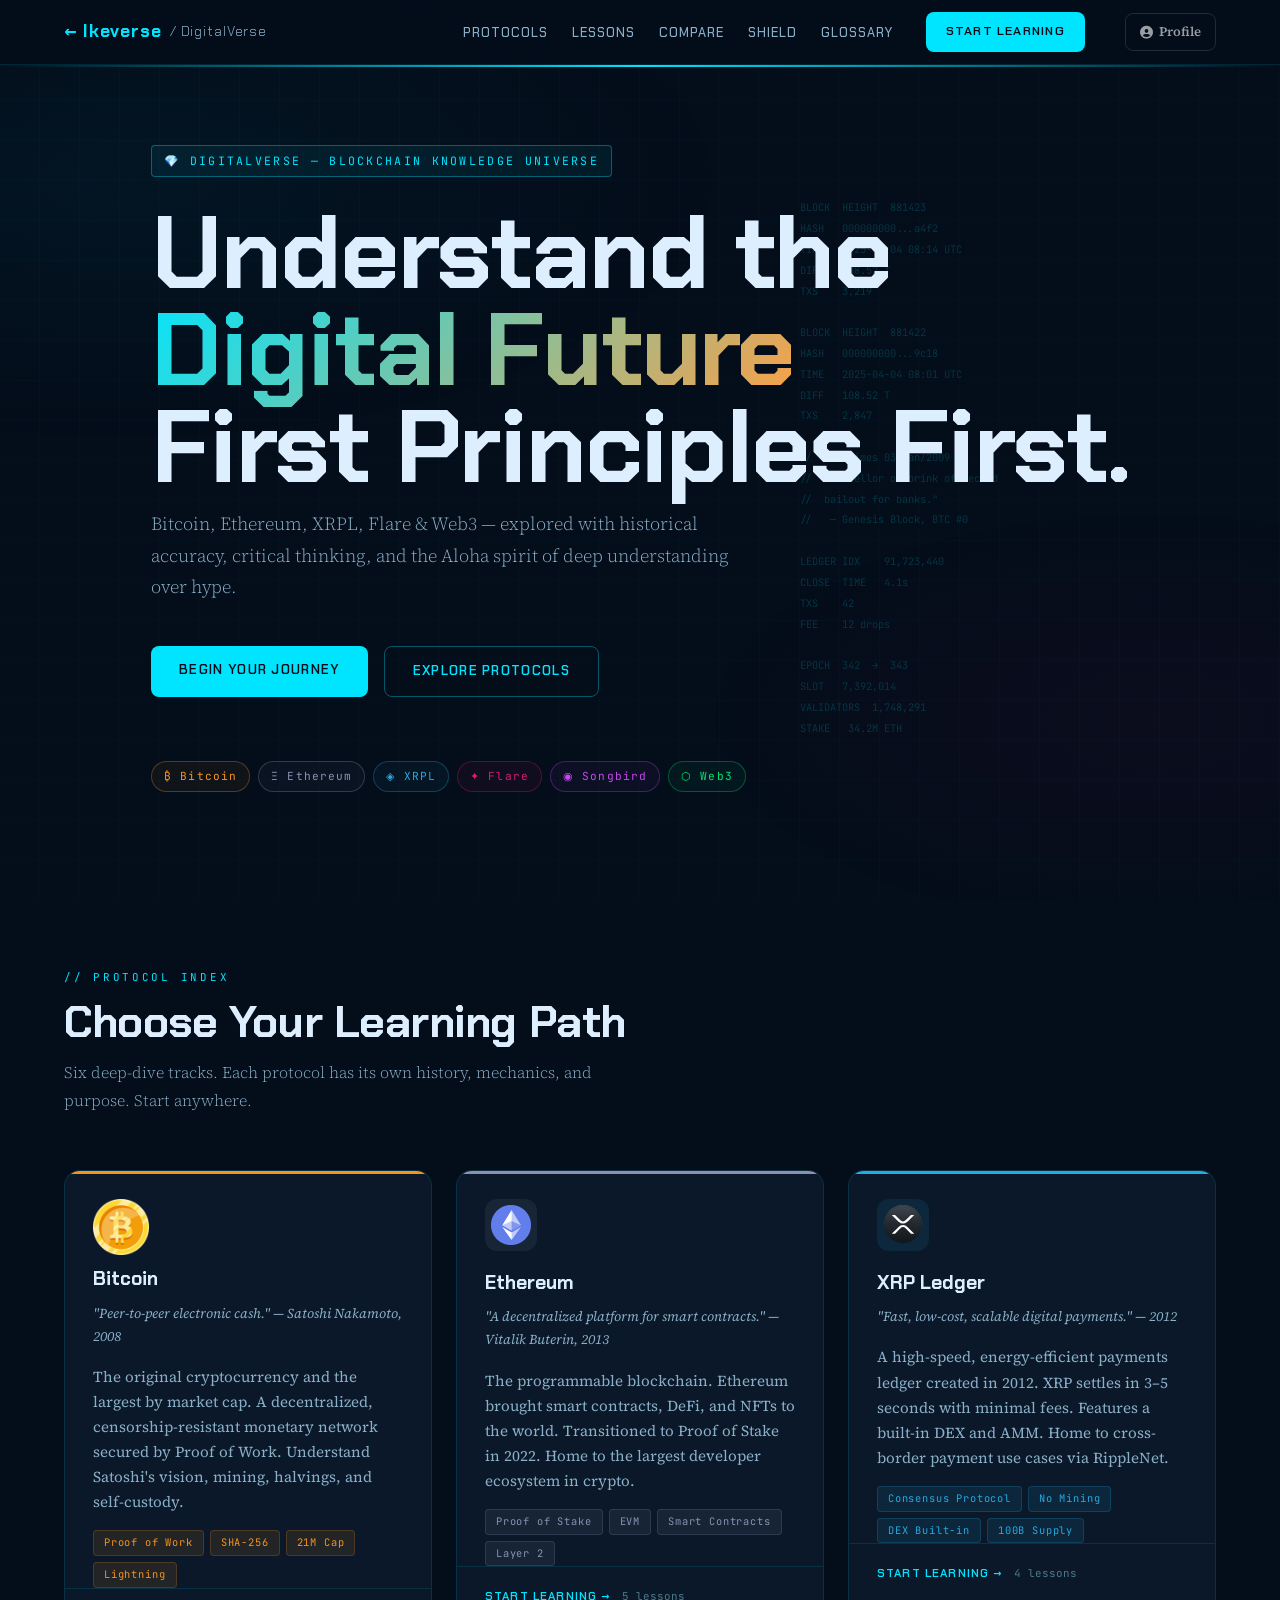
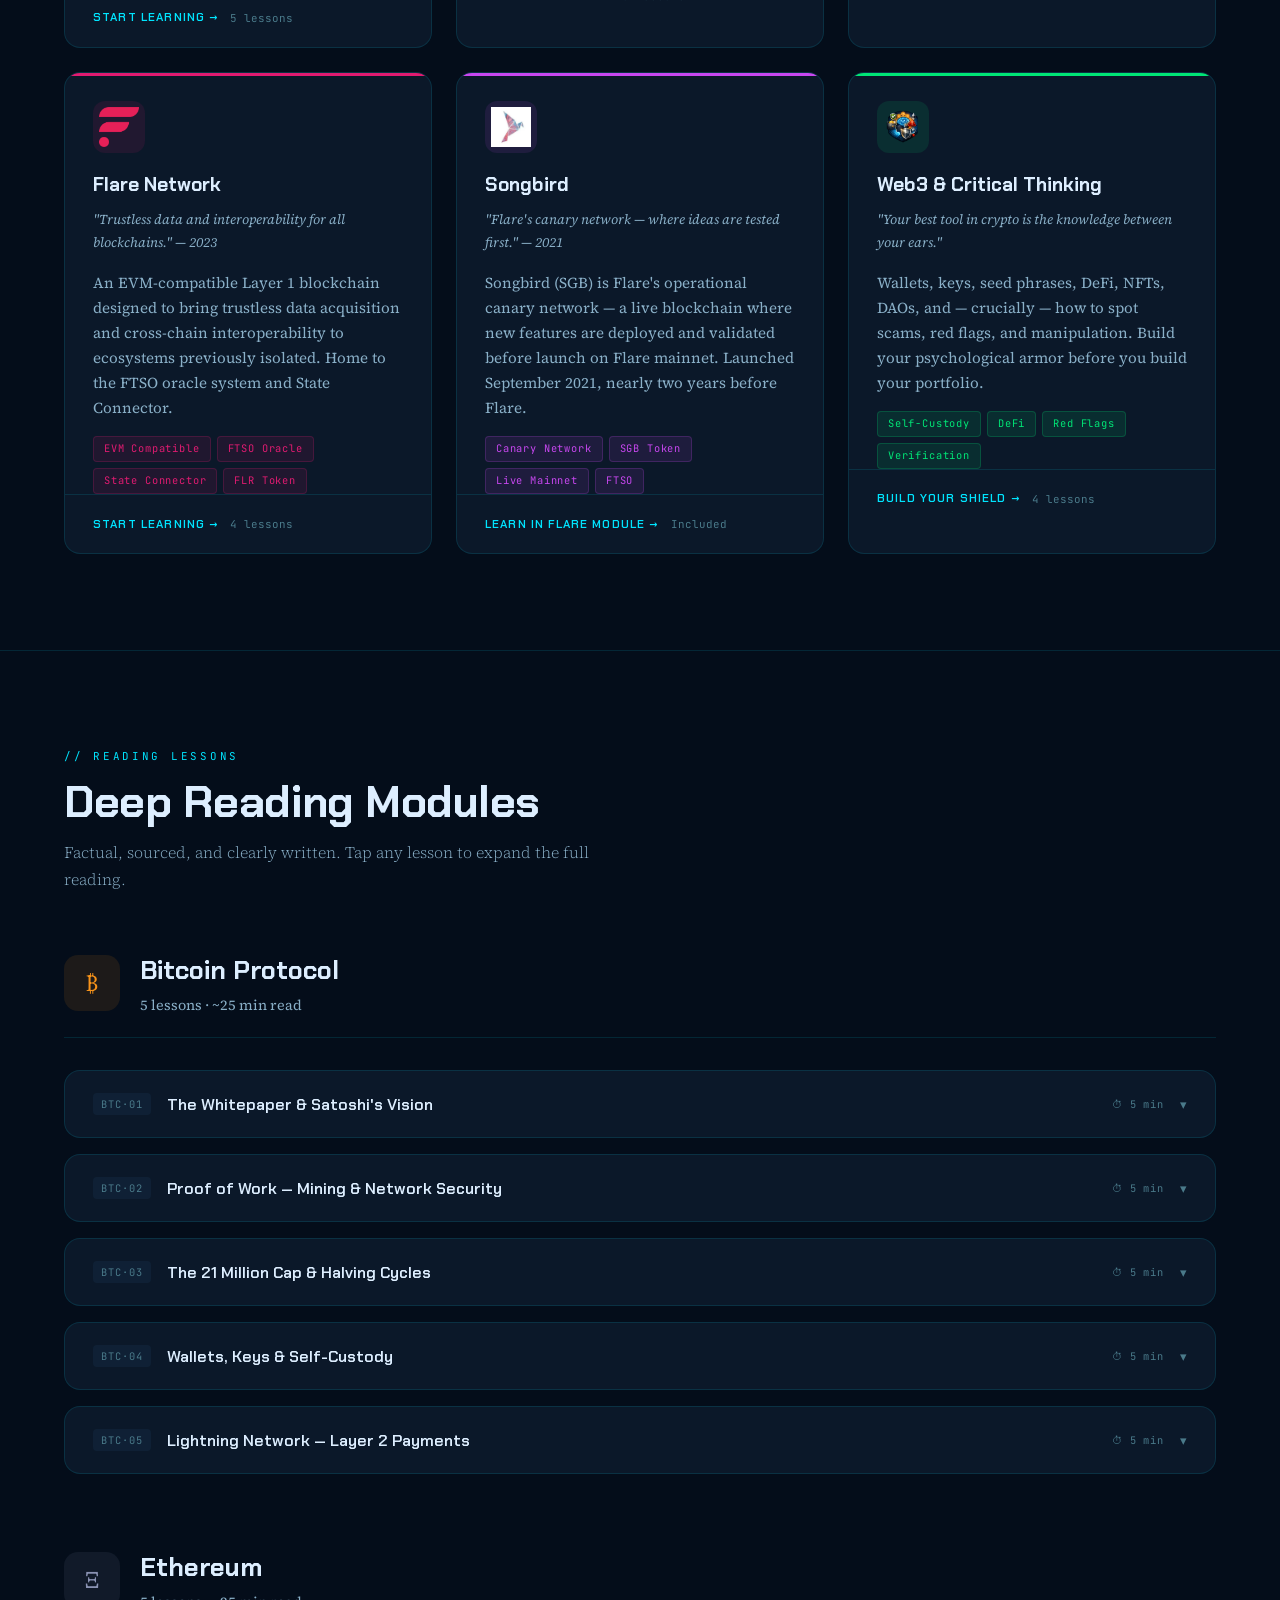
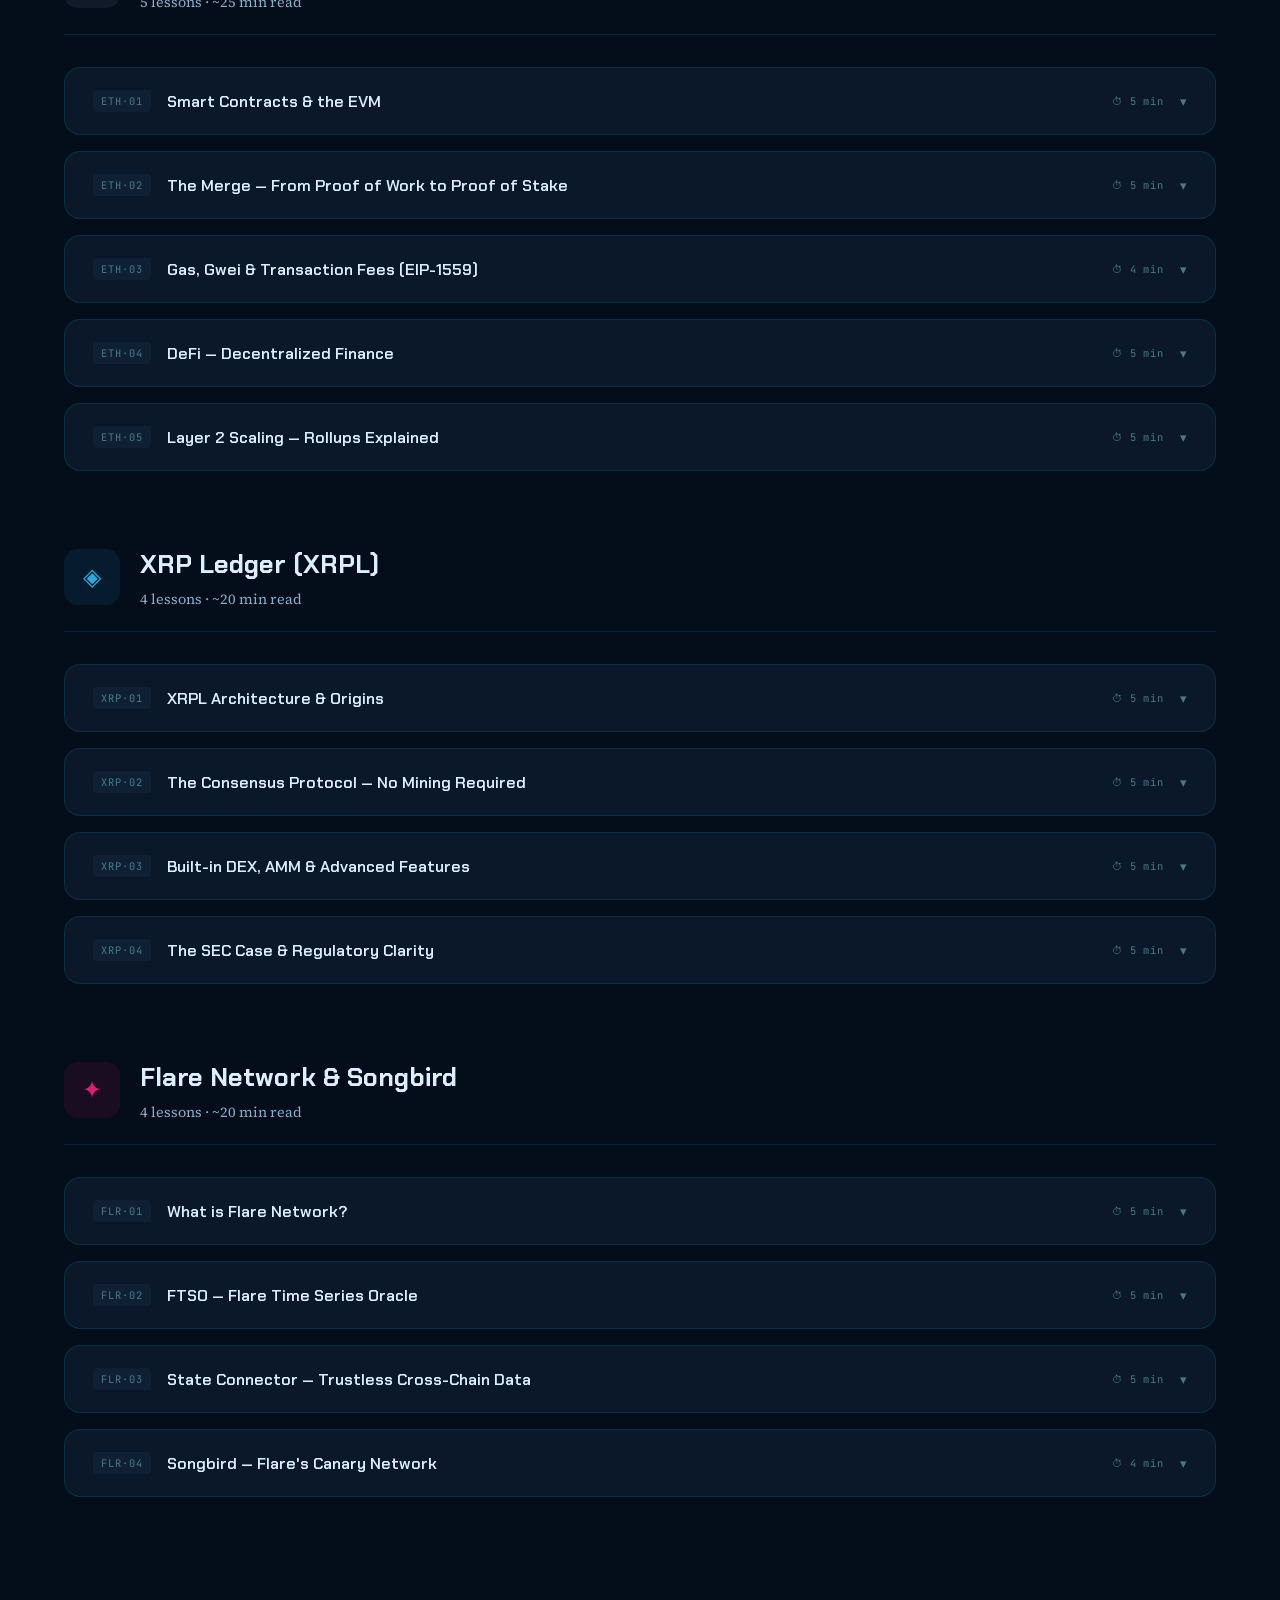
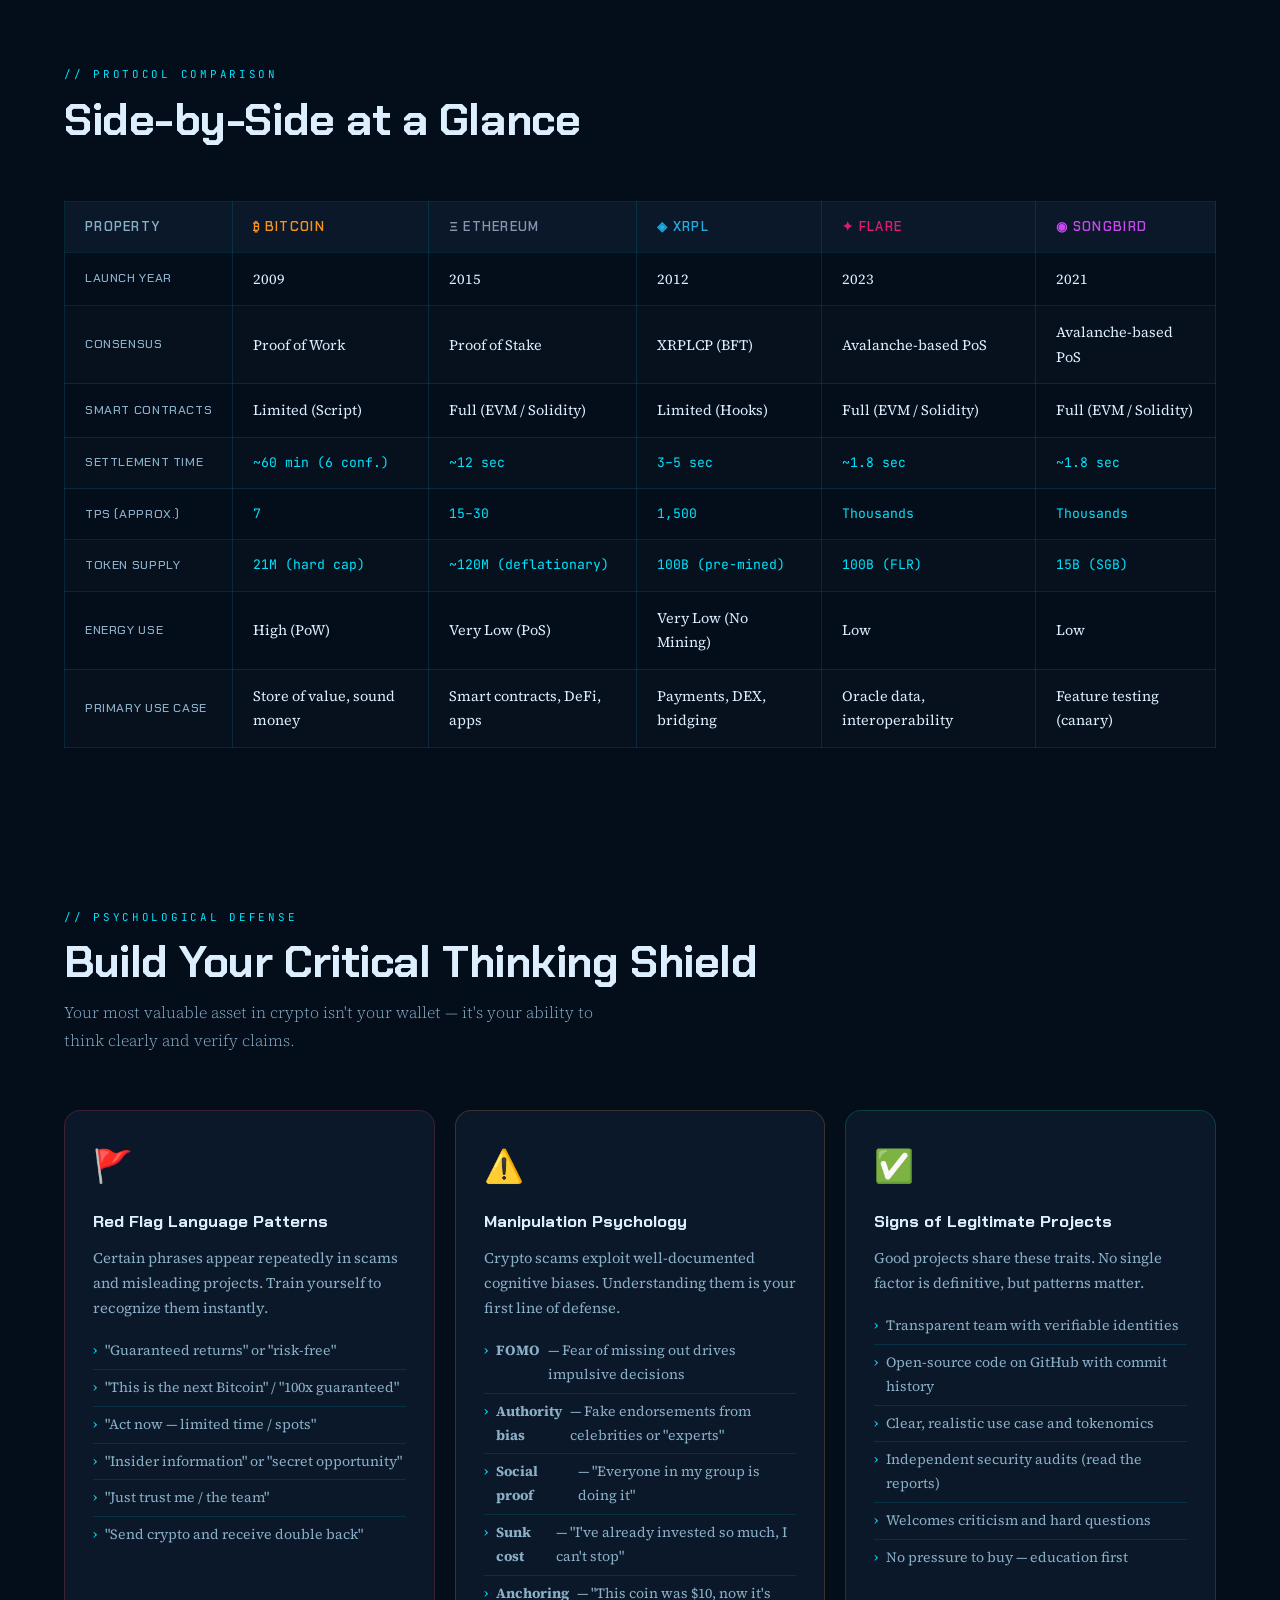
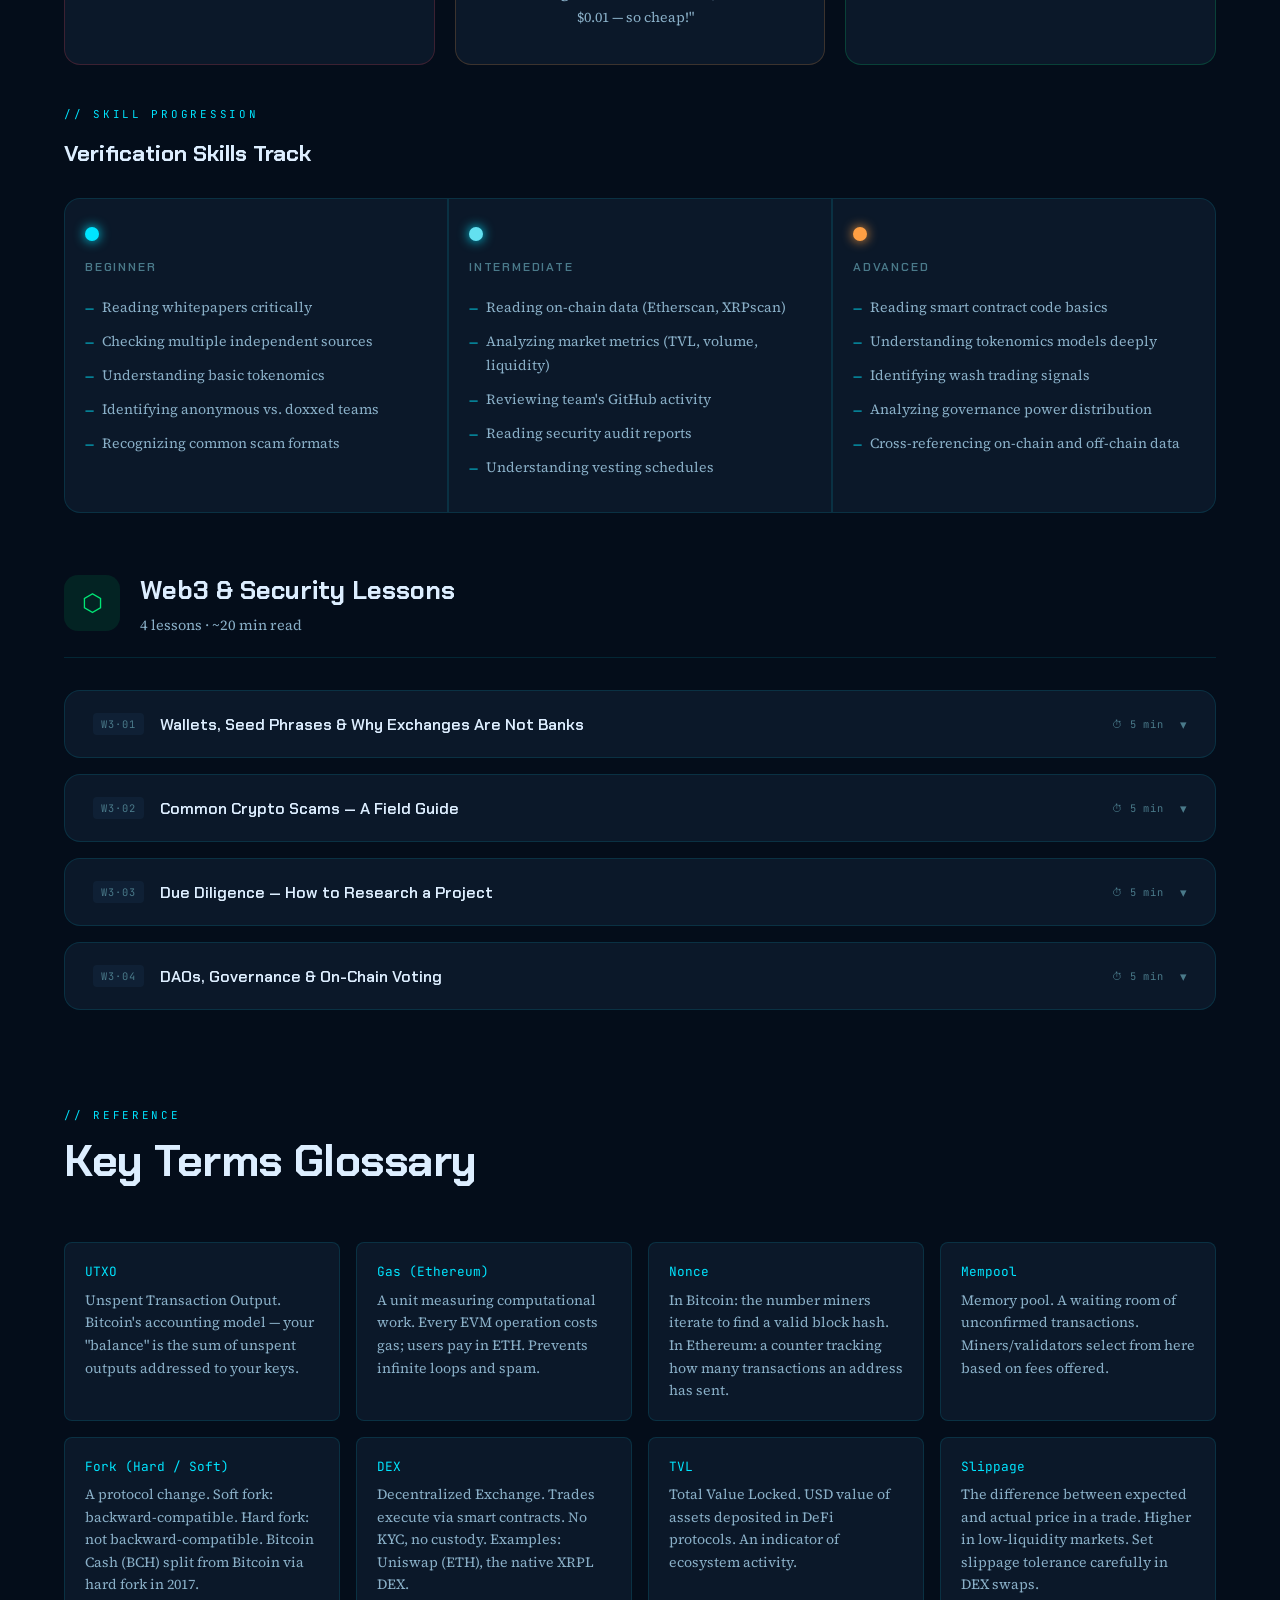
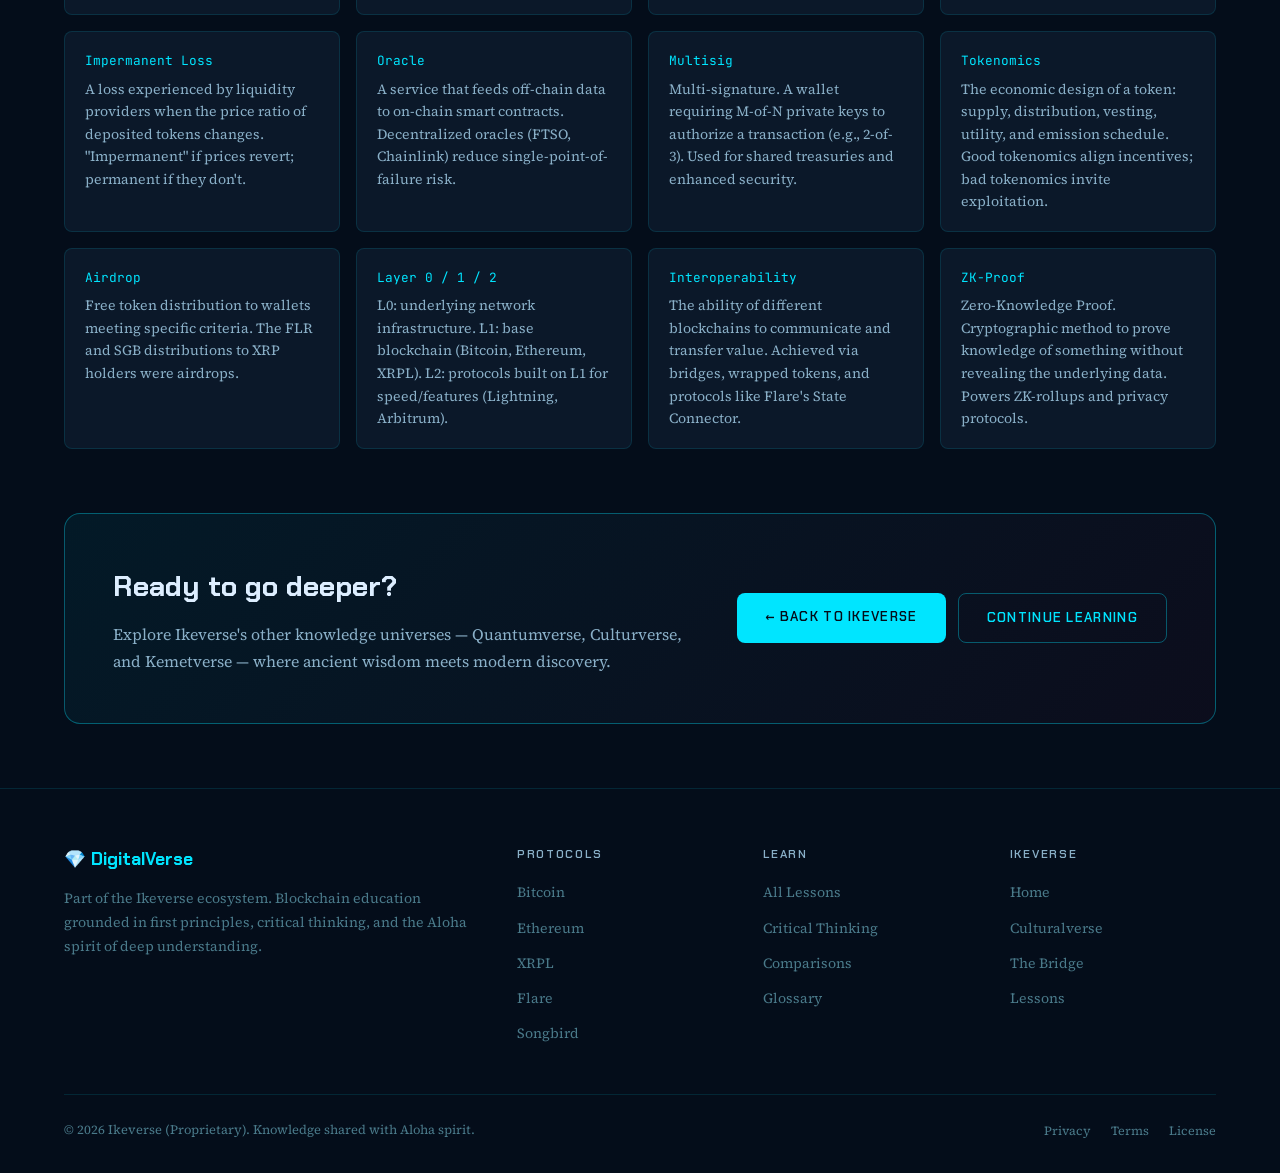
<file: digitalverse/index.html>
<!DOCTYPE html>
<html lang="en">
<head>
  <meta charset="UTF-8" />
  <meta name="viewport" content="width=device-width, initial-scale=1.0" />
  <title>DigitalVerse — Blockchain & Web3 Education | Ikeverse × Pikoverse</title>
  <meta name="description" content="Learn Bitcoin, Ethereum, XRPL, Flare, and Web3 from first principles. Critical thinking, verification skills, and deep reading lessons — built from Hawaiʻi." />
  <meta name="keywords" content="blockchain education, Bitcoin, Ethereum, XRPL, Web3, DeFi, crypto scam prevention, Hawaiʻi, Pikoverse, DigitalVerse, Ikeverse">
  <meta name="author" content="Aloha Mass Productions">
  <meta name="robots" content="index, follow">
  <link rel="canonical" href="https://ikeverse.pikoverse.xyz/digitalverse/index.html">

  <!-- Open Graph -->
  <meta property="og:type"        content="website">
  <meta property="og:url"         content="https://ikeverse.pikoverse.xyz/digitalverse/index.html">
  <meta property="og:title"       content="DigitalVerse — Blockchain & Web3 Education">
  <meta property="og:description" content="Learn Bitcoin, Ethereum, XRPL, Flare, and Web3 from first principles. Built from Hawaiʻi by Aloha Mass Productions.">
  <meta property="og:image"       content="https://pikoverse.xyz/assets/platform-images/pikoverse-og.svg">
  <meta property="og:site_name"   content="Pikoverse / Ikeverse">

  <!-- Twitter -->
  <meta name="twitter:card"        content="summary_large_image">
  <meta name="twitter:title"       content="DigitalVerse — Blockchain & Web3 Education">
  <meta name="twitter:description" content="Learn Bitcoin, Ethereum, XRPL, Flare, and Web3 from first principles.">
  <meta name="twitter:image"       content="https://pikoverse.xyz/assets/platform-images/pikoverse-og.svg">

  <!-- Favicon + theme -->
  <link rel="icon" href="https://pikoverse.xyz/assets/platform-images/pikoverse-icon.png" type="image/png">
  <meta name="theme-color" content="#54d1ff">

  <!-- Structured Data -->
  <script type="application/ld+json">
  {
    "@context": "https://schema.org",
    "@type": "Course",
    "name": "DigitalVerse — Blockchain Knowledge Universe",
    "description": "Learn Bitcoin, Ethereum, XRPL, Flare, and Web3 from first principles with critical thinking and scam prevention.",
    "provider": { "@type": "Organization", "name": "Aloha Mass Productions", "url": "https://pikoverse.xyz" },
    "url": "https://ikeverse.pikoverse.xyz/digitalverse/index.html",
    "educationalLevel": "Beginner to Advanced",
    "teaches": ["Bitcoin", "Ethereum", "XRPL", "DeFi", "Web3 Security", "Blockchain Forensics"],
    "inLanguage": "en",
    "isPartOf": { "@type": "WebSite", "name": "Ikeverse", "url": "https://ikeverse.pikoverse.xyz" }
  }
  </script>

  <link href="https://fonts.googleapis.com/css2?family=Chakra+Petch:wght@300;400;500;600;700&family=Source+Serif+4:ital,wght@0,300;0,400;0,600;1,400&family=JetBrains+Mono:wght@400;500&display=swap" rel="stylesheet" />
  <link rel="stylesheet" href="digitalverse.css" />
</head>
<body>

  <!-- Reading progress bar -->
  <div class="progress-bar" aria-hidden="true">
    <div class="progress-bar__fill" id="progressFill"></div>
  </div>

  <!-- ────────── NAV ────────── -->
  <nav class="nav">
    <div class="nav__inner">
      <a class="nav__logo" href="../index.html">
        ← Ikeverse <span>/ DigitalVerse</span>
      </a>
      <ul class="nav__links">
        <li><a href="#protocols">Protocols</a></li>
        <li><a href="#lessons">Lessons</a></li>
        <li><a href="#compare">Compare</a></li>
        <li><a href="#critical-thinking">Shield</a></li>
        <li><a href="#glossary">Glossary</a></li>
      </ul>
      <a class="nav__cta" href="#lessons">Start Learning</a>
      <a class="nav__profile-link" href="https://pikoverse.xyz/profile.html" title="My Pikoverse Profile"
         style="display:inline-flex;align-items:center;gap:6px;padding:7px 14px;border-radius:8px;font-size:13px;font-weight:600;color:rgba(255,255,255,.6);border:1px solid rgba(255,255,255,.12);margin-left:8px;transition:color .18s,border-color .18s;text-decoration:none;">
        <i class="fas fa-circle-user"></i> Profile
      </a>
    </div>
  </nav>

  <!-- ────────── HERO ────────── -->
  <section class="hero">
    <div class="container">
      <div class="hero__kicker">💎 Digitalverse — Blockchain Knowledge Universe</div>
      <h1 class="hero__title">
        Understand the<br>
        <em>Digital Future</em><br>
        First Principles First.
      </h1>
      <p class="hero__sub">
        Bitcoin, Ethereum, XRPL, Flare & Web3 — explored with historical accuracy, critical thinking, and the Aloha spirit of deep understanding over hype.
      </p>
      <div class="hero__actions">
        <a class="btn btn--primary" href="#lessons">Begin Your Journey</a>
        <a class="btn btn--ghost" href="#protocols">Explore Protocols</a>
      </div>
      <div class="hero__protocols">
        <span class="protocol-pill btc">₿ Bitcoin</span>
        <span class="protocol-pill eth">Ξ Ethereum</span>
        <span class="protocol-pill xrp">◈ XRPL</span>
        <span class="protocol-pill flr">✦ Flare</span>
        <span class="protocol-pill sgb">◉ Songbird</span>
        <span class="protocol-pill web3">⬡ Web3</span>
      </div>
    </div>
    <div class="hero__deco" aria-hidden="true">BLOCK  HEIGHT  881423
HASH   000000000...a4f2
TIME   2025-04-04 08:14 UTC
DIFF   108.52 T
TXS    3,219

BLOCK  HEIGHT  881422
HASH   000000000...9c18
TIME   2025-04-04 08:01 UTC
DIFF   108.52 T
TXS    2,847

// "The Times 03/Jan/2009
//  Chancellor on brink of second
//  bailout for banks."
//   — Genesis Block, BTC #0

LEDGER IDX    91,723,440
CLOSE  TIME   4.1s
TXS    42
FEE    12 drops

EPOCH  342  →  343
SLOT   7,392,014
VALIDATORS  1,748,291
STAKE   34.2M ETH</div>
    <div class="hero__scanner" aria-hidden="true"></div>
  </section>

  <!-- ────────── PROTOCOL OVERVIEW ────────── -->
  <section class="section" id="protocols">
    <div class="container">
      <div class="section-header">
        <span class="section-header__tag">// Protocol Index</span>
        <h2 class="section-header__title">Choose Your Learning Path</h2>
        <p class="section-header__desc">Six deep-dive tracks. Each protocol has its own history, mechanics, and purpose. Start anywhere.</p>
      </div>

      <div class="proto-grid">

        <div class="card proto-card btc">
          <div class="card__header">
            <div class="eco-popup__icon eco-popup__icon--digital"><img src="/digitalverse/images/BTC.png" alt="Digitalverse icon" style="width:56px;height:56px;object-fit:contain;position:relative;z-index:2;"></div>
            <div class="proto-card__name">Bitcoin</div>
            <div class="proto-card__tagline">"Peer-to-peer electronic cash." — Satoshi Nakamoto, 2008</div>
            <p class="proto-card__desc">The original cryptocurrency and the largest by market cap. A decentralized, censorship-resistant monetary network secured by Proof of Work. Understand Satoshi's vision, mining, halvings, and self-custody.</p>
            <div class="chip-row">
              <span class="chip btc">Proof of Work</span>
              <span class="chip btc">SHA-256</span>
              <span class="chip btc">21M Cap</span>
              <span class="chip btc">Lightning</span>
            </div>
          </div>
          <div class="card__footer">
            <button class="lessons-btn" onclick="scrollToId('module-btc')">Start Learning →</button>
            <span class="lessons-count">5 lessons</span>
          </div>
        </div>

        <div class="card proto-card eth">
          <div class="card__header">
            <div class="proto-card__icon"><img src="/digitalverse/images/eth.png" alt="Ethereum icon" style="width:40px;height:40px;object-fit:contain;"></div>
            <div class="proto-card__name">Ethereum</div>
            <div class="proto-card__tagline">"A decentralized platform for smart contracts." — Vitalik Buterin, 2013</div>
            <p class="proto-card__desc">The programmable blockchain. Ethereum brought smart contracts, DeFi, and NFTs to the world. Transitioned to Proof of Stake in 2022. Home to the largest developer ecosystem in crypto.</p>
            <div class="chip-row">
              <span class="chip eth">Proof of Stake</span>
              <span class="chip eth">EVM</span>
              <span class="chip eth">Smart Contracts</span>
              <span class="chip eth">Layer 2</span>
            </div>
          </div>
          <div class="card__footer">
            <button class="lessons-btn" onclick="scrollToId('module-eth')">Start Learning →</button>
            <span class="lessons-count">5 lessons</span>
          </div>
        </div>

        <div class="card proto-card xrp">
          <div class="card__header">
            <div class="proto-card__icon"><img src="/digitalverse/images/xrp.svg" alt="XRPL icon" style="width:40px;height:40px;object-fit:contain;"></div>
            <div class="proto-card__name">XRP Ledger</div>
            <div class="proto-card__tagline">"Fast, low-cost, scalable digital payments." — 2012</div>
            <p class="proto-card__desc">A high-speed, energy-efficient payments ledger created in 2012. XRP settles in 3–5 seconds with minimal fees. Features a built-in DEX and AMM. Home to cross-border payment use cases via RippleNet.</p>
            <div class="chip-row">
              <span class="chip xrp">Consensus Protocol</span>
              <span class="chip xrp">No Mining</span>
              <span class="chip xrp">DEX Built-in</span>
              <span class="chip xrp">100B Supply</span>
            </div>
          </div>
          <div class="card__footer">
            <button class="lessons-btn" onclick="scrollToId('module-xrp')">Start Learning →</button>
            <span class="lessons-count">4 lessons</span>
          </div>
        </div>

        <div class="card proto-card flr">
          <div class="card__header">
            <div class="proto-card__icon"><img src="/digitalverse/images/flare-flr-logo.png" alt="Flare icon" style="width:40px;height:40px;object-fit:contain;"></div>
            <div class="proto-card__name">Flare Network</div>
            <div class="proto-card__tagline">"Trustless data and interoperability for all blockchains." — 2023</div>
            <p class="proto-card__desc">An EVM-compatible Layer 1 blockchain designed to bring trustless data acquisition and cross-chain interoperability to ecosystems previously isolated. Home to the FTSO oracle system and State Connector.</p>
            <div class="chip-row">
              <span class="chip flr">EVM Compatible</span>
              <span class="chip flr">FTSO Oracle</span>
              <span class="chip flr">State Connector</span>
              <span class="chip flr">FLR Token</span>
            </div>
          </div>
          <div class="card__footer">
            <button class="lessons-btn" onclick="scrollToId('module-flr')">Start Learning →</button>
            <span class="lessons-count">4 lessons</span>
          </div>
        </div>

        <div class="card proto-card sgb">
          <div class="card__header">
            <div class="proto-card__icon"><img src="/digitalverse/images/songbird.jpg" alt="Songbird icon" style="width:40px;height:40px;object-fit:contain;"></div>
            <div class="proto-card__name">Songbird</div>
            <div class="proto-card__tagline">"Flare's canary network — where ideas are tested first." — 2021</div>
            <p class="proto-card__desc">Songbird (SGB) is Flare's operational canary network — a live blockchain where new features are deployed and validated before launch on Flare mainnet. Launched September 2021, nearly two years before Flare.</p>
            <div class="chip-row">
              <span class="chip sgb">Canary Network</span>
              <span class="chip sgb">SGB Token</span>
              <span class="chip sgb">Live Mainnet</span>
              <span class="chip sgb">FTSO</span>
            </div>
          </div>
          <div class="card__footer">
            <button class="lessons-btn" onclick="scrollToId('module-flr')">Learn in Flare Module →</button>
            <span class="lessons-count">Included</span>
          </div>
        </div>

        <div class="card proto-card web3">
          <div class="card__header">
            <div class="proto-card__icon"><img src="/digitalverse/images/wb3-security.png" alt="Web3 security icon" style="width:40px;height:40px;object-fit:contain;"></div>
            <div class="proto-card__name">Web3 & Critical Thinking</div>
            <div class="proto-card__tagline">"Your best tool in crypto is the knowledge between your ears."</div>
            <p class="proto-card__desc">Wallets, keys, seed phrases, DeFi, NFTs, DAOs, and — crucially — how to spot scams, red flags, and manipulation. Build your psychological armor before you build your portfolio.</p>
            <div class="chip-row">
              <span class="chip green">Self-Custody</span>
              <span class="chip green">DeFi</span>
              <span class="chip green">Red Flags</span>
              <span class="chip green">Verification</span>
            </div>
          </div>
          <div class="card__footer">
            <button class="lessons-btn" onclick="scrollToId('critical-thinking')">Build Your Shield →</button>
            <span class="lessons-count">4 lessons</span>
          </div>
        </div>

      </div>
    </div>
  </section>

  <!-- ────────── DEEP LESSONS ────────── -->
  <section class="lesson-section section" id="lessons">
    <div class="container">
      <div class="section-header">
        <span class="section-header__tag">// Reading Lessons</span>
        <h2 class="section-header__title">Deep Reading Modules</h2>
        <p class="section-header__desc">Factual, sourced, and clearly written. Tap any lesson to expand the full reading.</p>
      </div>

      <!-- ══ MODULE 1: BITCOIN ══ -->
      <div class="lesson-module" id="module-btc">
        <div class="lesson-module__header">
          <div class="lesson-module__icon" style="background:rgba(247,147,26,0.1);color:var(--btc);">₿</div>
          <div>
            <div class="lesson-module__title">Bitcoin Protocol</div>
            <div class="lesson-module__subtitle">5 lessons · ~25 min read</div>
          </div>
        </div>
        <div class="lessons-list">

          <div class="lesson-item" id="l-btc-1">
            <button class="lesson-item__trigger" onclick="toggleLesson('l-btc-1')">
              <span class="lesson-item__num">BTC·01</span>
              <span class="lesson-item__label">The Whitepaper & Satoshi's Vision</span>
              <span class="lesson-item__meta read-badge">⏱ 5 min</span>
              <span class="lesson-item__chevron">▾</span>
            </button>
            <div class="lesson-item__body">
              <div class="lesson-content">
                <p>On <strong>October 31, 2008</strong> — in the depths of a global financial crisis — an anonymous entity using the name <strong>Satoshi Nakamoto</strong> sent a nine-page PDF to a cryptography mailing list. The title: <em>"Bitcoin: A Peer-to-Peer Electronic Cash System."</em> It proposed something radical: a way to send value between two parties on the internet without needing a bank, payment processor, or any trusted third party whatsoever.</p>
                <div class="callout">
                  The very first block of the Bitcoin blockchain — the Genesis Block, mined January 3, 2009 — contained an embedded message: <strong>"The Times 03/Jan/2009 Chancellor on brink of second bailout for banks."</strong> This was a real newspaper headline, chosen deliberately as both a timestamp and a statement of purpose.
                </div>
                <h4>The Core Problem Satoshi Solved</h4>
                <p>Before Bitcoin, all digital payment systems required a central authority (a bank or company) to prevent <strong>double-spending</strong> — the ability to send the same digital money to two people simultaneously. A digital file can be copied; physical cash cannot. Satoshi solved this by creating a <strong>shared public ledger</strong> (the blockchain) maintained by thousands of computers worldwide, so no single party controls it.</p>
                <h4>Key Innovations in the Whitepaper</h4>
                <ul>
                  <li><strong>Blockchain</strong> — transactions are grouped into blocks, each cryptographically linked to the one before it. Altering any block invalidates every block after it.</li>
                  <li><strong>Proof of Work</strong> — computers compete to solve a mathematical puzzle. The winner adds the next block and earns newly minted Bitcoin. This "work" makes attacks financially ruinous.</li>
                  <li><strong>Decentralization</strong> — no company, government, or individual controls Bitcoin. It runs on a network of tens of thousands of independent nodes globally.</li>
                  <li><strong>Pseudonymity</strong> — transactions are public but linked to addresses (long strings of characters), not legal identities.</li>
                </ul>
                <h4>Satoshi's Disappearance</h4>
                <p>Satoshi corresponded publicly until late 2010, then handed off development and disappeared entirely. Their true identity remains unknown. They are believed to hold roughly <strong>1 million BTC</strong> in early mined coins — coins that have never moved.</p>
                <div class="callout success">
                  The whitepaper is publicly available and highly readable: <strong>bitcoin.org/bitcoin.pdf</strong> — reading it is one of the most valuable hours you can spend in this space.
                </div>
              </div>
            </div>
          </div>

          <div class="lesson-item" id="l-btc-2">
            <button class="lesson-item__trigger" onclick="toggleLesson('l-btc-2')">
              <span class="lesson-item__num">BTC·02</span>
              <span class="lesson-item__label">Proof of Work — Mining & Network Security</span>
              <span class="lesson-item__meta read-badge">⏱ 5 min</span>
              <span class="lesson-item__chevron">▾</span>
            </button>
            <div class="lesson-item__body">
              <div class="lesson-content">
                <p>Bitcoin's security comes from a mechanism called <strong>Proof of Work (PoW)</strong>. Miners — computers running specialized hardware — compete to find a number (called a <em>nonce</em>) that, when combined with the block's data and hashed using <strong>SHA-256</strong>, produces an output below a specific target. This is computationally expensive but trivially easy to verify.</p>
                <h4>SHA-256: The Engine</h4>
                <p>SHA-256 is a cryptographic hash function. Feed it any data, and it outputs a fixed 256-bit string. The same input always produces the same output, but changing even one character produces a completely different result — and it's computationally infeasible to reverse. Bitcoin uses it twice (SHA-256d) for added security.</p>
                <div class="fact-block">
                  <div class="fact-item"><div class="fact-item__val">~10 min</div><div class="fact-item__key">Avg Block Time</div></div>
                  <div class="fact-item"><div class="fact-item__val">108+ T</div><div class="fact-item__key">Difficulty (2025)</div></div>
                  <div class="fact-item"><div class="fact-item__val">700+ EH/s</div><div class="fact-item__key">Network Hashrate</div></div>
                  <div class="fact-item"><div class="fact-item__val">2,016</div><div class="fact-item__key">Blocks per Adjustment</div></div>
                </div>
                <h4>Difficulty Adjustment</h4>
                <p>Every 2,016 blocks (~2 weeks), the Bitcoin network automatically adjusts the mining difficulty so that blocks continue to arrive approximately every 10 minutes — regardless of whether more or fewer miners join the network. This self-regulating mechanism is one of Bitcoin's most elegant designs.</p>
                <h4>The 51% Attack</h4>
                <p>For an attacker to rewrite Bitcoin's history, they would need to control more than 50% of the entire network's computational power — while simultaneously outpacing all honest miners. At Bitcoin's current scale (hundreds of exahashes per second), this would require billions of dollars of specialized hardware and energy, making it economically irrational even for nation-states.</p>
                <div class="callout warning">
                  <strong>Energy debate:</strong> Bitcoin does consume substantial electricity. However, miners increasingly use stranded or renewable energy. The energy usage secures $1+ trillion in value and replaces energy-intensive traditional banking infrastructure.
                </div>
              </div>
            </div>
          </div>

          <div class="lesson-item" id="l-btc-3">
            <button class="lesson-item__trigger" onclick="toggleLesson('l-btc-3')">
              <span class="lesson-item__num">BTC·03</span>
              <span class="lesson-item__label">The 21 Million Cap & Halving Cycles</span>
              <span class="lesson-item__meta read-badge">⏱ 5 min</span>
              <span class="lesson-item__chevron">▾</span>
            </button>
            <div class="lesson-item__body">
              <div class="lesson-content">
                <p>Bitcoin has a <strong>hard cap of 21 million coins</strong>. This number is encoded into the software and enforced by every node on the network. No authority can change it without a majority of the network agreeing — and there is virtually no appetite to do so. This scarcity is fundamental to Bitcoin's monetary policy and is what leads many to call it "digital gold."</p>
                <h4>How New Bitcoin is Created</h4>
                <p>New Bitcoin enters circulation only one way: as a <strong>block reward</strong> paid to the winning miner. When Satoshi mined the Genesis Block in January 2009, the reward was <strong>50 BTC</strong> per block. The protocol dictates that this reward is cut in half every <strong>210,000 blocks</strong>, which occurs approximately every four years.</p>
                <div class="fact-block">
                  <div class="fact-item"><div class="fact-item__val">50 BTC</div><div class="fact-item__key">2009 Reward</div></div>
                  <div class="fact-item"><div class="fact-item__val">25 BTC</div><div class="fact-item__key">2012 Halving</div></div>
                  <div class="fact-item"><div class="fact-item__val">12.5 BTC</div><div class="fact-item__key">2016 Halving</div></div>
                  <div class="fact-item"><div class="fact-item__val">6.25 BTC</div><div class="fact-item__key">2020 Halving</div></div>
                  <div class="fact-item"><div class="fact-item__val">3.125 BTC</div><div class="fact-item__key">April 2024 Halving</div></div>
                </div>
                <h4>The April 2024 Halving</h4>
                <p>The most recent Bitcoin halving occurred at block <strong>840,000</strong> on April 19–20, 2024. The block reward dropped from 6.25 BTC to <strong>3.125 BTC</strong>. This is the fourth halving in Bitcoin's history. The next halving is projected around <strong>2028</strong>, when the reward will drop to 1.5625 BTC.</p>
                <h4>When Will the Last Bitcoin be Mined?</h4>
                <p>Due to the halving schedule, the last of the ~21 million Bitcoin will be mined around the year <strong>2140</strong>. After that, miners will be compensated entirely by <strong>transaction fees</strong> — ensuring economic incentive to secure the network continues indefinitely.</p>
                <div class="callout">
                  As of 2025, approximately <strong>19.85 million BTC</strong> have been mined. This means roughly <strong>1.15 million BTC</strong> remain to be produced over the next 115+ years. The issuance schedule is precisely known — something no central bank currency can claim.
                </div>
              </div>
            </div>
          </div>

          <div class="lesson-item" id="l-btc-4">
            <button class="lesson-item__trigger" onclick="toggleLesson('l-btc-4')">
              <span class="lesson-item__num">BTC·04</span>
              <span class="lesson-item__label">Wallets, Keys & Self-Custody</span>
              <span class="lesson-item__meta read-badge">⏱ 5 min</span>
              <span class="lesson-item__chevron">▾</span>
            </button>
            <div class="lesson-item__body">
              <div class="lesson-content">
                <p>One of Bitcoin's most powerful — and most misunderstood — aspects is ownership. When you "own" Bitcoin, you don't own a coin. You own a <strong>private key</strong>: a secret number that proves you have the right to spend the Bitcoin at a specific address. <em>"Not your keys, not your coins"</em> is the most important phrase in crypto.</p>
                <h4>Public Key vs. Private Key</h4>
                <ul>
                  <li><strong>Private Key</strong> — A randomly generated 256-bit number. Think of it as your password. Never share it. Whoever has it controls the funds.</li>
                  <li><strong>Public Key</strong> — Derived mathematically from the private key using <strong>Elliptic Curve Cryptography (secp256k1)</strong>. It can be shared freely.</li>
                  <li><strong>Bitcoin Address</strong> — A hash of the public key. Addresses starting with "1" are legacy; "3" are SegWit; "bc1" are native SegWit (Bech32).</li>
                </ul>
                <h4>Seed Phrases (BIP-39)</h4>
                <p>Modern wallets generate a <strong>seed phrase</strong> — a list of 12 or 24 common English words — that encodes your master private key. From this one phrase, all your addresses and keys can be mathematically recovered. <strong>Write it down on paper. Store it safely. Never photograph it or type it into any website.</strong></p>
                <h4>Types of Wallets</h4>
                <ul>
                  <li><strong>Hardware wallets</strong> (Ledger, Trezor) — private keys stored offline. Most secure for significant holdings.</li>
                  <li><strong>Software wallets</strong> (Sparrow, BlueWallet) — on your device. Convenient but exposed if your device is compromised.</li>
                  <li><strong>Custodial wallets</strong> (exchanges) — the exchange holds your keys. Convenient but you are trusting a third party. Not self-custody.</li>
                </ul>
                <div class="callout danger">
                  <strong>Never:</strong> enter your seed phrase into any website, app, or form that asks for it. No legitimate wallet recovery service exists. This is always a phishing scam.
                </div>
              </div>
            </div>
          </div>

          <div class="lesson-item" id="l-btc-5">
            <button class="lesson-item__trigger" onclick="toggleLesson('l-btc-5')">
              <span class="lesson-item__num">BTC·05</span>
              <span class="lesson-item__label">Lightning Network — Layer 2 Payments</span>
              <span class="lesson-item__meta read-badge">⏱ 5 min</span>
              <span class="lesson-item__chevron">▾</span>
            </button>
            <div class="lesson-item__body">
              <div class="lesson-content">
                <p>Bitcoin's base layer processes roughly <strong>7 transactions per second</strong> — deliberately slow to prioritize security and decentralization. The <strong>Lightning Network</strong> is a Layer 2 payment protocol built on top of Bitcoin that enables near-instant, near-free transactions by moving most activity off-chain.</p>
                <h4>How Lightning Works</h4>
                <p>Two parties open a <strong>payment channel</strong> by locking some Bitcoin into a multi-signature on-chain transaction. They can then send value back and forth instantly — updating a shared balance sheet — without broadcasting each transaction to the main chain. When they close the channel, the final balance settles on-chain in one transaction.</p>
                <h4>Routing Payments</h4>
                <p>You don't need a direct channel with everyone. Lightning routes payments through a network of interconnected channels. If Alice has a channel with Bob, and Bob has one with Carol, Alice can pay Carol — with Bob acting as a routing node and earning a small fee for the service.</p>
                <div class="fact-block">
                  <div class="fact-item"><div class="fact-item__val">&lt;1 sec</div><div class="fact-item__key">Settlement Time</div></div>
                  <div class="fact-item"><div class="fact-item__val">&lt;1 sat</div><div class="fact-item__key">Typical Fee</div></div>
                  <div class="fact-item"><div class="fact-item__val">1 sat</div><div class="fact-item__key">= 0.00000001 BTC</div></div>
                  <div class="fact-item"><div class="fact-item__val">Global</div><div class="fact-item__key">Network Reach</div></div>
                </div>
                <h4>Real-World Use</h4>
                <p>Lightning is active and functional. It's used for micropayments, streaming satoshis for content, international remittances, and powering the Bitcoin circular economy. Apps like <strong>Strike, Wallet of Satoshi, Phoenix</strong>, and <strong>Breez</strong> make it accessible to non-technical users. El Salvador adopted Bitcoin as legal tender in September 2021 and built national payment infrastructure on Lightning.</p>
              </div>
            </div>
          </div>

        </div>
      </div><!-- /module btc -->

      <!-- ══ MODULE 2: ETHEREUM ══ -->
      <div class="lesson-module" id="module-eth">
        <div class="lesson-module__header">
          <div class="lesson-module__icon" style="background:rgba(138,146,178,0.1);color:var(--eth);">Ξ</div>
          <div>
            <div class="lesson-module__title">Ethereum</div>
            <div class="lesson-module__subtitle">5 lessons · ~25 min read</div>
          </div>
        </div>
        <div class="lessons-list">

          <div class="lesson-item" id="l-eth-1">
            <button class="lesson-item__trigger" onclick="toggleLesson('l-eth-1')">
              <span class="lesson-item__num">ETH·01</span>
              <span class="lesson-item__label">Smart Contracts & the EVM</span>
              <span class="lesson-item__meta read-badge">⏱ 5 min</span>
              <span class="lesson-item__chevron">▾</span>
            </button>
            <div class="lesson-item__body">
              <div class="lesson-content">
                <p><strong>Vitalik Buterin</strong> proposed Ethereum in a whitepaper in late 2013, when he was 19 years old. His insight: Bitcoin's scripting language was intentionally limited. What if you built a blockchain with a <strong>Turing-complete</strong> programming language — one capable of running any computable program? Ethereum launched on <strong>July 30, 2015</strong>.</p>
                <h4>Smart Contracts</h4>
                <p>A smart contract is a program stored on the Ethereum blockchain. It executes automatically when specific conditions are met — no middleman required. Once deployed, it runs exactly as coded; no one, not even its creator, can stop it (barring an upgrade mechanism built in).</p>
                <div class="callout">Think of a smart contract like a vending machine: you insert money, select your item, and it executes automatically without a cashier. The code is the law.</div>
                <h4>The Ethereum Virtual Machine (EVM)</h4>
                <p>The EVM is the runtime environment — the "computer" — that executes smart contracts on Ethereum. Every node runs the same EVM, processes the same transactions, and arrives at the same state. This creates a single, shared, <strong>decentralized world computer</strong>.</p>
                <h4>Solidity</h4>
                <p>Ethereum's primary programming language is <strong>Solidity</strong> — a JavaScript/C++-like language designed specifically for writing smart contracts. Developers also use <strong>Vyper</strong>, a Python-inspired alternative emphasizing security and simplicity.</p>
                <h4>ERC Token Standards</h4>
                <ul>
                  <li><strong>ERC-20</strong> — The standard for fungible tokens (e.g., USDC, UNI, LINK).</li>
                  <li><strong>ERC-721</strong> — The standard for non-fungible tokens (NFTs). Each token is unique.</li>
                  <li><strong>ERC-1155</strong> — A multi-token standard for both fungible and non-fungible tokens, commonly used in gaming.</li>
                </ul>
              </div>
            </div>
          </div>

          <div class="lesson-item" id="l-eth-2">
            <button class="lesson-item__trigger" onclick="toggleLesson('l-eth-2')">
              <span class="lesson-item__num">ETH·02</span>
              <span class="lesson-item__label">The Merge — From Proof of Work to Proof of Stake</span>
              <span class="lesson-item__meta read-badge">⏱ 5 min</span>
              <span class="lesson-item__chevron">▾</span>
            </button>
            <div class="lesson-item__body">
              <div class="lesson-content">
                <p>On <strong>September 15, 2022</strong>, Ethereum completed its transition from Proof of Work to <strong>Proof of Stake</strong> in an upgrade known as <em>"The Merge."</em> It was one of the most technically complex events in blockchain history — switching the consensus mechanism of a live, trillion-dollar network while keeping it running.</p>
                <h4>What Changed</h4>
                <p>Under Proof of Work, miners competed using computational power. Under <strong>Proof of Stake (PoS)</strong>, validators are selected to propose and attest to blocks based on the amount of ETH they <strong>stake</strong> (lock up as collateral). Validators must stake a minimum of <strong>32 ETH</strong> to run a full validator node.</p>
                <div class="fact-block">
                  <div class="fact-item"><div class="fact-item__val">~99.95%</div><div class="fact-item__key">Energy Reduction</div></div>
                  <div class="fact-item"><div class="fact-item__val">32 ETH</div><div class="fact-item__key">Min. Validator Stake</div></div>
                  <div class="fact-item"><div class="fact-item__val">~12 sec</div><div class="fact-item__key">Slot Time</div></div>
                  <div class="fact-item"><div class="fact-item__val">34M+ ETH</div><div class="fact-item__key">Total Staked (2025)</div></div>
                </div>
                <h4>Slashing</h4>
                <p>Validators who behave dishonestly — like proposing two conflicting blocks — have a portion of their staked ETH <strong>slashed</strong> (destroyed). This economic penalty replaces the wasted energy of PoW as the deterrent against cheating.</p>
                <h4>Staking Alternatives</h4>
                <p><strong>Liquid staking protocols</strong> like Lido (stETH), Rocket Pool (rETH), and Coinbase (cbETH) allow you to stake any amount and receive a liquid token representing your staked position.</p>
                <div class="callout warning">Liquid staking carries smart contract risk and centralization risk. Lido alone controls over 30% of all staked ETH, which raises decentralization concerns the Ethereum community actively debates.</div>
              </div>
            </div>
          </div>

          <div class="lesson-item" id="l-eth-3">
            <button class="lesson-item__trigger" onclick="toggleLesson('l-eth-3')">
              <span class="lesson-item__num">ETH·03</span>
              <span class="lesson-item__label">Gas, Gwei & Transaction Fees (EIP-1559)</span>
              <span class="lesson-item__meta read-badge">⏱ 4 min</span>
              <span class="lesson-item__chevron">▾</span>
            </button>
            <div class="lesson-item__body">
              <div class="lesson-content">
                <p>Every operation on Ethereum costs computational resources measured in <strong>gas</strong>, denominated in <strong>Gwei</strong> (one billionth of one ETH: <em>1 ETH = 1,000,000,000 Gwei</em>). Gas fees prevent spam and compensate validators for computation.</p>
                <h4>EIP-1559 (August 2021)</h4>
                <p>Under EIP-1559, every transaction has a <strong>base fee</strong> — algorithmically set by the network — that is <strong>burned</strong> (permanently removed from supply). Users can add a <strong>priority fee</strong> (tip) to incentivize faster inclusion.</p>
                <div class="callout">The burning of base fees makes Ethereum deflationary during high-demand periods. More ETH burned than issued = net reduction in supply. Since The Merge, Ethereum has burned millions of ETH.</div>
                <h4>Reading a Gas Price</h4>
                <ul>
                  <li>A standard ETH transfer costs <strong>21,000 gas units</strong></li>
                  <li>At 20 Gwei base fee: 21,000 × 20 Gwei = 420,000 Gwei = <strong>0.00042 ETH</strong></li>
                  <li>Complex DeFi swaps can cost 200,000–500,000+ gas units</li>
                </ul>
                <h4>Layer 2s and Lower Fees</h4>
                <p><strong>Layer 2 networks</strong> (Arbitrum, Optimism, Base, zkSync Era) batch thousands of transactions off-chain and post compressed proofs to Ethereum, reducing costs by 10–100x while inheriting Ethereum's security.</p>
              </div>
            </div>
          </div>

          <div class="lesson-item" id="l-eth-4">
            <button class="lesson-item__trigger" onclick="toggleLesson('l-eth-4')">
              <span class="lesson-item__num">ETH·04</span>
              <span class="lesson-item__label">DeFi — Decentralized Finance</span>
              <span class="lesson-item__meta read-badge">⏱ 5 min</span>
              <span class="lesson-item__chevron">▾</span>
            </button>
            <div class="lesson-item__body">
              <div class="lesson-content">
                <p><strong>Decentralized Finance (DeFi)</strong> refers to financial services — lending, borrowing, trading, earning yield — built on open smart contracts rather than centralized institutions. Anyone with a wallet can access these protocols without identity verification, credit checks, or geographic restrictions.</p>
                <h4>Core DeFi Primitives</h4>
                <ul>
                  <li><strong>Automated Market Makers (AMMs)</strong> — Protocols like Uniswap allow trading without an order book. Pricing is determined by the constant product formula: <em>x × y = k</em>.</li>
                  <li><strong>Lending Protocols</strong> — Platforms like Aave and Compound allow users to deposit collateral and borrow other assets. All positions are overcollateralized; under-collateralized positions are automatically liquidated.</li>
                  <li><strong>Stablecoins</strong> — <em>USDC, USDT</em> are centrally issued. <em>DAI</em> is algorithmically maintained by MakerDAO through crypto collateral.</li>
                  <li><strong>Yield Aggregators</strong> — Protocols like Yearn Finance automatically move user funds across lending markets to maximize returns.</li>
                </ul>
                <div class="callout danger"><strong>DeFi risks are real.</strong> Smart contract bugs have cost billions. Rug pulls, oracle manipulation, and liquidation cascades are documented, recurring events. Never invest more than you can afford to lose entirely.</div>
                <h4>TVL (Total Value Locked)</h4>
                <p>DeFi activity is measured by <strong>Total Value Locked (TVL)</strong> — the total USD value of assets deposited in DeFi protocols. It's a useful but imperfect metric (inflated by leverage and double-counting).</p>
              </div>
            </div>
          </div>

          <div class="lesson-item" id="l-eth-5">
            <button class="lesson-item__trigger" onclick="toggleLesson('l-eth-5')">
              <span class="lesson-item__num">ETH·05</span>
              <span class="lesson-item__label">Layer 2 Scaling — Rollups Explained</span>
              <span class="lesson-item__meta read-badge">⏱ 5 min</span>
              <span class="lesson-item__chevron">▾</span>
            </button>
            <div class="lesson-item__body">
              <div class="lesson-content">
                <p>Ethereum mainnet processes roughly <strong>15–30 transactions per second</strong>. The Ethereum community's scaling solution centers on <strong>rollups</strong> — Layer 2 chains that execute transactions off-chain and post cryptographic proof to Ethereum mainnet.</p>
                <h4>Optimistic Rollups</h4>
                <p>Optimistic rollups (Arbitrum, Optimism, Base) assume all transactions are valid by default and post batches to Ethereum. A <strong>challenge period</strong> (typically 7 days) allows fraud proofs to be submitted if invalid transactions are detected. Fast, EVM-compatible, and widely used.</p>
                <h4>ZK-Rollups</h4>
                <p>Zero-Knowledge rollups (zkSync Era, Starknet, Polygon zkEVM) generate a <strong>cryptographic validity proof</strong> for every batch. These proofs are verified on Ethereum and cannot be faked. No challenge period needed — withdrawals to mainnet are much faster. ZK technology is considered the long-term future of Ethereum scaling.</p>
                <div class="fact-block">
                  <div class="fact-item"><div class="fact-item__val">Arbitrum</div><div class="fact-item__key">Largest L2 by TVL</div></div>
                  <div class="fact-item"><div class="fact-item__val">Base</div><div class="fact-item__key">By Coinbase, OP Stack</div></div>
                  <div class="fact-item"><div class="fact-item__val">zkSync</div><div class="fact-item__key">ZK-Rollup Pioneer</div></div>
                  <div class="fact-item"><div class="fact-item__val">Starknet</div><div class="fact-item__key">Cairo Lang ZK-Rollup</div></div>
                </div>
                <h4>Proto-Danksharding (EIP-4844)</h4>
                <p>In March 2024, Ethereum activated <strong>EIP-4844</strong> (Dencun upgrade), introducing <strong>blob transactions</strong> — a new data format for rollups to post their batches more cheaply. Immediately after activation, L2 transaction fees dropped by 90%+ on many networks.</p>
              </div>
            </div>
          </div>

        </div>
      </div><!-- /module eth -->

      <!-- ══ MODULE 3: XRPL ══ -->
      <div class="lesson-module" id="module-xrp">
        <div class="lesson-module__header">
          <div class="lesson-module__icon" style="background:rgba(37,170,225,0.1);color:var(--xrp);">◈</div>
          <div>
            <div class="lesson-module__title">XRP Ledger (XRPL)</div>
            <div class="lesson-module__subtitle">4 lessons · ~20 min read</div>
          </div>
        </div>
        <div class="lessons-list">

          <div class="lesson-item" id="l-xrp-1">
            <button class="lesson-item__trigger" onclick="toggleLesson('l-xrp-1')">
              <span class="lesson-item__num">XRP·01</span>
              <span class="lesson-item__label">XRPL Architecture & Origins</span>
              <span class="lesson-item__meta read-badge">⏱ 5 min</span>
              <span class="lesson-item__chevron">▾</span>
            </button>
            <div class="lesson-item__body">
              <div class="lesson-content">
                <p>The XRP Ledger was created by <strong>Jed McCaleb, Arthur Britto, and David Schwartz</strong> in 2012 — before Ripple (the company) existed. They built it as a faster, more energy-efficient alternative to Bitcoin, focused on payments and value transfer. The company <strong>Ripple Labs</strong> was subsequently founded to build financial products on top of the ledger.</p>
                <div class="fact-block">
                  <div class="fact-item"><div class="fact-item__val">2012</div><div class="fact-item__key">XRPL Launch</div></div>
                  <div class="fact-item"><div class="fact-item__val">3–5 sec</div><div class="fact-item__key">Settlement Time</div></div>
                  <div class="fact-item"><div class="fact-item__val">~0.00001 XRP</div><div class="fact-item__key">Avg Transaction Fee</div></div>
                  <div class="fact-item"><div class="fact-item__val">100 Billion</div><div class="fact-item__key">Total XRP Supply</div></div>
                </div>
                <h4>Pre-mined Supply</h4>
                <p>All 100 billion XRP were created at launch — there is no mining. 80 billion were given to the founding company (now Ripple Labs), and 20 billion to the founders personally. Ripple holds the majority of XRP in <strong>escrow</strong> — time-locked contracts releasing up to 1 billion XRP per month, with unused amounts returned to escrow.</p>
                <div class="callout warning">The concentration of XRP supply in Ripple's control is a frequently cited concern about XRPL's decentralization. Understanding this concentration is important for any investor.</div>
                <h4>Ripple vs. the XRP Ledger</h4>
                <p>It's important to distinguish between <strong>Ripple Labs</strong> (a private company) and the <strong>XRP Ledger</strong> (an open, decentralized blockchain). The XRP Ledger is open-source and would continue to exist if Ripple ceased to operate.</p>
              </div>
            </div>
          </div>

          <div class="lesson-item" id="l-xrp-2">
            <button class="lesson-item__trigger" onclick="toggleLesson('l-xrp-2')">
              <span class="lesson-item__num">XRP·02</span>
              <span class="lesson-item__label">The Consensus Protocol — No Mining Required</span>
              <span class="lesson-item__meta read-badge">⏱ 5 min</span>
              <span class="lesson-item__chevron">▾</span>
            </button>
            <div class="lesson-item__body">
              <div class="lesson-content">
                <p>XRPL uses a unique <strong>XRP Ledger Consensus Protocol (XRPLCP)</strong> — neither Proof of Work nor Proof of Stake. It is a form of <strong>Byzantine Fault Tolerant (BFT) consensus</strong> based on trusted validator lists.</p>
                <h4>How Consensus Works</h4>
                <p>Validators communicate to agree on the next valid set of transactions. Each node operator maintains a <strong>Unique Node List (UNL)</strong> — a personally chosen list of validators they trust. Agreement is reached when a supermajority (80%) of trusted validators agree on a ledger state. A new ledger closes every <strong>3–5 seconds</strong>.</p>
                <h4>No Mining, No Block Rewards</h4>
                <p>Because XRPL doesn't use mining, it uses a fraction of Bitcoin's energy. Validators run voluntarily and are not compensated with new XRP — making the network extremely energy-efficient.</p>
                <div class="callout success">XRPL's throughput: approximately <strong>1,500 transactions per second</strong> with confirmed settlement in 3–5 seconds. One of the fastest major blockchain networks in production.</div>
              </div>
            </div>
          </div>

          <div class="lesson-item" id="l-xrp-3">
            <button class="lesson-item__trigger" onclick="toggleLesson('l-xrp-3')">
              <span class="lesson-item__num">XRP·03</span>
              <span class="lesson-item__label">Built-in DEX, AMM & Advanced Features</span>
              <span class="lesson-item__meta read-badge">⏱ 5 min</span>
              <span class="lesson-item__chevron">▾</span>
            </button>
            <div class="lesson-item__body">
              <div class="lesson-content">
                <p>A <strong>decentralized exchange (DEX) is native to the XRPL protocol</strong> — not a smart contract layer built on top. XRPL's DEX has existed since 2013, predating Uniswap by six years.</p>
                <h4>Native DEX</h4>
                <p>The XRPL DEX uses an <strong>order book model</strong>. Any token issued on XRPL can be traded. <strong>Auto-bridging</strong> routes trades automatically through XRP if no direct pair exists between two tokens.</p>
                <h4>Automated Market Maker (AMM)</h4>
                <p>In 2024, XRPL activated <strong>AMM functionality</strong> (XLS-30d amendment). Liquidity providers can deposit token pairs into pools and earn trading fees. XRPL's AMM and order book are interoperable — the protocol automatically routes trades through whichever gives the best price.</p>
                <h4>Issued Currencies & Stablecoins</h4>
                <p>Any entity can issue tokens on XRPL. XRPL supports USDC, <strong>RLUSD</strong> (Ripple's stablecoin launched 2024), and many other assets. The <strong>trust line</strong> system requires users to explicitly opt in to holding any issued currency.</p>
                <h4>NFTs on XRPL (XLS-20)</h4>
                <p>XRPL added native NFT support in 2022 via the <strong>XLS-20</strong> amendment, enabling minting, trading, and burning of NFTs on-ledger with low fees.</p>
              </div>
            </div>
          </div>

          <div class="lesson-item" id="l-xrp-4">
            <button class="lesson-item__trigger" onclick="toggleLesson('l-xrp-4')">
              <span class="lesson-item__num">XRP·04</span>
              <span class="lesson-item__label">The SEC Case & Regulatory Clarity</span>
              <span class="lesson-item__meta read-badge">⏱ 5 min</span>
              <span class="lesson-item__chevron">▾</span>
            </button>
            <div class="lesson-item__body">
              <div class="lesson-content">
                <p>In <strong>December 2020</strong>, the SEC filed a lawsuit against Ripple Labs and executives <strong>Brad Garlinghouse</strong> and <strong>Chris Larsen</strong>, alleging XRP was an unregistered security and that Ripple conducted a $1.3 billion unregistered securities offering.</p>
                <h4>Judge Torres' July 2023 Ruling</h4>
                <p>In a landmark ruling on <strong>July 13, 2023</strong>, Judge Analisa Torres issued a <strong>split decision</strong>: XRP sold directly to institutional investors constituted an unregistered securities offering, but XRP sold on <strong>secondary markets</strong> (exchanges) was <strong>not</strong> a security under the Howey Test — a significant partial victory for Ripple and the industry.</p>
                <div class="callout">The ruling was the first time a federal court found that a major cryptocurrency was not a security when sold on exchanges.</div>
                <h4>SEC Settlement (2024)</h4>
                <p>In <strong>October 2024</strong>, the SEC and Ripple reached a settlement. Ripple agreed to pay a reduced penalty of <strong>$125 million</strong> (down from the SEC's request for $2 billion). The SEC dropped its appeal of the secondary-market ruling, removing the largest regulatory overhang on XRP.</p>
                <div class="callout warning"><strong>Important nuance:</strong> The ruling and settlement apply specifically to U.S. law and the facts of Ripple's conduct. They do not create blanket legal clarity for all cryptocurrencies.</div>
              </div>
            </div>
          </div>

        </div>
      </div><!-- /module xrp -->

      <!-- ══ MODULE 4: FLARE & SONGBIRD ══ -->
      <div class="lesson-module" id="module-flr">
        <div class="lesson-module__header">
          <div class="lesson-module__icon" style="background:rgba(225,27,113,0.1);color:var(--flr);">✦</div>
          <div>
            <div class="lesson-module__title">Flare Network & Songbird</div>
            <div class="lesson-module__subtitle">4 lessons · ~20 min read</div>
          </div>
        </div>
        <div class="lessons-list">

          <div class="lesson-item" id="l-flr-1">
            <button class="lesson-item__trigger" onclick="toggleLesson('l-flr-1')">
              <span class="lesson-item__num">FLR·01</span>
              <span class="lesson-item__label">What is Flare Network?</span>
              <span class="lesson-item__meta read-badge">⏱ 5 min</span>
              <span class="lesson-item__chevron">▾</span>
            </button>
            <div class="lesson-item__body">
              <div class="lesson-content">
                <p><strong>Flare Network</strong> is an EVM-compatible Layer 1 blockchain designed to solve a specific problem: most blockchains — especially Bitcoin and XRPL — cannot access external data or interact with other chains without trusting a centralized bridge or oracle. Flare was built from the ground up to address this through protocol-level solutions.</p>
                <p>Flare was co-founded by <strong>Hugo Philion</strong> (CEO) and <strong>Sean Roome</strong>. Development began circa 2019. Its <strong>canary network, Songbird (SGB)</strong>, launched in September 2021. Flare mainnet launched on <strong>January 9–10, 2023</strong>.</p>
                <div class="fact-block">
                  <div class="fact-item"><div class="fact-item__val">2023</div><div class="fact-item__key">Flare Mainnet</div></div>
                  <div class="fact-item"><div class="fact-item__val">2021</div><div class="fact-item__key">Songbird Launch</div></div>
                  <div class="fact-item"><div class="fact-item__val">EVM</div><div class="fact-item__key">Compatible</div></div>
                  <div class="fact-item"><div class="fact-item__val">FLR / SGB</div><div class="fact-item__key">Native Tokens</div></div>
                </div>
                <h4>Flare's Core Mission</h4>
                <ul>
                  <li><strong>Trustless data acquisition</strong> — getting off-chain data onto the chain without relying on a centralized provider</li>
                  <li><strong>Cross-chain interoperability</strong> — connecting isolated blockchains so value and data can flow between them</li>
                  <li><strong>Smart contract capability</strong> — bringing EVM programmability to ecosystems like XRP and BTC holders</li>
                </ul>
                <h4>Relationship to XRP</h4>
                <p>XRP holders received a FLR token airdrop (snapshot taken December 12, 2020). While Flare is not owned by or controlled by Ripple, it was designed with XRP Ledger interoperability as a primary use case.</p>
              </div>
            </div>
          </div>

          <div class="lesson-item" id="l-flr-2">
            <button class="lesson-item__trigger" onclick="toggleLesson('l-flr-2')">
              <span class="lesson-item__num">FLR·02</span>
              <span class="lesson-item__label">FTSO — Flare Time Series Oracle</span>
              <span class="lesson-item__meta read-badge">⏱ 5 min</span>
              <span class="lesson-item__chevron">▾</span>
            </button>
            <div class="lesson-item__body">
              <div class="lesson-content">
                <p>The <strong>Flare Time Series Oracle (FTSO)</strong> is a decentralized, on-chain price feed system providing real-world data — primarily cryptocurrency and commodity prices — to Flare's smart contract ecosystem without relying on any centralized data provider.</p>
                <h4>How FTSO Works</h4>
                <p><strong>Data providers</strong> submit price estimates for various assets at regular intervals. The FTSO aggregates submissions using a weighted median algorithm, filters outliers, and produces a canonical price feed stored on-chain. Providers within the accepted range earn <strong>FLR token rewards</strong>.</p>
                <h4>FTSOv2</h4>
                <p>In 2024, Flare upgraded to <strong>FTSOv2</strong>:</p>
                <ul>
                  <li><strong>Anchor feeds</strong> — high-value price feeds updated every ~90 seconds</li>
                  <li><strong>Block-latency feeds</strong> — ultra-fast feeds updated every block (~1.8 seconds), providing near real-time prices</li>
                  <li>Expanded number of supported data types beyond price feeds</li>
                </ul>
                <h4>FlareDrop</h4>
                <p>FLR held in wrapped form (WFLR) or delegated to FTSO data providers is eligible for <strong>FlareDrop</strong> — a monthly distribution of FLR tokens over 36 months from the Flare Foundation's allocation.</p>
                <div class="callout success">Unlike Chainlink (which uses a separate oracle network), FTSO's data provision is native to Flare and incentivized directly through the network's token economics.</div>
              </div>
            </div>
          </div>

          <div class="lesson-item" id="l-flr-3">
            <button class="lesson-item__trigger" onclick="toggleLesson('l-flr-3')">
              <span class="lesson-item__num">FLR·03</span>
              <span class="lesson-item__label">State Connector — Trustless Cross-Chain Data</span>
              <span class="lesson-item__meta read-badge">⏱ 5 min</span>
              <span class="lesson-item__chevron">▾</span>
            </button>
            <div class="lesson-item__body">
              <div class="lesson-content">
                <p>The <strong>State Connector</strong> (evolving into the broader <strong>Flare Data Connector</strong>) is Flare's protocol for trustlessly proving that specific events or state changes occurred on external blockchains — without requiring Flare to trust any centralized bridge or relay.</p>
                <h4>The Oracle Problem</h4>
                <p>All blockchains are isolated by design. A smart contract on Ethereum cannot natively know what happened on Bitcoin's blockchain — it needs an external oracle. The problem: most bridges rely on small committees of signers who can be compromised (and have been, repeatedly).</p>
                <h4>How the State Connector Works</h4>
                <p>A decentralized set of <strong>attestation providers</strong> observe events on other blockchains and submit signed attestations to Flare. The protocol reaches consensus using a Merkle tree commitment scheme. Smart contracts on Flare can then verify these attestations cryptographically — proving events happened on external chains.</p>
                <div class="callout"><strong>Use case:</strong> A user locks BTC on Bitcoin. The State Connector confirms this event on Flare. A smart contract then mints equivalent wrapped BTC on Flare — without any centralized custodian or bridge operator.</div>
                <h4>Supported Chains</h4>
                <p>As of 2024–2025, the Flare Data Connector supports attestation from <strong>Bitcoin, Ethereum, XRPL, Dogecoin</strong>, and others, with continued expansion planned.</p>
              </div>
            </div>
          </div>

          <div class="lesson-item" id="l-flr-4">
            <button class="lesson-item__trigger" onclick="toggleLesson('l-flr-4')">
              <span class="lesson-item__num">FLR·04</span>
              <span class="lesson-item__label">Songbird — Flare's Canary Network</span>
              <span class="lesson-item__meta read-badge">⏱ 4 min</span>
              <span class="lesson-item__chevron">▾</span>
            </button>
            <div class="lesson-item__body">
              <div class="lesson-content">
                <p><strong>Songbird (SGB)</strong> launched on <strong>September 16, 2021</strong> — nearly 16 months before Flare mainnet. It is Flare's <em>operational canary network</em>: a live blockchain with real economic value where new features are deployed, tested, and battle-hardened before being considered for Flare mainnet.</p>
                <h4>What "Canary Network" Means</h4>
                <p>The term comes from the historical practice of bringing canary birds into coal mines as early warning systems for dangerous gases. A canary network serves a similar purpose in blockchain development: a live, economically meaningful network (not a testnet) where real users test real features with real tokens, revealing bugs and attack vectors that simulated tests miss.</p>
                <div class="callout">Other canary network examples: <strong>Kusama (KSM)</strong> is Polkadot's canary network. Canary networks sit between testnets (no real value) and mainnets (full production).</div>
                <h4>SGB Token</h4>
                <p>Songbird's native token is <strong>SGB</strong>. SGB holders can wrap their tokens (WSGB) and delegate to FTSO data providers on Songbird to earn rewards. XRP holders who qualified for the FLR airdrop also received an SGB airdrop.</p>
                <h4>Songbird vs. Flare</h4>
                <p>Songbird moves faster and takes more risk — features may break. Flare is more conservative, activating only features proven on Songbird. This staged approach is a thoughtful risk management strategy for infrastructure-critical blockchain features.</p>
              </div>
            </div>
          </div>

        </div>
      </div><!-- /module flr -->

    </div>
  </section>

  <!-- ────────── COMPARISON TABLE ────────── -->
  <section class="section section--sm" id="compare" style="padding-top:0;">
    <div class="container">
      <div class="section-header">
        <span class="section-header__tag">// Protocol Comparison</span>
        <h2 class="section-header__title">Side-by-Side at a Glance</h2>
      </div>
      <div class="comparison-wrap">
        <table class="comparison-table">
          <thead>
            <tr>
              <th>Property</th>
              <th style="color:var(--btc);">₿ Bitcoin</th>
              <th style="color:var(--eth);">Ξ Ethereum</th>
              <th style="color:var(--xrp);">◈ XRPL</th>
              <th style="color:var(--flr);">✦ Flare</th>
              <th style="color:var(--sgb);">◉ Songbird</th>
            </tr>
          </thead>
          <tbody>
            <tr><td class="label-col">Launch Year</td><td>2009</td><td>2015</td><td>2012</td><td>2023</td><td>2021</td></tr>
            <tr><td class="label-col">Consensus</td><td>Proof of Work</td><td>Proof of Stake</td><td>XRPLCP (BFT)</td><td>Avalanche-based PoS</td><td>Avalanche-based PoS</td></tr>
            <tr><td class="label-col">Smart Contracts</td><td>Limited (Script)</td><td>Full (EVM / Solidity)</td><td>Limited (Hooks)</td><td>Full (EVM / Solidity)</td><td>Full (EVM / Solidity)</td></tr>
            <tr><td class="label-col">Settlement Time</td><td class="mono">~60 min (6 conf.)</td><td class="mono">~12 sec</td><td class="mono">3–5 sec</td><td class="mono">~1.8 sec</td><td class="mono">~1.8 sec</td></tr>
            <tr><td class="label-col">TPS (approx.)</td><td class="mono">7</td><td class="mono">15–30</td><td class="mono">1,500</td><td class="mono">Thousands</td><td class="mono">Thousands</td></tr>
            <tr><td class="label-col">Token Supply</td><td class="mono">21M (hard cap)</td><td class="mono">~120M (deflationary)</td><td class="mono">100B (pre-mined)</td><td class="mono">100B (FLR)</td><td class="mono">15B (SGB)</td></tr>
            <tr><td class="label-col">Energy Use</td><td>High (PoW)</td><td>Very Low (PoS)</td><td>Very Low (No Mining)</td><td>Low</td><td>Low</td></tr>
            <tr><td class="label-col">Primary Use Case</td><td>Store of value, sound money</td><td>Smart contracts, DeFi, apps</td><td>Payments, DEX, bridging</td><td>Oracle data, interoperability</td><td>Feature testing (canary)</td></tr>
          </tbody>
        </table>
      </div>
    </div>
  </section>

  <!-- ────────── CRITICAL THINKING ────────── -->
  <section class="section" id="critical-thinking">
    <div class="container">
      <div class="section-header">
        <span class="section-header__tag">// Psychological Defense</span>
        <h2 class="section-header__title">Build Your Critical Thinking Shield</h2>
        <p class="section-header__desc">Your most valuable asset in crypto isn't your wallet — it's your ability to think clearly and verify claims.</p>
      </div>

      <div class="ct-grid" style="margin-bottom:40px;">
        <div class="ct-card danger">
          <div class="ct-card__icon">🚩</div>
          <div class="ct-card__title">Red Flag Language Patterns</div>
          <div class="ct-card__body">Certain phrases appear repeatedly in scams and misleading projects. Train yourself to recognize them instantly.</div>
          <ul class="ct-card__list">
            <li>"Guaranteed returns" or "risk-free"</li>
            <li>"This is the next Bitcoin" / "100x guaranteed"</li>
            <li>"Act now — limited time / spots"</li>
            <li>"Insider information" or "secret opportunity"</li>
            <li>"Just trust me / the team"</li>
            <li>"Send crypto and receive double back"</li>
          </ul>
        </div>
        <div class="ct-card warning">
          <div class="ct-card__icon">⚠️</div>
          <div class="ct-card__title">Manipulation Psychology</div>
          <div class="ct-card__body">Crypto scams exploit well-documented cognitive biases. Understanding them is your first line of defense.</div>
          <ul class="ct-card__list">
            <li><strong>FOMO</strong> — Fear of missing out drives impulsive decisions</li>
            <li><strong>Authority bias</strong> — Fake endorsements from celebrities or "experts"</li>
            <li><strong>Social proof</strong> — "Everyone in my group is doing it"</li>
            <li><strong>Sunk cost</strong> — "I've already invested so much, I can't stop"</li>
            <li><strong>Anchoring</strong> — "This coin was $10, now it's $0.01 — so cheap!"</li>
          </ul>
        </div>
        <div class="ct-card success">
          <div class="ct-card__icon">✅</div>
          <div class="ct-card__title">Signs of Legitimate Projects</div>
          <div class="ct-card__body">Good projects share these traits. No single factor is definitive, but patterns matter.</div>
          <ul class="ct-card__list">
            <li>Transparent team with verifiable identities</li>
            <li>Open-source code on GitHub with commit history</li>
            <li>Clear, realistic use case and tokenomics</li>
            <li>Independent security audits (read the reports)</li>
            <li>Welcomes criticism and hard questions</li>
            <li>No pressure to buy — education first</li>
          </ul>
        </div>
      </div>

      <div class="section-header" style="margin-bottom:24px;">
        <span class="section-header__tag">// Skill Progression</span>
        <h3 style="font-family:var(--font-display);font-size:1.4rem;font-weight:700;">Verification Skills Track</h3>
      </div>
      <div class="skill-track">
        <div class="skill-level">
          <div class="skill-level__dot"></div>
          <div class="skill-level__label">Beginner</div>
          <ul class="skill-level__items">
            <li>Reading whitepapers critically</li>
            <li>Checking multiple independent sources</li>
            <li>Understanding basic tokenomics</li>
            <li>Identifying anonymous vs. doxxed teams</li>
            <li>Recognizing common scam formats</li>
          </ul>
        </div>
        <div class="skill-level">
          <div class="skill-level__dot"></div>
          <div class="skill-level__label">Intermediate</div>
          <ul class="skill-level__items">
            <li>Reading on-chain data (Etherscan, XRPscan)</li>
            <li>Analyzing market metrics (TVL, volume, liquidity)</li>
            <li>Reviewing team's GitHub activity</li>
            <li>Reading security audit reports</li>
            <li>Understanding vesting schedules</li>
          </ul>
        </div>
        <div class="skill-level">
          <div class="skill-level__dot"></div>
          <div class="skill-level__label">Advanced</div>
          <ul class="skill-level__items">
            <li>Reading smart contract code basics</li>
            <li>Understanding tokenomics models deeply</li>
            <li>Identifying wash trading signals</li>
            <li>Analyzing governance power distribution</li>
            <li>Cross-referencing on-chain and off-chain data</li>
          </ul>
        </div>
      </div>

      <!-- Web3 Security Lessons -->
      <div class="lesson-module" style="margin-top:56px;margin-bottom:0;">
        <div class="lesson-module__header">
          <div class="lesson-module__icon" style="background:rgba(0,230,118,0.1);color:var(--green);">⬡</div>
          <div>
            <div class="lesson-module__title">Web3 & Security Lessons</div>
            <div class="lesson-module__subtitle">4 lessons · ~20 min read</div>
          </div>
        </div>
        <div class="lessons-list">

          <div class="lesson-item" id="l-w3-1">
            <button class="lesson-item__trigger" onclick="toggleLesson('l-w3-1')">
              <span class="lesson-item__num">W3·01</span>
              <span class="lesson-item__label">Wallets, Seed Phrases & Why Exchanges Are Not Banks</span>
              <span class="lesson-item__meta read-badge">⏱ 5 min</span>
              <span class="lesson-item__chevron">▾</span>
            </button>
            <div class="lesson-item__body">
              <div class="lesson-content">
                <p>When you deposit money in a bank, the bank is legally required to return it on demand. When you deposit crypto on a centralized exchange (CEX), you are trusting a company whose legal obligations to you vary significantly by jurisdiction — and who has full control of your assets.</p>
                <p><strong>The FTX collapse (November 2022)</strong> is the clearest modern lesson. FTX, once valued at $32 billion and run by Sam Bankman-Fried, commingled customer funds with its sister company Alameda Research. When the fraud unraveled, approximately $8 billion in customer funds was missing. Customers who held crypto on FTX lost access immediately. Those who held self-custody were unaffected.</p>
                <div class="callout danger"><strong>Not your keys, not your coins.</strong> An exchange balance is an IOU — a promise from a company. A self-custody wallet is actual ownership. These are fundamentally different.</div>
                <h4>The Seed Phrase Is the Key</h4>
                <p>A seed phrase (BIP-39 standard) is a list of 12–24 words that mathematically encodes your master private key. Treat it as your single most valuable credential:</p>
                <ul>
                  <li>Write it on paper — not digitally</li>
                  <li>Store copies in multiple secure physical locations</li>
                  <li>Never photograph it, email it, or type it into anything online</li>
                  <li>Consider a metal backup plate for fireproof storage</li>
                </ul>
              </div>
            </div>
          </div>

          <div class="lesson-item" id="l-w3-2">
            <button class="lesson-item__trigger" onclick="toggleLesson('l-w3-2')">
              <span class="lesson-item__num">W3·02</span>
              <span class="lesson-item__label">Common Crypto Scams — A Field Guide</span>
              <span class="lesson-item__meta read-badge">⏱ 5 min</span>
              <span class="lesson-item__chevron">▾</span>
            </button>
            <div class="lesson-item__body">
              <div class="lesson-content">
                <p>Crypto scams follow recognizable patterns. Knowing the playbook makes you exponentially harder to deceive.</p>
                <h4>Rug Pulls</h4>
                <p>Developers create a token, generate hype, attract liquidity, then remove all liquidity and disappear. Signs: anonymous team, no audit, no locked liquidity, unrealistic promises. The Squid Game token (2021) rose 45,000% then fell 99.99% in minutes when developers cashed out.</p>
                <h4>Phishing</h4>
                <p>Fake websites designed to look identical to real wallets or exchanges. Always type URLs directly. Bookmark real sites. Be extremely suspicious of any link sent via social media, Discord, or email. Verify the exact URL character by character.</p>
                <h4>Approval Scams (Drainer Contracts)</h4>
                <p>Malicious sites present vague approval requests that give them permission to drain your holdings. Never sign a transaction you don't fully understand. Use tools like <strong>revoke.cash</strong> to review and revoke existing approvals.</p>
                <h4>Fake "Customer Support"</h4>
                <p>In crypto Discords and Telegrams, scammers DM users posing as official support and ask for seed phrases "to verify your wallet." There is no legitimate support agent that will ever ask for your seed phrase.</p>
                <h4>Pig Butchering</h4>
                <p>A long-form social engineering scam: a stranger forms a relationship over weeks or months, gradually introduces the victim to a "great investment platform," convinces them to deposit funds, shows fake profits, then disappears with everything. Losses are often in the hundreds of thousands. The FBI and FTC have issued multiple warnings.</p>
              </div>
            </div>
          </div>

          <div class="lesson-item" id="l-w3-3">
            <button class="lesson-item__trigger" onclick="toggleLesson('l-w3-3')">
              <span class="lesson-item__num">W3·03</span>
              <span class="lesson-item__label">Due Diligence — How to Research a Project</span>
              <span class="lesson-item__meta read-badge">⏱ 5 min</span>
              <span class="lesson-item__chevron">▾</span>
            </button>
            <div class="lesson-item__body">
              <div class="lesson-content">
                <p>Every hour spent researching before committing funds is worth more than any technical indicator. A practical framework:</p>
                <h4>Step 1: Team</h4>
                <ul>
                  <li>Are founders publicly named and identifiable?</li>
                  <li>Do their LinkedIn profiles show consistent career history?</li>
                  <li>Have any team members been involved in previous failed or fraudulent projects?</li>
                </ul>
                <h4>Step 2: Whitepaper & Code</h4>
                <ul>
                  <li>Does a whitepaper exist and is it technically coherent? Or vague marketing language?</li>
                  <li>Is the code open-source on GitHub? When was it last committed?</li>
                  <li>Has it been audited by a reputable firm (Trail of Bits, Halborn, OpenZeppelin, Certik)? Have you read the audit?</li>
                </ul>
                <h4>Step 3: Tokenomics</h4>
                <ul>
                  <li>What is the total supply and circulating supply?</li>
                  <li>How much do team and investors hold, and when does it vest? Large unlocks = potential sell pressure.</li>
                  <li>What creates demand for the token? Does it need to exist at all?</li>
                </ul>
                <h4>Step 4: On-Chain Data</h4>
                <ul>
                  <li>Check Etherscan, Dexscreener, or equivalent. Who are the top holders?</li>
                  <li>Is trading volume organic or suspicious (too round, too regular)?</li>
                  <li>Is liquidity locked or can developers drain it anytime?</li>
                </ul>
                <div class="callout success"><strong>Primary rule:</strong> If you cannot explain <em>why</em> a project would still be useful and valuable in three years, you are speculating — not investing. That's fine, but know which one you're doing.</div>
              </div>
            </div>
          </div>

          <div class="lesson-item" id="l-w3-4">
            <button class="lesson-item__trigger" onclick="toggleLesson('l-w3-4')">
              <span class="lesson-item__num">W3·04</span>
              <span class="lesson-item__label">DAOs, Governance & On-Chain Voting</span>
              <span class="lesson-item__meta read-badge">⏱ 5 min</span>
              <span class="lesson-item__chevron">▾</span>
            </button>
            <div class="lesson-item__body">
              <div class="lesson-content">
                <p>A <strong>Decentralized Autonomous Organization (DAO)</strong> is an organization governed by smart contracts and token-holder votes rather than a traditional management hierarchy.</p>
                <h4>How DAO Governance Works</h4>
                <p>Most DAOs give governance rights to token holders proportional to their holdings. Proposals are submitted on-chain or via platforms like <strong>Snapshot</strong> (off-chain voting, gasless). Passed proposals are executed via smart contract — automatically changing protocol parameters, moving treasury funds, or updating code.</p>
                <h4>Real Examples</h4>
                <ul>
                  <li><strong>MakerDAO</strong> — Governs the DAI stablecoin. MKR holders vote on collateral types, risk parameters, and fee rates.</li>
                  <li><strong>Uniswap DAO</strong> — Governs the Uniswap protocol and its $5B+ treasury.</li>
                  <li><strong>Flare Governance</strong> — WFLR holders vote on FTSO provider lists, protocol upgrades, and parameter changes.</li>
                </ul>
                <h4>DAO Risks & Realities</h4>
                <ul>
                  <li><strong>Plutocracy</strong> — Token-weighted voting means large holders dominate decisions.</li>
                  <li><strong>Voter apathy</strong> — Many governance votes see under 5% participation.</li>
                  <li><strong>Governance attacks</strong> — Beanstalk Protocol (April 2022) was drained of $182M when an attacker borrowed enough tokens to pass a malicious governance proposal in a single transaction.</li>
                  <li><strong>Legal ambiguity</strong> — DAOs exist in a murky legal space. In many jurisdictions, DAO participants may have unexpected legal liability.</li>
                </ul>
                <div class="callout">DAOs are a fascinating experiment in organizational design — but they are not magic. They inherit the problems of human coordination while adding new attack vectors. Engage with eyes open.</div>
              </div>
            </div>
          </div>

        </div>
      </div>
    </div>
  </section>

  <!-- ────────── GLOSSARY ────────── -->
  <section class="section section--sm" id="glossary" style="padding-top:0;">
    <div class="container">
      <div class="section-header">
        <span class="section-header__tag">// Reference</span>
        <h2 class="section-header__title">Key Terms Glossary</h2>
      </div>
      <div class="glossary-grid">
        <div class="glossary-item"><div class="glossary-item__term">UTXO</div><div class="glossary-item__def">Unspent Transaction Output. Bitcoin's accounting model — your "balance" is the sum of unspent outputs addressed to your keys.</div></div>
        <div class="glossary-item"><div class="glossary-item__term">Gas (Ethereum)</div><div class="glossary-item__def">A unit measuring computational work. Every EVM operation costs gas; users pay in ETH. Prevents infinite loops and spam.</div></div>
        <div class="glossary-item"><div class="glossary-item__term">Nonce</div><div class="glossary-item__def">In Bitcoin: the number miners iterate to find a valid block hash. In Ethereum: a counter tracking how many transactions an address has sent.</div></div>
        <div class="glossary-item"><div class="glossary-item__term">Mempool</div><div class="glossary-item__def">Memory pool. A waiting room of unconfirmed transactions. Miners/validators select from here based on fees offered.</div></div>
        <div class="glossary-item"><div class="glossary-item__term">Fork (Hard / Soft)</div><div class="glossary-item__def">A protocol change. Soft fork: backward-compatible. Hard fork: not backward-compatible. Bitcoin Cash (BCH) split from Bitcoin via hard fork in 2017.</div></div>
        <div class="glossary-item"><div class="glossary-item__term">DEX</div><div class="glossary-item__def">Decentralized Exchange. Trades execute via smart contracts. No KYC, no custody. Examples: Uniswap (ETH), the native XRPL DEX.</div></div>
        <div class="glossary-item"><div class="glossary-item__term">TVL</div><div class="glossary-item__def">Total Value Locked. USD value of assets deposited in DeFi protocols. An indicator of ecosystem activity.</div></div>
        <div class="glossary-item"><div class="glossary-item__term">Slippage</div><div class="glossary-item__def">The difference between expected and actual price in a trade. Higher in low-liquidity markets. Set slippage tolerance carefully in DEX swaps.</div></div>
        <div class="glossary-item"><div class="glossary-item__term">Impermanent Loss</div><div class="glossary-item__def">A loss experienced by liquidity providers when the price ratio of deposited tokens changes. "Impermanent" if prices revert; permanent if they don't.</div></div>
        <div class="glossary-item"><div class="glossary-item__term">Oracle</div><div class="glossary-item__def">A service that feeds off-chain data to on-chain smart contracts. Decentralized oracles (FTSO, Chainlink) reduce single-point-of-failure risk.</div></div>
        <div class="glossary-item"><div class="glossary-item__term">Multisig</div><div class="glossary-item__def">Multi-signature. A wallet requiring M-of-N private keys to authorize a transaction (e.g., 2-of-3). Used for shared treasuries and enhanced security.</div></div>
        <div class="glossary-item"><div class="glossary-item__term">Tokenomics</div><div class="glossary-item__def">The economic design of a token: supply, distribution, vesting, utility, and emission schedule. Good tokenomics align incentives; bad tokenomics invite exploitation.</div></div>
        <div class="glossary-item"><div class="glossary-item__term">Airdrop</div><div class="glossary-item__def">Free token distribution to wallets meeting specific criteria. The FLR and SGB distributions to XRP holders were airdrops.</div></div>
        <div class="glossary-item"><div class="glossary-item__term">Layer 0 / 1 / 2</div><div class="glossary-item__def">L0: underlying network infrastructure. L1: base blockchain (Bitcoin, Ethereum, XRPL). L2: protocols built on L1 for speed/features (Lightning, Arbitrum).</div></div>
        <div class="glossary-item"><div class="glossary-item__term">Interoperability</div><div class="glossary-item__def">The ability of different blockchains to communicate and transfer value. Achieved via bridges, wrapped tokens, and protocols like Flare's State Connector.</div></div>
        <div class="glossary-item"><div class="glossary-item__term">ZK-Proof</div><div class="glossary-item__def">Zero-Knowledge Proof. Cryptographic method to prove knowledge of something without revealing the underlying data. Powers ZK-rollups and privacy protocols.</div></div>
      </div>
    </div>
  </section>

  <!-- ────────── CTA BANNER ────────── -->
  <section class="section section--sm" style="padding-top:0;">
    <div class="container">
      <div class="callout-banner">
        <div class="callout-banner__text">
          <div class="callout-banner__title">Ready to go deeper?</div>
          <div class="callout-banner__desc">Explore Ikeverse's other knowledge universes — Quantumverse, Culturverse, and Kemetverse — where ancient wisdom meets modern discovery.</div>
        </div>
        <div style="display:flex;gap:12px;flex-wrap:wrap;flex-shrink:0;">
          <a class="btn btn--primary" href="../ikeverse/culturalverse.html">← Back to Ikeverse</a>
          <a class="btn btn--ghost" href="#lessons">Continue Learning</a>
        </div>
      </div>
    </div>
  </section>

  <!-- ────────── FOOTER ────────── -->
  <footer class="footer">
    <div class="container">
      <div class="footer__inner">
        <div>
          <a class="footer__logo" href="../index.html">💎 DigitalVerse</a>
          <p class="footer__desc">Part of the Ikeverse ecosystem. Blockchain education grounded in first principles, critical thinking, and the Aloha spirit of deep understanding.</p>
        </div>
        <div class="footer__col">
          <h4>Protocols</h4>
          <ul>
            <li><a href="#module-btc">Bitcoin</a></li>
            <li><a href="#module-eth">Ethereum</a></li>
            <li><a href="#module-xrp">XRPL</a></li>
            <li><a href="#module-flr">Flare</a></li>
            <li><a href="#module-flr">Songbird</a></li>
          </ul>
        </div>
        <div class="footer__col">
          <h4>Learn</h4>
          <ul>
            <li><a href="#lessons">All Lessons</a></li>
            <li><a href="#critical-thinking">Critical Thinking</a></li>
            <li><a href="#compare">Comparisons</a></li>
            <li><a href="#glossary">Glossary</a></li>
          </ul>
        </div>
        <div class="footer__col">
          <h4>Ikeverse</h4>
          <ul>
            <li><a href="../index.html">Home</a></li>
            <li><a href="../ikeverse/culturalverse.html">Culturalverse</a></li>
            <li><a href="../ikeverse/culturalverse.html#bridge">The Bridge</a></li>
            <li><a href="../ikeverse/culturalverse-lessons.html">Lessons</a></li>
          </ul>
        </div>
      </div>
      <div class="footer__bottom">
        <p class="footer__copy">© <span id="year"></span> Ikeverse (Proprietary). Knowledge shared with Aloha spirit.</p>
        <div class="footer__legal">
          <a href="#">Privacy</a>
          <a href="#">Terms</a>
          <a href="#">License</a>
        </div>
      </div>
    </div>
  </footer>

  <link rel="stylesheet" href="https://cdnjs.cloudflare.com/ajax/libs/font-awesome/6.5.0/css/all.min.css">
  <script src="https://pikoverse.xyz/js/supabase-client.js"></script>
  <script>
    /* Cross-device profile session check for nav avatar */
    window.addEventListener('piko:supa:ready', function(e) {
      if (e.detail.offline) return;
      var sb = window.piko_supa;
      if (!sb) return;
      sb.auth.getSession().then(function(r) {
        if (r.data && r.data.session && r.data.session.user) {
          var u = r.data.session.user;
          var profileLink = document.querySelector('.nav__profile-link');
          if (profileLink) {
            var avatar = (u.user_metadata && u.user_metadata.avatar_url) ||
                         (localStorage.getItem('piko_profile_v1') && JSON.parse(localStorage.getItem('piko_profile_v1') || '{}').avatar_url) || '';
            var name = (u.user_metadata && u.user_metadata.display_name) ||
                       (localStorage.getItem('piko_profile_v1') && JSON.parse(localStorage.getItem('piko_profile_v1') || '{}').display_name) || 'Profile';
            if (avatar) {
              profileLink.innerHTML = '<img src="'+avatar+'" style="width:24px;height:24px;border-radius:50%;object-fit:cover;border:1px solid rgba(240,201,106,.4)"> ' + name;
            } else {
              profileLink.innerHTML = '<i class="fas fa-circle-user"></i> ' + name;
              profileLink.style.color = '#f0c96a';
            }
          }
        }
      });
    });
  </script>
  <script src="digitalverse.js"></script>
</body>
</html>
</file>
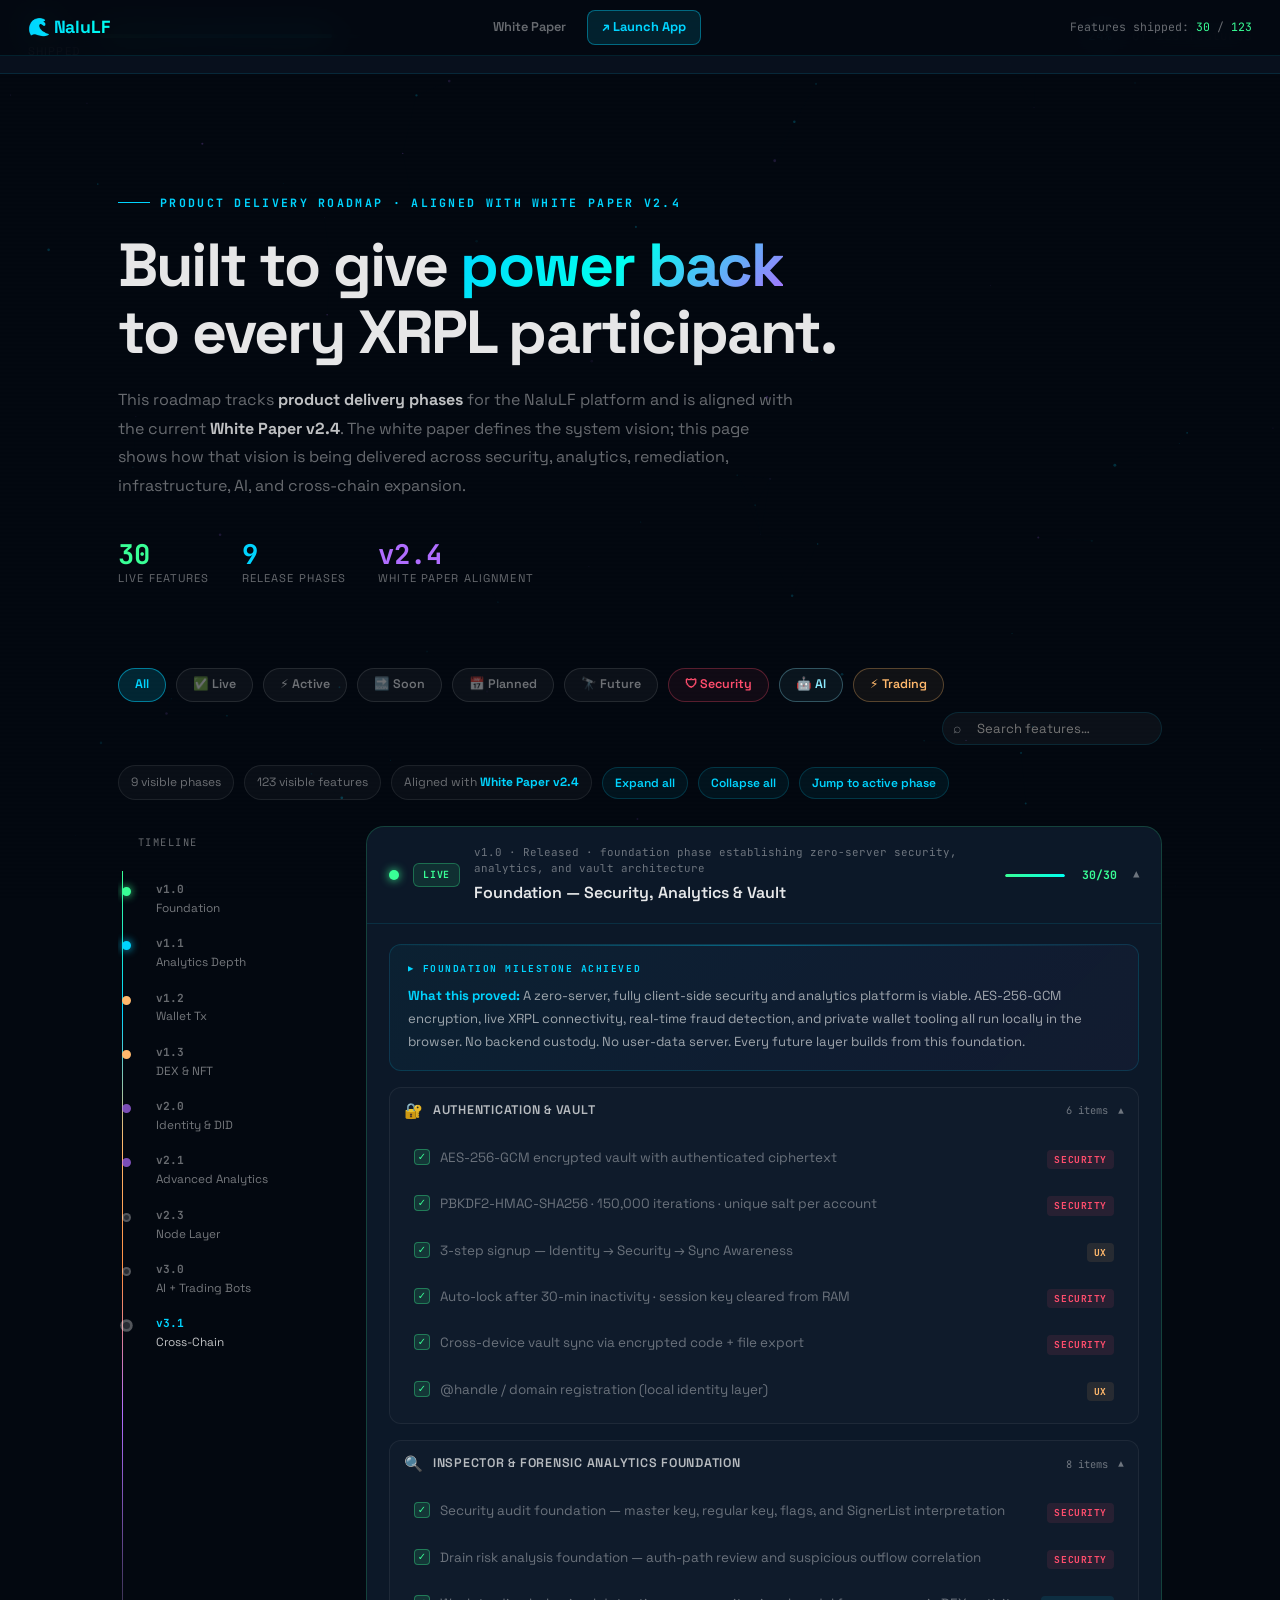
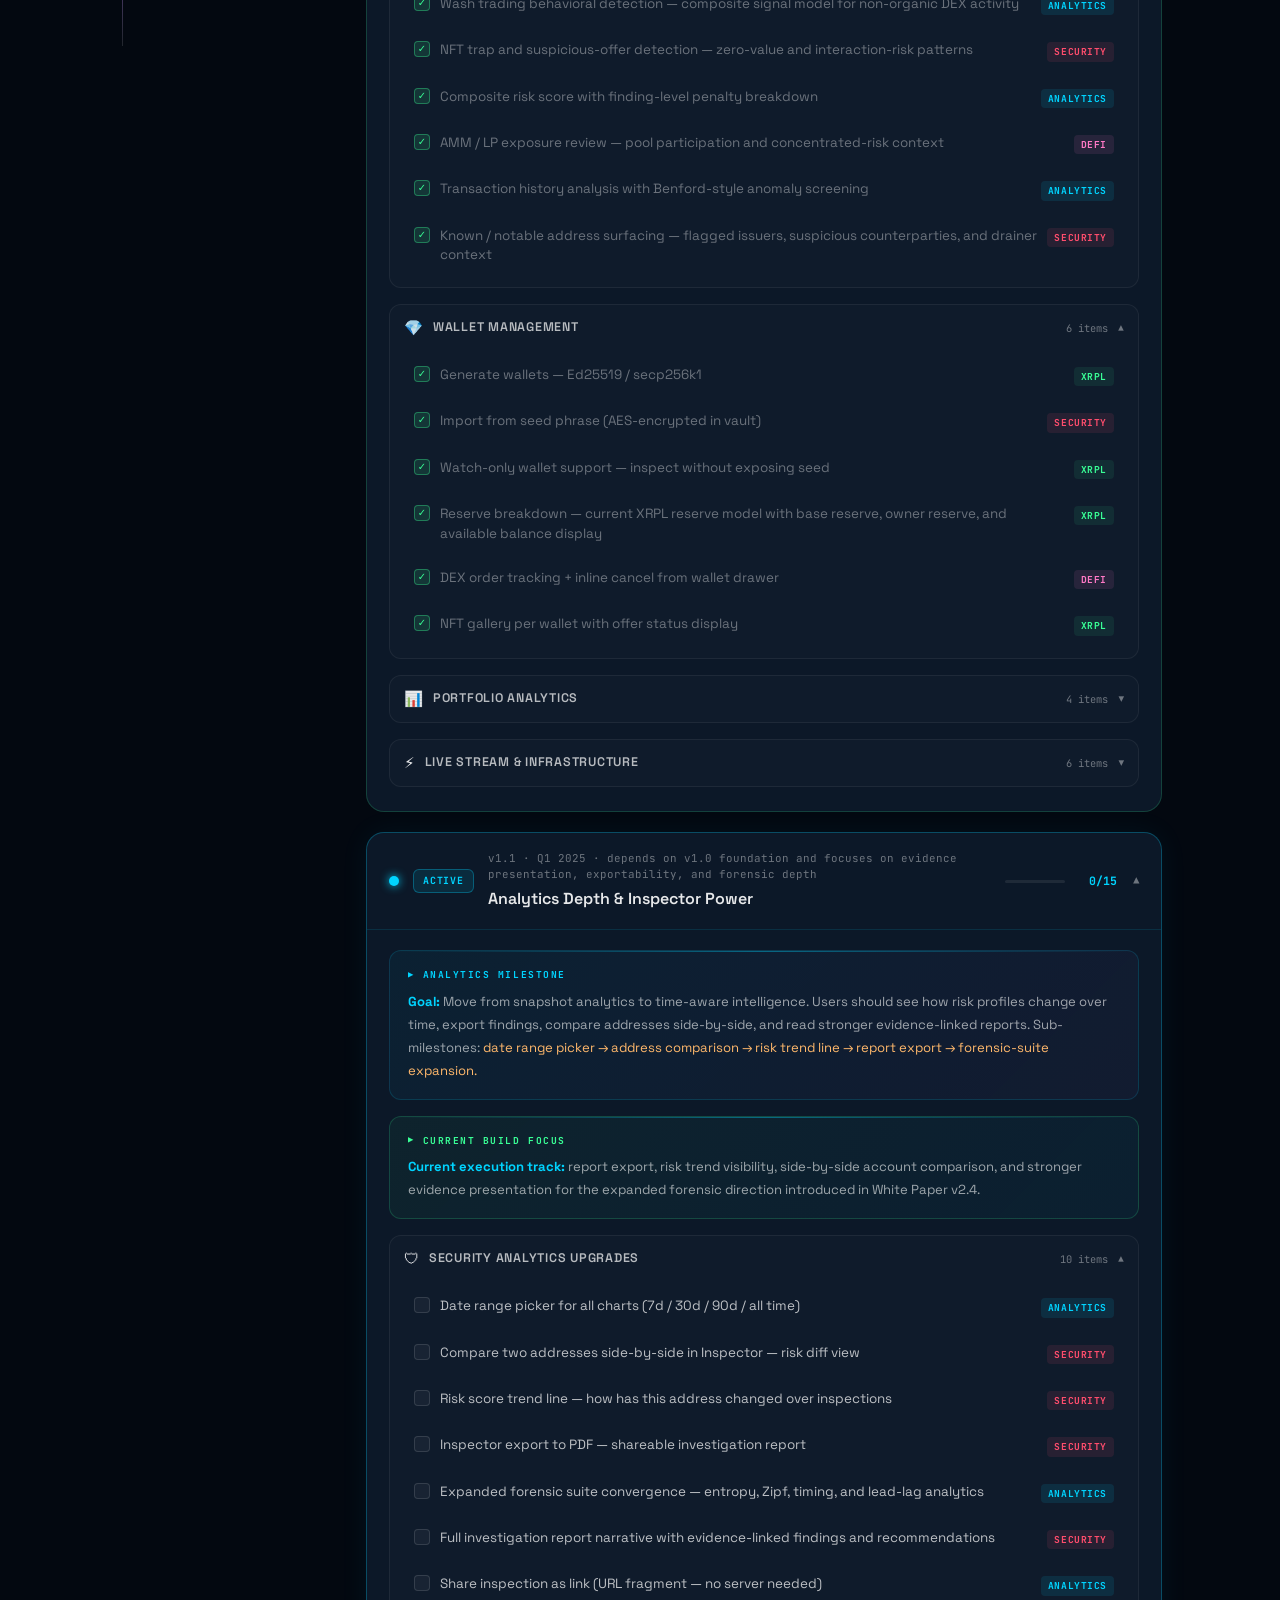
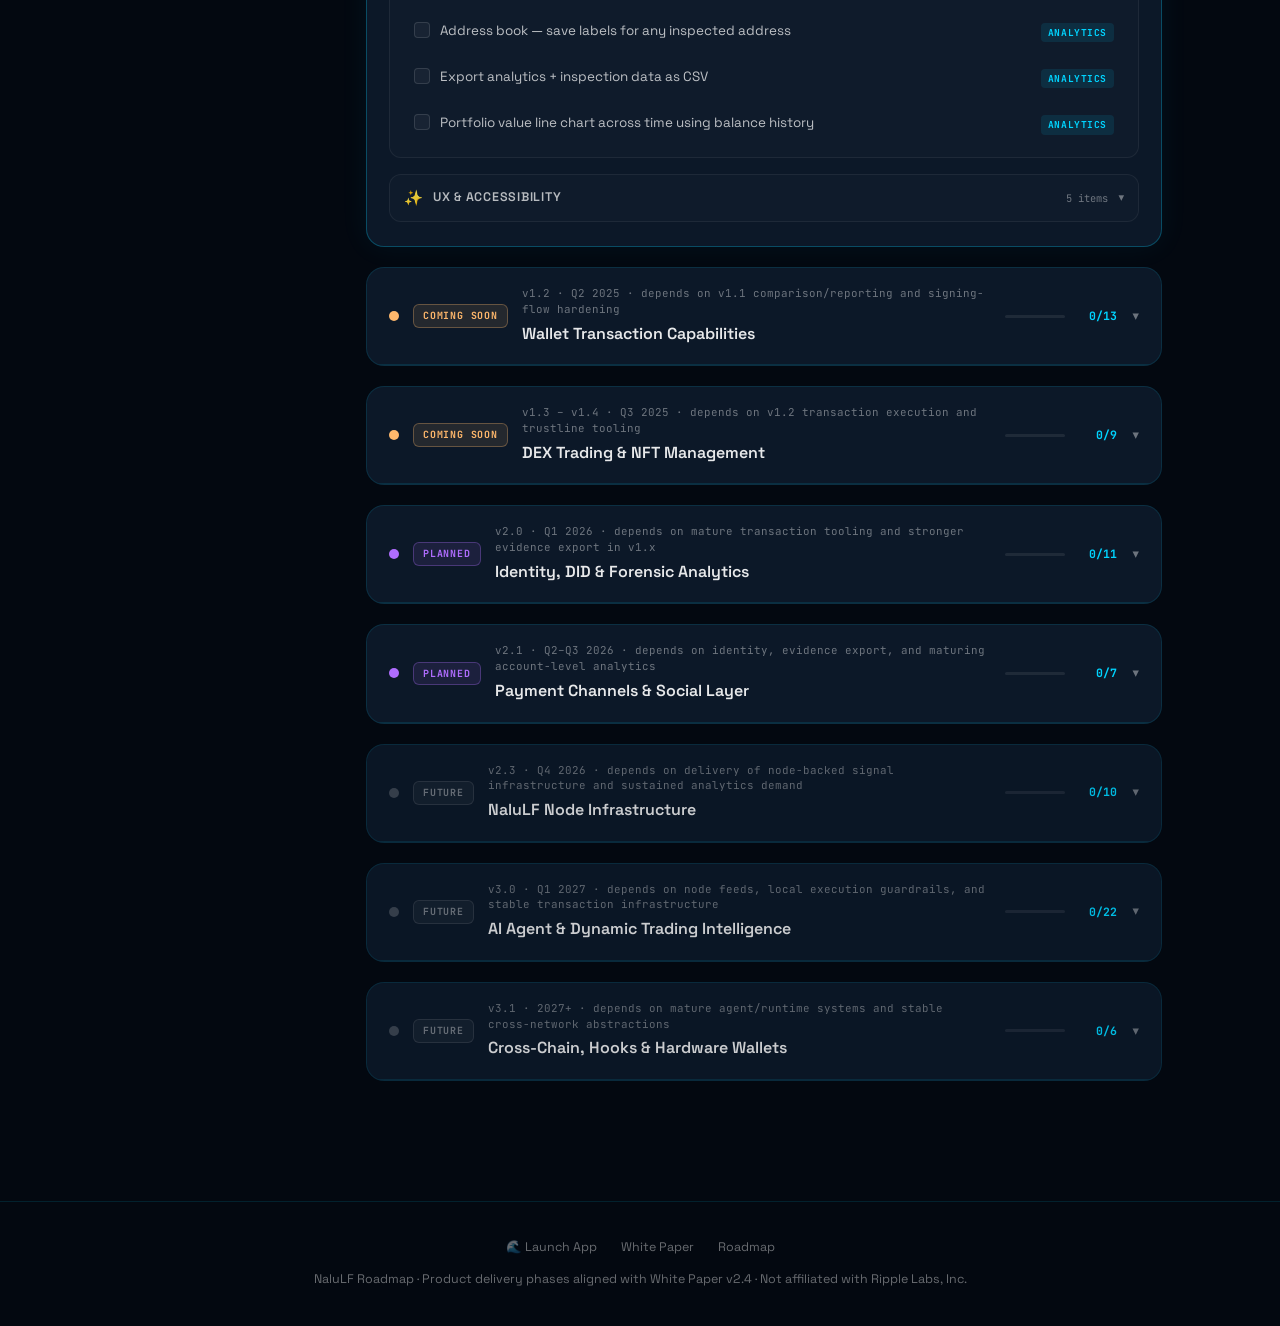
<file: NaluLF/Roadmap.html>
<!DOCTYPE html>
<html lang="en">
<head>
<meta charset="UTF-8">
<meta name="viewport" content="width=device-width, initial-scale=1.0">
<title>NaluLF — Roadmap</title>
<style>
@import url('https://fonts.googleapis.com/css2?family=Space+Grotesk:wght@300;400;500;600;700&family=JetBrains+Mono:wght@400;700&display=swap');

:root {
  --bg:      #030810;
  --bg2:     #060d1a;
  --panel:   #091220;
  --card:    #0c1828;
  --border:  rgba(0,212,255,.12);
  --border2: rgba(0,212,255,.22);
  --accent:  #00d4ff;
  --teal:    #00fff0;
  --gold:    #ffb86c;
  --green:   #39ff96;
  --red:     #ff4d6d;
  --orange:  #ff8c42;
  --purple:  #b06dff;
  --pink:    #ff79c6;
  --sky:     #8be9fd;
  --text:    rgba(255,255,255,.9);
  --muted:   rgba(255,255,255,.4);
  --mono:    'JetBrains Mono', monospace;
  --sans:    'Space Grotesk', system-ui, sans-serif;
  --glow:    0 0 20px rgba(0,212,255,.25), 0 0 60px rgba(0,212,255,.08);
}

*,*::before,*::after { box-sizing:border-box; margin:0; padding:0; }
html { scroll-behavior:smooth; }

body {
  background: var(--bg);
  color: var(--text);
  font-family: var(--sans);
  font-size: 14px;
  line-height: 1.6;
  overflow-x: hidden;
}

/* ─── CANVAS BG ─── */
#bg-canvas {
  position: fixed; inset: 0;
  z-index: 0; pointer-events: none;
  opacity: .55;
}

/* ─── SCANLINE OVERLAY ─── */
body::after {
  content: '';
  position: fixed; inset: 0; z-index: 1;
  background: repeating-linear-gradient(0deg,
    transparent, transparent 2px,
    rgba(0,0,0,.04) 2px, rgba(0,0,0,.04) 4px);
  pointer-events: none;
}

/* ─── NAV ─── */
nav {
  position: fixed; top: 0; left: 0; right: 0; z-index: 100;
  height: 56px;
  display: flex; align-items: center; justify-content: space-between;
  padding: 0 28px;
  background: rgba(3,8,16,.85);
  backdrop-filter: blur(16px);
  border-bottom: 1px solid var(--border);
}
.nav-logo {
  font-size: 1.1rem; font-weight: 700; letter-spacing: -.01em;
  background: linear-gradient(90deg, var(--accent), var(--teal));
  -webkit-background-clip: text; -webkit-text-fill-color: transparent;
}
.nav-links { display: flex; align-items: center; gap: 6px; }
.nav-link {
  padding: 6px 14px; border-radius: 8px;
  font-size: .8rem; font-weight: 600; text-decoration: none;
  transition: all .2s; color: var(--muted);
  border: 1px solid transparent;
}
.nav-link:hover { color: var(--accent); border-color: var(--border2); background: rgba(0,212,255,.05); }
.nav-link.cta {
  background: rgba(0,212,255,.12); border-color: rgba(0,212,255,.4);
  color: var(--accent); font-weight: 700;
}
.nav-link.cta:hover { background: rgba(0,212,255,.22); box-shadow: var(--glow); }
.nav-progress { font-family: var(--mono); font-size: .72rem; color: var(--muted); }
.nav-progress span { color: var(--green); }

/* ─── HERO ─── */
.hero {
  position: relative; z-index: 2;
  padding: 120px 28px 60px;
  max-width: 1100px; margin: 0 auto;
  display: flex; flex-direction: column; align-items: flex-start; gap: 20px;
}
.hero-eyebrow {
  font-family: var(--mono); font-size: .72rem; font-weight: 700;
  color: var(--accent); letter-spacing: .2em; text-transform: uppercase;
  display: flex; align-items: center; gap: 10px;
}
.hero-eyebrow::before {
  content: ''; width: 32px; height: 1px; background: var(--accent);
}
.hero h1 {
  font-size: clamp(2.4rem, 5vw, 3.8rem); font-weight: 700; line-height: 1.1;
  letter-spacing: -.03em; max-width: 780px;
}
.hero h1 em {
  font-style: normal;
  background: linear-gradient(135deg, var(--accent), var(--teal), var(--purple));
  -webkit-background-clip: text; -webkit-text-fill-color: transparent;
}
.hero-sub {
  max-width: 680px; color: var(--muted); font-size: 1rem; line-height: 1.8;
  font-weight: 400;
}
.hero-sub strong { color: rgba(255,255,255,.75); }
.hero-stats {
  display: flex; gap: 32px; padding: 20px 0; flex-wrap: wrap;
}
.hstat { display: flex; flex-direction: column; gap: 2px; }
.hstat-val { font-size: 1.7rem; font-weight: 700; font-family: var(--mono); color: var(--accent); line-height: 1; }
.hstat-val.g { color: var(--green); }
.hstat-val.p { color: var(--purple); }
.hstat-label { font-size: .7rem; color: var(--muted); text-transform: uppercase; letter-spacing: .1em; }

/* ─── FILTER BAR ─── */
.controls {
  position: relative; z-index: 2;
  max-width: 1100px; margin: 0 auto;
  padding: 0 28px 20px;
  display: flex; gap: 10px; flex-wrap: wrap; align-items: center;
}
.filter-pill {
  padding: 6px 16px; border-radius: 100px;
  border: 1px solid rgba(255,255,255,.1);
  background: rgba(255,255,255,.04); color: var(--muted);
  font-size: .78rem; font-weight: 600; cursor: pointer;
  font-family: var(--sans); transition: all .18s; user-select: none;
}
.filter-pill:hover { border-color: var(--border2); color: var(--accent); background: rgba(0,212,255,.05); }
.filter-pill.active { background: rgba(0,212,255,.15); border-color: rgba(0,212,255,.5); color: var(--accent); }
.filter-pill.sec   { border-color: rgba(255,77,109,.3); color: var(--red); background: rgba(255,77,109,.06); }
.filter-pill.sec.active { background: rgba(255,77,109,.15); border-color: var(--red); }
.filter-pill.ai    { border-color: rgba(139,233,253,.3); color: var(--sky); background: rgba(139,233,253,.06); }
.filter-pill.ai.active { background: rgba(139,233,253,.15); border-color: var(--sky); }
.filter-pill.trade { border-color: rgba(255,184,108,.3); color: var(--gold); background: rgba(255,184,108,.06); }
.filter-pill.trade.active { background: rgba(255,184,108,.15); border-color: var(--gold); }
.search-wrap { position: relative; margin-left: auto; }
.search-input {
  padding: 7px 14px 7px 34px; border-radius: 100px;
  border: 1px solid var(--border);
  background: rgba(255,255,255,.04);
  color: var(--text); font-family: var(--sans); font-size: .82rem;
  outline: none; width: 220px; transition: all .2s;
}
.search-input:focus { border-color: rgba(0,212,255,.4); background: rgba(0,212,255,.04); width: 260px; }
.search-icon { position: absolute; left: 11px; top: 50%; transform: translateY(-50%); color: var(--muted); font-size: .85rem; pointer-events: none; }

/* ─── CONTROLS SUMMARY ─── */
.controls-summary{
  position: relative; z-index: 2;
  max-width: 1100px; margin: 0 auto 26px;
  padding: 0 28px;
  display: flex; gap: 10px; flex-wrap: wrap; align-items: center;
}
.cs-pill{
  padding: 7px 12px;
  border-radius: 999px;
  border: 1px solid rgba(255,255,255,.08);
  background: rgba(255,255,255,.03);
  color: var(--muted);
  font-size: .75rem;
}
.cs-pill strong{ color: var(--accent); }
.cs-btn{
  padding: 7px 12px;
  border-radius: 999px;
  border: 1px solid rgba(0,212,255,.18);
  background: rgba(0,212,255,.06);
  color: var(--accent);
  font-size: .75rem;
  font-family: var(--sans);
  font-weight: 600;
  cursor: pointer;
  transition: all .18s;
}
.cs-btn:hover{
  background: rgba(0,212,255,.12);
  border-color: rgba(0,212,255,.35);
  box-shadow: var(--glow);
}

/* ─── MAIN LAYOUT ─── */
.main {
  position: relative; z-index: 2;
  max-width: 1100px; margin: 0 auto;
  padding: 0 28px 120px;
  display: grid; grid-template-columns: 200px 1fr; gap: 0 48px;
}

/* ─── SIDEBAR TIMELINE ─── */
.sidebar {
  position: sticky; top: 72px;
  height: calc(100vh - 80px);
  display: flex; flex-direction: column;
  padding-top: 8px; overflow: hidden;
}
.sidebar-title { font-family: var(--mono); font-size: .65rem; color: var(--muted); letter-spacing: .14em; text-transform: uppercase; margin-bottom: 20px; padding-left: 20px; }
.tl-track {
  flex: 1; position: relative;
  padding-left: 20px;
  overflow-y: auto;
  scrollbar-width: none;
}
.tl-track::-webkit-scrollbar { display: none; }
.tl-track::before {
  content: ''; position: absolute; left: 4px; top: 0; bottom: 0; width: 1px;
  background: linear-gradient(180deg,
    var(--green) 0%, var(--accent) 18%, var(--gold) 35%,
    var(--orange) 52%, var(--purple) 70%,
    rgba(255,255,255,.12) 100%);
}
.tl-node {
  position: relative; display: flex; flex-direction: column;
  gap: 1px; padding: 10px 0 10px 18px; cursor: pointer;
  transition: all .15s;
}
.tl-node::before {
  content: ''; position: absolute; left: -16px; top: 16px;
  width: 9px; height: 9px; border-radius: 50%;
  border: 2px solid; transition: all .2s;
}
.tl-node[data-status="live"]::before    { background: var(--green);  border-color: var(--green);  box-shadow: 0 0 8px var(--green); }
.tl-node[data-status="next"]::before    { background: var(--accent); border-color: var(--accent); box-shadow: 0 0 8px var(--accent); animation: nodepulse 1.8s ease-in-out infinite; }
.tl-node[data-status="soon"]::before    { background: var(--gold);   border-color: var(--gold); }
.tl-node[data-status="planned"]::before { background: var(--purple); border-color: var(--purple); opacity: .7; }
.tl-node[data-status="future"]::before  { background: rgba(255,255,255,.15); border-color: rgba(255,255,255,.2); }
@keyframes nodepulse { 0%,100% { box-shadow: 0 0 6px var(--accent); } 50% { box-shadow: 0 0 14px var(--accent), 0 0 28px rgba(0,212,255,.4); } }
.tl-ver { font-family: var(--mono); font-size: .7rem; font-weight: 700; color: var(--muted); transition: color .15s; }
.tl-name { font-size: .74rem; color: rgba(255,255,255,.45); line-height: 1.3; transition: color .15s; }
.tl-node:hover .tl-ver, .tl-node.active .tl-ver { color: var(--accent); }
.tl-node:hover .tl-name, .tl-node.active .tl-name { color: rgba(255,255,255,.75); }
.tl-node.active::before { transform: scale(1.4); }

/* ─── PHASE CARDS ─── */
.phases { display: flex; flex-direction: column; gap: 20px; }

.phase {
  border-radius: 18px; overflow: hidden;
  border: 1px solid var(--border);
  background: var(--card);
  transition: border-color .25s, box-shadow .25s, opacity .3s;
  scroll-margin-top: 88px;
}
.phase.hidden { display: none; }
.phase:hover { border-color: rgba(0,212,255,.22); }
.phase[data-status="live"]    { border-color: rgba(57,255,150,.18); }
.phase[data-status="live"]:hover { border-color: rgba(57,255,150,.35); box-shadow: 0 0 30px rgba(57,255,150,.06); }
.phase[data-status="next"]    { border-color: rgba(0,212,255,.28); box-shadow: 0 0 30px rgba(0,212,255,.06); }
.phase[data-status="future"]  { opacity: .88; }

/* ─── PHASE HEADER ─── */
.phase-hdr {
  display: flex; align-items: center; gap: 14px;
  padding: 18px 22px; cursor: pointer;
  border-bottom: 1px solid var(--border);
  user-select: none; transition: background .15s;
  position: relative; overflow: hidden;
}
.phase-hdr::before {
  content: ''; position: absolute; inset: 0;
  background: linear-gradient(90deg, rgba(0,212,255,.03), transparent);
  opacity: 0; transition: opacity .2s;
}
.phase-hdr:hover::before { opacity: 1; }
.phase-dot {
  width: 10px; height: 10px; border-radius: 50%; flex-shrink: 0;
}
.phase[data-status="live"]    .phase-dot { background: var(--green);  box-shadow: 0 0 10px var(--green); }
.phase[data-status="next"]    .phase-dot { background: var(--accent); box-shadow: 0 0 10px var(--accent); animation: nodepulse 1.8s ease-in-out infinite; }
.phase[data-status="soon"]    .phase-dot { background: var(--gold); }
.phase[data-status="planned"] .phase-dot { background: var(--purple); }
.phase[data-status="future"]  .phase-dot { background: rgba(255,255,255,.2); }

.phase-badge {
  font-family: var(--mono); font-size: .62rem; font-weight: 700;
  padding: 3px 9px; border-radius: 6px; letter-spacing: .08em; white-space: nowrap;
}
.phase[data-status="live"]    .phase-badge { background: rgba(57,255,150,.1);  color: var(--green);  border: 1px solid rgba(57,255,150,.3); }
.phase[data-status="next"]    .phase-badge { background: rgba(0,212,255,.1);   color: var(--accent); border: 1px solid rgba(0,212,255,.3); }
.phase[data-status="soon"]    .phase-badge { background: rgba(255,184,108,.1); color: var(--gold);   border: 1px solid rgba(255,184,108,.3); }
.phase[data-status="planned"] .phase-badge { background: rgba(176,109,255,.1); color: var(--purple); border: 1px solid rgba(176,109,255,.3); }
.phase[data-status="future"]  .phase-badge { background: rgba(255,255,255,.04);color: var(--muted);  border: 1px solid rgba(255,255,255,.1); }

.phase-titles { flex: 1; min-width: 0; }
.phase-ver {
  font-family: var(--mono);
  font-size: .68rem;
  color: var(--muted);
  margin-bottom: 3px;
  line-height: 1.45;
}
.phase-name { font-size: 1rem; font-weight: 600; white-space: nowrap; overflow: hidden; text-overflow: ellipsis; }
.phase-right { display: flex; align-items: center; gap: 16px; flex-shrink: 0; }
.phase-prog { font-family: var(--mono); font-size: .72rem; font-weight: 700; color: var(--accent); min-width: 36px; text-align: right; }
.phase[data-status="live"] .phase-prog { color: var(--green); }
.phase-mini-bar { width: 60px; height: 3px; background: rgba(255,255,255,.08); border-radius: 2px; overflow: hidden; }
.phase-mini-fill { height: 100%; border-radius: 2px; background: linear-gradient(90deg, var(--accent), var(--teal)); transition: width .6s ease; }
.phase[data-status="live"] .phase-mini-fill { background: linear-gradient(90deg, var(--green), var(--teal)); }
.phase-chevron { color: var(--muted); font-size: .8rem; transition: transform .3s cubic-bezier(.4,0,.2,1); }
.phase.open .phase-chevron { transform: rotate(180deg); }

/* ─── PHASE BODY ─── */
.phase-body { overflow: hidden; transition: max-height .4s cubic-bezier(.4,0,.2,1); max-height: 0; }
.phase.open .phase-body { max-height: 9999px; }
.phase-inner { padding: 20px 22px 24px; display: flex; flex-direction: column; gap: 16px; }

/* ─── MISSION BRIEF ─── */
.mission-brief {
  background: linear-gradient(135deg, rgba(0,212,255,.05), rgba(176,109,255,.04));
  border: 1px solid rgba(0,212,255,.15);
  border-radius: 12px; padding: 16px 18px;
  position: relative; overflow: hidden;
}
.mission-brief::before {
  content: '';
  position: absolute; top: 0; left: 0; right: 0; height: 1px;
  background: linear-gradient(90deg, transparent, rgba(0,212,255,.4), transparent);
}
.mb-label { font-family: var(--mono); font-size: .6rem; font-weight: 700; color: var(--accent); letter-spacing: .16em; text-transform: uppercase; margin-bottom: 8px; display: flex; align-items: center; gap: 8px; }
.mb-label::before { content: '▶'; font-size: .55rem; }
.mb-text { font-size: .82rem; color: rgba(255,255,255,.6); line-height: 1.75; }
.mb-text strong { color: var(--accent); }
.mb-text em { font-style: normal; color: var(--gold); }

/* ─── CATEGORY ─── */
.category { border: 1px solid rgba(255,255,255,.06); border-radius: 12px; overflow: hidden; background: rgba(255,255,255,.015); }
.cat-hdr {
  display: flex; align-items: center; gap: 10px;
  padding: 11px 14px; cursor: pointer;
  user-select: none; transition: background .15s;
}
.cat-hdr:hover { background: rgba(255,255,255,.03); }
.cat-icon { font-size: .95rem; }
.cat-title { font-size: .78rem; font-weight: 600; flex: 1; color: rgba(255,255,255,.7); text-transform: uppercase; letter-spacing: .06em; }
.cat-count { font-family: var(--mono); font-size: .65rem; color: var(--muted); }
.cat-chevron { color: var(--muted); font-size: .7rem; transition: transform .25s; }
.category.open .cat-chevron { transform: rotate(180deg); }
.cat-body { overflow: hidden; max-height: 0; transition: max-height .3s cubic-bezier(.4,0,.2,1); }
.category.open .cat-body { max-height: 9999px; }
.cat-items { padding: 4px 12px 12px; display: flex; flex-direction: column; gap: 5px; }

/* ─── ITEMS ─── */
.item {
  display: flex; align-items: flex-start; gap: 10px;
  padding: 9px 11px; border-radius: 8px;
  border: 1px solid transparent;
  transition: all .15s;
}
.item:hover { background: rgba(0,212,255,.04); border-color: rgba(0,212,255,.1); }
.item.hidden { display: none; }

.item-check {
  width: 16px; height: 16px; border-radius: 4px; flex-shrink: 0;
  display: flex; align-items: center; justify-content: center;
  font-size: .62rem; margin-top: 1px;
}
.item.done .item-check { background: rgba(57,255,150,.12); border: 1px solid rgba(57,255,150,.35); color: var(--green); }
.item.todo .item-check { background: rgba(255,255,255,.04); border: 1px solid rgba(255,255,255,.12); }
.item-text { font-size: .84rem; color: rgba(255,255,255,.72); flex: 1; line-height: 1.45; }
.item.done .item-text { color: rgba(255,255,255,.38); }
.item-tag {
  font-family: var(--mono); font-size: .6rem; font-weight: 700;
  padding: 2px 7px; border-radius: 4px;
  text-transform: uppercase; letter-spacing: .06em;
  flex-shrink: 0; align-self: flex-start; margin-top: 2px;
}
.item-tag.security { background: rgba(255,77,109,.1);   color: var(--red); }
.item-tag.analytics{ background: rgba(0,212,255,.1);    color: var(--accent); }
.item-tag.ux        { background: rgba(255,184,108,.1); color: var(--gold); }
.item-tag.ios       { background: rgba(176,109,255,.1); color: var(--purple); }
.item-tag.xrpl      { background: rgba(57,255,150,.08); color: var(--green); }
.item-tag.defi      { background: rgba(255,121,198,.1); color: var(--pink); }
.item-tag.ai        { background: rgba(139,233,253,.1); color: var(--sky); }
.item-tag.trading   { background: rgba(255,184,108,.1); color: var(--gold); }
.item-tag.infra     { background: rgba(176,109,255,.1); color: var(--purple); }

/* ─── GLOBAL PROGRESS BAR ─── */
.prog-strip {
  position: relative; z-index: 2;
  background: rgba(9,18,32,.9);
  border-bottom: 1px solid var(--border);
  padding: 12px 28px;
  display: flex; align-items: center; gap: 20px; flex-wrap: wrap;
}
.prog-val { font-family: var(--mono); font-size: 1.2rem; font-weight: 700; color: var(--green); }
.prog-label { font-size: .7rem; color: var(--muted); text-transform: uppercase; letter-spacing: .1em; }
.prog-bar { flex: 1; min-width: 160px; height: 4px; background: rgba(255,255,255,.06); border-radius: 2px; overflow: hidden; }
.prog-fill { height: 100%; border-radius: 2px; background: linear-gradient(90deg, var(--green), var(--accent), var(--teal)); transition: width 1s ease; }
.prog-pct { font-family: var(--mono); font-size: .8rem; color: var(--accent); }
.prog-total { font-family: var(--mono); font-size: .8rem; color: var(--muted); }

/* ─── NO RESULTS ─── */
.no-results { display: none; text-align: center; color: var(--muted); padding: 64px; font-size: .9rem; }

/* ─── FOOTER ─── */
footer {
  position: relative; z-index: 2;
  text-align: center; padding: 36px 28px;
  color: var(--muted); font-size: .78rem;
  border-top: 1px solid var(--border);
  display: flex; flex-direction: column; gap: 12px; align-items: center;
}
footer a { color: var(--accent); text-decoration: none; }
.footer-links { display: flex; gap: 24px; flex-wrap: wrap; justify-content: center; }
.footer-links a { color: rgba(255,255,255,.4); font-size: .78rem; text-decoration: none; transition: color .15s; }
.footer-links a:hover { color: var(--accent); }

/* ─── RESPONSIVE ─── */
@media(max-width:768px){
  .main { grid-template-columns: 1fr; }
  .sidebar { display: none; }
  .hero { padding-top: 80px; }
}
@media(max-width:480px){
  nav { padding: 0 16px; }
  .hero { padding: 80px 16px 40px; }
  .controls { padding: 0 16px 18px; }
  .controls-summary{ padding: 0 16px; }
  .main { padding: 0 16px 80px; }
}
</style>
</head>
<body>

<canvas id="bg-canvas"></canvas>

<!-- NAV -->
<nav>
  <div class="nav-logo">🌊 NaluLF</div>
  <div class="nav-links">
    <a href="./whitepaper.html" class="nav-link">White Paper</a>
    <a href="./" class="nav-link cta">↗ Launch App</a>
  </div>
  <div class="nav-progress">Features shipped: <span id="navShipped">0</span> / <span id="navTotal">0</span></div>
</nav>

<!-- GLOBAL PROGRESS -->
<div class="prog-strip">
  <div><div class="prog-val" id="pDone">0</div><div class="prog-label">Shipped</div></div>
  <div class="prog-bar"><div class="prog-fill" id="pFill" style="width:0%"></div></div>
  <div class="prog-pct" id="pPct">0%</div>
  <div class="prog-total" id="pTotal">of 0 features</div>
</div>

<!-- HERO -->
<section class="hero">
  <div class="hero-eyebrow">Product Delivery Roadmap · Aligned with White Paper v2.4</div>
  <h1>Built to give <em>power back</em><br>to every XRPL participant.</h1>
  <p class="hero-sub">
    This roadmap tracks <strong>product delivery phases</strong> for the NaluLF platform and is aligned with the
    current <strong>White Paper v2.4</strong>. The white paper defines the system vision; this page shows how that
    vision is being delivered across security, analytics, remediation, infrastructure, AI, and cross-chain expansion.
  </p>
  <div class="hero-stats">
    <div class="hstat"><div class="hstat-val g" id="hDone">0</div><div class="hstat-label">Live Features</div></div>
    <div class="hstat"><div class="hstat-val" id="hPhases">9</div><div class="hstat-label">Release Phases</div></div>
    <div class="hstat"><div class="hstat-val p">v2.4</div><div class="hstat-label">White Paper Alignment</div></div>
  </div>
</section>

<!-- FILTER BAR -->
<div class="controls">
  <div class="filter-pill active" data-filter="all">All</div>
  <div class="filter-pill" data-filter="live">✅ Live</div>
  <div class="filter-pill" data-filter="next">⚡ Active</div>
  <div class="filter-pill" data-filter="soon">🔜 Soon</div>
  <div class="filter-pill" data-filter="planned">📅 Planned</div>
  <div class="filter-pill" data-filter="future">🔭 Future</div>
  <div class="filter-pill sec" data-tag="security">🛡 Security</div>
  <div class="filter-pill ai"  data-tag="ai">🤖 AI</div>
  <div class="filter-pill trade" data-tag="trading">⚡ Trading</div>
  <div class="search-wrap">
    <span class="search-icon">⌕</span>
    <input class="search-input" id="searchInput" placeholder="Search features…" type="text">
  </div>
</div>

<div class="controls-summary" id="controlsSummary">
  <div class="cs-pill"><span id="visiblePhaseCount">0</span> visible phases</div>
  <div class="cs-pill"><span id="visibleItemCount">0</span> visible features</div>
  <div class="cs-pill">Aligned with <strong>White Paper v2.4</strong></div>
  <button class="cs-btn" id="expandAllBtn" type="button">Expand all</button>
  <button class="cs-btn" id="collapseAllBtn" type="button">Collapse all</button>
  <button class="cs-btn" id="jumpActiveBtn" type="button">Jump to active phase</button>
</div>

<!-- MAIN: SIDEBAR + PHASES -->
<div class="main">

  <!-- SIDEBAR TIMELINE -->
  <aside class="sidebar">
    <div class="sidebar-title">Timeline</div>
    <div class="tl-track" id="tlTrack">
      <div class="tl-node active" data-status="live"    data-target="phase-v1"><div class="tl-ver">v1.0</div><div class="tl-name">Foundation</div></div>
      <div class="tl-node"        data-status="next"    data-target="phase-v11"><div class="tl-ver">v1.1</div><div class="tl-name">Analytics Depth</div></div>
      <div class="tl-node"        data-status="soon"    data-target="phase-v12"><div class="tl-ver">v1.2</div><div class="tl-name">Wallet Tx</div></div>
      <div class="tl-node"        data-status="soon"    data-target="phase-v13"><div class="tl-ver">v1.3</div><div class="tl-name">DEX & NFT</div></div>
      <div class="tl-node"        data-status="planned" data-target="phase-v20"><div class="tl-ver">v2.0</div><div class="tl-name">Identity & DID</div></div>
      <div class="tl-node"        data-status="planned" data-target="phase-v21"><div class="tl-ver">v2.1</div><div class="tl-name">Advanced Analytics</div></div>
      <div class="tl-node"        data-status="future"  data-target="phase-v23"><div class="tl-ver">v2.3</div><div class="tl-name">Node Layer</div></div>
      <div class="tl-node"        data-status="future"  data-target="phase-v30"><div class="tl-ver">v3.0</div><div class="tl-name">AI + Trading Bots</div></div>
      <div class="tl-node"        data-status="future"  data-target="phase-v31"><div class="tl-ver">v3.1</div><div class="tl-name">Cross-Chain</div></div>
    </div>
  </aside>

  <!-- PHASES -->
  <div class="phases" id="phasesContainer">

    <!-- ═══ v1.0 LIVE ═══ -->
    <div class="phase open" data-status="live" id="phase-v1">
      <div class="phase-hdr">
        <div class="phase-dot"></div>
        <div class="phase-badge">LIVE</div>
        <div class="phase-titles">
          <div class="phase-ver">v1.0 · Released · foundation phase establishing zero-server security, analytics, and vault architecture</div>
          <div class="phase-name">Foundation — Security, Analytics & Vault</div>
        </div>
        <div class="phase-right">
          <div><div class="phase-mini-bar"><div class="phase-mini-fill" style="width:100%"></div></div></div>
          <div class="phase-prog" id="prog-v1">0/0</div>
          <div class="phase-chevron">▾</div>
        </div>
      </div>
      <div class="phase-body">
        <div class="phase-inner">
          <div class="mission-brief">
            <div class="mb-label">Foundation Milestone Achieved</div>
            <div class="mb-text"><strong>What this proved:</strong> A zero-server, fully client-side security and analytics platform is viable. AES-256-GCM encryption, live XRPL connectivity, real-time fraud detection, and private wallet tooling all run locally in the browser. No backend custody. No user-data server. Every future layer builds from this foundation.</div>
          </div>

          <div class="category open" id="cat-v1-vault">
            <div class="cat-hdr"><span class="cat-icon">🔐</span><span class="cat-title">Authentication & Vault</span><span class="cat-count" id="cc-v1-vault"></span><span class="cat-chevron">▾</span></div>
            <div class="cat-body"><div class="cat-items">
              <div class="item done" data-tags="security"><div class="item-check">✓</div><div class="item-text">AES-256-GCM encrypted vault with authenticated ciphertext</div><span class="item-tag security">Security</span></div>
              <div class="item done" data-tags="security"><div class="item-check">✓</div><div class="item-text">PBKDF2-HMAC-SHA256 · 150,000 iterations · unique salt per account</div><span class="item-tag security">Security</span></div>
              <div class="item done" data-tags="ux"><div class="item-check">✓</div><div class="item-text">3-step signup — Identity → Security → Sync Awareness</div><span class="item-tag ux">UX</span></div>
              <div class="item done" data-tags="security"><div class="item-check">✓</div><div class="item-text">Auto-lock after 30-min inactivity · session key cleared from RAM</div><span class="item-tag security">Security</span></div>
              <div class="item done" data-tags="security"><div class="item-check">✓</div><div class="item-text">Cross-device vault sync via encrypted code + file export</div><span class="item-tag security">Security</span></div>
              <div class="item done" data-tags="ux"><div class="item-check">✓</div><div class="item-text">@handle / domain registration (local identity layer)</div><span class="item-tag ux">UX</span></div>
            </div></div>
          </div>

          <div class="category open" id="cat-v1-inspector">
            <div class="cat-hdr"><span class="cat-icon">🔍</span><span class="cat-title">Inspector & Forensic Analytics Foundation</span><span class="cat-count" id="cc-v1-inspector"></span><span class="cat-chevron">▾</span></div>
            <div class="cat-body"><div class="cat-items">
              <div class="item done" data-tags="security xrpl"><div class="item-check">✓</div><div class="item-text">Security audit foundation — master key, regular key, flags, and SignerList interpretation</div><span class="item-tag security">Security</span></div>
              <div class="item done" data-tags="security xrpl"><div class="item-check">✓</div><div class="item-text">Drain risk analysis foundation — auth-path review and suspicious outflow correlation</div><span class="item-tag security">Security</span></div>
              <div class="item done" data-tags="analytics xrpl"><div class="item-check">✓</div><div class="item-text">Wash trading behavioral detection — composite signal model for non-organic DEX activity</div><span class="item-tag analytics">Analytics</span></div>
              <div class="item done" data-tags="xrpl security"><div class="item-check">✓</div><div class="item-text">NFT trap and suspicious-offer detection — zero-value and interaction-risk patterns</div><span class="item-tag security">Security</span></div>
              <div class="item done" data-tags="analytics"><div class="item-check">✓</div><div class="item-text">Composite risk score with finding-level penalty breakdown</div><span class="item-tag analytics">Analytics</span></div>
              <div class="item done" data-tags="defi xrpl"><div class="item-check">✓</div><div class="item-text">AMM / LP exposure review — pool participation and concentrated-risk context</div><span class="item-tag defi">DeFi</span></div>
              <div class="item done" data-tags="analytics"><div class="item-check">✓</div><div class="item-text">Transaction history analysis with Benford-style anomaly screening</div><span class="item-tag analytics">Analytics</span></div>
              <div class="item done" data-tags="security xrpl"><div class="item-check">✓</div><div class="item-text">Known / notable address surfacing — flagged issuers, suspicious counterparties, and drainer context</div><span class="item-tag security">Security</span></div>
            </div></div>
          </div>

          <div class="category open" id="cat-v1-wallet">
            <div class="cat-hdr"><span class="cat-icon">💎</span><span class="cat-title">Wallet Management</span><span class="cat-count" id="cc-v1-wallet"></span><span class="cat-chevron">▾</span></div>
            <div class="cat-body"><div class="cat-items">
              <div class="item done" data-tags="xrpl"><div class="item-check">✓</div><div class="item-text">Generate wallets — Ed25519 / secp256k1</div><span class="item-tag xrpl">XRPL</span></div>
              <div class="item done" data-tags="xrpl security"><div class="item-check">✓</div><div class="item-text">Import from seed phrase (AES-encrypted in vault)</div><span class="item-tag security">Security</span></div>
              <div class="item done" data-tags="xrpl"><div class="item-check">✓</div><div class="item-text">Watch-only wallet support — inspect without exposing seed</div><span class="item-tag xrpl">XRPL</span></div>
              <div class="item done" data-tags="xrpl"><div class="item-check">✓</div><div class="item-text">Reserve breakdown — current XRPL reserve model with base reserve, owner reserve, and available balance display</div><span class="item-tag xrpl">XRPL</span></div>
              <div class="item done" data-tags="defi"><div class="item-check">✓</div><div class="item-text">DEX order tracking + inline cancel from wallet drawer</div><span class="item-tag defi">DeFi</span></div>
              <div class="item done" data-tags="xrpl"><div class="item-check">✓</div><div class="item-text">NFT gallery per wallet with offer status display</div><span class="item-tag xrpl">XRPL</span></div>
            </div></div>
          </div>

          <div class="category" id="cat-v1-analytics">
            <div class="cat-hdr"><span class="cat-icon">📊</span><span class="cat-title">Portfolio Analytics</span><span class="cat-count" id="cc-v1-analytics"></span><span class="cat-chevron">▾</span></div>
            <div class="cat-body"><div class="cat-items">
              <div class="item done" data-tags="analytics"><div class="item-check">✓</div><div class="item-text">26-week on-chain activity heatmap</div><span class="item-tag analytics">Analytics</span></div>
              <div class="item done" data-tags="analytics"><div class="item-check">✓</div><div class="item-text">XRP flow analysis — inflow / outflow / net</div><span class="item-tag analytics">Analytics</span></div>
              <div class="item done" data-tags="analytics"><div class="item-check">✓</div><div class="item-text">Token allocation bars + profile metrics row</div><span class="item-tag analytics">Analytics</span></div>
              <div class="item done" data-tags="analytics"><div class="item-check">✓</div><div class="item-text">Balance history sparklines per wallet</div><span class="item-tag analytics">Analytics</span></div>
            </div></div>
          </div>

          <div class="category" id="cat-v1-infra">
            <div class="cat-hdr"><span class="cat-icon">⚡</span><span class="cat-title">Live Stream & Infrastructure</span><span class="cat-count" id="cc-v1-infra"></span><span class="cat-chevron">▾</span></div>
            <div class="cat-body"><div class="cat-items">
              <div class="item done" data-tags="xrpl"><div class="item-check">✓</div><div class="item-text">Real-time ledger stream — TPS, fee pressure, TX mix</div><span class="item-tag xrpl">XRPL</span></div>
              <div class="item done" data-tags="xrpl"><div class="item-check">✓</div><div class="item-text">4-endpoint cycling + exponential-backoff auto-reconnect</div><span class="item-tag xrpl">XRPL</span></div>
              <div class="item done" data-tags="xrpl"><div class="item-check">✓</div><div class="item-text">Mainnet / Testnet / Xahau network switching</div><span class="item-tag xrpl">XRPL</span></div>
              <div class="item done" data-tags="ios"><div class="item-check">✓</div><div class="item-text">PWA + iOS Capacitor / TestFlight ready</div><span class="item-tag ios">iOS</span></div>
              <div class="item done" data-tags="ux"><div class="item-check">✓</div><div class="item-text">Command palette (⌘K) — keyboard navigation</div><span class="item-tag ux">UX</span></div>
              <div class="item done" data-tags="ux"><div class="item-check">✓</div><div class="item-text">5 visual themes + full iOS safe area support</div><span class="item-tag ux">UX</span></div>
            </div></div>
          </div>
        </div>
      </div>
    </div>

    <!-- ═══ v1.1 NEXT ═══ -->
    <div class="phase open" data-status="next" id="phase-v11">
      <div class="phase-hdr">
        <div class="phase-dot"></div>
        <div class="phase-badge">ACTIVE</div>
        <div class="phase-titles">
          <div class="phase-ver">v1.1 · Q1 2025 · depends on v1.0 foundation and focuses on evidence presentation, exportability, and forensic depth</div>
          <div class="phase-name">Analytics Depth &amp; Inspector Power</div>
        </div>
        <div class="phase-right">
          <div><div class="phase-mini-bar"><div class="phase-mini-fill" style="width:0%"></div></div></div>
          <div class="phase-prog" id="prog-v11">0/0</div>
          <div class="phase-chevron">▾</div>
        </div>
      </div>
      <div class="phase-body">
        <div class="phase-inner">
          <div class="mission-brief">
            <div class="mb-label">Analytics Milestone</div>
            <div class="mb-text"><strong>Goal:</strong> Move from snapshot analytics to time-aware intelligence. Users should see how risk profiles change over time, export findings, compare addresses side-by-side, and read stronger evidence-linked reports. Sub-milestones: <em>date range picker → address comparison → risk trend line → report export → forensic-suite expansion.</em></div>
          </div>

          <div class="mission-brief" style="border-color:rgba(57,255,150,.18);background:linear-gradient(135deg, rgba(57,255,150,.05), rgba(0,212,255,.04));">
            <div class="mb-label" style="color:var(--green);">Current Build Focus</div>
            <div class="mb-text">
              <strong>Current execution track:</strong> report export, risk trend visibility, side-by-side account comparison,
              and stronger evidence presentation for the expanded forensic direction introduced in White Paper v2.4.
            </div>
          </div>

          <div class="category open" id="cat-v11-security">
            <div class="cat-hdr"><span class="cat-icon">🛡</span><span class="cat-title">Security Analytics Upgrades</span><span class="cat-count" id="cc-v11-security"></span><span class="cat-chevron">▾</span></div>
            <div class="cat-body"><div class="cat-items">
              <div class="item todo" data-tags="analytics security"><div class="item-check"></div><div class="item-text">Date range picker for all charts (7d / 30d / 90d / all time)</div><span class="item-tag analytics">Analytics</span></div>
              <div class="item todo" data-tags="analytics security"><div class="item-check"></div><div class="item-text">Compare two addresses side-by-side in Inspector — risk diff view</div><span class="item-tag security">Security</span></div>
              <div class="item todo" data-tags="analytics security"><div class="item-check"></div><div class="item-text">Risk score trend line — how has this address changed over inspections</div><span class="item-tag security">Security</span></div>
              <div class="item todo" data-tags="analytics security"><div class="item-check"></div><div class="item-text">Inspector export to PDF — shareable investigation report</div><span class="item-tag security">Security</span></div>
              <div class="item todo" data-tags="analytics security"><div class="item-check"></div><div class="item-text">Expanded forensic suite convergence — entropy, Zipf, timing, and lead-lag analytics</div><span class="item-tag analytics">Analytics</span></div>
              <div class="item todo" data-tags="analytics security"><div class="item-check"></div><div class="item-text">Full investigation report narrative with evidence-linked findings and recommendations</div><span class="item-tag security">Security</span></div>
              <div class="item todo" data-tags="analytics security"><div class="item-check"></div><div class="item-text">Share inspection as link (URL fragment — no server needed)</div><span class="item-tag analytics">Analytics</span></div>
              <div class="item todo" data-tags="analytics"><div class="item-check"></div><div class="item-text">Address book — save labels for any inspected address</div><span class="item-tag analytics">Analytics</span></div>
              <div class="item todo" data-tags="analytics"><div class="item-check"></div><div class="item-text">Export analytics + inspection data as CSV</div><span class="item-tag analytics">Analytics</span></div>
              <div class="item todo" data-tags="analytics"><div class="item-check"></div><div class="item-text">Portfolio value line chart across time using balance history</div><span class="item-tag analytics">Analytics</span></div>
            </div></div>
          </div>

          <div class="category" id="cat-v11-ux">
            <div class="cat-hdr"><span class="cat-icon">✨</span><span class="cat-title">UX & Accessibility</span><span class="cat-count" id="cc-v11-ux"></span><span class="cat-chevron">▾</span></div>
            <div class="cat-body"><div class="cat-items">
              <div class="item todo" data-tags="ux"><div class="item-check"></div><div class="item-text">Onboarding walkthrough — first-launch guided tour</div><span class="item-tag ux">UX</span></div>
              <div class="item todo" data-tags="ux"><div class="item-check"></div><div class="item-text">Loading skeleton screens — content-shaped placeholders</div><span class="item-tag ux">UX</span></div>
              <div class="item todo" data-tags="ios"><div class="item-check"></div><div class="item-text">Haptic feedback on key security actions (iOS)</div><span class="item-tag ios">iOS</span></div>
              <div class="item todo" data-tags="ux"><div class="item-check"></div><div class="item-text">Full ARIA label coverage + keyboard navigation</div><span class="item-tag ux">UX</span></div>
              <div class="item todo" data-tags="ux"><div class="item-check"></div><div class="item-text">High-contrast theme + reduced-motion mode</div><span class="item-tag ux">UX</span></div>
            </div></div>
          </div>
        </div>
      </div>
    </div>

    <!-- ═══ v1.2 SOON ═══ -->
    <div class="phase" data-status="soon" id="phase-v12">
      <div class="phase-hdr">
        <div class="phase-dot"></div>
        <div class="phase-badge">COMING SOON</div>
        <div class="phase-titles">
          <div class="phase-ver">v1.2 · Q2 2025 · depends on v1.1 comparison/reporting and signing-flow hardening</div>
          <div class="phase-name">Wallet Transaction Capabilities</div>
        </div>
        <div class="phase-right">
          <div><div class="phase-mini-bar"><div class="phase-mini-fill" style="width:0%"></div></div></div>
          <div class="phase-prog" id="prog-v12">0/0</div>
          <div class="phase-chevron">▾</div>
        </div>
      </div>
      <div class="phase-body">
        <div class="phase-inner">
          <div class="mission-brief">
            <div class="mb-label">Wallet Milestone — Detect & Fix in One Tool</div>
            <div class="mb-text"><strong>Goal:</strong> Close the gap between detection and action. A user who finds a suspicious regular key should revoke it right here — without switching wallets. <em>Detection without action is notification theater.</em> Sub-milestones: <em>regular key revoke → emergency sweep → send/receive → trustline management.</em></div>
          </div>

          <div class="category open" id="cat-v12-remediation">
            <div class="cat-hdr"><span class="cat-icon">🔑</span><span class="cat-title">Security Remediation</span><span class="cat-count" id="cc-v12-remediation"></span><span class="cat-chevron">▾</span></div>
            <div class="cat-body"><div class="cat-items">
              <div class="item todo" data-tags="security xrpl"><div class="item-check"></div><div class="item-text">Revoke regular key — one-tap directly from Inspector finding</div><span class="item-tag security">Security</span></div>
              <div class="item todo" data-tags="security xrpl"><div class="item-check"></div><div class="item-text">Set / rotate regular key with multi-step safety confirmation</div><span class="item-tag security">Security</span></div>
              <div class="item todo" data-tags="security xrpl"><div class="item-check"></div><div class="item-text">Clear unknown SignerList entries — remove suspicious signers</div><span class="item-tag security">Security</span></div>
              <div class="item todo" data-tags="security xrpl"><div class="item-check"></div><div class="item-text">Re-enable master key when disabled without verified backup</div><span class="item-tag security">Security</span></div>
              <div class="item todo" data-tags="security xrpl"><div class="item-check"></div><div class="item-text">Emergency fund sweep — move all available balance to clean address</div><span class="item-tag security">Security</span></div>
            </div></div>
          </div>

          <div class="category" id="cat-v12-send">
            <div class="cat-hdr"><span class="cat-icon">💸</span><span class="cat-title">Send & Receive</span><span class="cat-count" id="cc-v12-send"></span><span class="cat-chevron">▾</span></div>
            <div class="cat-body"><div class="cat-items">
              <div class="item todo" data-tags="xrpl"><div class="item-check"></div><div class="item-text">Full Send XRP flow with destination tag auto-detection</div><span class="item-tag xrpl">XRPL</span></div>
              <div class="item todo" data-tags="xrpl"><div class="item-check"></div><div class="item-text">Token (IOU) send — signed in-browser</div><span class="item-tag xrpl">XRPL</span></div>
              <div class="item todo" data-tags="ios"><div class="item-check"></div><div class="item-text">QR code scanner for address input (camera API)</div><span class="item-tag ios">iOS</span></div>
              <div class="item todo" data-tags="ux security"><div class="item-check"></div><div class="item-text">Transaction preview with fee estimate + risk check before signing</div><span class="item-tag security">Security</span></div>
              <div class="item todo" data-tags="ux"><div class="item-check"></div><div class="item-text">Receive page with QR code generation</div><span class="item-tag ux">UX</span></div>
            </div></div>
          </div>

          <div class="category" id="cat-v12-trust">
            <div class="cat-hdr"><span class="cat-icon">🔗</span><span class="cat-title">Trustline Management</span><span class="cat-count" id="cc-v12-trust"></span><span class="cat-chevron">▾</span></div>
            <div class="cat-body"><div class="cat-items">
              <div class="item todo" data-tags="xrpl"><div class="item-check"></div><div class="item-text">Set trustline UI — issuer + currency + limit with issuer risk preview</div><span class="item-tag xrpl">XRPL</span></div>
              <div class="item todo" data-tags="xrpl security"><div class="item-check"></div><div class="item-text">Remove trustline when balance is zero — with freeze/ripple warnings</div><span class="item-tag security">Security</span></div>
              <div class="item todo" data-tags="xrpl"><div class="item-check"></div><div class="item-text">Escrow create / finish / cancel UI</div><span class="item-tag xrpl">XRPL</span></div>
            </div></div>
          </div>
        </div>
      </div>
    </div>

    <!-- ═══ v1.3 SOON ═══ -->
    <div class="phase" data-status="soon" id="phase-v13">
      <div class="phase-hdr">
        <div class="phase-dot"></div>
        <div class="phase-badge">COMING SOON</div>
        <div class="phase-titles">
          <div class="phase-ver">v1.3 – v1.4 · Q3 2025 · depends on v1.2 transaction execution and trustline tooling</div>
          <div class="phase-name">DEX Trading & NFT Management</div>
        </div>
        <div class="phase-right">
          <div><div class="phase-mini-bar"><div class="phase-mini-fill" style="width:0%"></div></div></div>
          <div class="phase-prog" id="prog-v13">0/0</div>
          <div class="phase-chevron">▾</div>
        </div>
      </div>
      <div class="phase-body">
        <div class="phase-inner">
          <div class="mission-brief">
            <div class="mb-label">DEX Milestone</div>
            <div class="mb-text"><strong>Goal:</strong> See a suspicious token, check DEX depth, and manage your position without leaving NaluLF. Sub-milestones: <em>order-book viewer → place offer UI → AMM swap → OHLCV charts → NFT mint/burn/offer flows.</em></div>
          </div>

          <div class="category open" id="cat-v13-dex">
            <div class="cat-hdr"><span class="cat-icon">📈</span><span class="cat-title">DEX Order Management</span><span class="cat-count" id="cc-v13-dex"></span><span class="cat-chevron">▾</span></div>
            <div class="cat-body"><div class="cat-items">
              <div class="item todo" data-tags="defi"><div class="item-check"></div><div class="item-text">Place new DEX offers — buy/sell UI with pair selection</div><span class="item-tag defi">DeFi</span></div>
              <div class="item todo" data-tags="defi analytics"><div class="item-check"></div><div class="item-text">Order book viewer for any currency pair</div><span class="item-tag defi">DeFi</span></div>
              <div class="item todo" data-tags="defi analytics"><div class="item-check"></div><div class="item-text">OHLCV candle charts for any XRPL trading pair</div><span class="item-tag analytics">Analytics</span></div>
              <div class="item todo" data-tags="defi"><div class="item-check"></div><div class="item-text">AMM single-asset swap UI</div><span class="item-tag defi">DeFi</span></div>
              <div class="item todo" data-tags="defi analytics"><div class="item-check"></div><div class="item-text">LP position P&L + impermanent loss calculator</div><span class="item-tag defi">DeFi</span></div>
            </div></div>
          </div>

          <div class="category" id="cat-v13-nft">
            <div class="cat-hdr"><span class="cat-icon">🎨</span><span class="cat-title">NFT Management</span><span class="cat-count" id="cc-v13-nft"></span><span class="cat-chevron">▾</span></div>
            <div class="cat-body"><div class="cat-items">
              <div class="item todo" data-tags="xrpl"><div class="item-check"></div><div class="item-text">Mint new NFT — URI, taxon, transfer fee, flags</div><span class="item-tag xrpl">XRPL</span></div>
              <div class="item todo" data-tags="xrpl"><div class="item-check"></div><div class="item-text">Burn, transfer, create/accept offers</div><span class="item-tag xrpl">XRPL</span></div>
              <div class="item todo" data-tags="xrpl"><div class="item-check"></div><div class="item-text">Collection view — group by taxon or issuer</div><span class="item-tag xrpl">XRPL</span></div>
              <div class="item todo" data-tags="xrpl analytics"><div class="item-check"></div><div class="item-text">Rarity viewer — trait breakdown from metadata</div><span class="item-tag analytics">Analytics</span></div>
            </div></div>
          </div>
        </div>
      </div>
    </div>

    <!-- ═══ v2.0 PLANNED ═══ -->
    <div class="phase" data-status="planned" id="phase-v20">
      <div class="phase-hdr">
        <div class="phase-dot"></div>
        <div class="phase-badge">PLANNED</div>
        <div class="phase-titles">
          <div class="phase-ver">v2.0 · Q1 2026 · depends on mature transaction tooling and stronger evidence export in v1.x</div>
          <div class="phase-name">Identity, DID & Forensic Analytics</div>
        </div>
        <div class="phase-right">
          <div><div class="phase-mini-bar"><div class="phase-mini-fill" style="width:0%"></div></div></div>
          <div class="phase-prog" id="prog-v20">0/0</div>
          <div class="phase-chevron">▾</div>
        </div>
      </div>
      <div class="phase-body">
        <div class="phase-inner">
          <div class="mission-brief">
            <div class="mb-label">Sovereignty Milestone</div>
            <div class="mb-text"><strong>Goal:</strong> True self-sovereign identity on XRPL and a more rigorous forensic layer. Your handle, your DID, your proofs, your signatures, your evidence trail. Sub-milestones: <em>message signing → DID registration → stronger anomaly testing → counterparty scoring → multisig UI → tax export.</em></div>
          </div>

          <div class="category open" id="cat-v20-did">
            <div class="cat-hdr"><span class="cat-icon">🪪</span><span class="cat-title">Decentralized Identity</span><span class="cat-count" id="cc-v20-did"></span><span class="cat-chevron">▾</span></div>
            <div class="cat-body"><div class="cat-items">
              <div class="item todo" data-tags="xrpl security"><div class="item-check"></div><div class="item-text">On-chain DID registration linking @handle to XRPL address</div><span class="item-tag xrpl">XRPL</span></div>
              <div class="item todo" data-tags="security"><div class="item-check"></div><div class="item-text">Sign arbitrary messages — proof of address ownership</div><span class="item-tag security">Security</span></div>
              <div class="item todo" data-tags="security"><div class="item-check"></div><div class="item-text">End-to-end encrypted address-to-address messaging</div><span class="item-tag security">Security</span></div>
            </div></div>
          </div>

          <div class="category" id="cat-v20-analytics">
            <div class="cat-hdr"><span class="cat-icon">🔬</span><span class="cat-title">Forensic Analytics</span><span class="cat-count" id="cc-v20-analytics"></span><span class="cat-chevron">▾</span></div>
            <div class="cat-body"><div class="cat-items">
              <div class="item todo" data-tags="analytics security"><div class="item-check"></div><div class="item-text">Benford χ² / statistical-quality anomaly testing and stronger sample controls</div><span class="item-tag security">Security</span></div>
              <div class="item todo" data-tags="analytics security"><div class="item-check"></div><div class="item-text">Counterparty risk scoring — rate wallets you transact with most</div><span class="item-tag security">Security</span></div>
              <div class="item todo" data-tags="analytics security"><div class="item-check"></div><div class="item-text">Watchlist alerts on risk-score threshold changes</div><span class="item-tag analytics">Analytics</span></div>
              <div class="item todo" data-tags="analytics"><div class="item-check"></div><div class="item-text">Multi-wallet aggregate P&L with cost basis tracking</div><span class="item-tag analytics">Analytics</span></div>
              <div class="item todo" data-tags="analytics"><div class="item-check"></div><div class="item-text">Tax report export — CSV with acquisition cost + disposal proceeds</div><span class="item-tag analytics">Analytics</span></div>
            </div></div>
          </div>

          <div class="category" id="cat-v20-multisig">
            <div class="cat-hdr"><span class="cat-icon">🔐</span><span class="cat-title">Multi-Signature</span><span class="cat-count" id="cc-v20-multisig"></span><span class="cat-chevron">▾</span></div>
            <div class="cat-body"><div class="cat-items">
              <div class="item todo" data-tags="security xrpl"><div class="item-check"></div><div class="item-text">Create and manage SignerLists via UI</div><span class="item-tag security">Security</span></div>
              <div class="item todo" data-tags="security xrpl"><div class="item-check"></div><div class="item-text">Multi-sig transaction proposal — propose, co-sign, submit</div><span class="item-tag security">Security</span></div>
              <div class="item todo" data-tags="security"><div class="item-check"></div><div class="item-text">Offline signing — export unsigned blob, sign offline, re-import</div><span class="item-tag security">Security</span></div>
            </div></div>
          </div>
        </div>
      </div>
    </div>

    <!-- ═══ v2.1 PLANNED ═══ -->
    <div class="phase" data-status="planned" id="phase-v21">
      <div class="phase-hdr">
        <div class="phase-dot"></div>
        <div class="phase-badge">PLANNED</div>
        <div class="phase-titles">
          <div class="phase-ver">v2.1 · Q2–Q3 2026 · depends on identity, evidence export, and maturing account-level analytics</div>
          <div class="phase-name">Payment Channels & Social Layer</div>
        </div>
        <div class="phase-right">
          <div><div class="phase-mini-bar"><div class="phase-mini-fill" style="width:0%"></div></div></div>
          <div class="phase-prog" id="prog-v21">0/0</div>
          <div class="phase-chevron">▾</div>
        </div>
      </div>
      <div class="phase-body">
        <div class="phase-inner">
          <div class="mission-brief">
            <div class="mb-label">Streaming Payments Milestone</div>
            <div class="mb-text"><strong>Goal:</strong> Add payment-channel management and a lightweight social/discovery layer on top of the security foundation. This supports real-time payment workflows and later agent automation. Sub-milestones: <em>channel open/close → claim signing → streaming UI → public profile discovery.</em></div>
          </div>

          <div class="category open" id="cat-v21-channels">
            <div class="cat-hdr"><span class="cat-icon">⚡</span><span class="cat-title">Payment Channels</span><span class="cat-count" id="cc-v21-channels"></span><span class="cat-chevron">▾</span></div>
            <div class="cat-body"><div class="cat-items">
              <div class="item todo" data-tags="xrpl"><div class="item-check"></div><div class="item-text">Open payment channel to any address</div><span class="item-tag xrpl">XRPL</span></div>
              <div class="item todo" data-tags="xrpl"><div class="item-check"></div><div class="item-text">Channel dashboard — balance, capacity, expiry</div><span class="item-tag xrpl">XRPL</span></div>
              <div class="item todo" data-tags="xrpl security"><div class="item-check"></div><div class="item-text">Create off-chain payment claims — signed channel claims</div><span class="item-tag security">Security</span></div>
              <div class="item todo" data-tags="xrpl"><div class="item-check"></div><div class="item-text">Close / settle channel UI</div><span class="item-tag xrpl">XRPL</span></div>
            </div></div>
          </div>

          <div class="category" id="cat-v21-social">
            <div class="cat-hdr"><span class="cat-icon">🌐</span><span class="cat-title">Profile Discovery</span><span class="cat-count" id="cc-v21-social"></span><span class="cat-chevron">▾</span></div>
            <div class="cat-body"><div class="cat-items">
              <div class="item todo" data-tags="ux xrpl"><div class="item-check"></div><div class="item-text">Public profile page — shareable URL for @handle</div><span class="item-tag ux">UX</span></div>
              <div class="item todo" data-tags="xrpl"><div class="item-check"></div><div class="item-text">Profile QR code — handle + address for easy sharing</div><span class="item-tag xrpl">XRPL</span></div>
              <div class="item todo" data-tags="xrpl analytics"><div class="item-check"></div><div class="item-text">Social graph — follow XRPL addresses, see recent activity</div><span class="item-tag analytics">Analytics</span></div>
            </div></div>
          </div>
        </div>
      </div>
    </div>

    <!-- ═══ v2.3 FUTURE ═══ -->
    <div class="phase" data-status="future" id="phase-v23">
      <div class="phase-hdr">
        <div class="phase-dot"></div>
        <div class="phase-badge">FUTURE</div>
        <div class="phase-titles">
          <div class="phase-ver">v2.3 · Q4 2026 · depends on delivery of node-backed signal infrastructure and sustained analytics demand</div>
          <div class="phase-name">NaluLF Node Infrastructure</div>
        </div>
        <div class="phase-right">
          <div><div class="phase-mini-bar"><div class="phase-mini-fill" style="width:0%"></div></div></div>
          <div class="phase-prog" id="prog-v23">0/0</div>
          <div class="phase-chevron">▾</div>
        </div>
      </div>
      <div class="phase-body">
        <div class="phase-inner">
          <div class="mission-brief">
            <div class="mb-label">Infrastructure Milestone</div>
            <div class="mb-text"><strong>Goal:</strong> Own the data pipeline. A private rippled node removes shallow-history limits, enables monitoring at scale, and supplies the live signal layer that later AI agents depend on. <em>The node is infrastructure, not custody — keys never touch it.</em> Sub-milestones: <em>node live → health dashboard → full history API → webhooks → fee oracle.</em></div>
          </div>

          <div class="category open" id="cat-v23-node">
            <div class="cat-hdr"><span class="cat-icon">⚙️</span><span class="cat-title">Private XRPL Node</span><span class="cat-count" id="cc-v23-node"></span><span class="cat-chevron">▾</span></div>
            <div class="cat-body"><div class="cat-items">
              <div class="item todo" data-tags="infra xrpl"><div class="item-check"></div><div class="item-text">Self-hosted rippled node with private WebSocket endpoint (wss://node.nalulf.io)</div><span class="item-tag infra">Infra</span></div>
              <div class="item todo" data-tags="infra"><div class="item-check"></div><div class="item-text">Node health dashboard — ledger lag, peer count, sync status in-app</div><span class="item-tag infra">Infra</span></div>
              <div class="item todo" data-tags="infra xrpl"><div class="item-check"></div><div class="item-text">Auto fallback to public endpoints if node is unreachable</div><span class="item-tag infra">Infra</span></div>
              <div class="item todo" data-tags="infra xrpl"><div class="item-check"></div><div class="item-text">Reduced submission latency — bypass public relay queues</div><span class="item-tag xrpl">XRPL</span></div>
            </div></div>
          </div>

          <div class="category" id="cat-v23-stream">
            <div class="cat-hdr"><span class="cat-icon">📡</span><span class="cat-title">Streaming & Analytics API</span><span class="cat-count" id="cc-v23-stream"></span><span class="cat-chevron">▾</span></div>
            <div class="cat-body"><div class="cat-items">
              <div class="item todo" data-tags="infra analytics"><div class="item-check"></div><div class="item-text">Server-side account subscriptions — thousands of wallets simultaneously</div><span class="item-tag analytics">Analytics</span></div>
              <div class="item todo" data-tags="infra"><div class="item-check"></div><div class="item-text">Webhook delivery — push ledger events to user-configured URLs</div><span class="item-tag infra">Infra</span></div>
              <div class="item todo" data-tags="analytics"><div class="item-check"></div><div class="item-text">Historical replay API — stream past ledger ranges for backtesting</div><span class="item-tag analytics">Analytics</span></div>
              <div class="item todo" data-tags="analytics xrpl"><div class="item-check"></div><div class="item-text">DEX order-book depth cache — real-time snapshots per pair</div><span class="item-tag xrpl">XRPL</span></div>
              <div class="item todo" data-tags="analytics"><div class="item-check"></div><div class="item-text">Fee oracle — optimal fee prediction from congestion history</div><span class="item-tag analytics">Analytics</span></div>
              <div class="item todo" data-tags="analytics"><div class="item-check"></div><div class="item-text">Full paginated account_tx — no 200-tx browser cap</div><span class="item-tag analytics">Analytics</span></div>
            </div></div>
          </div>
        </div>
      </div>
    </div>

    <!-- ═══ v3.0 FUTURE ═══ -->
    <div class="phase" data-status="future" id="phase-v30">
      <div class="phase-hdr">
        <div class="phase-dot"></div>
        <div class="phase-badge">FUTURE</div>
        <div class="phase-titles">
          <div class="phase-ver">v3.0 · Q1 2027 · depends on node feeds, local execution guardrails, and stable transaction infrastructure</div>
          <div class="phase-name">AI Agent & Dynamic Trading Intelligence</div>
        </div>
        <div class="phase-right">
          <div><div class="phase-mini-bar"><div class="phase-mini-fill" style="width:0%"></div></div></div>
          <div class="phase-prog" id="prog-v30">0/0</div>
          <div class="phase-chevron">▾</div>
        </div>
      </div>
      <div class="phase-body">
        <div class="phase-inner">
          <div class="mission-brief">
            <div class="mb-label">Intelligence Milestone</div>
            <div class="mb-text"><strong>Goal:</strong> The platform stops being purely reactive and becomes proactive. AI summarizes on-chain risk in plain English. Bots act on signals the analytics layer already produces. Agents respond to XRPL events automatically. <em>The AI advises. The local agent executes. The user authorizes.</em> No key material ever touches the AI model.</div>
          </div>

          <div class="category open" id="cat-v30-ai">
            <div class="cat-hdr"><span class="cat-icon">🤖</span><span class="cat-title">AI Portfolio Advisor</span><span class="cat-count" id="cc-v30-ai"></span><span class="cat-chevron">▾</span></div>
            <div class="cat-body"><div class="cat-items">
              <div class="item todo" data-tags="ai analytics"><div class="item-check"></div><div class="item-text">Natural-language chat — “What’s my biggest risk exposure?”</div><span class="item-tag ai">AI</span></div>
              <div class="item todo" data-tags="ai security"><div class="item-check"></div><div class="item-text">AI anomaly summaries — translate risk-score changes into plain English</div><span class="item-tag ai">AI</span></div>
              <div class="item todo" data-tags="ai security"><div class="item-check"></div><div class="item-text">Automated due-diligence reports — paste address → get structured risk summary</div><span class="item-tag security">Security</span></div>
              <div class="item todo" data-tags="ai analytics"><div class="item-check"></div><div class="item-text">Market context overlay — AI narrates performance vs XRPL conditions</div><span class="item-tag ai">AI</span></div>
              <div class="item todo" data-tags="ai analytics"><div class="item-check"></div><div class="item-text">Tax estimate helper — AI-guided cost-basis Q&A → CSV export prep</div><span class="item-tag ai">AI</span></div>
            </div></div>
          </div>

          <div class="category" id="cat-v30-bots">
            <div class="cat-hdr"><span class="cat-icon">⚡</span><span class="cat-title">Dynamic Trading Bot Builder</span><span class="cat-count" id="cc-v30-bots"></span><span class="cat-chevron">▾</span></div>
            <div class="cat-body"><div class="cat-items">
              <div class="item todo" data-tags="ai trading defi"><div class="item-check"></div><div class="item-text">Visual strategy builder — drag-and-drop condition blocks (price, balance, time)</div><span class="item-tag trading">Trading</span></div>
              <div class="item todo" data-tags="ai trading"><div class="item-check"></div><div class="item-text">Bot templates — DCA, Grid Bot, Stop-Loss, Take-Profit, Rebalancer</div><span class="item-tag trading">Trading</span></div>
              <div class="item todo" data-tags="ai trading"><div class="item-check"></div><div class="item-text">Custom scripting layer — JS sandbox for arbitrary strategy logic</div><span class="item-tag trading">Trading</span></div>
              <div class="item todo" data-tags="ai analytics trading"><div class="item-check"></div><div class="item-text">Backtesting engine — run strategy against historical DEX OHLCV data</div><span class="item-tag analytics">Analytics</span></div>
              <div class="item todo" data-tags="ai trading"><div class="item-check"></div><div class="item-text">Simulation / paper-trade mode — live signals, no real transaction submission</div><span class="item-tag trading">Trading</span></div>
              <div class="item todo" data-tags="ai trading security"><div class="item-check"></div><div class="item-text">Live deployment — bot signs locally (keys never leave device)</div><span class="item-tag security">Security</span></div>
              <div class="item todo" data-tags="ai trading analytics"><div class="item-check"></div><div class="item-text">Bot dashboard — P&L, fill rate, signal log, kill switch per bot</div><span class="item-tag trading">Trading</span></div>
            </div></div>
          </div>

          <div class="category" id="cat-v30-agents">
            <div class="cat-hdr"><span class="cat-icon">🧠</span><span class="cat-title">AI Agent Automation</span><span class="cat-count" id="cc-v30-agents"></span><span class="cat-chevron">▾</span></div>
            <div class="cat-body"><div class="cat-items">
              <div class="item todo" data-tags="ai trading"><div class="item-check"></div><div class="item-text">Workflow chains — “If XRP drops 10%, cancel offers then DCA”</div><span class="item-tag ai">AI</span></div>
              <div class="item todo" data-tags="ai trading"><div class="item-check"></div><div class="item-text">Natural-language strategy creation → AI generates condition blocks</div><span class="item-tag ai">AI</span></div>
              <div class="item todo" data-tags="ai security"><div class="item-check"></div><div class="item-text">Risk-guard layer — hard stops on drawdown or reserve breach</div><span class="item-tag security">Security</span></div>
              <div class="item todo" data-tags="ai trading xrpl"><div class="item-check"></div><div class="item-text">On-chain event triggers — agent reacts to real-time XRPL events</div><span class="item-tag xrpl">XRPL</span></div>
              <div class="item todo" data-tags="ai security"><div class="item-check"></div><div class="item-text">Agent audit log — immutable local record of every action + outcome</div><span class="item-tag security">Security</span></div>
            </div></div>
          </div>

          <div class="category" id="cat-v30-scale">
            <div class="cat-hdr"><span class="cat-icon">📈</span><span class="cat-title">Agent Scaling Infrastructure</span><span class="cat-count" id="cc-v30-scale"></span><span class="cat-chevron">▾</span></div>
            <div class="cat-body"><div class="cat-items">
              <div class="item todo" data-tags="infra ai"><div class="item-check"></div><div class="item-text">Agent runtime — Web Worker so bots run without UI open</div><span class="item-tag infra">Infra</span></div>
              <div class="item todo" data-tags="infra ai trading"><div class="item-check"></div><div class="item-text">Rate-aware submission — queue transactions to avoid fee spikes</div><span class="item-tag infra">Infra</span></div>
              <div class="item todo" data-tags="infra ai"><div class="item-check"></div><div class="item-text">Node-backed signal feeds — sub-second latency via NaluLF node</div><span class="item-tag infra">Infra</span></div>
              <div class="item todo" data-tags="infra security ai"><div class="item-check"></div><div class="item-text">Multi-agent isolation — each bot sandboxed with wallet-level permissions</div><span class="item-tag security">Security</span></div>
              <div class="item todo" data-tags="infra ai"><div class="item-check"></div><div class="item-text">Offline resilience — agents persist to encrypted vault, resume after restart</div><span class="item-tag infra">Infra</span></div>
            </div></div>
          </div>
        </div>
      </div>
    </div>

    <!-- ═══ v3.1 FUTURE ═══ -->
    <div class="phase" data-status="future" id="phase-v31">
      <div class="phase-hdr">
        <div class="phase-dot"></div>
        <div class="phase-badge">FUTURE</div>
        <div class="phase-titles">
          <div class="phase-ver">v3.1 · 2027+ · depends on mature agent/runtime systems and stable cross-network abstractions</div>
          <div class="phase-name">Cross-Chain, Hooks & Hardware Wallets</div>
        </div>
        <div class="phase-right">
          <div><div class="phase-mini-bar"><div class="phase-mini-fill" style="width:0%"></div></div></div>
          <div class="phase-prog" id="prog-v31">0/0</div>
          <div class="phase-chevron">▾</div>
        </div>
      </div>
      <div class="phase-body">
        <div class="phase-inner">
          <div class="mission-brief">
            <div class="mb-label">Ecosystem Milestone</div>
            <div class="mb-text"><strong>Goal:</strong> Expand beyond XRPL Mainnet — bridge outward, support Xahau Hooks, and enable hardware-wallet signing for stronger key security. Sub-milestones: <em>Ledger WebHID → Trezor → air-gap QR → XRPL↔ETH bridge → Hooks UI.</em></div>
          </div>

          <div class="category open" id="cat-v31-bridge">
            <div class="cat-hdr"><span class="cat-icon">🌉</span><span class="cat-title">Cross-Chain & Bridges</span><span class="cat-count" id="cc-v31-bridge"></span><span class="cat-chevron">▾</span></div>
            <div class="cat-body"><div class="cat-items">
              <div class="item todo" data-tags="xrpl defi"><div class="item-check"></div><div class="item-text">XRPL ↔ Ethereum bridge integration</div><span class="item-tag defi">DeFi</span></div>
              <div class="item todo" data-tags="xrpl"><div class="item-check"></div><div class="item-text">Xahau Hooks transaction type support + Hook-aware wallet mode</div><span class="item-tag xrpl">XRPL</span></div>
              <div class="item todo" data-tags="xrpl"><div class="item-check"></div><div class="item-text">Deploy and manage Hooks from within the UI</div><span class="item-tag xrpl">XRPL</span></div>
            </div></div>
          </div>

          <div class="category" id="cat-v31-hw">
            <div class="cat-hdr"><span class="cat-icon">🔑</span><span class="cat-title">Hardware Wallet Integration</span><span class="cat-count" id="cc-v31-hw"></span><span class="cat-chevron">▾</span></div>
            <div class="cat-body"><div class="cat-items">
              <div class="item todo" data-tags="security"><div class="item-check"></div><div class="item-text">Ledger hardware-wallet signing via WebHID / WebUSB</div><span class="item-tag security">Security</span></div>
              <div class="item todo" data-tags="security"><div class="item-check"></div><div class="item-text">Trezor signing integration</div><span class="item-tag security">Security</span></div>
              <div class="item todo" data-tags="security"><div class="item-check"></div><div class="item-text">Air-gapped QR signing workflow for offline machines</div><span class="item-tag security">Security</span></div>
            </div></div>
          </div>
        </div>
      </div>
    </div>

    <div class="no-results" id="noResults">No features match your filter.</div>
  </div><!-- /phases -->
</div><!-- /main -->

<footer>
  <div class="footer-links">
    <a href="./">🌊 Launch App</a>
    <a href="./whitepaper.html">White Paper</a>
    <a href="./roadmap.html">Roadmap</a>
  </div>
  <div>NaluLF Roadmap · Product delivery phases aligned with White Paper v2.4 · Not affiliated with Ripple Labs, Inc.</div>
</footer>

<script>
// ─── PARTICLE CANVAS ───
const canvas = document.getElementById('bg-canvas');
const ctx = canvas.getContext('2d');
let W, H, particles = [];

function resize() {
  W = canvas.width = innerWidth;
  H = canvas.height = innerHeight;
}
resize();
window.addEventListener('resize', resize);

class Particle {
  constructor() { this.reset(); }
  reset() {
    this.x = Math.random() * W;
    this.y = Math.random() * H;
    this.vx = (Math.random() - .5) * .3;
    this.vy = (Math.random() - .5) * .3;
    this.r = Math.random() * 1.2 + .3;
    this.a = Math.random() * .4 + .05;
    this.c = Math.random() > .7 ? '#b06dff' : '#00d4ff';
  }
  update() {
    this.x += this.vx;
    this.y += this.vy;
    if (this.x < 0 || this.x > W || this.y < 0 || this.y > H) this.reset();
  }
  draw() {
    ctx.beginPath();
    ctx.arc(this.x, this.y, this.r, 0, Math.PI * 2);
    ctx.fillStyle = this.c;
    ctx.globalAlpha = this.a;
    ctx.fill();
  }
}

for (let i = 0; i < 80; i++) particles.push(new Particle());

function drawGrid() {
  ctx.globalAlpha = .025;
  ctx.strokeStyle = '#00d4ff';
  ctx.lineWidth = .5;
  const gx = 60, gy = 60;
  for (let x = 0; x < W; x += gx) {
    ctx.beginPath(); ctx.moveTo(x, 0); ctx.lineTo(x, H); ctx.stroke();
  }
  for (let y = 0; y < H; y += gy) {
    ctx.beginPath(); ctx.moveTo(0, y); ctx.lineTo(W, y); ctx.stroke();
  }
}

function animate() {
  ctx.clearRect(0, 0, W, H);
  ctx.globalAlpha = 1;
  drawGrid();

  for (let i = 0; i < particles.length; i++) {
    for (let j = i + 1; j < particles.length; j++) {
      const dx = particles[i].x - particles[j].x;
      const dy = particles[i].y - particles[j].y;
      const dist = Math.sqrt(dx * dx + dy * dy);
      if (dist < 120) {
        ctx.beginPath();
        ctx.moveTo(particles[i].x, particles[i].y);
        ctx.lineTo(particles[j].x, particles[j].y);
        ctx.strokeStyle = '#00d4ff';
        ctx.globalAlpha = (1 - dist / 120) * .06;
        ctx.lineWidth = .5;
        ctx.stroke();
      }
    }
  }

  particles.forEach(p => { p.update(); p.draw(); });
  requestAnimationFrame(animate);
}
animate();

// ─── SUMMARY + PROGRESS ───
function updateVisibleSummary() {
  const visiblePhases = [...document.querySelectorAll('.phase')].filter(p => !p.classList.contains('hidden'));
  const visibleItems = [...document.querySelectorAll('.item')].filter(i => {
    const phase = i.closest('.phase');
    const category = i.closest('.category');
    return phase && !phase.classList.contains('hidden') &&
           category && category.style.display !== 'none' &&
           !i.classList.contains('hidden');
  });

  const vp = document.getElementById('visiblePhaseCount');
  const vi = document.getElementById('visibleItemCount');
  if (vp) vp.textContent = visiblePhases.length;
  if (vi) vi.textContent = visibleItems.length;
}

function updateProgress() {
  const all = document.querySelectorAll('.item');
  const done = document.querySelectorAll('.item.done');
  const total = all.length;
  const shipped = done.length;
  const pct = total ? Math.round(shipped / total * 100) : 0;

  document.getElementById('pDone').textContent = shipped;
  document.getElementById('pFill').style.width = pct + '%';
  document.getElementById('pPct').textContent = pct + '%';
  document.getElementById('pTotal').textContent = 'of ' + total + ' features';
  document.getElementById('navShipped').textContent = shipped;
  document.getElementById('navTotal').textContent = total;
  document.getElementById('hDone').textContent = shipped;

  document.querySelectorAll('.phase').forEach(ph => {
    const pid = ph.id.replace('phase-', '');
    const phAll = ph.querySelectorAll('.item');
    const phDone = ph.querySelectorAll('.item.done');
    const el = document.getElementById('prog-' + pid);
    if (el) el.textContent = phDone.length + '/' + phAll.length;

    const fill = ph.querySelector('.phase-mini-fill');
    if (fill && phAll.length) fill.style.width = (phDone.length / phAll.length * 100) + '%';
  });

  document.querySelectorAll('.category').forEach(cat => {
    const id = cat.id;
    if (!id) return;
    const items = cat.querySelectorAll('.item:not(.hidden)');
    const countEl = document.getElementById('cc-' + id.replace('cat-', ''));
    if (countEl) countEl.textContent = items.length + ' items';
  });

  updateVisibleSummary();
}

// ─── PHASE COLLAPSE ───
document.querySelectorAll('.phase-hdr').forEach(hdr => {
  hdr.addEventListener('click', () => {
    const phase = hdr.closest('.phase');
    phase.classList.toggle('open');
  });
});

// ─── CATEGORY COLLAPSE ───
document.querySelectorAll('.cat-hdr').forEach(hdr => {
  hdr.addEventListener('click', e => {
    e.stopPropagation();
    hdr.closest('.category').classList.toggle('open');
  });
});

// ─── SIDEBAR CLICKS ───
document.querySelectorAll('.tl-node').forEach(node => {
  node.addEventListener('click', () => {
    document.querySelectorAll('.tl-node').forEach(n => n.classList.remove('active'));
    node.classList.add('active');
    const target = document.getElementById(node.dataset.target);
    if (target) {
      target.classList.add('open');
      history.replaceState(null, '', '#' + target.id);
      target.scrollIntoView({ behavior: 'smooth', block: 'start' });
      target.style.transition = 'box-shadow .1s';
      target.style.boxShadow = '0 0 0 2px rgba(0,212,255,.5), 0 0 40px rgba(0,212,255,.15)';
      setTimeout(() => { target.style.boxShadow = ''; }, 1200);
    }
  });
});

// ─── INTERSECTION OBSERVER ───
const phaseEls = document.querySelectorAll('.phase');
const observer = new IntersectionObserver(entries => {
  entries.forEach(entry => {
    if (entry.isIntersecting) {
      const id = entry.target.id;
      document.querySelectorAll('.tl-node').forEach(n => {
        n.classList.toggle('active', n.dataset.target === id);
      });
    }
  });
}, { threshold: .2 });
phaseEls.forEach(p => observer.observe(p));

// ─── FILTERS ───
function clearSearch() {
  const input = document.getElementById('searchInput');
  if (input) input.value = '';
}

document.querySelectorAll('.filter-pill').forEach(pill => {
  pill.addEventListener('click', () => {
    const filter = pill.dataset.filter;
    const tag = pill.dataset.tag;

    document.querySelectorAll('.filter-pill').forEach(p => p.classList.remove('active'));
    pill.classList.add('active');
    clearSearch();

    if (tag) {
      document.querySelectorAll('.phase').forEach(ph => {
        ph.classList.remove('hidden');
        let hasMatch = false;
        ph.querySelectorAll('.item').forEach(item => {
          const tags = item.dataset.tags || '';
          const show = tags.includes(tag);
          item.classList.toggle('hidden', !show);
          if (show) hasMatch = true;
        });
        ph.classList.toggle('hidden', !hasMatch);
        if (hasMatch) ph.classList.add('open');
      });
    } else if (filter === 'all') {
      document.querySelectorAll('.phase').forEach(ph => {
        ph.classList.remove('hidden');
        ph.querySelectorAll('.item').forEach(i => i.classList.remove('hidden'));
      });
    } else {
      document.querySelectorAll('.phase').forEach(ph => {
        const show = ph.dataset.status === filter;
        ph.classList.toggle('hidden', !show);
        ph.querySelectorAll('.item').forEach(i => i.classList.remove('hidden'));
        if (show) ph.classList.add('open');
      });
    }

    updateCatCounts();
    const noR = document.getElementById('noResults');
    const visPhases = [...document.querySelectorAll('.phase')].filter(p => !p.classList.contains('hidden'));
    noR.style.display = visPhases.length === 0 ? 'block' : 'none';
    updateProgress();
  });
});

// ─── SEARCH ───
document.getElementById('searchInput').addEventListener('input', e => {
  const q = e.target.value.toLowerCase().trim();

  document.querySelectorAll('.filter-pill').forEach(p => p.classList.remove('active'));
  document.querySelector('[data-filter="all"]').classList.add('active');

  document.querySelectorAll('.phase').forEach(ph => {
    ph.classList.remove('hidden');
    let phaseHit = false;

    ph.querySelectorAll('.item').forEach(item => {
      const text = (item.querySelector('.item-text')?.textContent || '').toLowerCase();
      const tag = (item.querySelector('.item-tag')?.textContent || '').toLowerCase();
      const tags = (item.dataset.tags || '').toLowerCase();
      const show = !q || text.includes(q) || tag.includes(q) || tags.includes(q);
      item.classList.toggle('hidden', !show);
      if (show) phaseHit = true;
    });

    if (q) {
      ph.classList.toggle('hidden', !phaseHit);
      if (phaseHit) ph.classList.add('open');
    }
  });

  updateCatCounts();
  const noR = document.getElementById('noResults');
  const vis = [...document.querySelectorAll('.phase')].filter(p => !p.classList.contains('hidden'));
  noR.style.display = q && vis.length === 0 ? 'block' : 'none';
  updateProgress();
});

// ─── CATEGORY ITEM COUNTS ───
function updateCatCounts() {
  document.querySelectorAll('.category').forEach(cat => {
    const id = cat.id;
    if (!id) return;

    const visible = [...cat.querySelectorAll('.item')].filter(i => !i.classList.contains('hidden'));
    const countEl = document.getElementById('cc-' + id.replace('cat-', ''));
    if (countEl) countEl.textContent = visible.length + ' items';

    cat.style.display = visible.length === 0 ? 'none' : '';
  });

  updateVisibleSummary();
}

// ─── CONTROLS SUMMARY BUTTONS ───
document.getElementById('expandAllBtn')?.addEventListener('click', () => {
  document.querySelectorAll('.phase:not(.hidden)').forEach(p => p.classList.add('open'));
});

document.getElementById('collapseAllBtn')?.addEventListener('click', () => {
  document.querySelectorAll('.phase').forEach(p => p.classList.remove('open'));
});

document.getElementById('jumpActiveBtn')?.addEventListener('click', () => {
  const active = document.querySelector('.phase[data-status="next"]');
  if (active) {
    active.classList.add('open');
    history.replaceState(null, '', '#' + active.id);
    active.scrollIntoView({ behavior: 'smooth', block: 'start' });
  }
});

// ─── HASH / DEEP LINKING ───
function openPhaseByHash() {
  const hash = window.location.hash;
  if (!hash) return;
  const target = document.querySelector(hash);
  if (target && target.classList.contains('phase')) {
    target.classList.add('open');
    setTimeout(() => {
      target.scrollIntoView({ behavior: 'smooth', block: 'start' });
    }, 80);
  }
}

document.querySelectorAll('.phase').forEach(phase => {
  const hdr = phase.querySelector('.phase-hdr');
  if (!hdr) return;
  hdr.addEventListener('dblclick', () => {
    history.replaceState(null, '', '#' + phase.id);
  });
});

window.addEventListener('load', openPhaseByHash);
window.addEventListener('hashchange', openPhaseByHash);

// ─── INIT ───
updateProgress();
updateCatCounts();
updateVisibleSummary();
</script>
</body>
</html>
</file>
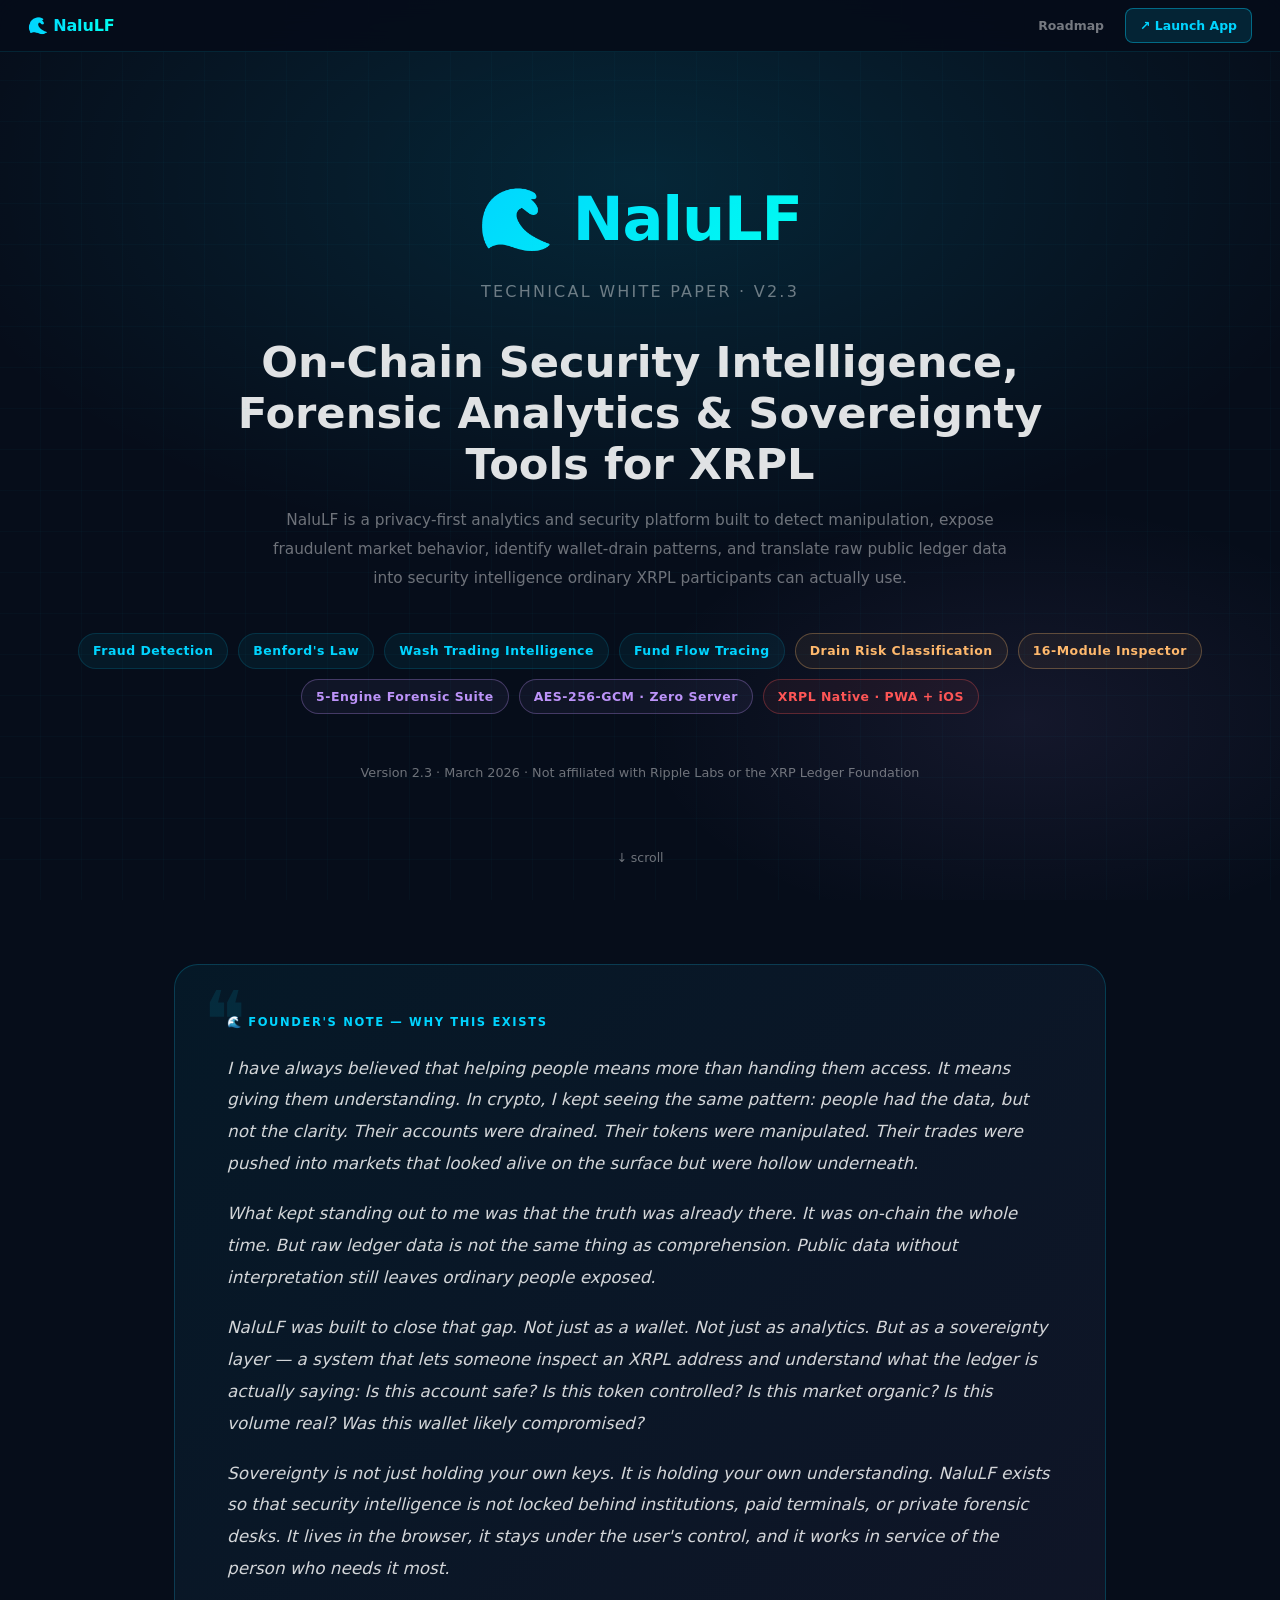
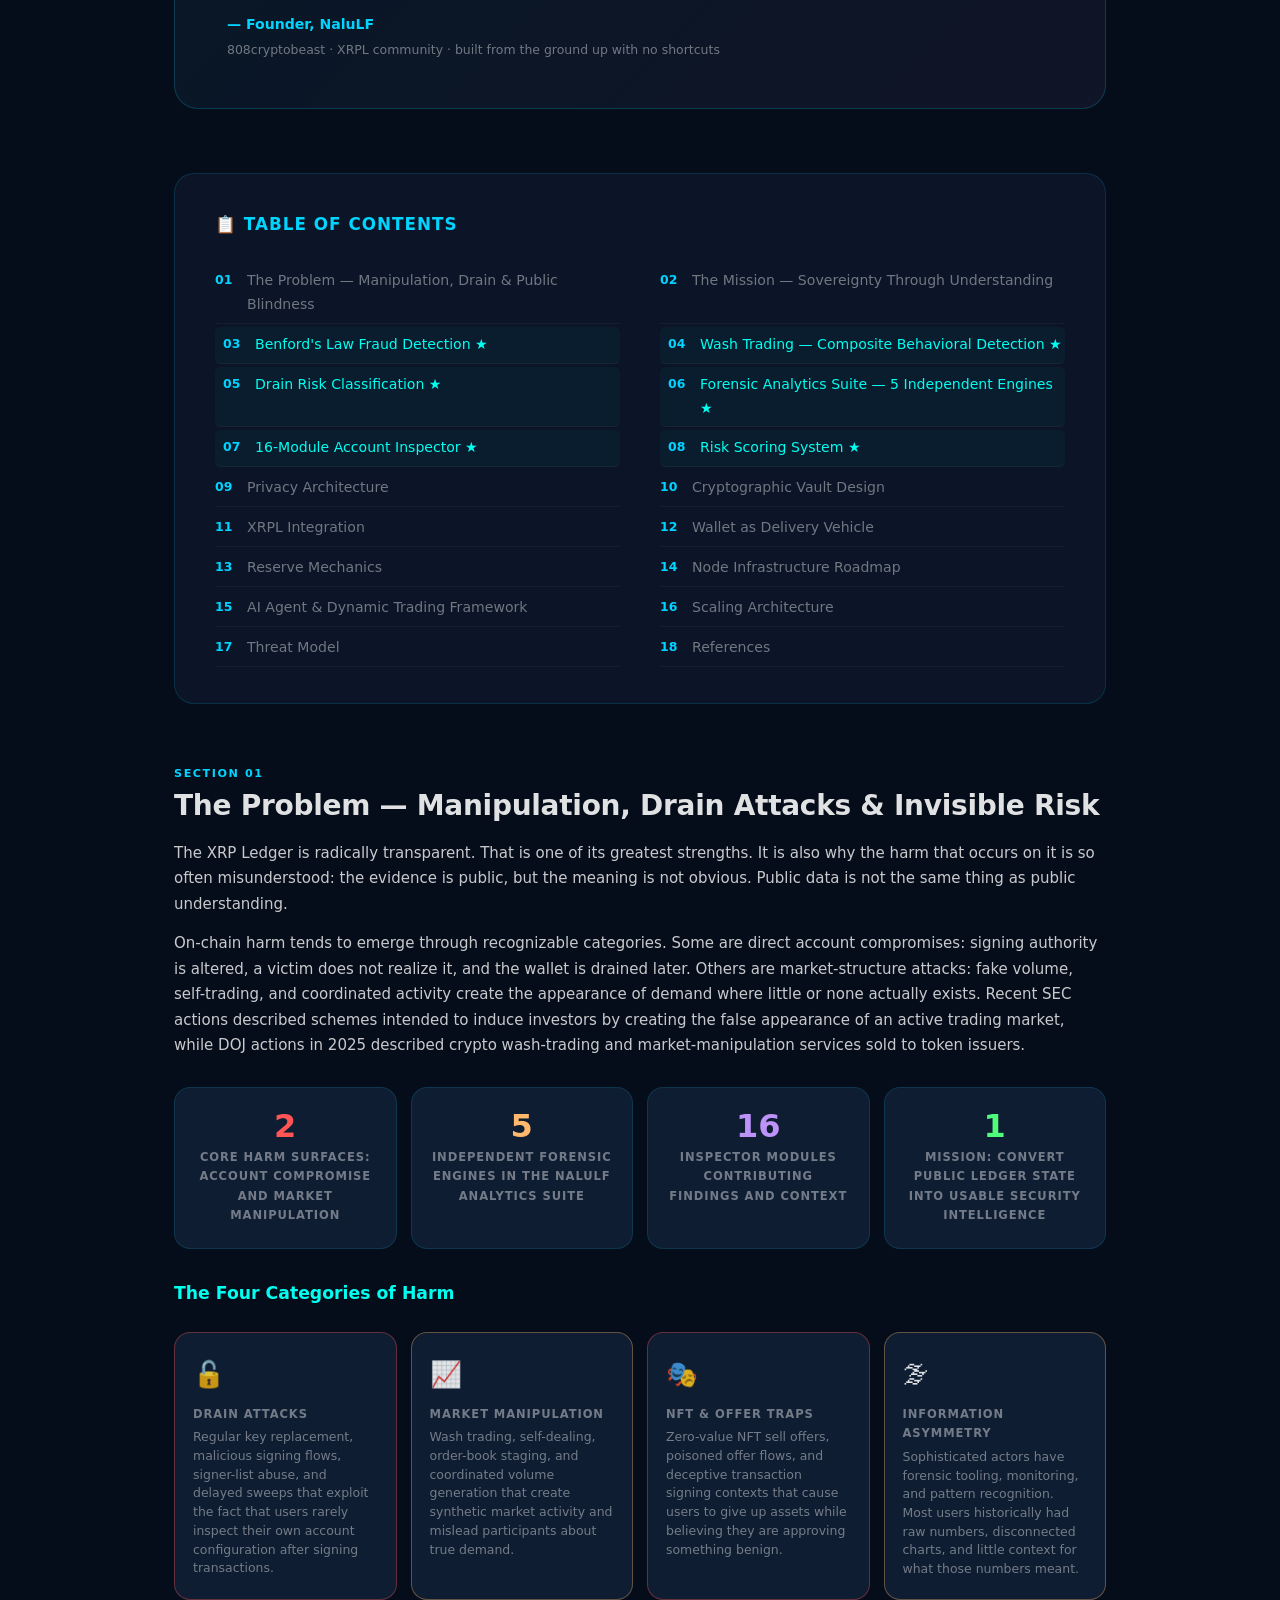
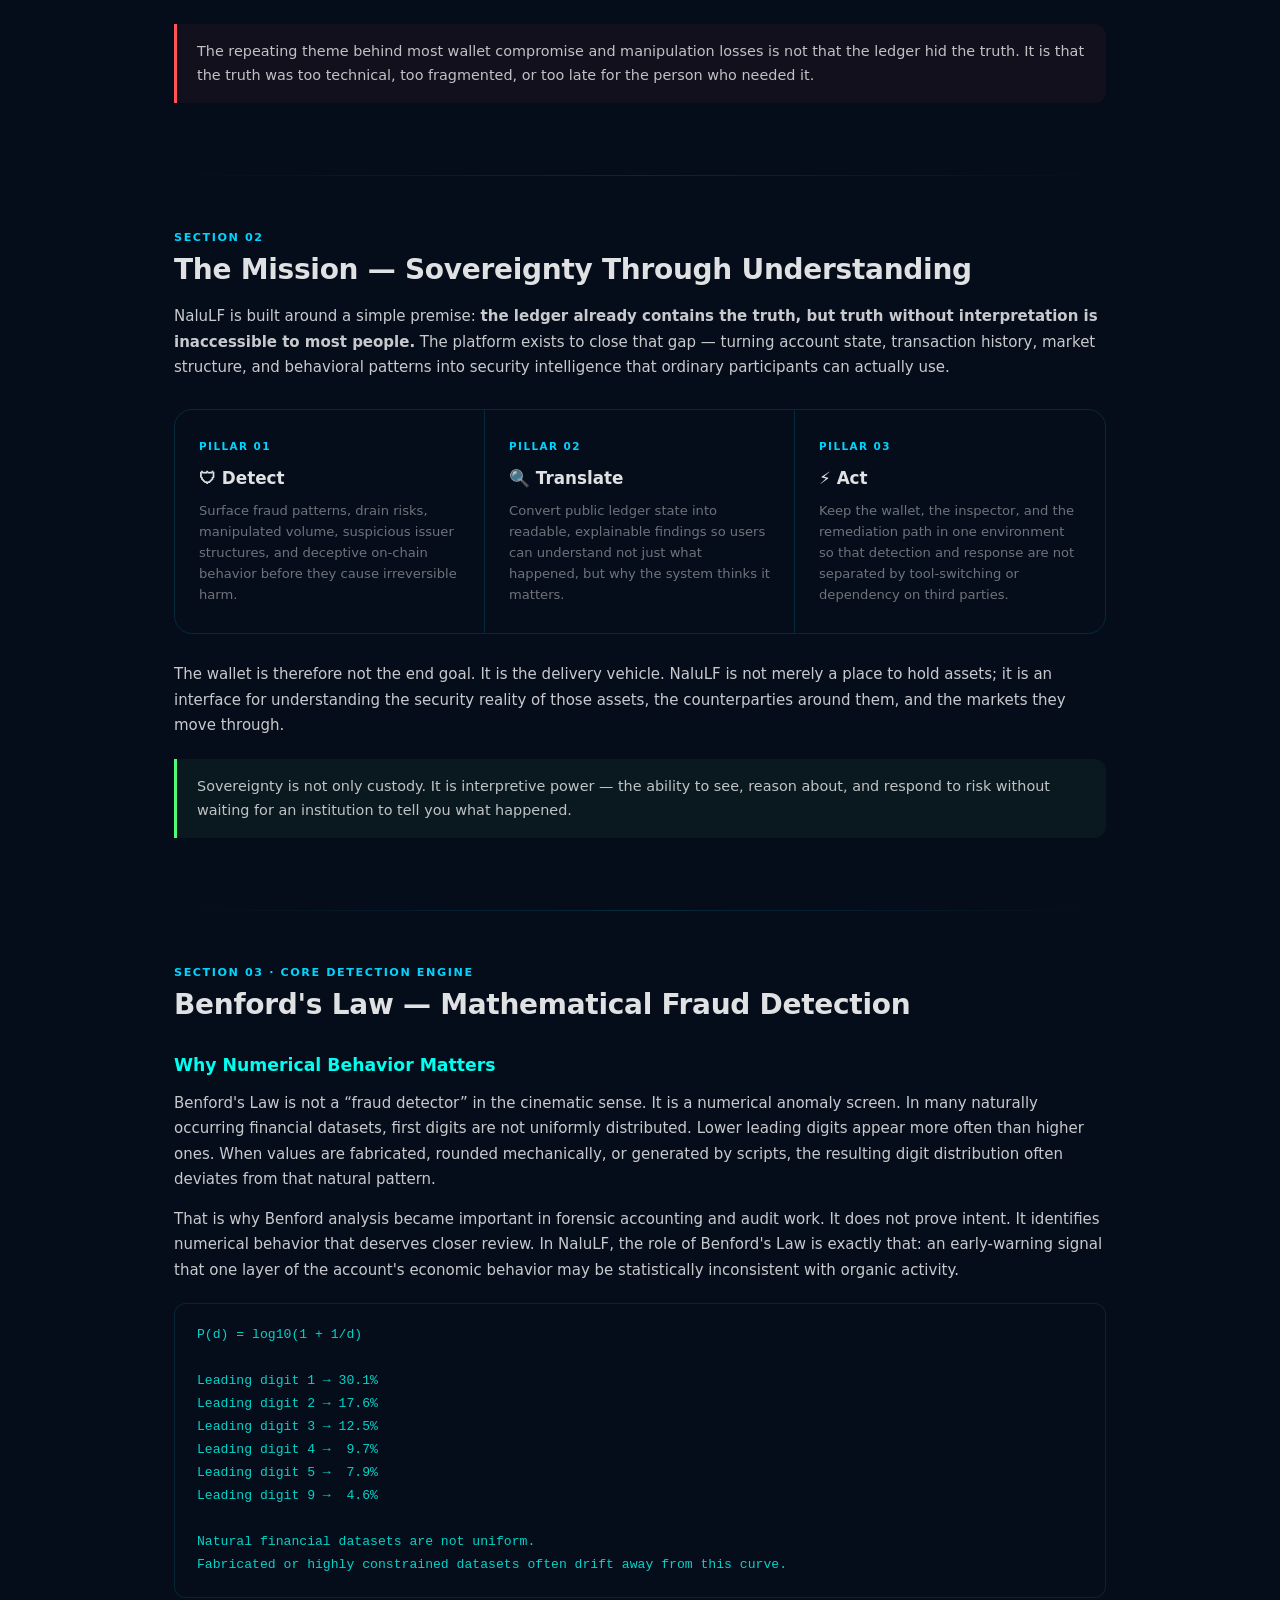
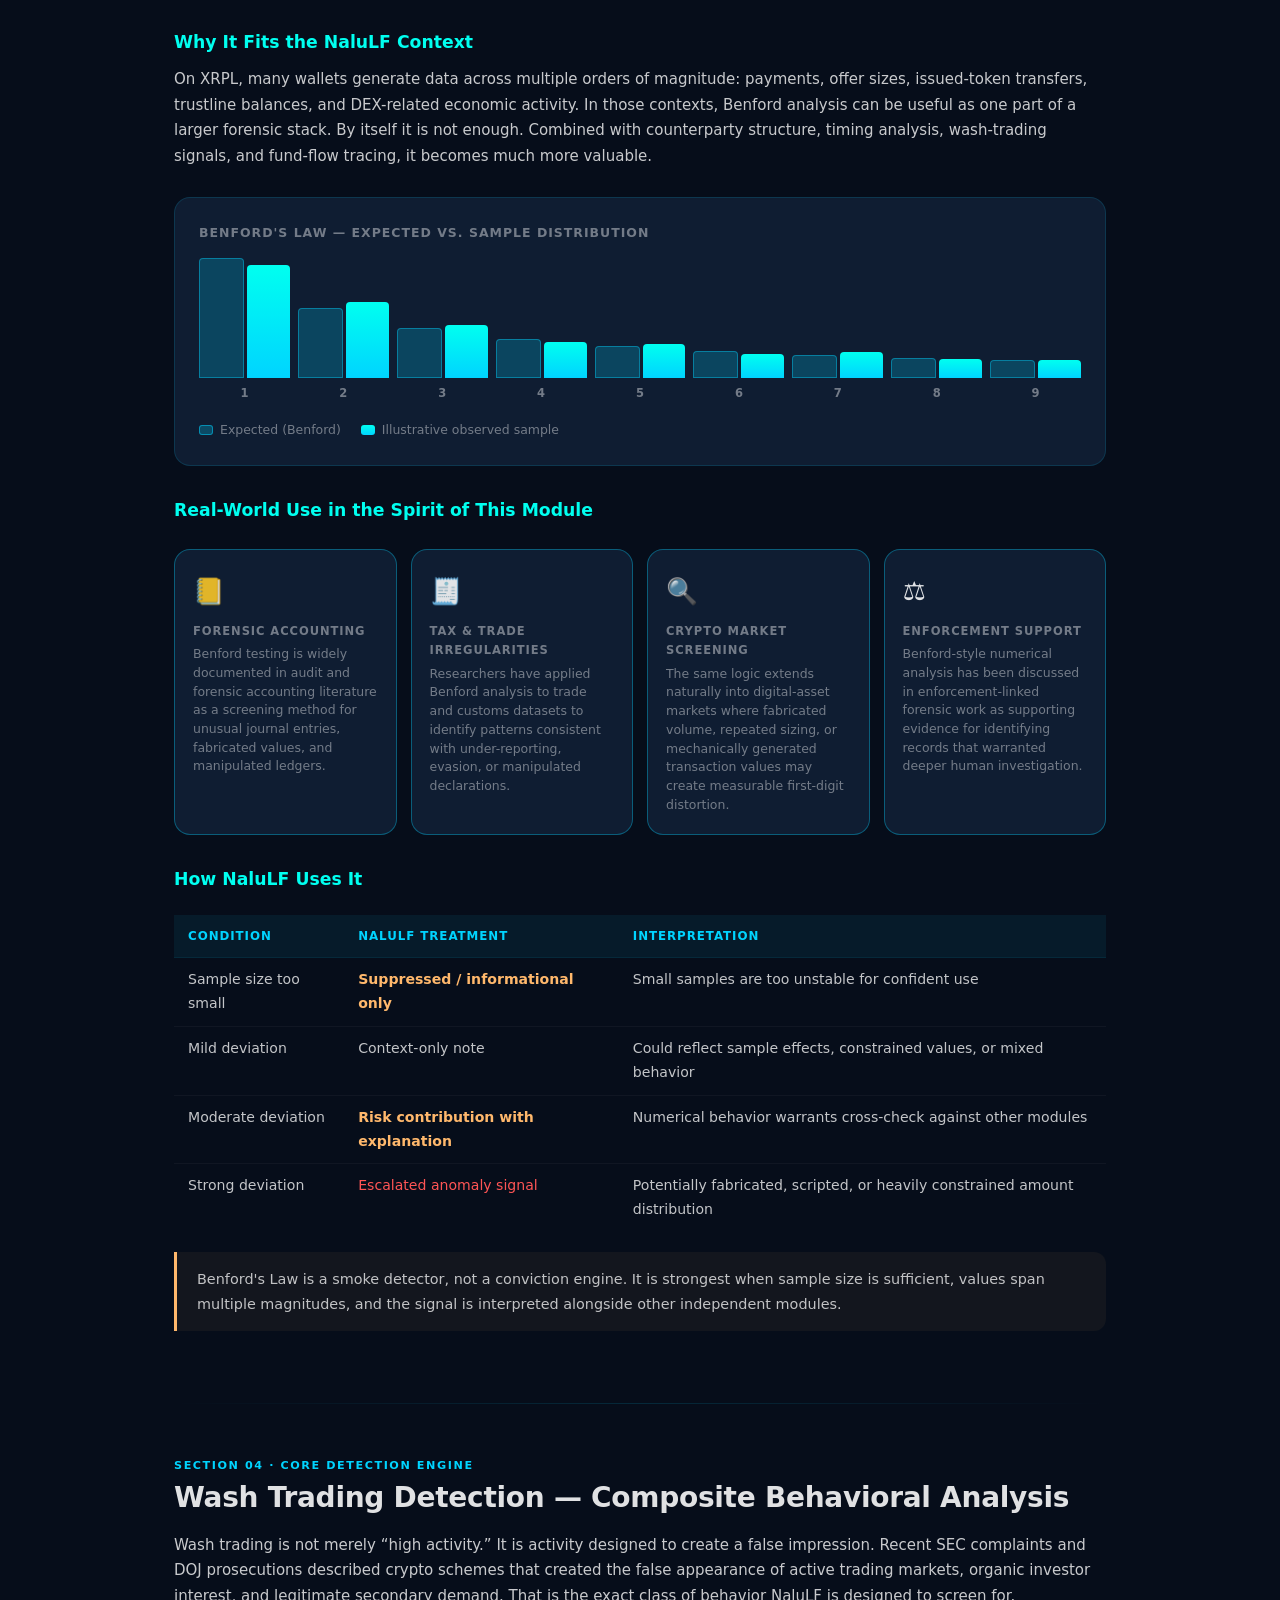
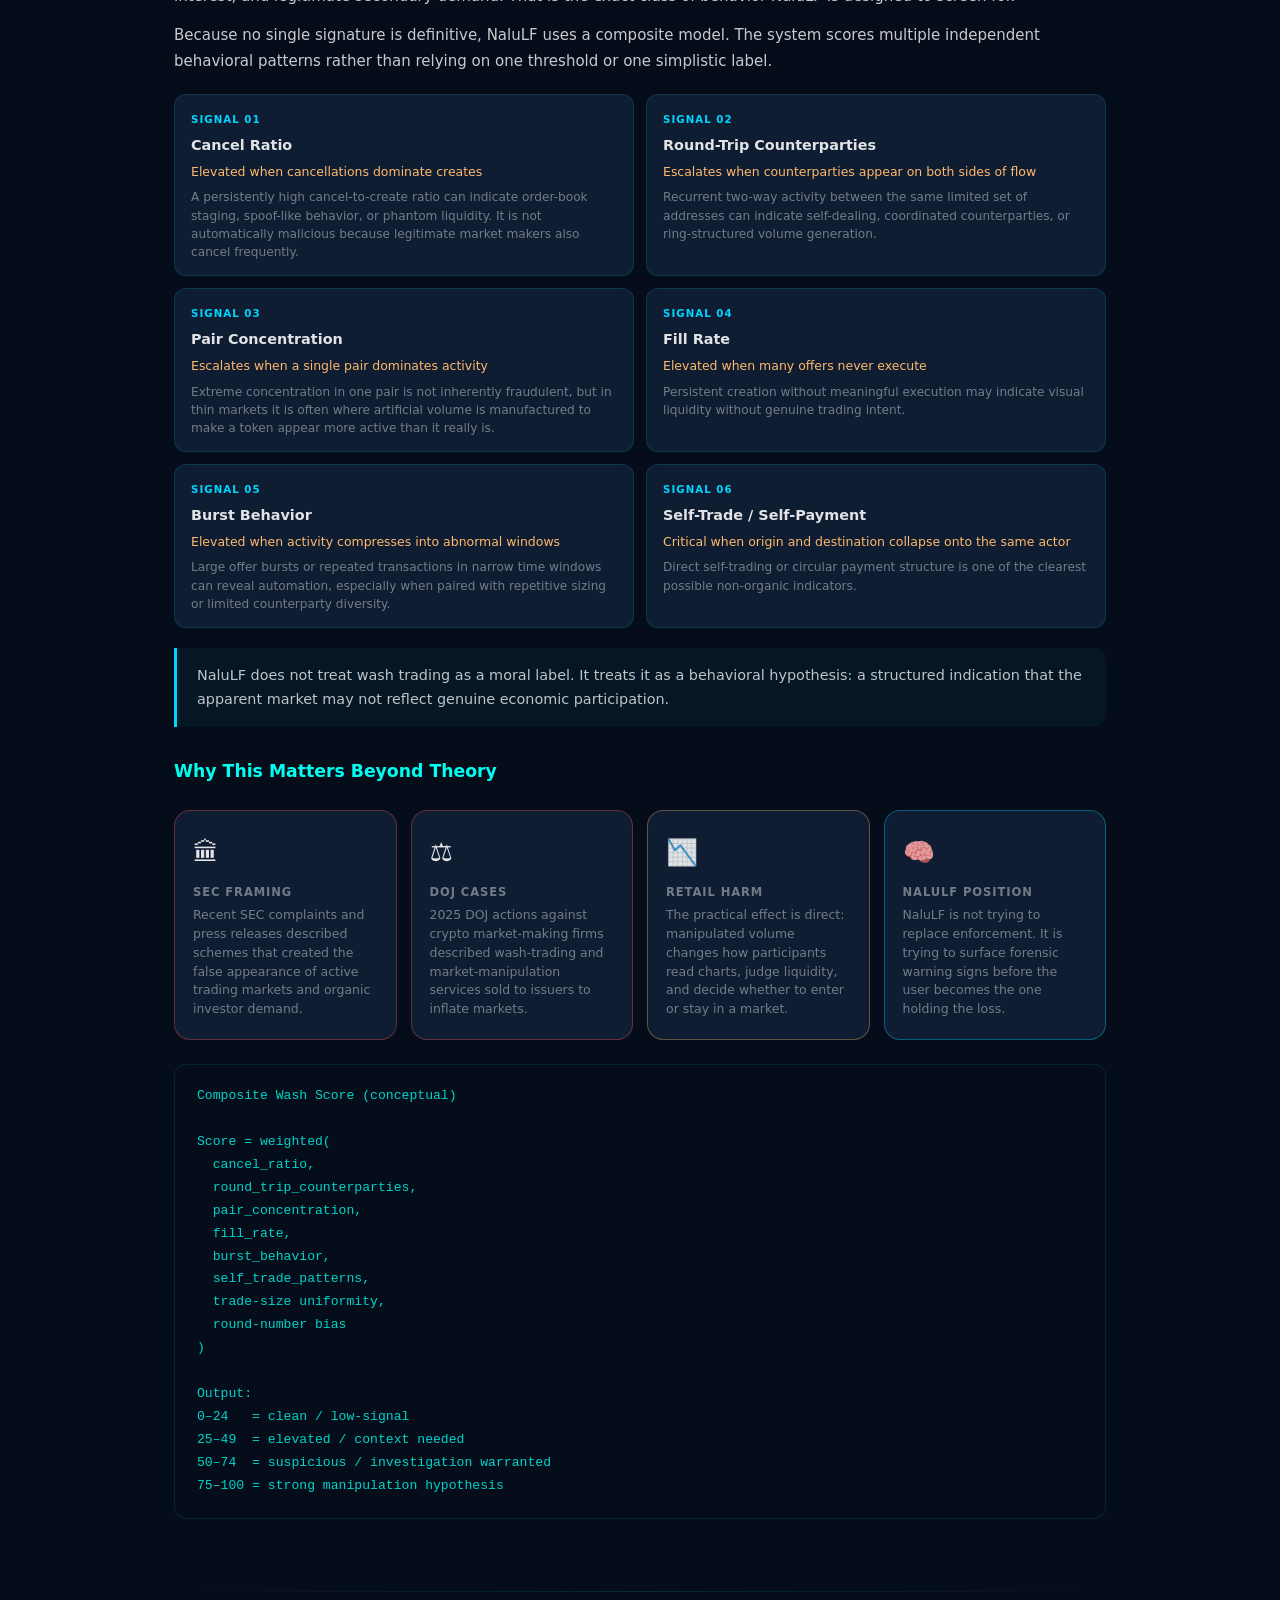
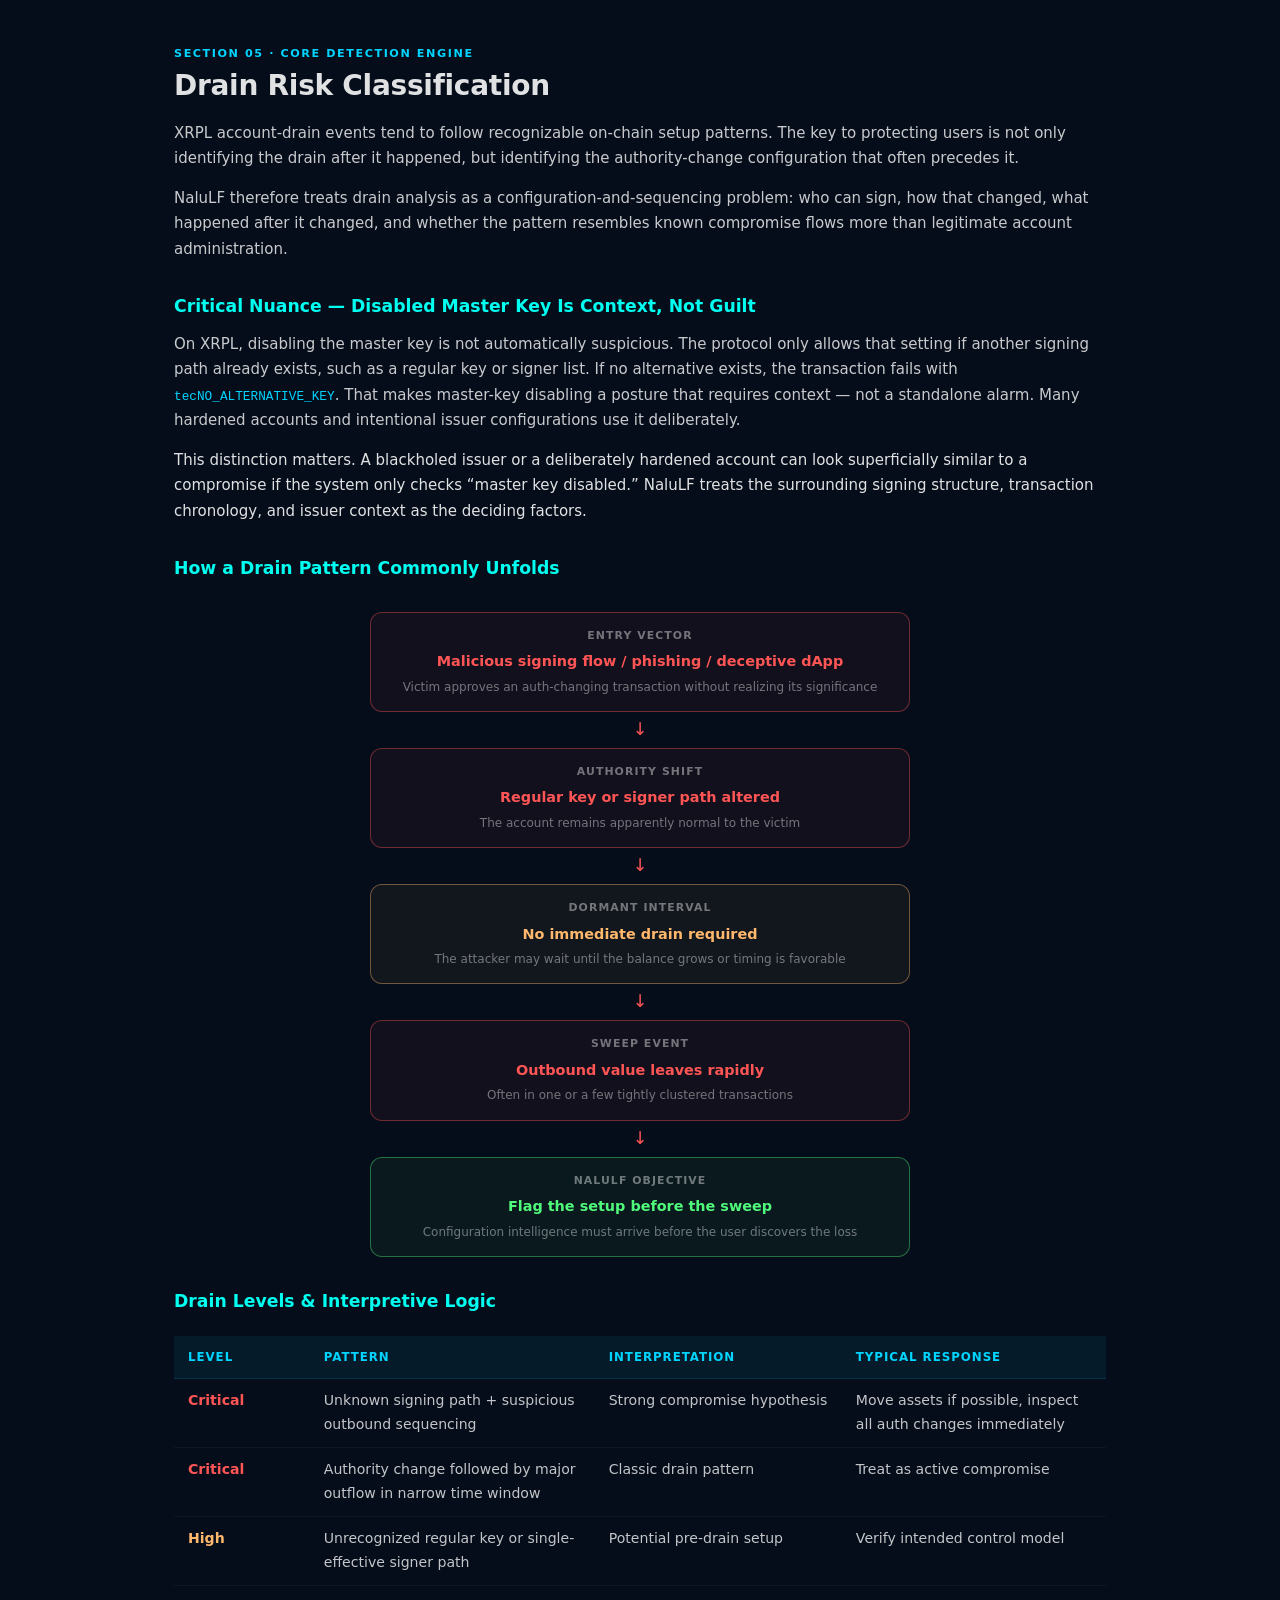
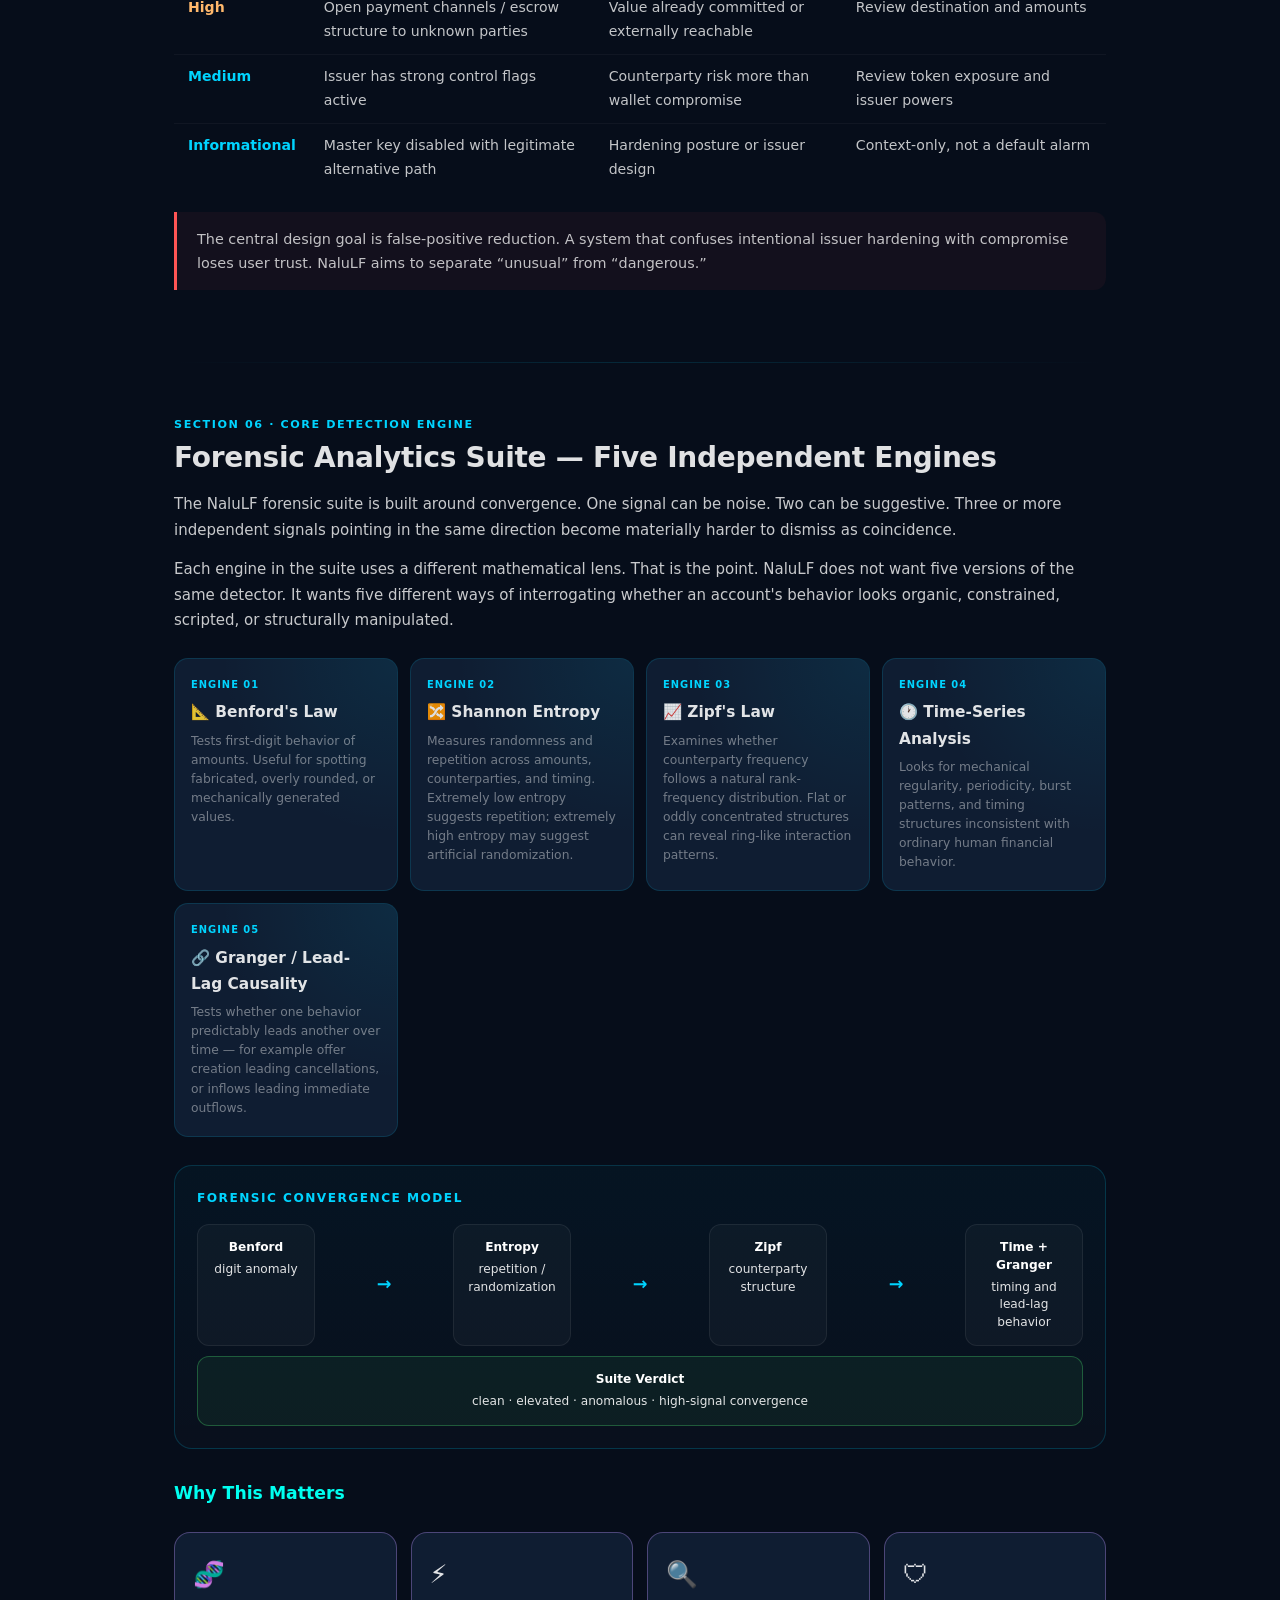
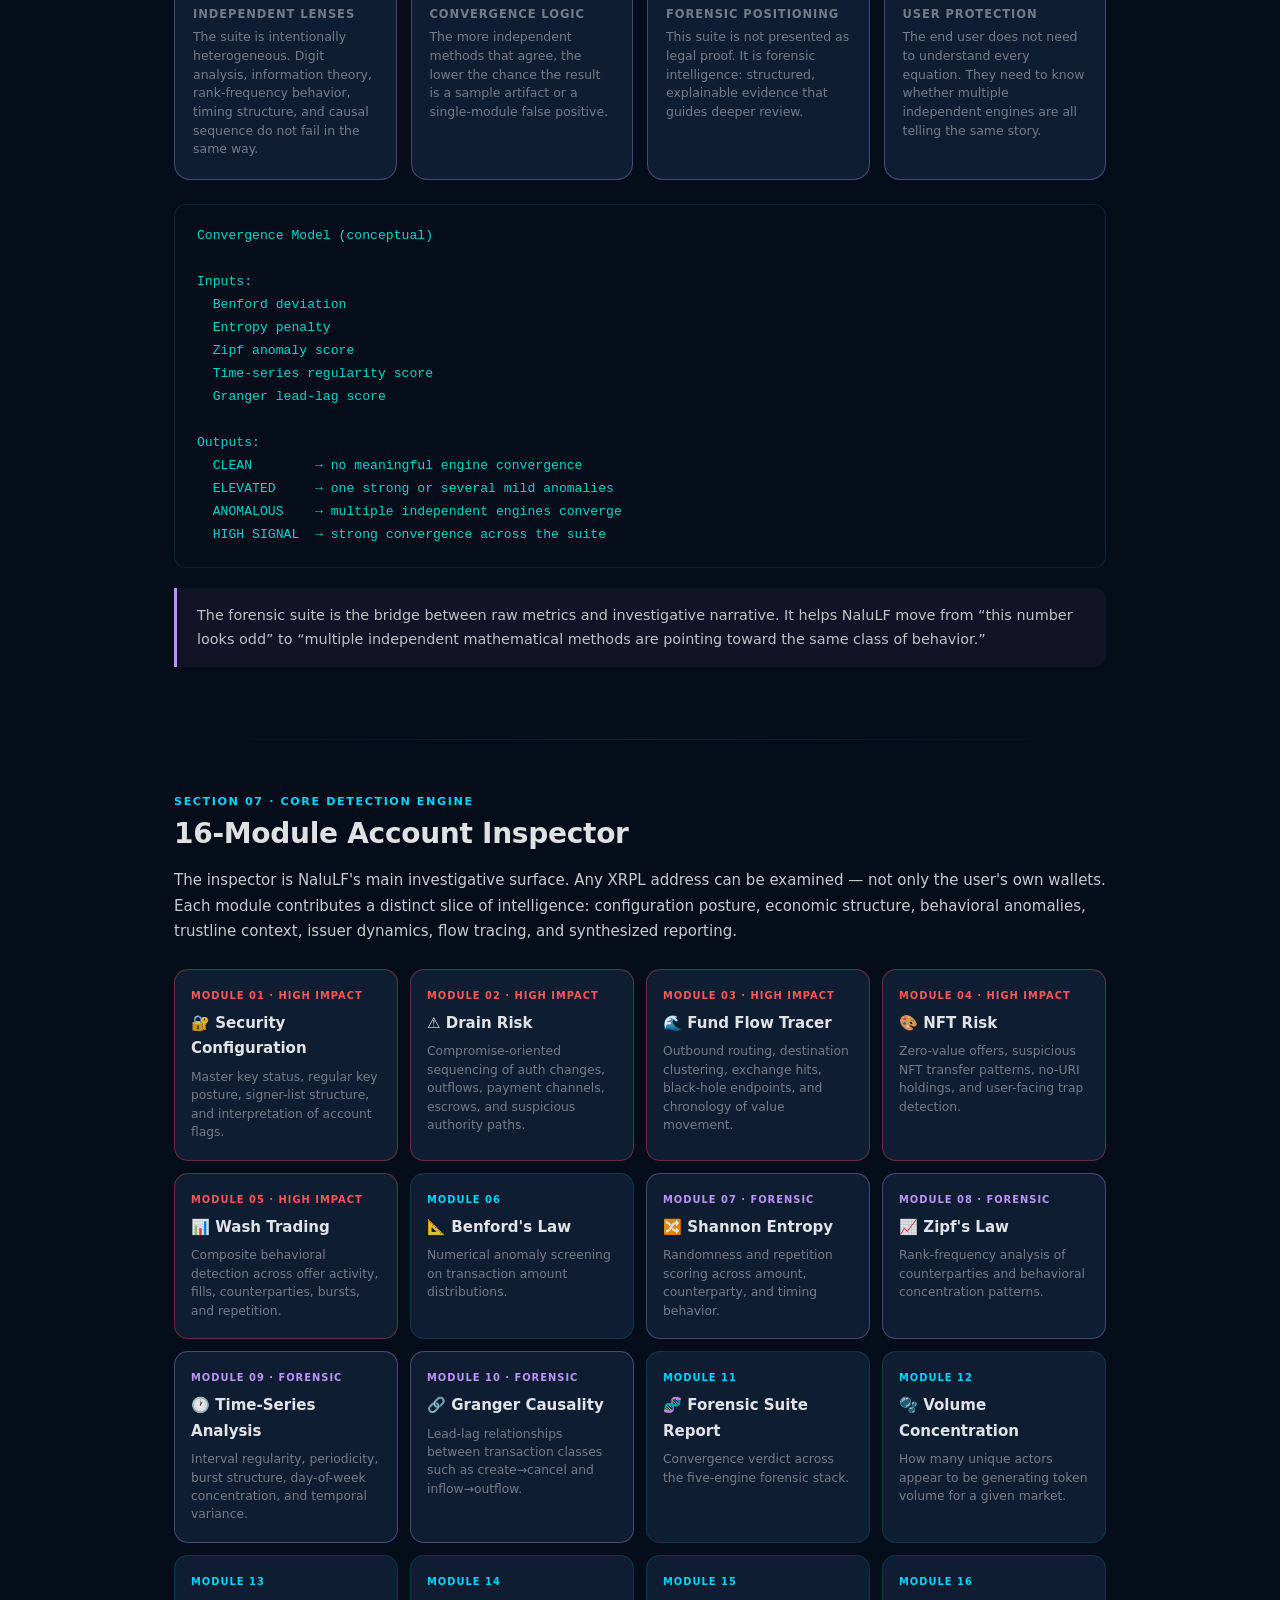
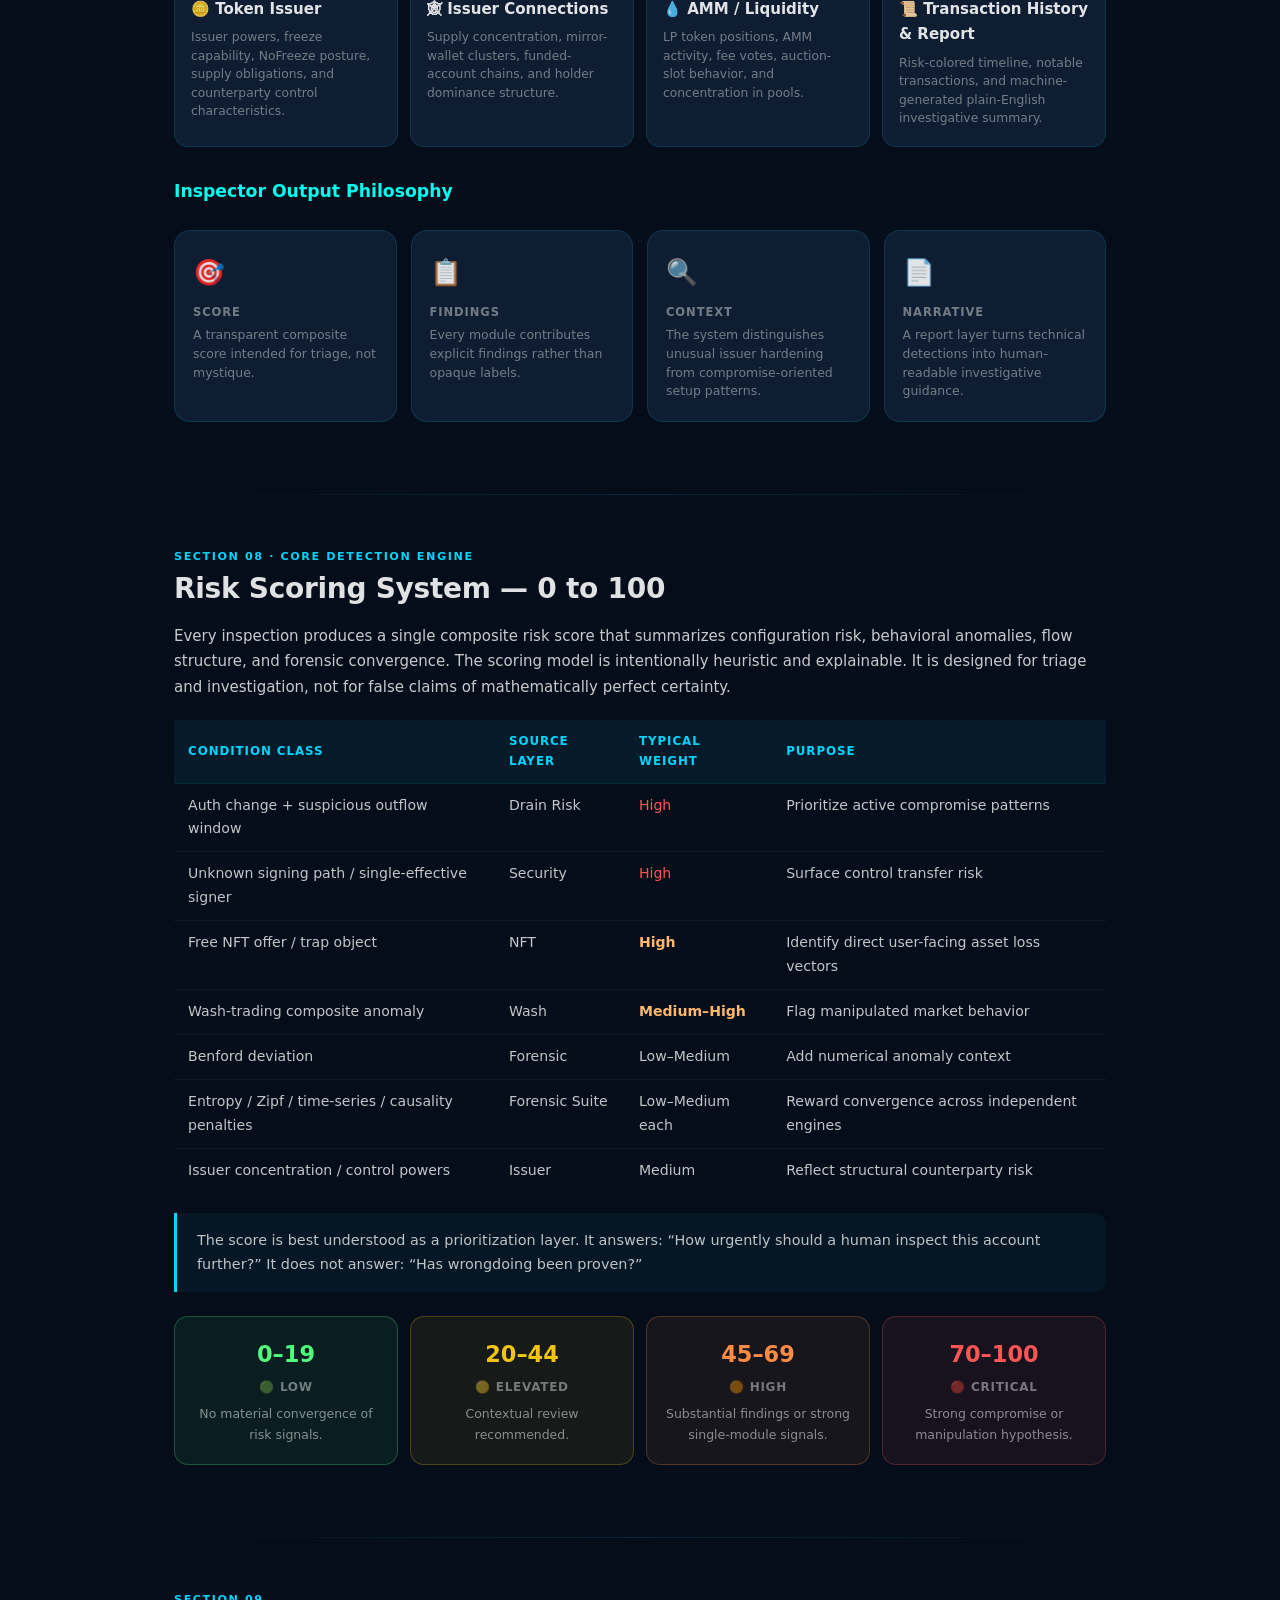
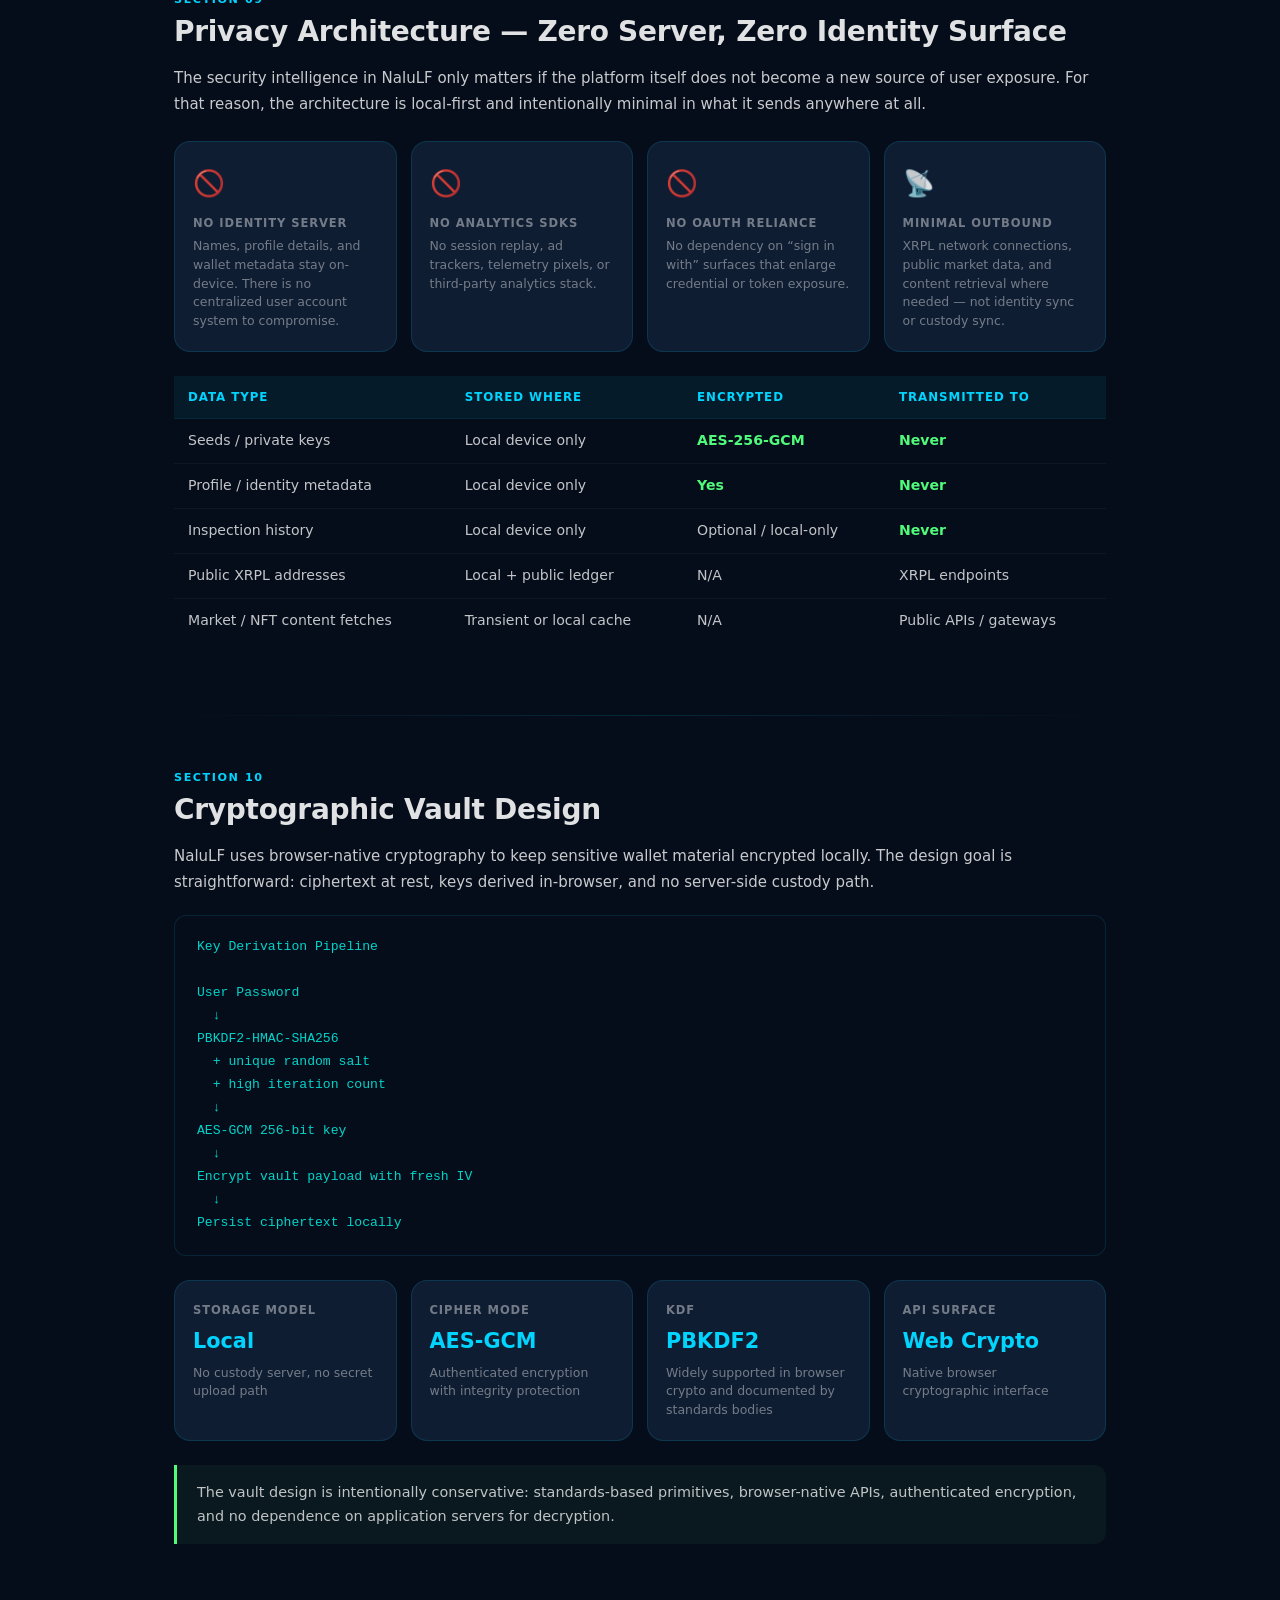
<file: NaluLF/Whitepaper.html>
<!DOCTYPE html>
<html lang="en">
<head>
<meta charset="UTF-8">
<meta name="viewport" content="width=device-width, initial-scale=1.0">
<title>NaluLF — Technical White Paper v2.3</title>
<style>
  .wp-nav {
    position: fixed; top: 0; left: 0; right: 0; z-index: 200;
    height: 52px; display: flex; align-items: center; justify-content: space-between;
    padding: 0 28px;
    background: rgba(6,13,26,.92); backdrop-filter: blur(16px);
    border-bottom: 1px solid rgba(0,212,255,.12);
  }
  .wp-nav-logo {
    font-size: 1rem; font-weight: 900; letter-spacing: -.01em;
    background: linear-gradient(90deg,#00d4ff,#00fff0);
    -webkit-background-clip: text; -webkit-text-fill-color: transparent;
    text-decoration: none;
  }
  .wp-nav-links { display: flex; gap: 6px; align-items: center; }
  .wp-nav-link {
    padding: 6px 14px; border-radius: 8px; text-decoration: none;
    font-size: .78rem; font-weight: 700; color: rgba(255,255,255,.45);
    border: 1px solid transparent; transition: all .18s; font-family: var(--font);
  }
  .wp-nav-link:hover { color: #00d4ff; border-color: rgba(0,212,255,.3); background: rgba(0,212,255,.05); }
  .wp-nav-link.cta {
    background: rgba(0,212,255,.12); border-color: rgba(0,212,255,.4); color: #00d4ff;
  }
  .wp-nav-link.cta:hover { background: rgba(0,212,255,.22); }
  @media(max-width:480px){ .wp-nav { padding: 0 14px; } .wp-nav-link { display: none; } .wp-nav-link.cta { display: flex; } }

  :root {
    --navy:    #060d1a;
    --panel:   #0b1527;
    --card:    #0f1d32;
    --border:  rgba(0,212,255,.14);
    --accent:  #00d4ff;
    --accent2: #00fff0;
    --gold:    #ffb86c;
    --green:   #50fa7b;
    --red:     #ff5555;
    --purple:  #bd93f9;
    --pink:    #ff79c6;
    --text:    rgba(255,255,255,.88);
    --muted:   rgba(255,255,255,.42);
    --font:    'Segoe UI', system-ui, -apple-system, sans-serif;
    --mono:    'JetBrains Mono', 'Fira Code', monospace;
  }

  *, *::before, *::after { box-sizing: border-box; margin: 0; padding: 0; }
  html { scroll-behavior: smooth; }
  body { background: var(--navy); color: var(--text); font-family: var(--font); font-size: 15px; line-height: 1.7; }

  a.inline-link {
    color: var(--accent);
    text-decoration: none;
    border-bottom: 1px dashed rgba(0,212,255,.35);
  }
  a.inline-link:hover {
    color: var(--accent2);
    border-bottom-color: rgba(0,255,240,.6);
  }

  .cover {
    min-height: 100vh;
    display: flex; flex-direction: column; align-items: center; justify-content: center;
    background:
      radial-gradient(ellipse 80% 60% at 50% 20%, rgba(0,212,255,.13) 0%, transparent 70%),
      radial-gradient(ellipse 50% 40% at 80% 80%, rgba(189,147,249,.08) 0%, transparent 60%),
      var(--navy);
    text-align: center; padding: 112px 24px 60px; position: relative; overflow: hidden;
  }
  .cover::before {
    content: ''; position: absolute; inset: 0;
    background:
      repeating-linear-gradient(0deg, transparent, transparent 40px, rgba(0,212,255,.022) 40px, rgba(0,212,255,.022) 41px),
      repeating-linear-gradient(90deg, transparent, transparent 40px, rgba(0,212,255,.022) 40px, rgba(0,212,255,.022) 41px);
    pointer-events: none;
  }
  .cover-logo { font-size: 3.8rem; font-weight: 900; letter-spacing: -.02em; background: linear-gradient(135deg,var(--accent),var(--accent2)); -webkit-background-clip:text; -webkit-text-fill-color:transparent; margin-bottom: 6px; }
  .cover-sub  { font-size: 1rem; color: var(--muted); letter-spacing: .14em; text-transform: uppercase; margin-bottom: 32px; }
  .cover-title { font-size: 2.7rem; font-weight: 900; line-height: 1.18; max-width: 820px; margin-bottom: 16px; }
  .cover-abstract { max-width: 740px; color: var(--muted); font-size: .96rem; line-height: 1.9; margin-bottom: 40px; }
  .cover-badges { display: flex; gap: 10px; flex-wrap: wrap; justify-content: center; margin-bottom: 48px; }
  .badge { padding: 6px 14px; border-radius: 20px; border: 1px solid var(--border); background: rgba(0,212,255,.06); font-size: .78rem; font-weight: 700; color: var(--accent); letter-spacing: .04em; }
  .badge.gold   { border-color: rgba(255,184,108,.3); background: rgba(255,184,108,.06); color: var(--gold); }
  .badge.purple { border-color: rgba(189,147,249,.3); background: rgba(189,147,249,.06); color: var(--purple); }
  .badge.red    { border-color: rgba(255,85,85,.3); background: rgba(255,85,85,.06); color: var(--red); }
  .cover-version { font-size: .8rem; color: var(--muted); }
  .scroll-hint { position: absolute; bottom: 32px; left: 50%; transform: translateX(-50%); display: flex; flex-direction: column; align-items: center; gap: 6px; color: var(--muted); font-size: .78rem; animation: bob 2s ease-in-out infinite; }
  @keyframes bob { 0%,100%{transform:translateX(-50%) translateY(0)} 50%{transform:translateX(-50%) translateY(6px)} }

  .page { max-width: 980px; margin: 0 auto; padding: 0 24px 80px; }

  .origin {
    background: linear-gradient(135deg, rgba(0,212,255,.06), rgba(189,147,249,.06));
    border: 1px solid rgba(0,212,255,.2);
    border-radius: 24px; padding: 48px 52px; margin: 64px 0;
    position: relative; overflow: hidden;
  }
  .origin::before {
    content: '❝'; position: absolute; top: 16px; left: 28px;
    font-size: 5rem; color: rgba(0,212,255,.1); font-family: Georgia, serif; line-height: 1;
  }
  .origin-label { font-size: .72rem; font-weight: 900; color: var(--accent); letter-spacing: .14em; text-transform: uppercase; margin-bottom: 20px; }
  .origin p { font-size: 1.05rem; line-height: 1.9; color: rgba(255,255,255,.82); margin-bottom: 18px; font-style: italic; }
  .origin p:last-of-type { margin-bottom: 0; }
  .origin-sig { margin-top: 28px; font-size: .88rem; color: var(--accent); font-weight: 800; font-style: normal; }
  .origin-sig-sub { font-size: .78rem; color: var(--muted); margin-top: 2px; font-style: normal; }
  @media(max-width:600px){ .origin { padding: 32px 24px; } }

  .toc-wrap { background: var(--panel); border: 1px solid var(--border); border-radius: 20px; padding: 36px 40px; margin: 60px 0; }
  .toc-title { font-size: 1.05rem; font-weight: 900; color: var(--accent); margin-bottom: 24px; letter-spacing: .06em; text-transform: uppercase; }
  .toc-grid { display: grid; grid-template-columns: 1fr 1fr; gap: 3px 40px; }
  .toc-item { display: flex; gap: 10px; padding: 6px 0; border-bottom: 1px solid rgba(255,255,255,.04); }
  .toc-num { color: var(--accent); font-weight: 900; font-size: .78rem; min-width: 22px; }
  .toc-item a { color: var(--muted); text-decoration: none; font-size: .88rem; transition: color .15s; }
  .toc-item a:hover { color: var(--accent); }
  .toc-item.anchor { background: rgba(0,212,255,.04); border-radius: 6px; padding-left: 8px; }
  .toc-item.anchor a { color: var(--accent2); }
  @media(max-width:600px){ .toc-grid { grid-template-columns: 1fr; } }

  .section { margin-bottom: 72px; scroll-margin-top: 84px; }
  .section-num { font-size: .7rem; font-weight: 900; color: var(--accent); letter-spacing: .14em; text-transform: uppercase; margin-bottom: 6px; }
  h2 { font-size: 1.75rem; font-weight: 900; line-height: 1.2; margin-bottom: 18px; letter-spacing: -.01em; }
  h3 { font-size: 1.08rem; font-weight: 800; margin: 30px 0 10px; color: var(--accent2); }
  p  { margin-bottom: 14px; color: rgba(255,255,255,.78); }
  p:last-child { margin-bottom: 0; }
  .divider { height: 1px; background: linear-gradient(90deg, transparent, var(--border), transparent); margin: 52px 0; }

  .stat-row { display: grid; grid-template-columns: repeat(auto-fit, minmax(170px, 1fr)); gap: 14px; margin: 28px 0; }
  .stat { background: var(--card); border: 1px solid var(--border); border-radius: 16px; padding: 22px 18px; text-align: center; }
  .stat-value { font-size: 2rem; font-weight: 900; color: var(--accent); line-height: 1; margin-bottom: 6px; }
  .stat-value.gold   { color: var(--gold); }
  .stat-value.green  { color: var(--green); }
  .stat-value.purple { color: var(--purple); }
  .stat-value.red    { color: var(--red); }
  .stat-label { font-size: .72rem; font-weight: 800; color: var(--muted); text-transform: uppercase; letter-spacing: .08em; }

  .card-row { display: grid; grid-template-columns: repeat(auto-fit, minmax(210px, 1fr)); gap: 14px; margin: 24px 0; }
  .card { background: var(--card); border: 1px solid var(--border); border-radius: 16px; padding: 20px 18px; }
  .card.accent-border { border-color: rgba(0,212,255,.35); }
  .card.gold-border   { border-color: rgba(255,184,108,.35); }
  .card.red-border    { border-color: rgba(255,85,85,.35); }
  .card.purple-border { border-color: rgba(189,147,249,.35); }
  .card-icon  { font-size: 1.6rem; margin-bottom: 8px; }
  .card-label { font-size: .72rem; font-weight: 800; color: var(--muted); text-transform: uppercase; letter-spacing: .08em; margin-bottom: 4px; }
  .card-value { font-size: 1.3rem; font-weight: 900; color: var(--accent); }
  .card-note  { font-size: .78rem; color: var(--muted); margin-top: 4px; line-height: 1.5; }

  pre { background: #060d1a; border: 1px solid rgba(0,212,255,.12); border-radius: 12px; padding: 20px 22px; font-family: var(--mono); font-size: .82rem; line-height: 1.75; color: rgba(0,255,240,.82); overflow-x: auto; margin: 20px 0; }
  code { font-family: var(--mono); font-size: .85em; color: var(--accent); }

  .table-wrap { overflow-x: auto; margin: 20px 0; }
  table { width: 100%; border-collapse: collapse; }
  th { background: rgba(0,212,255,.07); color: var(--accent); font-size: .74rem; font-weight: 900; text-transform: uppercase; letter-spacing: .08em; padding: 11px 14px; text-align: left; border-bottom: 1px solid var(--border); }
  td { padding: 10px 14px; font-size: .88rem; color: rgba(255,255,255,.76); border-bottom: 1px solid rgba(255,255,255,.04); vertical-align: top; }
  tr:last-child td { border-bottom: none; }
  tr:hover td { background: rgba(255,255,255,.02); }
  td strong { color: #fff; }
  .hi { color: var(--green)  !important; font-weight: 800; }
  .lo { color: var(--red)    !important; }
  .wa { color: var(--gold)   !important; font-weight: 800; }

  .callout { border-left: 3px solid var(--accent); background: rgba(0,212,255,.05); border-radius: 0 12px 12px 0; padding: 15px 20px; margin: 20px 0; font-size: .9rem; color: rgba(255,255,255,.74); line-height: 1.7; }
  .callout.warn { border-color: var(--gold);   background: rgba(255,184,108,.05); }
  .callout.ok   { border-color: var(--green);  background: rgba(80,250,123,.05); }
  .callout.red  { border-color: var(--red);    background: rgba(255,85,85,.05); }
  .callout.purple { border-color: var(--purple); background: rgba(189,147,249,.05); }

  .mission-strip {
    display: grid; grid-template-columns: repeat(3,1fr); gap: 0;
    border: 1px solid var(--border); border-radius: 18px; overflow: hidden; margin: 28px 0;
  }
  .ms-item { padding: 28px 24px; border-right: 1px solid var(--border); }
  .ms-item:last-child { border-right: none; }
  .ms-num  { font-size: .65rem; font-weight: 900; color: var(--accent); letter-spacing: .14em; text-transform: uppercase; margin-bottom: 8px; }
  .ms-title{ font-size: 1.05rem; font-weight: 900; margin-bottom: 8px; }
  .ms-body { font-size: .82rem; color: var(--muted); line-height: 1.6; }
  @media(max-width:620px){ .mission-strip { grid-template-columns: 1fr; } .ms-item { border-right: none; border-bottom: 1px solid var(--border); } .ms-item:last-child { border-bottom: none; } }

  .threat-flow { display: flex; flex-direction: column; align-items: center; gap: 0; margin: 28px 0; }
  .tf-step { background: var(--card); border: 1px solid var(--border); border-radius: 12px; padding: 14px 24px; text-align: center; width: 100%; max-width: 540px; }
  .tf-label { font-size: .68rem; font-weight: 900; color: var(--muted); text-transform: uppercase; letter-spacing: .1em; margin-bottom: 4px; }
  .tf-value { font-size: .9rem; font-weight: 800; color: #fff; }
  .tf-note  { font-size: .75rem; color: var(--muted); margin-top: 3px; }
  .tf-arrow { color: var(--red); font-size: 1.1rem; padding: 3px 0; }
  .tf-step.bad  { border-color: rgba(255,85,85,.4);    background: rgba(255,85,85,.05); }
  .tf-step.bad .tf-value { color: var(--red); }
  .tf-step.warn { border-color: rgba(255,184,108,.4);  background: rgba(255,184,108,.05); }
  .tf-step.warn .tf-value { color: var(--gold); }
  .tf-step.good { border-color: rgba(80,250,123,.4);   background: rgba(80,250,123,.05); }
  .tf-step.good .tf-value { color: var(--green); }

  .benford-wrap { margin: 28px 0; background: var(--card); border: 1px solid var(--border); border-radius: 16px; padding: 24px; }
  .benford-title { font-size: .78rem; font-weight: 900; color: var(--muted); text-transform: uppercase; letter-spacing: .08em; margin-bottom: 20px; }
  .benford-bars { display: flex; align-items: flex-end; gap: 8px; height: 140px; }
  .benford-bar-wrap { flex: 1; display: flex; flex-direction: column; align-items: center; gap: 6px; height: 100%; justify-content: flex-end; }
  .benford-bar-pair { width: 100%; display: flex; gap: 3px; align-items: flex-end; }
  .benford-bar { flex: 1; border-radius: 4px 4px 0 0; min-height: 4px; }
  .benford-bar.expected { background: rgba(0,212,255,.22); border: 1px solid rgba(0,212,255,.4); }
  .benford-bar.observed { background: linear-gradient(180deg,var(--accent2),var(--accent)); }
  .benford-digit { font-size: .72rem; font-weight: 800; color: var(--muted); }
  .benford-legend { display: flex; gap: 20px; margin-top: 16px; flex-wrap: wrap; }
  .legend-item { display: flex; align-items: center; gap: 7px; font-size: .78rem; color: var(--muted); }
  .legend-swatch { width: 14px; height: 10px; border-radius: 3px; }

  .signals { display: grid; grid-template-columns: 1fr 1fr; gap: 12px; margin: 20px 0; }
  .signal { background: var(--card); border: 1px solid var(--border); border-radius: 12px; padding: 16px 16px 14px; }
  .signal-num   { font-size: .64rem; font-weight: 900; color: var(--accent); text-transform: uppercase; letter-spacing: .1em; margin-bottom: 4px; }
  .signal-title { font-size: .9rem; font-weight: 800; margin-bottom: 4px; }
  .signal-threshold { font-size: .78rem; color: var(--gold); }
  .signal-note  { font-size: .76rem; color: var(--muted); margin-top: 6px; line-height: 1.5; }
  @media(max-width:560px){ .signals { grid-template-columns: 1fr; } }

  .score-bands { display: grid; grid-template-columns: repeat(4,1fr); gap: 12px; margin: 24px 0; }
  .score-band { border-radius: 14px; padding: 18px 14px; text-align: center; border: 1px solid transparent; }
  .score-band.green  { background: rgba(80,250,123,.07);  border-color: rgba(80,250,123,.25); }
  .score-band.amber  { background: rgba(241,196,15,.07);  border-color: rgba(241,196,15,.25); }
  .score-band.orange { background: rgba(255,140,66,.07);  border-color: rgba(255,140,66,.25); }
  .score-band.red    { background: rgba(255,85,85,.07);   border-color: rgba(255,85,85,.25); }
  .score-band-range  { font-size: 1.4rem; font-weight: 900; margin-bottom: 4px; }
  .score-band.green  .score-band-range { color: #50fa7b; }
  .score-band.amber  .score-band-range { color: #f1c40f; }
  .score-band.orange .score-band-range { color: #ff8c42; }
  .score-band.red    .score-band-range { color: #ff5555; }
  .score-band-label  { font-size: .75rem; font-weight: 800; color: var(--muted); text-transform: uppercase; letter-spacing: .06em; }
  .score-band-desc   { font-size: .78rem; color: rgba(255,255,255,.5); margin-top: 6px; }
  @media(max-width:560px){ .score-bands { grid-template-columns: 1fr 1fr; } }

  .module-grid { display: grid; grid-template-columns: repeat(auto-fill, minmax(210px,1fr)); gap: 12px; margin: 24px 0; }
  .module { background: var(--card); border: 1px solid var(--border); border-radius: 14px; padding: 18px 16px; }
  .module-num   { font-size: .62rem; font-weight: 900; color: var(--accent); letter-spacing: .1em; text-transform: uppercase; margin-bottom: 6px; }
  .module-name  { font-size: .94rem; font-weight: 800; margin-bottom: 6px; }
  .module-desc  { font-size: .77rem; color: var(--muted); line-height: 1.5; }
  .module.hot   { border-color: rgba(255,85,85,.35); }
  .module.hot .module-num { color: var(--red); }
  .module.purple { border-color: rgba(189,147,249,.35); }
  .module.purple .module-num { color: var(--purple); }

  .engine-grid {
    display: grid;
    grid-template-columns: repeat(auto-fill, minmax(220px,1fr));
    gap: 12px;
    margin: 24px 0;
  }
  .engine {
    background: var(--card);
    border: 1px solid var(--border);
    border-radius: 14px;
    padding: 18px 16px;
    position: relative;
    overflow: hidden;
  }
  .engine::before {
    content: '';
    position: absolute;
    inset: 0;
    background: radial-gradient(circle at top right, rgba(0,212,255,.08), transparent 55%);
    pointer-events: none;
  }
  .engine-num {
    font-size: .62rem; font-weight: 900; letter-spacing: .1em; text-transform: uppercase;
    margin-bottom: 6px; color: var(--accent);
    position: relative;
  }
  .engine-name {
    font-size: .96rem; font-weight: 900; margin-bottom: 6px;
    position: relative;
  }
  .engine-desc {
    font-size: .77rem; color: var(--muted); line-height: 1.55;
    position: relative;
  }

  .suite-visual {
    margin: 28px 0;
    border: 1px solid rgba(0,212,255,.18);
    border-radius: 18px;
    background: linear-gradient(180deg, rgba(0,212,255,.04), rgba(255,255,255,.015));
    padding: 22px;
  }
  .suite-visual-title {
    font-size: .76rem;
    letter-spacing: .12em;
    text-transform: uppercase;
    font-weight: 900;
    color: var(--accent);
    margin-bottom: 16px;
  }
  .suite-flow {
    display: grid;
    grid-template-columns: repeat(7, 1fr);
    gap: 10px;
    align-items: stretch;
  }
  .suite-node {
    background: rgba(255,255,255,.03);
    border: 1px solid rgba(255,255,255,.07);
    border-radius: 12px;
    padding: 14px 10px;
    text-align: center;
    font-size: .76rem;
    line-height: 1.45;
  }
  .suite-node strong { display:block; color:#fff; margin-bottom:4px; }
  .suite-node.final {
    border-color: rgba(80,250,123,.28);
    background: rgba(80,250,123,.06);
  }
  .suite-arrow {
    display:flex; align-items:center; justify-content:center;
    color: var(--accent);
    font-weight: 900;
    font-size: 1.1rem;
  }
  @media(max-width:900px){
    .suite-flow { grid-template-columns: 1fr; }
    .suite-arrow { transform: rotate(90deg); min-height: 20px; }
  }

  .refs { counter-reset: ref; }
  .ref-item {
    display: flex; gap: 12px; padding: 12px 0;
    border-bottom: 1px solid rgba(255,255,255,.04);
    font-size: .84rem; color: var(--muted);
  }
  .ref-num { color: var(--accent); font-weight: 800; min-width: 22px; }
  .ref-item a { color: var(--accent); text-decoration: none; }
  .ref-item a:hover { color: var(--accent2); }

  footer { text-align: center; padding: 40px 24px; color: var(--muted); font-size: .8rem; border-top: 1px solid var(--border); }
  footer a { color: var(--accent); text-decoration: none; }
</style>
</head>
<body>

<nav class="wp-nav">
  <a href="https://808cryptobeast.github.io/NaluLF/" class="wp-nav-logo">🌊 NaluLF</a>
  <div class="wp-nav-links">
    <a href="https://808cryptobeast.github.io/NaluLF/roadmap.html" class="wp-nav-link">Roadmap</a>
    <a href="https://808cryptobeast.github.io/NaluLF/" class="wp-nav-link cta">↗ Launch App</a>
  </div>
</nav>

<section class="cover">
  <div class="cover-logo">🌊 NaluLF</div>
  <div class="cover-sub">Technical White Paper · v2.3</div>
  <h1 class="cover-title">On-Chain Security Intelligence,<br>Forensic Analytics &amp; Sovereignty Tools for XRPL</h1>
  <p class="cover-abstract">
    NaluLF is a privacy-first analytics and security platform built to detect manipulation,
    expose fraudulent market behavior, identify wallet-drain patterns, and translate raw public ledger data
    into security intelligence ordinary XRPL participants can actually use.
  </p>
  <div class="cover-badges">
    <span class="badge">Fraud Detection</span>
    <span class="badge">Benford's Law</span>
    <span class="badge">Wash Trading Intelligence</span>
    <span class="badge">Fund Flow Tracing</span>
    <span class="badge gold">Drain Risk Classification</span>
    <span class="badge gold">16-Module Inspector</span>
    <span class="badge purple">5-Engine Forensic Suite</span>
    <span class="badge purple">AES-256-GCM · Zero Server</span>
    <span class="badge red">XRPL Native · PWA + iOS</span>
  </div>
  <div class="cover-version">Version 2.3 · March 2026 · Not affiliated with Ripple Labs or the XRP Ledger Foundation</div>
  <div class="scroll-hint">↓ scroll</div>
</section>

<div class="page">

  <div class="origin">
    <div class="origin-label">🌊 Founder's Note — Why This Exists</div>
    <p>
      I have always believed that helping people means more than handing them access. It means giving them understanding.
      In crypto, I kept seeing the same pattern: people had the data, but not the clarity. Their accounts were drained.
      Their tokens were manipulated. Their trades were pushed into markets that looked alive on the surface but were hollow underneath.
    </p>
    <p>
      What kept standing out to me was that the truth was already there. It was on-chain the whole time.
      But raw ledger data is not the same thing as comprehension. Public data without interpretation still leaves ordinary people exposed.
    </p>
    <p>
      NaluLF was built to close that gap. Not just as a wallet. Not just as analytics.
      But as a sovereignty layer — a system that lets someone inspect an XRPL address and understand what the ledger is actually saying:
      Is this account safe? Is this token controlled? Is this market organic? Is this volume real? Was this wallet likely compromised?
    </p>
    <p>
      Sovereignty is not just holding your own keys. It is holding your own understanding.
      NaluLF exists so that security intelligence is not locked behind institutions, paid terminals, or private forensic desks.
      It lives in the browser, it stays under the user's control, and it works in service of the person who needs it most.
    </p>
    <div class="origin-sig">— Founder, NaluLF</div>
    <div class="origin-sig-sub">808cryptobeast · XRPL community · built from the ground up with no shortcuts</div>
  </div>

  <nav class="toc-wrap">
    <div class="toc-title">📋 Table of Contents</div>
    <div class="toc-grid">
      <div class="toc-item"><span class="toc-num">01</span><a href="#s1">The Problem — Manipulation, Drain & Public Blindness</a></div>
      <div class="toc-item"><span class="toc-num">02</span><a href="#s2">The Mission — Sovereignty Through Understanding</a></div>
      <div class="toc-item anchor"><span class="toc-num">03</span><a href="#s3">Benford's Law Fraud Detection ★</a></div>
      <div class="toc-item anchor"><span class="toc-num">04</span><a href="#s4">Wash Trading — Composite Behavioral Detection ★</a></div>
      <div class="toc-item anchor"><span class="toc-num">05</span><a href="#s5">Drain Risk Classification ★</a></div>
      <div class="toc-item anchor"><span class="toc-num">06</span><a href="#s6">Forensic Analytics Suite — 5 Independent Engines ★</a></div>
      <div class="toc-item anchor"><span class="toc-num">07</span><a href="#s7">16-Module Account Inspector ★</a></div>
      <div class="toc-item anchor"><span class="toc-num">08</span><a href="#s8">Risk Scoring System ★</a></div>
      <div class="toc-item"><span class="toc-num">09</span><a href="#s9">Privacy Architecture</a></div>
      <div class="toc-item"><span class="toc-num">10</span><a href="#s10">Cryptographic Vault Design</a></div>
      <div class="toc-item"><span class="toc-num">11</span><a href="#s11">XRPL Integration</a></div>
      <div class="toc-item"><span class="toc-num">12</span><a href="#s12">Wallet as Delivery Vehicle</a></div>
      <div class="toc-item"><span class="toc-num">13</span><a href="#s13">Reserve Mechanics</a></div>
      <div class="toc-item"><span class="toc-num">14</span><a href="#s14">Node Infrastructure Roadmap</a></div>
      <div class="toc-item"><span class="toc-num">15</span><a href="#s15">AI Agent & Dynamic Trading Framework</a></div>
      <div class="toc-item"><span class="toc-num">16</span><a href="#s16">Scaling Architecture</a></div>
      <div class="toc-item"><span class="toc-num">17</span><a href="#s17">Threat Model</a></div>
      <div class="toc-item"><span class="toc-num">18</span><a href="#s18">References</a></div>
    </div>
  </nav>

  <section class="section" id="s1">
    <div class="section-num">Section 01</div>
    <h2>The Problem — Manipulation, Drain Attacks &amp; Invisible Risk</h2>

    <p>
      The XRP Ledger is radically transparent. That is one of its greatest strengths.
      It is also why the harm that occurs on it is so often misunderstood: the evidence is public,
      but the meaning is not obvious. Public data is not the same thing as public understanding.
    </p>
    <p>
      On-chain harm tends to emerge through recognizable categories. Some are direct account compromises:
      signing authority is altered, a victim does not realize it, and the wallet is drained later.
      Others are market-structure attacks: fake volume, self-trading, and coordinated activity create the appearance
      of demand where little or none actually exists. Recent SEC actions described schemes intended to induce investors
      by creating the false appearance of an active trading market, while DOJ actions in 2025 described crypto wash-trading
      and market-manipulation services sold to token issuers.
    </p>

    <div class="stat-row">
      <div class="stat"><div class="stat-value red">2</div><div class="stat-label">core harm surfaces: account compromise and market manipulation</div></div>
      <div class="stat"><div class="stat-value gold">5</div><div class="stat-label">independent forensic engines in the NaluLF analytics suite</div></div>
      <div class="stat"><div class="stat-value purple">16</div><div class="stat-label">inspector modules contributing findings and context</div></div>
      <div class="stat"><div class="stat-value green">1</div><div class="stat-label">mission: convert public ledger state into usable security intelligence</div></div>
    </div>

    <h3>The Four Categories of Harm</h3>
    <div class="card-row">
      <div class="card red-border">
        <div class="card-icon">🔓</div>
        <div class="card-label">Drain Attacks</div>
        <div class="card-note">
          Regular key replacement, malicious signing flows, signer-list abuse, and delayed sweeps that exploit the fact
          that users rarely inspect their own account configuration after signing transactions.
        </div>
      </div>
      <div class="card gold-border">
        <div class="card-icon">📈</div>
        <div class="card-label">Market Manipulation</div>
        <div class="card-note">
          Wash trading, self-dealing, order-book staging, and coordinated volume generation that create synthetic market activity
          and mislead participants about true demand.
        </div>
      </div>
      <div class="card red-border">
        <div class="card-icon">🎭</div>
        <div class="card-label">NFT &amp; Offer Traps</div>
        <div class="card-note">
          Zero-value NFT sell offers, poisoned offer flows, and deceptive transaction signing contexts that cause users
          to give up assets while believing they are approving something benign.
        </div>
      </div>
      <div class="card gold-border">
        <div class="card-icon">🌫</div>
        <div class="card-label">Information Asymmetry</div>
        <div class="card-note">
          Sophisticated actors have forensic tooling, monitoring, and pattern recognition. Most users historically had raw numbers,
          disconnected charts, and little context for what those numbers meant.
        </div>
      </div>
    </div>

    <div class="callout red">
      The repeating theme behind most wallet compromise and manipulation losses is not that the ledger hid the truth.
      It is that the truth was too technical, too fragmented, or too late for the person who needed it.
    </div>
  </section>

  <div class="divider"></div>

  <section class="section" id="s2">
    <div class="section-num">Section 02</div>
    <h2>The Mission — Sovereignty Through Understanding</h2>

    <p>
      NaluLF is built around a simple premise: <strong>the ledger already contains the truth, but truth without interpretation is inaccessible to most people.</strong>
      The platform exists to close that gap — turning account state, transaction history, market structure, and behavioral patterns
      into security intelligence that ordinary participants can actually use.
    </p>

    <div class="mission-strip">
      <div class="ms-item">
        <div class="ms-num">Pillar 01</div>
        <div class="ms-title">🛡 Detect</div>
        <div class="ms-body">
          Surface fraud patterns, drain risks, manipulated volume, suspicious issuer structures,
          and deceptive on-chain behavior before they cause irreversible harm.
        </div>
      </div>
      <div class="ms-item">
        <div class="ms-num">Pillar 02</div>
        <div class="ms-title">🔍 Translate</div>
        <div class="ms-body">
          Convert public ledger state into readable, explainable findings so users can understand not just what happened,
          but why the system thinks it matters.
        </div>
      </div>
      <div class="ms-item">
        <div class="ms-num">Pillar 03</div>
        <div class="ms-title">⚡ Act</div>
        <div class="ms-body">
          Keep the wallet, the inspector, and the remediation path in one environment so that detection and response
          are not separated by tool-switching or dependency on third parties.
        </div>
      </div>
    </div>

    <p>
      The wallet is therefore not the end goal. It is the delivery vehicle.
      NaluLF is not merely a place to hold assets; it is an interface for understanding the security reality of those assets,
      the counterparties around them, and the markets they move through.
    </p>

    <div class="callout ok">
      Sovereignty is not only custody. It is interpretive power — the ability to see, reason about, and respond to risk without waiting for an institution to tell you what happened.
    </div>
  </section>

  <div class="divider"></div>

  <section class="section" id="s3">
    <div class="section-num">Section 03 · Core Detection Engine</div>
    <h2>Benford's Law — Mathematical Fraud Detection</h2>

    <h3>Why Numerical Behavior Matters</h3>
    <p>
      Benford's Law is not a “fraud detector” in the cinematic sense. It is a numerical anomaly screen.
      In many naturally occurring financial datasets, first digits are not uniformly distributed.
      Lower leading digits appear more often than higher ones. When values are fabricated, rounded mechanically,
      or generated by scripts, the resulting digit distribution often deviates from that natural pattern.
    </p>
    <p>
      That is why Benford analysis became important in forensic accounting and audit work.
      It does not prove intent. It identifies numerical behavior that deserves closer review.
      In NaluLF, the role of Benford's Law is exactly that: an early-warning signal that one layer of the account's economic behavior
      may be statistically inconsistent with organic activity.
    </p>

    <pre>P(d) = log10(1 + 1/d)

Leading digit 1 → 30.1%
Leading digit 2 → 17.6%
Leading digit 3 → 12.5%
Leading digit 4 →  9.7%
Leading digit 5 →  7.9%
Leading digit 9 →  4.6%

Natural financial datasets are not uniform.
Fabricated or highly constrained datasets often drift away from this curve.</pre>

    <h3>Why It Fits the NaluLF Context</h3>
    <p>
      On XRPL, many wallets generate data across multiple orders of magnitude:
      payments, offer sizes, issued-token transfers, trustline balances, and DEX-related economic activity.
      In those contexts, Benford analysis can be useful as one part of a larger forensic stack.
      By itself it is not enough. Combined with counterparty structure, timing analysis, wash-trading signals, and fund-flow tracing,
      it becomes much more valuable.
    </p>

    <div class="benford-wrap">
      <div class="benford-title">Benford's Law — Expected vs. Sample Distribution</div>
      <div class="benford-bars" id="benfordBars"></div>
      <div class="benford-legend">
        <div class="legend-item"><div class="legend-swatch" style="background:rgba(0,212,255,.25);border:1px solid rgba(0,212,255,.5)"></div>Expected (Benford)</div>
        <div class="legend-item"><div class="legend-swatch" style="background:linear-gradient(180deg,#00fff0,#00d4ff)"></div>Illustrative observed sample</div>
      </div>
    </div>

    <h3>Real-World Use in the Spirit of This Module</h3>
    <div class="card-row">
      <div class="card accent-border">
        <div class="card-icon">📒</div>
        <div class="card-label">Forensic Accounting</div>
        <div class="card-note">
          Benford testing is widely documented in audit and forensic accounting literature as a screening method
          for unusual journal entries, fabricated values, and manipulated ledgers.
        </div>
      </div>
      <div class="card accent-border">
        <div class="card-icon">🧾</div>
        <div class="card-label">Tax &amp; Trade Irregularities</div>
        <div class="card-note">
          Researchers have applied Benford analysis to trade and customs datasets to identify patterns
          consistent with under-reporting, evasion, or manipulated declarations.
        </div>
      </div>
      <div class="card accent-border">
        <div class="card-icon">🔍</div>
        <div class="card-label">Crypto Market Screening</div>
        <div class="card-note">
          The same logic extends naturally into digital-asset markets where fabricated volume, repeated sizing,
          or mechanically generated transaction values may create measurable first-digit distortion.
        </div>
      </div>
      <div class="card accent-border">
        <div class="card-icon">⚖️</div>
        <div class="card-label">Enforcement Support</div>
        <div class="card-note">
          Benford-style numerical analysis has been discussed in enforcement-linked forensic work as supporting evidence
          for identifying records that warranted deeper human investigation.
        </div>
      </div>
    </div>

    <h3>How NaluLF Uses It</h3>
    <div class="table-wrap">
      <table>
        <thead><tr><th>Condition</th><th>NaluLF Treatment</th><th>Interpretation</th></tr></thead>
        <tbody>
          <tr><td>Sample size too small</td><td class="wa">Suppressed / informational only</td><td>Small samples are too unstable for confident use</td></tr>
          <tr><td>Mild deviation</td><td>Context-only note</td><td>Could reflect sample effects, constrained values, or mixed behavior</td></tr>
          <tr><td>Moderate deviation</td><td class="wa">Risk contribution with explanation</td><td>Numerical behavior warrants cross-check against other modules</td></tr>
          <tr><td>Strong deviation</td><td class="lo">Escalated anomaly signal</td><td>Potentially fabricated, scripted, or heavily constrained amount distribution</td></tr>
        </tbody>
      </table>
    </div>

    <div class="callout warn">
      Benford's Law is a smoke detector, not a conviction engine. It is strongest when sample size is sufficient,
      values span multiple magnitudes, and the signal is interpreted alongside other independent modules.
    </div>
  </section>

  <div class="divider"></div>

  <section class="section" id="s4">
    <div class="section-num">Section 04 · Core Detection Engine</div>
    <h2>Wash Trading Detection — Composite Behavioral Analysis</h2>

    <p>
      Wash trading is not merely “high activity.” It is activity designed to create a false impression.
      Recent SEC complaints and DOJ prosecutions described crypto schemes that created the false appearance
      of active trading markets, organic investor interest, and legitimate secondary demand.
      That is the exact class of behavior NaluLF is designed to screen for.
    </p>
    <p>
      Because no single signature is definitive, NaluLF uses a composite model.
      The system scores multiple independent behavioral patterns rather than relying on one threshold or one simplistic label.
    </p>

    <div class="signals">
      <div class="signal">
        <div class="signal-num">Signal 01</div>
        <div class="signal-title">Cancel Ratio</div>
        <div class="signal-threshold">Elevated when cancellations dominate creates</div>
        <div class="signal-note">
          A persistently high cancel-to-create ratio can indicate order-book staging, spoof-like behavior,
          or phantom liquidity. It is not automatically malicious because legitimate market makers also cancel frequently.
        </div>
      </div>
      <div class="signal">
        <div class="signal-num">Signal 02</div>
        <div class="signal-title">Round-Trip Counterparties</div>
        <div class="signal-threshold">Escalates when counterparties appear on both sides of flow</div>
        <div class="signal-note">
          Recurrent two-way activity between the same limited set of addresses can indicate self-dealing,
          coordinated counterparties, or ring-structured volume generation.
        </div>
      </div>
      <div class="signal">
        <div class="signal-num">Signal 03</div>
        <div class="signal-title">Pair Concentration</div>
        <div class="signal-threshold">Escalates when a single pair dominates activity</div>
        <div class="signal-note">
          Extreme concentration in one pair is not inherently fraudulent, but in thin markets it is often where artificial volume
          is manufactured to make a token appear more active than it really is.
        </div>
      </div>
      <div class="signal">
        <div class="signal-num">Signal 04</div>
        <div class="signal-title">Fill Rate</div>
        <div class="signal-threshold">Elevated when many offers never execute</div>
        <div class="signal-note">
          Persistent creation without meaningful execution may indicate visual liquidity without genuine trading intent.
        </div>
      </div>
      <div class="signal">
        <div class="signal-num">Signal 05</div>
        <div class="signal-title">Burst Behavior</div>
        <div class="signal-threshold">Elevated when activity compresses into abnormal windows</div>
        <div class="signal-note">
          Large offer bursts or repeated transactions in narrow time windows can reveal automation,
          especially when paired with repetitive sizing or limited counterparty diversity.
        </div>
      </div>
      <div class="signal">
        <div class="signal-num">Signal 06</div>
        <div class="signal-title">Self-Trade / Self-Payment</div>
        <div class="signal-threshold">Critical when origin and destination collapse onto the same actor</div>
        <div class="signal-note">
          Direct self-trading or circular payment structure is one of the clearest possible non-organic indicators.
        </div>
      </div>
    </div>

    <div class="callout">
      NaluLF does not treat wash trading as a moral label. It treats it as a behavioral hypothesis:
      a structured indication that the apparent market may not reflect genuine economic participation.
    </div>

    <h3>Why This Matters Beyond Theory</h3>
    <div class="card-row">
      <div class="card red-border">
        <div class="card-icon">🏛</div>
        <div class="card-label">SEC Framing</div>
        <div class="card-note">
          Recent SEC complaints and press releases described schemes that created the false appearance
          of active trading markets and organic investor demand.
        </div>
      </div>
      <div class="card red-border">
        <div class="card-icon">⚖️</div>
        <div class="card-label">DOJ Cases</div>
        <div class="card-note">
          2025 DOJ actions against crypto market-making firms described wash-trading and market-manipulation services
          sold to issuers to inflate markets.
        </div>
      </div>
      <div class="card gold-border">
        <div class="card-icon">📉</div>
        <div class="card-label">Retail Harm</div>
        <div class="card-note">
          The practical effect is direct: manipulated volume changes how participants read charts, judge liquidity,
          and decide whether to enter or stay in a market.
        </div>
      </div>
      <div class="card accent-border">
        <div class="card-icon">🧠</div>
        <div class="card-label">NaluLF Position</div>
        <div class="card-note">
          NaluLF is not trying to replace enforcement. It is trying to surface forensic warning signs
          before the user becomes the one holding the loss.
        </div>
      </div>
    </div>

    <pre>Composite Wash Score (conceptual)

Score = weighted(
  cancel_ratio,
  round_trip_counterparties,
  pair_concentration,
  fill_rate,
  burst_behavior,
  self_trade_patterns,
  trade-size uniformity,
  round-number bias
)

Output:
0–24   = clean / low-signal
25–49  = elevated / context needed
50–74  = suspicious / investigation warranted
75–100 = strong manipulation hypothesis</pre>
  </section>

  <div class="divider"></div>

  <section class="section" id="s5">
    <div class="section-num">Section 05 · Core Detection Engine</div>
    <h2>Drain Risk Classification</h2>

    <p>
      XRPL account-drain events tend to follow recognizable on-chain setup patterns.
      The key to protecting users is not only identifying the drain after it happened,
      but identifying the authority-change configuration that often precedes it.
    </p>
    <p>
      NaluLF therefore treats drain analysis as a configuration-and-sequencing problem:
      who can sign, how that changed, what happened after it changed, and whether the pattern resembles
      known compromise flows more than legitimate account administration.
    </p>

    <h3>Critical Nuance — Disabled Master Key Is Context, Not Guilt</h3>
    <p>
      On XRPL, disabling the master key is not automatically suspicious. The protocol only allows that setting
      if another signing path already exists, such as a regular key or signer list. If no alternative exists,
      the transaction fails with <code>tecNO_ALTERNATIVE_KEY</code>.
      That makes master-key disabling a posture that requires context — not a standalone alarm.
      Many hardened accounts and intentional issuer configurations use it deliberately.
    </p>

    <div class="callout.warn">
      This distinction matters. A blackholed issuer or a deliberately hardened account can look superficially similar
      to a compromise if the system only checks “master key disabled.” NaluLF treats the surrounding signing structure,
      transaction chronology, and issuer context as the deciding factors.
    </div>

    <h3>How a Drain Pattern Commonly Unfolds</h3>
    <div class="threat-flow">
      <div class="tf-step bad"><div class="tf-label">Entry Vector</div><div class="tf-value">Malicious signing flow / phishing / deceptive dApp</div><div class="tf-note">Victim approves an auth-changing transaction without realizing its significance</div></div>
      <div class="tf-arrow">↓</div>
      <div class="tf-step bad"><div class="tf-label">Authority Shift</div><div class="tf-value">Regular key or signer path altered</div><div class="tf-note">The account remains apparently normal to the victim</div></div>
      <div class="tf-arrow">↓</div>
      <div class="tf-step warn"><div class="tf-label">Dormant Interval</div><div class="tf-value">No immediate drain required</div><div class="tf-note">The attacker may wait until the balance grows or timing is favorable</div></div>
      <div class="tf-arrow">↓</div>
      <div class="tf-step bad"><div class="tf-label">Sweep Event</div><div class="tf-value">Outbound value leaves rapidly</div><div class="tf-note">Often in one or a few tightly clustered transactions</div></div>
      <div class="tf-arrow">↓</div>
      <div class="tf-step good"><div class="tf-label">NaluLF Objective</div><div class="tf-value">Flag the setup before the sweep</div><div class="tf-note">Configuration intelligence must arrive before the user discovers the loss</div></div>
    </div>

    <h3>Drain Levels &amp; Interpretive Logic</h3>
    <div class="table-wrap">
      <table>
        <thead><tr><th>Level</th><th>Pattern</th><th>Interpretation</th><th>Typical Response</th></tr></thead>
        <tbody>
          <tr><td><strong style="color:var(--red)">Critical</strong></td><td>Unknown signing path + suspicious outbound sequencing</td><td>Strong compromise hypothesis</td><td>Move assets if possible, inspect all auth changes immediately</td></tr>
          <tr><td><strong style="color:var(--red)">Critical</strong></td><td>Authority change followed by major outflow in narrow time window</td><td>Classic drain pattern</td><td>Treat as active compromise</td></tr>
          <tr><td><strong style="color:var(--gold)">High</strong></td><td>Unrecognized regular key or single-effective signer path</td><td>Potential pre-drain setup</td><td>Verify intended control model</td></tr>
          <tr><td><strong style="color:var(--gold)">High</strong></td><td>Open payment channels / escrow structure to unknown parties</td><td>Value already committed or externally reachable</td><td>Review destination and amounts</td></tr>
          <tr><td><strong style="color:var(--accent)">Medium</strong></td><td>Issuer has strong control flags active</td><td>Counterparty risk more than wallet compromise</td><td>Review token exposure and issuer powers</td></tr>
          <tr><td><strong style="color:var(--accent)">Informational</strong></td><td>Master key disabled with legitimate alternative path</td><td>Hardening posture or issuer design</td><td>Context-only, not a default alarm</td></tr>
        </tbody>
      </table>
    </div>

    <div class="callout red">
      The central design goal is false-positive reduction. A system that confuses intentional issuer hardening with compromise
      loses user trust. NaluLF aims to separate “unusual” from “dangerous.”
    </div>
  </section>

  <div class="divider"></div>

  <section class="section" id="s6">
    <div class="section-num">Section 06 · Core Detection Engine</div>
    <h2>Forensic Analytics Suite — Five Independent Engines</h2>

    <p>
      The NaluLF forensic suite is built around convergence.
      One signal can be noise. Two can be suggestive. Three or more independent signals pointing in the same direction
      become materially harder to dismiss as coincidence.
    </p>
    <p>
      Each engine in the suite uses a different mathematical lens.
      That is the point. NaluLF does not want five versions of the same detector.
      It wants five different ways of interrogating whether an account's behavior looks organic, constrained, scripted,
      or structurally manipulated.
    </p>

    <div class="engine-grid">
      <div class="engine">
        <div class="engine-num">Engine 01</div>
        <div class="engine-name">📐 Benford's Law</div>
        <div class="engine-desc">
          Tests first-digit behavior of amounts. Useful for spotting fabricated, overly rounded,
          or mechanically generated values.
        </div>
      </div>
      <div class="engine">
        <div class="engine-num">Engine 02</div>
        <div class="engine-name">🔀 Shannon Entropy</div>
        <div class="engine-desc">
          Measures randomness and repetition across amounts, counterparties, and timing.
          Extremely low entropy suggests repetition; extremely high entropy may suggest artificial randomization.
        </div>
      </div>
      <div class="engine">
        <div class="engine-num">Engine 03</div>
        <div class="engine-name">📈 Zipf's Law</div>
        <div class="engine-desc">
          Examines whether counterparty frequency follows a natural rank-frequency distribution.
          Flat or oddly concentrated structures can reveal ring-like interaction patterns.
        </div>
      </div>
      <div class="engine">
        <div class="engine-num">Engine 04</div>
        <div class="engine-name">🕐 Time-Series Analysis</div>
        <div class="engine-desc">
          Looks for mechanical regularity, periodicity, burst patterns, and timing structures
          inconsistent with ordinary human financial behavior.
        </div>
      </div>
      <div class="engine">
        <div class="engine-num">Engine 05</div>
        <div class="engine-name">🔗 Granger / Lead-Lag Causality</div>
        <div class="engine-desc">
          Tests whether one behavior predictably leads another over time —
          for example offer creation leading cancellations, or inflows leading immediate outflows.
        </div>
      </div>
    </div>

    <div class="suite-visual">
      <div class="suite-visual-title">Forensic Convergence Model</div>
      <div class="suite-flow">
        <div class="suite-node"><strong>Benford</strong>digit anomaly</div>
        <div class="suite-arrow">→</div>
        <div class="suite-node"><strong>Entropy</strong>repetition / randomization</div>
        <div class="suite-arrow">→</div>
        <div class="suite-node"><strong>Zipf</strong>counterparty structure</div>
        <div class="suite-arrow">→</div>
        <div class="suite-node"><strong>Time + Granger</strong>timing and lead-lag behavior</div>
      </div>
      <div class="suite-flow" style="margin-top:10px; grid-template-columns: 1fr;">
        <div class="suite-node final"><strong>Suite Verdict</strong>clean · elevated · anomalous · high-signal convergence</div>
      </div>
    </div>

    <h3>Why This Matters</h3>
    <div class="card-row">
      <div class="card purple-border">
        <div class="card-icon">🧬</div>
        <div class="card-label">Independent Lenses</div>
        <div class="card-note">
          The suite is intentionally heterogeneous. Digit analysis, information theory, rank-frequency behavior,
          timing structure, and causal sequence do not fail in the same way.
        </div>
      </div>
      <div class="card purple-border">
        <div class="card-icon">⚡</div>
        <div class="card-label">Convergence Logic</div>
        <div class="card-note">
          The more independent methods that agree, the lower the chance the result is a sample artifact
          or a single-module false positive.
        </div>
      </div>
      <div class="card purple-border">
        <div class="card-icon">🔍</div>
        <div class="card-label">Forensic Positioning</div>
        <div class="card-note">
          This suite is not presented as legal proof. It is forensic intelligence:
          structured, explainable evidence that guides deeper review.
        </div>
      </div>
      <div class="card purple-border">
        <div class="card-icon">🛡</div>
        <div class="card-label">User Protection</div>
        <div class="card-note">
          The end user does not need to understand every equation.
          They need to know whether multiple independent engines are all telling the same story.
        </div>
      </div>
    </div>

    <pre>Convergence Model (conceptual)

Inputs:
  Benford deviation
  Entropy penalty
  Zipf anomaly score
  Time-series regularity score
  Granger lead-lag score

Outputs:
  CLEAN        → no meaningful engine convergence
  ELEVATED     → one strong or several mild anomalies
  ANOMALOUS    → multiple independent engines converge
  HIGH SIGNAL  → strong convergence across the suite</pre>

    <div class="callout purple">
      The forensic suite is the bridge between raw metrics and investigative narrative.
      It helps NaluLF move from “this number looks odd” to “multiple independent mathematical methods are pointing toward the same class of behavior.”
    </div>
  </section>

  <div class="divider"></div>

  <section class="section" id="s7">
    <div class="section-num">Section 07 · Core Detection Engine</div>
    <h2>16-Module Account Inspector</h2>

    <p>
      The inspector is NaluLF's main investigative surface.
      Any XRPL address can be examined — not only the user's own wallets.
      Each module contributes a distinct slice of intelligence: configuration posture, economic structure, behavioral anomalies,
      trustline context, issuer dynamics, flow tracing, and synthesized reporting.
    </p>

    <div class="module-grid">
      <div class="module hot">
        <div class="module-num">Module 01 · High Impact</div>
        <div class="module-name">🔐 Security Configuration</div>
        <div class="module-desc">Master key status, regular key posture, signer-list structure, and interpretation of account flags.</div>
      </div>
      <div class="module hot">
        <div class="module-num">Module 02 · High Impact</div>
        <div class="module-name">⚠ Drain Risk</div>
        <div class="module-desc">Compromise-oriented sequencing of auth changes, outflows, payment channels, escrows, and suspicious authority paths.</div>
      </div>
      <div class="module hot">
        <div class="module-num">Module 03 · High Impact</div>
        <div class="module-name">🌊 Fund Flow Tracer</div>
        <div class="module-desc">Outbound routing, destination clustering, exchange hits, black-hole endpoints, and chronology of value movement.</div>
      </div>
      <div class="module hot">
        <div class="module-num">Module 04 · High Impact</div>
        <div class="module-name">🎨 NFT Risk</div>
        <div class="module-desc">Zero-value offers, suspicious NFT transfer patterns, no-URI holdings, and user-facing trap detection.</div>
      </div>
      <div class="module hot">
        <div class="module-num">Module 05 · High Impact</div>
        <div class="module-name">📊 Wash Trading</div>
        <div class="module-desc">Composite behavioral detection across offer activity, fills, counterparties, bursts, and repetition.</div>
      </div>
      <div class="module">
        <div class="module-num">Module 06</div>
        <div class="module-name">📐 Benford's Law</div>
        <div class="module-desc">Numerical anomaly screening on transaction amount distributions.</div>
      </div>
      <div class="module purple">
        <div class="module-num">Module 07 · Forensic</div>
        <div class="module-name">🔀 Shannon Entropy</div>
        <div class="module-desc">Randomness and repetition scoring across amount, counterparty, and timing behavior.</div>
      </div>
      <div class="module purple">
        <div class="module-num">Module 08 · Forensic</div>
        <div class="module-name">📈 Zipf's Law</div>
        <div class="module-desc">Rank-frequency analysis of counterparties and behavioral concentration patterns.</div>
      </div>
      <div class="module purple">
        <div class="module-num">Module 09 · Forensic</div>
        <div class="module-name">🕐 Time-Series Analysis</div>
        <div class="module-desc">Interval regularity, periodicity, burst structure, day-of-week concentration, and temporal variance.</div>
      </div>
      <div class="module purple">
        <div class="module-num">Module 10 · Forensic</div>
        <div class="module-name">🔗 Granger Causality</div>
        <div class="module-desc">Lead-lag relationships between transaction classes such as create→cancel and inflow→outflow.</div>
      </div>
      <div class="module">
        <div class="module-num">Module 11</div>
        <div class="module-name">🧬 Forensic Suite Report</div>
        <div class="module-desc">Convergence verdict across the five-engine forensic stack.</div>
      </div>
      <div class="module">
        <div class="module-num">Module 12</div>
        <div class="module-name">🫧 Volume Concentration</div>
        <div class="module-desc">How many unique actors appear to be generating token volume for a given market.</div>
      </div>
      <div class="module">
        <div class="module-num">Module 13</div>
        <div class="module-name">🪙 Token Issuer</div>
        <div class="module-desc">Issuer powers, freeze capability, NoFreeze posture, supply obligations, and counterparty control characteristics.</div>
      </div>
      <div class="module">
        <div class="module-num">Module 14</div>
        <div class="module-name">🕸 Issuer Connections</div>
        <div class="module-desc">Supply concentration, mirror-wallet clusters, funded-account chains, and holder dominance structure.</div>
      </div>
      <div class="module">
        <div class="module-num">Module 15</div>
        <div class="module-name">💧 AMM / Liquidity</div>
        <div class="module-desc">LP token positions, AMM activity, fee votes, auction-slot behavior, and concentration in pools.</div>
      </div>
      <div class="module">
        <div class="module-num">Module 16</div>
        <div class="module-name">📜 Transaction History &amp; Report</div>
        <div class="module-desc">Risk-colored timeline, notable transactions, and machine-generated plain-English investigative summary.</div>
      </div>
    </div>

    <h3>Inspector Output Philosophy</h3>
    <div class="card-row">
      <div class="card"><div class="card-icon">🎯</div><div class="card-label">Score</div><div class="card-note">A transparent composite score intended for triage, not mystique.</div></div>
      <div class="card"><div class="card-icon">📋</div><div class="card-label">Findings</div><div class="card-note">Every module contributes explicit findings rather than opaque labels.</div></div>
      <div class="card"><div class="card-icon">🔍</div><div class="card-label">Context</div><div class="card-note">The system distinguishes unusual issuer hardening from compromise-oriented setup patterns.</div></div>
      <div class="card"><div class="card-icon">📄</div><div class="card-label">Narrative</div><div class="card-note">A report layer turns technical detections into human-readable investigative guidance.</div></div>
    </div>
  </section>

  <div class="divider"></div>

  <section class="section" id="s8">
    <div class="section-num">Section 08 · Core Detection Engine</div>
    <h2>Risk Scoring System — 0 to 100</h2>

    <p>
      Every inspection produces a single composite risk score that summarizes configuration risk,
      behavioral anomalies, flow structure, and forensic convergence.
      The scoring model is intentionally heuristic and explainable. It is designed for triage and investigation,
      not for false claims of mathematically perfect certainty.
    </p>

    <div class="table-wrap">
      <table>
        <thead><tr><th>Condition Class</th><th>Source Layer</th><th>Typical Weight</th><th>Purpose</th></tr></thead>
        <tbody>
          <tr><td>Auth change + suspicious outflow window</td><td>Drain Risk</td><td class="lo">High</td><td>Prioritize active compromise patterns</td></tr>
          <tr><td>Unknown signing path / single-effective signer</td><td>Security</td><td class="lo">High</td><td>Surface control transfer risk</td></tr>
          <tr><td>Free NFT offer / trap object</td><td>NFT</td><td class="wa">High</td><td>Identify direct user-facing asset loss vectors</td></tr>
          <tr><td>Wash-trading composite anomaly</td><td>Wash</td><td class="wa">Medium–High</td><td>Flag manipulated market behavior</td></tr>
          <tr><td>Benford deviation</td><td>Forensic</td><td>Low–Medium</td><td>Add numerical anomaly context</td></tr>
          <tr><td>Entropy / Zipf / time-series / causality penalties</td><td>Forensic Suite</td><td>Low–Medium each</td><td>Reward convergence across independent engines</td></tr>
          <tr><td>Issuer concentration / control powers</td><td>Issuer</td><td>Medium</td><td>Reflect structural counterparty risk</td></tr>
        </tbody>
      </table>
    </div>

    <div class="callout">
      The score is best understood as a prioritization layer. It answers: “How urgently should a human inspect this account further?”
      It does not answer: “Has wrongdoing been proven?”
    </div>

    <div class="score-bands">
      <div class="score-band green"><div class="score-band-range">0–19</div><div class="score-band-label">🟢 Low</div><div class="score-band-desc">No material convergence of risk signals.</div></div>
      <div class="score-band amber"><div class="score-band-range">20–44</div><div class="score-band-label">🟡 Elevated</div><div class="score-band-desc">Contextual review recommended.</div></div>
      <div class="score-band orange"><div class="score-band-range">45–69</div><div class="score-band-label">🟠 High</div><div class="score-band-desc">Substantial findings or strong single-module signals.</div></div>
      <div class="score-band red"><div class="score-band-range">70–100</div><div class="score-band-label">🔴 Critical</div><div class="score-band-desc">Strong compromise or manipulation hypothesis.</div></div>
    </div>
  </section>

  <div class="divider"></div>

  <section class="section" id="s9">
    <div class="section-num">Section 09</div>
    <h2>Privacy Architecture — Zero Server, Zero Identity Surface</h2>

    <p>
      The security intelligence in NaluLF only matters if the platform itself does not become a new source of user exposure.
      For that reason, the architecture is local-first and intentionally minimal in what it sends anywhere at all.
    </p>

    <div class="card-row">
      <div class="card"><div class="card-icon">🚫</div><div class="card-label">No Identity Server</div><div class="card-note">Names, profile details, and wallet metadata stay on-device. There is no centralized user account system to compromise.</div></div>
      <div class="card"><div class="card-icon">🚫</div><div class="card-label">No Analytics SDKs</div><div class="card-note">No session replay, ad trackers, telemetry pixels, or third-party analytics stack.</div></div>
      <div class="card"><div class="card-icon">🚫</div><div class="card-label">No OAuth Reliance</div><div class="card-note">No dependency on “sign in with” surfaces that enlarge credential or token exposure.</div></div>
      <div class="card"><div class="card-icon">📡</div><div class="card-label">Minimal Outbound</div><div class="card-note">XRPL network connections, public market data, and content retrieval where needed — not identity sync or custody sync.</div></div>
    </div>

    <div class="table-wrap">
      <table>
        <thead><tr><th>Data Type</th><th>Stored Where</th><th>Encrypted</th><th>Transmitted To</th></tr></thead>
        <tbody>
          <tr><td>Seeds / private keys</td><td>Local device only</td><td class="hi">AES-256-GCM</td><td class="hi">Never</td></tr>
          <tr><td>Profile / identity metadata</td><td>Local device only</td><td class="hi">Yes</td><td class="hi">Never</td></tr>
          <tr><td>Inspection history</td><td>Local device only</td><td>Optional / local-only</td><td class="hi">Never</td></tr>
          <tr><td>Public XRPL addresses</td><td>Local + public ledger</td><td>N/A</td><td>XRPL endpoints</td></tr>
          <tr><td>Market / NFT content fetches</td><td>Transient or local cache</td><td>N/A</td><td>Public APIs / gateways</td></tr>
        </tbody>
      </table>
    </div>
  </section>

  <div class="divider"></div>

  <section class="section" id="s10">
    <div class="section-num">Section 10</div>
    <h2>Cryptographic Vault Design</h2>

    <p>
      NaluLF uses browser-native cryptography to keep sensitive wallet material encrypted locally.
      The design goal is straightforward: ciphertext at rest, keys derived in-browser, and no server-side custody path.
    </p>

    <pre>Key Derivation Pipeline

User Password
  ↓
PBKDF2-HMAC-SHA256
  + unique random salt
  + high iteration count
  ↓
AES-GCM 256-bit key
  ↓
Encrypt vault payload with fresh IV
  ↓
Persist ciphertext locally</pre>

    <div class="card-row">
      <div class="card"><div class="card-label">Storage Model</div><div class="card-value">Local</div><div class="card-note">No custody server, no secret upload path</div></div>
      <div class="card"><div class="card-label">Cipher Mode</div><div class="card-value">AES-GCM</div><div class="card-note">Authenticated encryption with integrity protection</div></div>
      <div class="card"><div class="card-label">KDF</div><div class="card-value">PBKDF2</div><div class="card-note">Widely supported in browser crypto and documented by standards bodies</div></div>
      <div class="card"><div class="card-label">API Surface</div><div class="card-value">Web Crypto</div><div class="card-note">Native browser cryptographic interface</div></div>
    </div>

    <div class="callout ok">
      The vault design is intentionally conservative: standards-based primitives, browser-native APIs,
      authenticated encryption, and no dependence on application servers for decryption.
    </div>
  </section>

  <div class="divider"></div>

  <section class="section" id="s11">
    <div class="section-num">Section 11</div>
    <h2>XRPL Integration</h2>

    <p>
      NaluLF connects directly to XRPL infrastructure over WebSocket and rotates across public endpoints for resilience.
      The architecture is designed so the application can inspect and reason about ledger state without requiring a proprietary relay layer.
    </p>

    <pre>Endpoint Priority Chain
wss://s1.ripple.com
wss://s2.ripple.com
wss://xrplcluster.com
wss://xrpl.ws

Reconnect: exponential backoff
Modes: Mainnet · Testnet · Xahau</pre>

    <div class="card-row">
      <div class="card"><div class="card-icon">🌐</div><div class="card-label">Direct Ledger Access</div><div class="card-note">Data is obtained from XRPL network infrastructure rather than from a centralized application database.</div></div>
      <div class="card"><div class="card-icon">🖋</div><div class="card-label">Local Signing</div><div class="card-note">Transaction signing remains local to the browser environment when wallet functionality is used.</div></div>
      <div class="card"><div class="card-icon">📡</div><div class="card-label">Live State</div><div class="card-note">Ledger closes, fee data, and live account views can be monitored without custody tradeoffs.</div></div>
    </div>
  </section>

  <div class="divider"></div>

  <section class="section" id="s12">
    <div class="section-num">Section 12</div>
    <h2>Wallet — The Delivery Vehicle for Security Intelligence</h2>

    <p>
      The wallet layer exists so that intelligence and action remain connected.
      There is little value in discovering a risky configuration if the user must then leave the environment that detected it
      to perform remediation somewhere else.
    </p>

    <div class="callout">
      Detection without action becomes notification theater. NaluLF is designed so the same environment that explains a risk
      can also support the actions needed to respond to it.
    </div>

    <div class="card-row">
      <div class="card"><div class="card-icon">🔑</div><div class="card-label">Key Management</div><div class="card-note">Generation, import, and monitoring with local encrypted storage.</div></div>
      <div class="card"><div class="card-icon">📊</div><div class="card-label">DEX Visibility</div><div class="card-note">Open offer awareness, cancellation context, and order-state inspection.</div></div>
      <div class="card"><div class="card-icon">🎨</div><div class="card-label">NFT Inspection</div><div class="card-note">Holdings and offer-state visibility, including trap-like pricing patterns.</div></div>
      <div class="card"><div class="card-icon">📈</div><div class="card-label">Portfolio Context</div><div class="card-note">Balance history, flow views, and account-level behavior in one place.</div></div>
    </div>
  </section>

  <div class="divider"></div>

  <section class="section" id="s13">
    <div class="section-num">Section 13</div>
    <h2>Reserve Mechanics</h2>

    <p>
      XRPL reserve mechanics are a fundamental part of user experience and account interpretation.
      They affect what is spendable, what remains locked, and how owned objects constrain available XRP.
    </p>

    <pre>Reserve = Base Reserve + (Owner Count × Owner Reserve)

Current Mainnet Reference:
Base Reserve  = 1 XRP
Owner Reserve = 0.2 XRP per owned ledger object

Spendable XRP = Balance − Reserve</pre>

    <div class="callout warn">
      Reserve values changed on mainnet in December 2024. Older documentation, dashboards, and code examples may still reference
      the previous 10 XRP base reserve and 2 XRP owner reserve values. NaluLF v2.3 uses the current lower reserve model.
    </div>

    <h3>Important Precision</h3>
    <p>
      Reserve is consumed by owned ledger objects — not by labels alone.
      Trustlines, offers, and other objects each contribute to owner count.
      For NFTs, the effect is mediated through NFT-related ledger objects such as <code>NFTokenPage</code> structures,
      not simply “one NFT equals one full reserve increment.”
    </p>

    <div class="card-row">
      <div class="card"><div class="card-icon">🔗</div><div class="card-label">Trustlines</div><div class="card-note">Owned trustline objects contribute to owner reserve.</div></div>
      <div class="card"><div class="card-icon">📊</div><div class="card-label">Offers</div><div class="card-note">Open offers increase owner count and therefore reserve requirement.</div></div>
      <div class="card"><div class="card-icon">🎨</div><div class="card-label">NFT Objects</div><div class="card-note">NFT-related ledger objects affect reserve through owner count semantics.</div></div>
      <div class="card"><div class="card-icon">💧</div><div class="card-label">Other Owned Objects</div><div class="card-note">Escrows, channels, signer-related objects, and similar entries can affect reserve state.</div></div>
    </div>
  </section>

  <div class="divider"></div>

  <section class="section" id="s14">
    <div class="section-num">Section 14 · Future Infrastructure</div>
    <h2>Node Infrastructure Roadmap</h2>

    <p>
      Public XRPL endpoints are sufficient for the current platform, but long-horizon scaling benefits from private infrastructure:
      lower latency, better historical access, and stronger support for high-volume inspection and agent workloads.
    </p>

    <pre>NaluLF Node Layer (planned)
├── rippled full-history node
├── private WebSocket endpoint
├── analytics bridge
├── subscription manager
├── webhook / alert delivery
└── historical replay services</pre>

    <div class="callout">
      The node layer is infrastructure, not custody. Private keys remain under the user's local control.
    </div>
  </section>

  <div class="divider"></div>

  <section class="section" id="s15">
    <div class="section-num">Section 15 · Future Capabilities</div>
    <h2>AI Agent &amp; Dynamic Trading Framework</h2>

    <p>
      The same analytical substrate that powers NaluLF's current forensic tooling can eventually support automation:
      guided remediation, portfolio intelligence, strategy prompts, and safety-bounded execution.
    </p>

    <div class="card-row">
      <div class="card"><div class="card-icon">🔐</div><div class="card-label">Local-First Signing</div><div class="card-note">Model outputs do not equal custody. Sensitive signing remains local.</div></div>
      <div class="card"><div class="card-icon">🧱</div><div class="card-label">Sandboxed Workers</div><div class="card-note">Automation should run in permissioned, isolated execution environments.</div></div>
      <div class="card"><div class="card-icon">🛑</div><div class="card-label">Hard Safety Guards</div><div class="card-note">Spend caps, reserve floors, and kill switches remain below the strategy layer.</div></div>
    </div>

    <pre>Signal Layer          Condition Layer          Action Layer
──────────────        ───────────────          ───────────────
Price / flow     →    threshold met      →     draft action
Risk score       →    score rises        →     alert / pause
Ledger event     →    fill / cancel      →     rebalance logic
Schedule         →    interval reached   →     DCA / review
</pre>
  </section>

  <div class="divider"></div>

  <section class="section" id="s16">
    <div class="section-num">Section 16 · Future Architecture</div>
    <h2>Scaling Design</h2>

    <div class="card-row">
      <div class="card"><div class="card-icon">🖥</div><div class="card-label">Tier 1 — Browser Only</div><div class="card-note">Local vault, public XRPL endpoints, forensic analytics, zero-server identity posture.</div></div>
      <div class="card"><div class="card-icon">⚙️</div><div class="card-label">Tier 2 — Private Node</div><div class="card-note">Historical replay, lower latency, subscription management, webhook intelligence.</div></div>
      <div class="card"><div class="card-icon">🤖</div><div class="card-label">Tier 3 — Agent Runtime</div><div class="card-note">Natural language intelligence, bounded automation, explainable strategy layers.</div></div>
      <div class="card"><div class="card-icon">🏢</div><div class="card-label">Tier 4 — Multi-User / Team</div><div class="card-note">Shared watchlists, scoped access, team workflows, institutional visibility without surrendering custody.</div></div>
    </div>

    <div class="callout ok">
      The scaling philosophy is additive capability without additive custody.
      Every tier should increase intelligence and control without eroding the privacy or self-custody guarantees of the base layer.
    </div>
  </section>

  <div class="divider"></div>

  <section class="section" id="s17">
    <div class="section-num">Section 17</div>
    <h2>Threat Model &amp; Mitigations</h2>

    <div class="table-wrap">
      <table>
        <thead><tr><th>Threat</th><th>Likelihood</th><th>Mitigation</th></tr></thead>
        <tbody>
          <tr><td>Browser extension reads local storage</td><td>Medium</td><td>Ciphertext only; secret material remains encrypted at rest</td></tr>
          <tr><td>Physical access while vault is locked</td><td>Low</td><td>No decrypted key material available</td></tr>
          <tr><td>Physical access while vault is unlocked</td><td>Medium</td><td>Auto-lock posture + OS-level device lock discipline</td></tr>
          <tr><td>Malicious XRPL endpoint response</td><td>Low</td><td>Can degrade availability or perspective, but not forge user-held signing authority</td></tr>
          <tr><td>Offline brute force against ciphertext</td><td>Very Low</td><td>KDF + salt + local-only encrypted storage design</td></tr>
          <tr><td>Keylogger / compromised host OS</td><td>High</td><td>Outside browser-only mitigation scope; requires host-level security</td></tr>
          <tr><td>Automation exceeds intended limits</td><td>Medium</td><td>Safety guards below strategy layer, permission-bounded execution</td></tr>
          <tr><td>False-positive analytic overreach</td><td>Medium</td><td>Explainable modules, convergence logic, and context-aware interpretation</td></tr>
        </tbody>
      </table>
    </div>
  </section>

  <div class="divider"></div>

  <section class="section" id="s18">
    <div class="section-num">Section 18</div>
    <h2>References</h2>
    <div class="refs">
      <div class="ref-item"><span class="ref-num">1</span><span>Newcomb, S. (1881). <em>Note on the Frequency of Use of the Different Digits in Natural Numbers.</em> American Journal of Mathematics, 4(1), 39–40.</span></div>
      <div class="ref-item"><span class="ref-num">2</span><span>Benford, F. (1938). <em>The Law of Anomalous Numbers.</em> Proceedings of the American Philosophical Society, 78(4), 551–572.</span></div>
      <div class="ref-item"><span class="ref-num">3</span><span>Nigrini, M. J. (1992). <em>The Detection of Income Tax Evasion Through an Analysis of Digital Frequencies.</em> University of Cincinnati.</span></div>
      <div class="ref-item"><span class="ref-num">4</span><span>Nigrini, M. J. (2012). <em>Benford's Law: Applications for Forensic Accounting, Auditing, and Fraud Detection.</em> Wiley.</span></div>
      <div class="ref-item"><span class="ref-num">5</span><span>NIST SP 800-132. <em>Recommendation for Password-Based Key Derivation.</em> <a href="https://csrc.nist.gov/pubs/sp/800/132/final">csrc.nist.gov/pubs/sp/800/132/final</a></span></div>
      <div class="ref-item"><span class="ref-num">6</span><span>W3C. <em>Web Cryptography API.</em> <a href="https://www.w3.org/TR/WebCryptoAPI/">w3.org/TR/WebCryptoAPI/</a></span></div>
      <div class="ref-item"><span class="ref-num">7</span><span>XRPL Blog. <em>Lower Reserves Are In Effect.</em> <a href="https://xrpl.org/blog/2024/lower-reserves-are-in-effect">xrpl.org/blog/2024/lower-reserves-are-in-effect</a></span></div>
      <div class="ref-item"><span class="ref-num">8</span><span>XRPL Docs. <em>Reserves.</em> <a href="https://xrpl.org/docs/concepts/accounts/reserves">xrpl.org/docs/concepts/accounts/reserves</a></span></div>
      <div class="ref-item"><span class="ref-num">9</span><span>XRPL Docs. <em>Disable Master Key Pair.</em> <a href="https://xrpl.org/docs/tutorials/how-tos/manage-account-settings/disable-master-key-pair">xrpl.org/docs/tutorials/how-tos/manage-account-settings/disable-master-key-pair</a></span></div>
      <div class="ref-item"><span class="ref-num">10</span><span>XRPL Docs. <em>AccountSet.</em> <a href="https://xrpl.org/docs/references/protocol/transactions/types/accountset">xrpl.org/docs/references/protocol/transactions/types/accountset</a></span></div>
      <div class="ref-item"><span class="ref-num">11</span><span>XRPL Docs. <em>NFT Reserve Requirements.</em> <a href="https://xrpl.org/docs/concepts/tokens/nfts/reserve-requirements">xrpl.org/docs/concepts/tokens/nfts/reserve-requirements</a></span></div>
      <div class="ref-item"><span class="ref-num">12</span><span>SEC Press Release (2024). <em>SEC Charges Three So-Called Market Makers and Nine Individuals in Fraudulent Scheme to Manipulate Crypto Asset Markets.</em> <a href="https://www.sec.gov/newsroom/press-releases/2024-166">sec.gov/newsroom/press-releases/2024-166</a></span></div>
      <div class="ref-item"><span class="ref-num">13</span><span>SEC Litigation Release (2024). <em>Russell Armand, Maxwell Hernandez, Manpreet Singh Kohli, Vy Pham.</em> <a href="https://www.sec.gov/enforcement-litigation/litigation-releases/lr-26155">sec.gov/enforcement-litigation/litigation-releases/lr-26155</a></span></div>
      <div class="ref-item"><span class="ref-num">14</span><span>U.S. DOJ / U.S. Attorney's Office, District of Massachusetts (2025). <em>Cryptocurrency Financial Services Firm “Gotbit” and Founder Sentenced for Market Manipulation and Fraud Conspiracy.</em> <a href="https://www.justice.gov/usao-ma/pr/cryptocurrency-financial-services-firm-gotbit-and-founder-sentenced-market-manipulation">justice.gov/usao-ma/pr/cryptocurrency-financial-services-firm-gotbit-and-founder-sentenced-market-manipulation</a></span></div>
      <div class="ref-item"><span class="ref-num">15</span><span>U.S. DOJ / U.S. Attorney's Office, District of Massachusetts (2024). <em>Eighteen Individuals and Entities Charged in International Operation Targeting Widespread Fraud and Market Manipulation in Cryptocurrency Industry.</em> <a href="https://www.justice.gov/usao-ma/pr/eighteen-individuals-and-entities-charged-international-operation-targeting-widespread">justice.gov/usao-ma/pr/eighteen-individuals-and-entities-charged-international-operation-targeting-widespread</a></span></div>
      <div class="ref-item"><span class="ref-num">16</span><span>Cong, L. W., Li, X., Tang, K. &amp; Yang, Y. <em>Crypto Wash Trading.</em> Empirical literature on fabricated trading volume in digital-asset markets.</span></div>
      <div class="ref-item"><span class="ref-num">17</span><span>XRPL Docs. <em>Accounts.</em> <a href="https://xrpl.org/docs/concepts/accounts">xrpl.org/docs/concepts/accounts</a></span></div>
      <div class="ref-item"><span class="ref-num">18</span><span>XRPL Docs. <em>AccountRoot.</em> <a href="https://xrpl.org/docs/references/protocol/ledger-data/ledger-entry-types/accountroot">xrpl.org/docs/references/protocol/ledger-data/ledger-entry-types/accountroot</a></span></div>
    </div>
  </section>

</div>

<footer>
  NaluLF White Paper · Version 2.3 · March 2026 ·
  Not affiliated with <a href="https://ripple.com">Ripple Labs, Inc.</a> or the XRP Ledger Foundation ·
  Built for the community, by the community.
</footer>

<script>
  const benford  = [30.1, 17.6, 12.5, 9.7, 7.9, 6.7, 5.8, 5.1, 4.6];
  const observed = [28.4, 19.1, 13.2, 8.9, 8.6, 6.1, 6.4, 4.8, 4.5];
  const max = Math.max(...benford, ...observed);
  const container = document.getElementById('benfordBars');

  benford.forEach((exp, i) => {
    const obs = observed[i];
    const wrap = document.createElement('div');
    wrap.className = 'benford-bar-wrap';
    wrap.innerHTML = `
      <div class="benford-bar-pair">
        <div class="benford-bar expected" style="height:${(exp/max)*120}px" title="Expected: ${exp}%"></div>
        <div class="benford-bar observed" style="height:${(obs/max)*120}px" title="Observed: ${obs}%"></div>
      </div>
      <div class="benford-digit">${i + 1}</div>`;
    container.appendChild(wrap);
  });
</script>
</body>
</html>
</file>
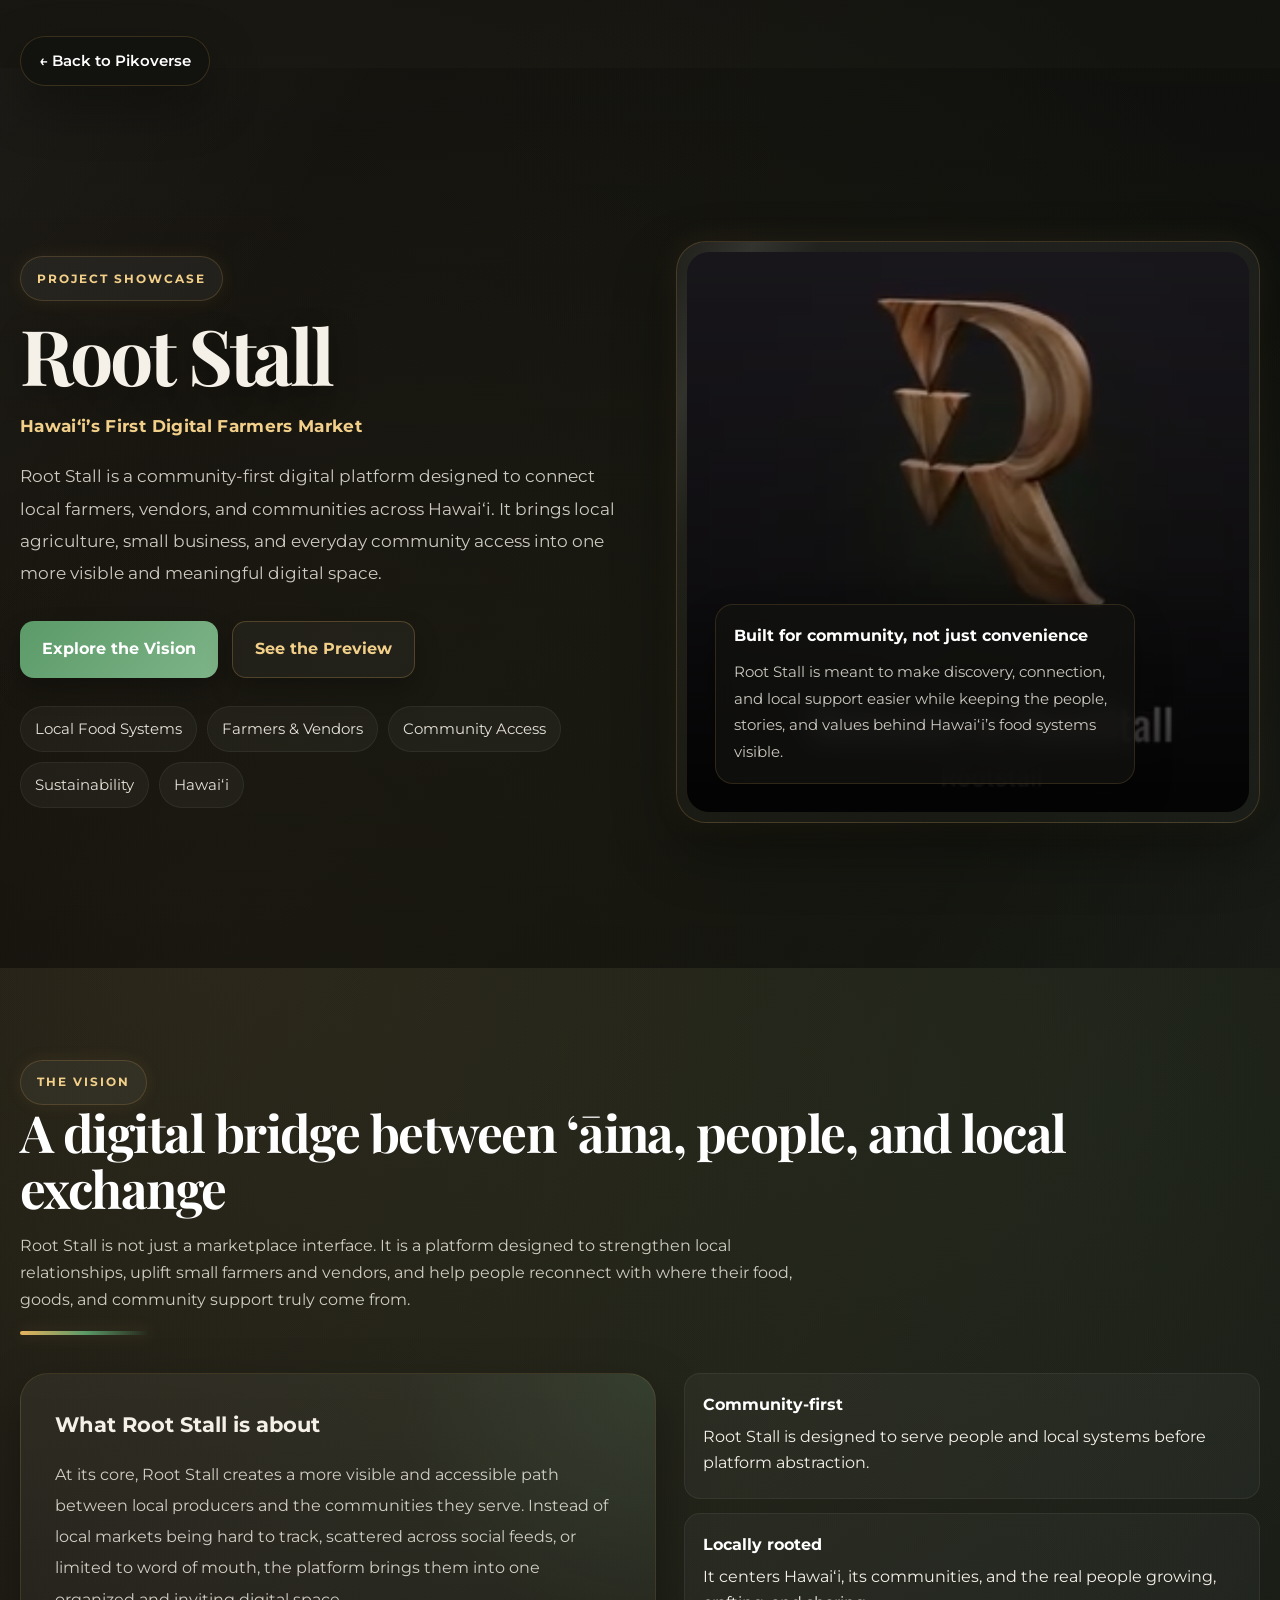
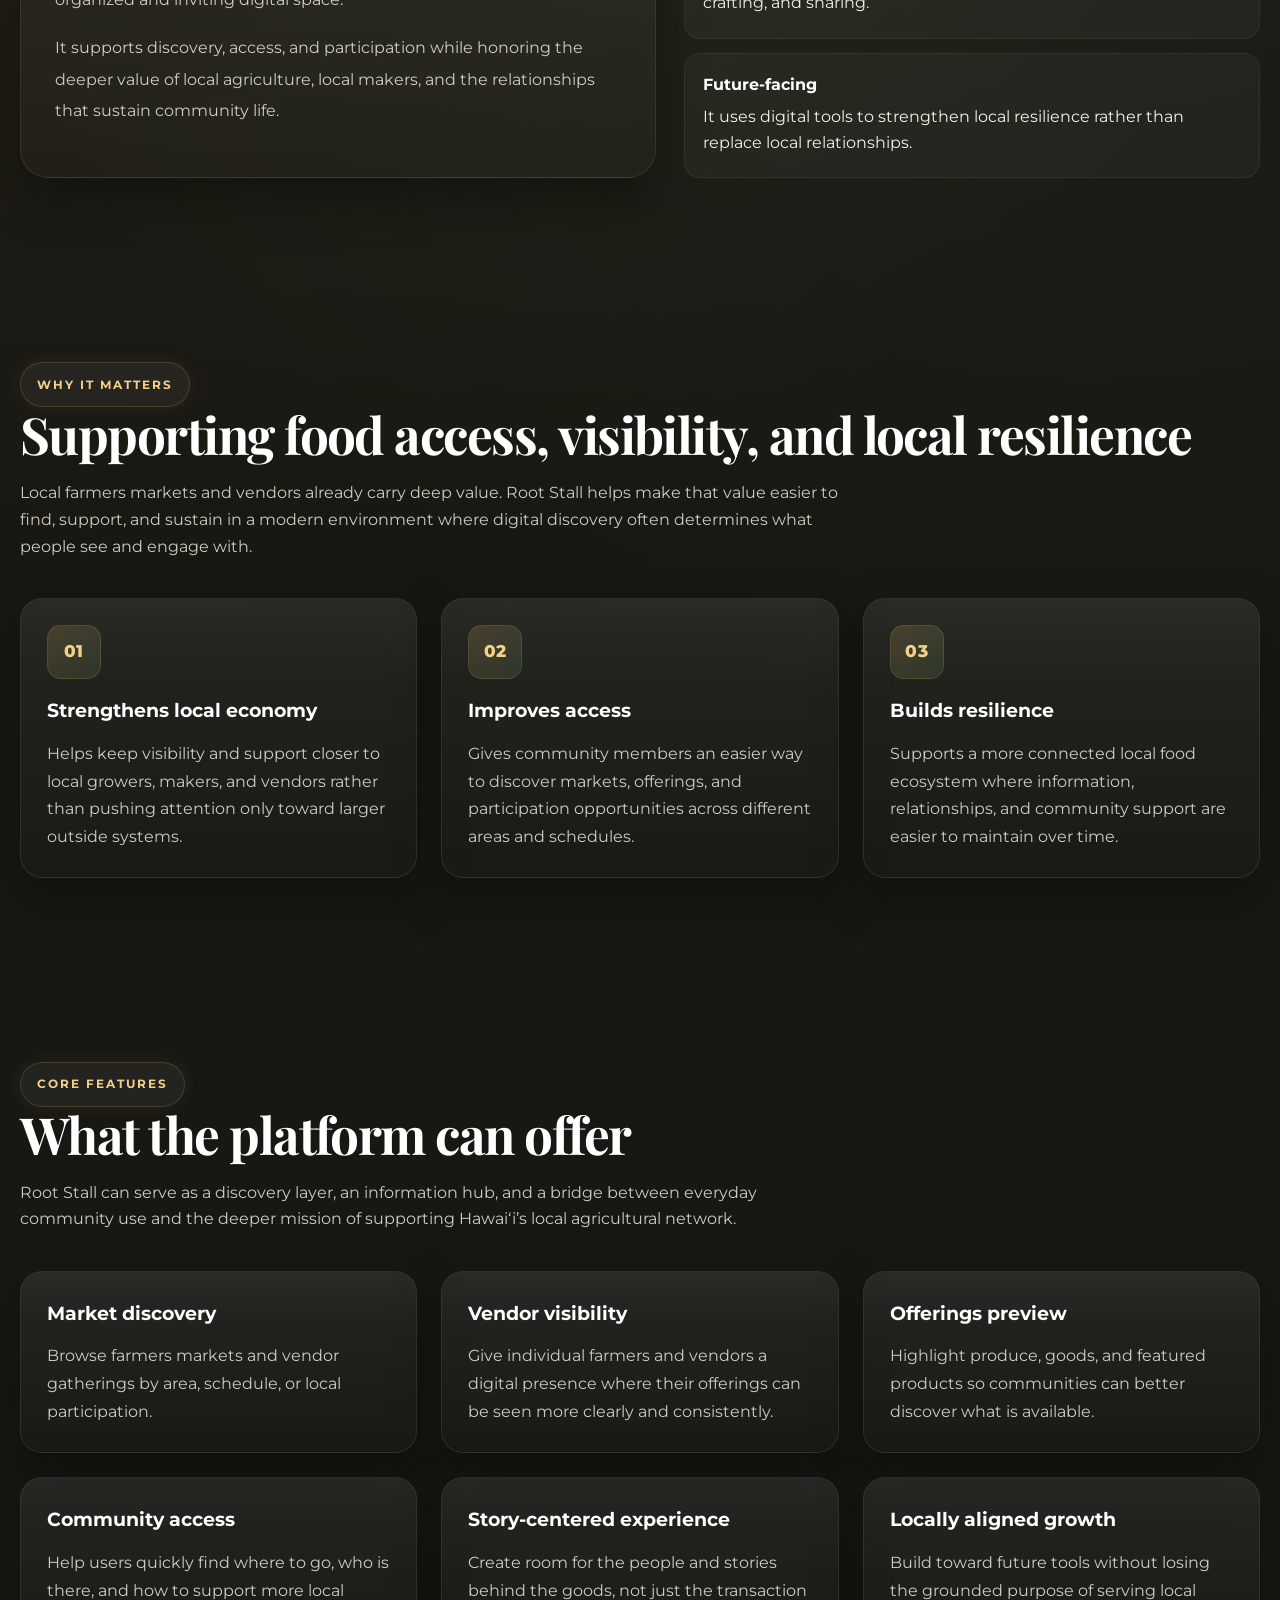
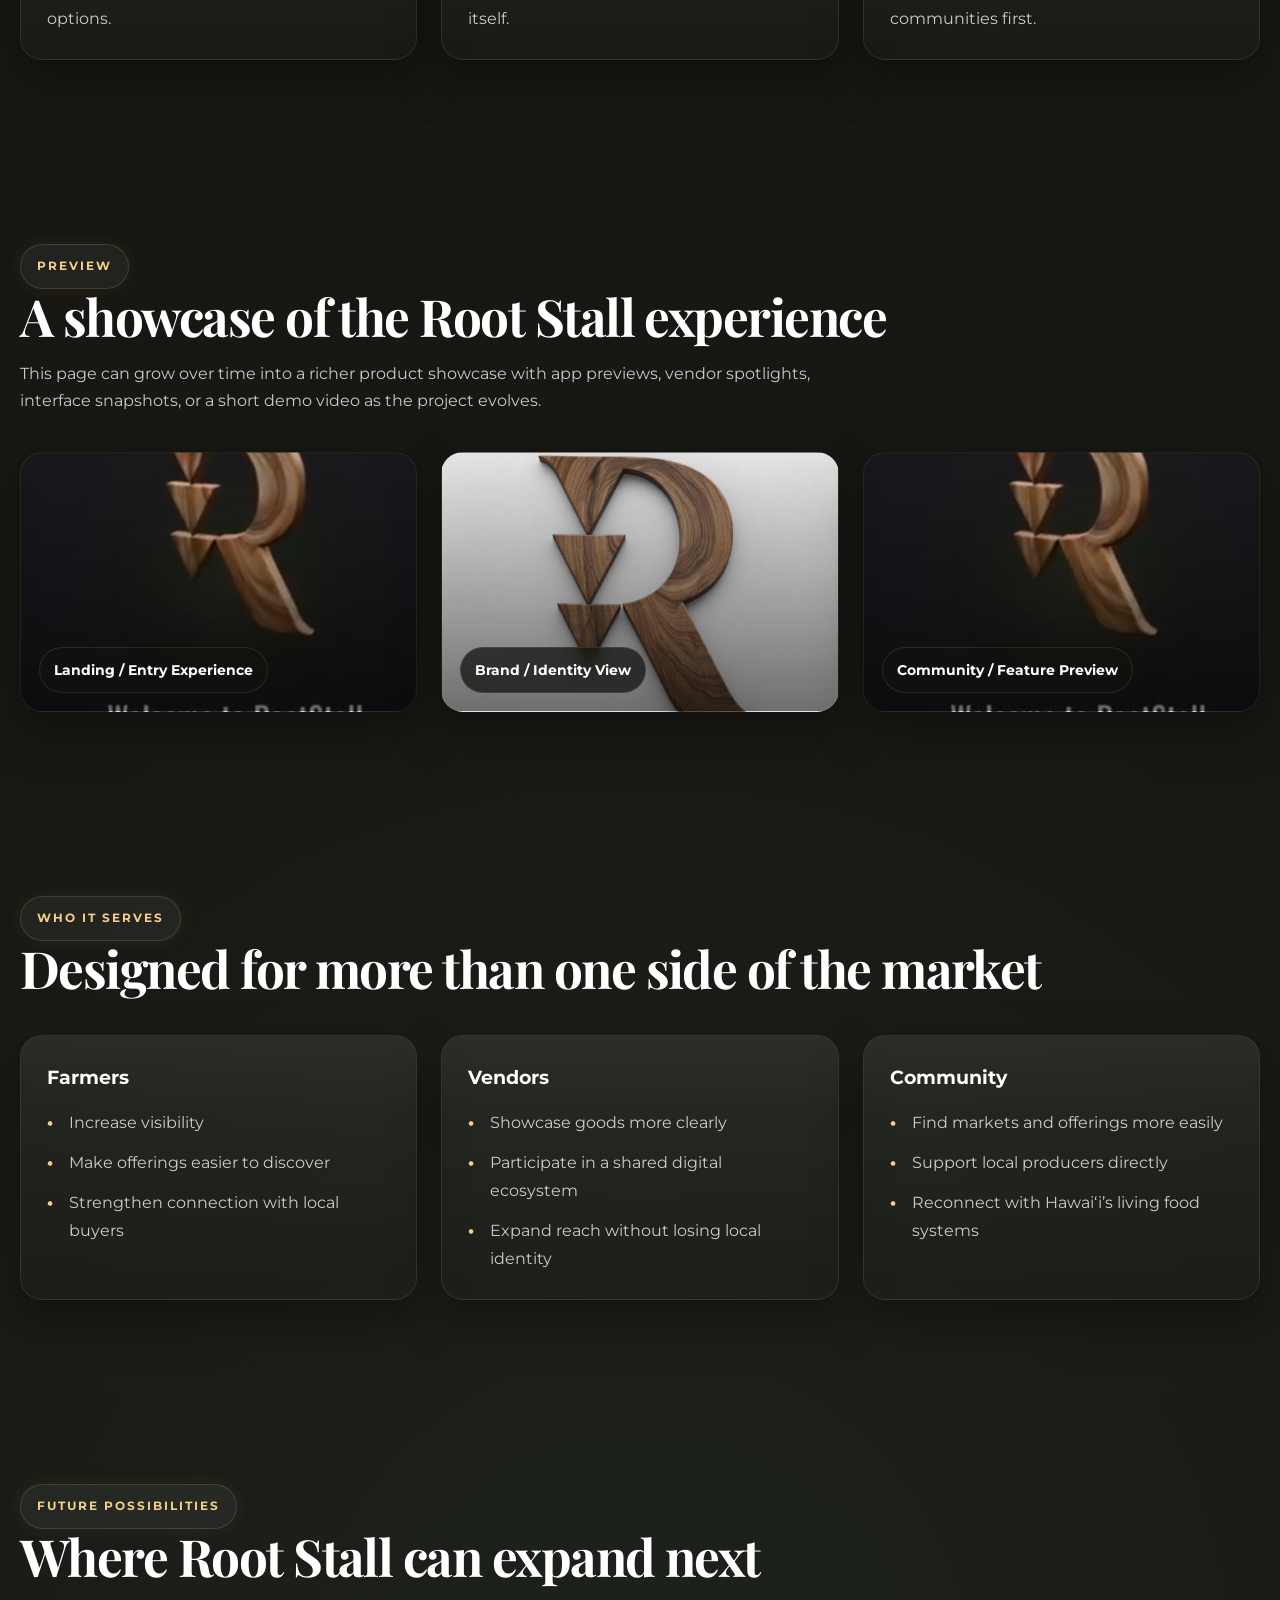
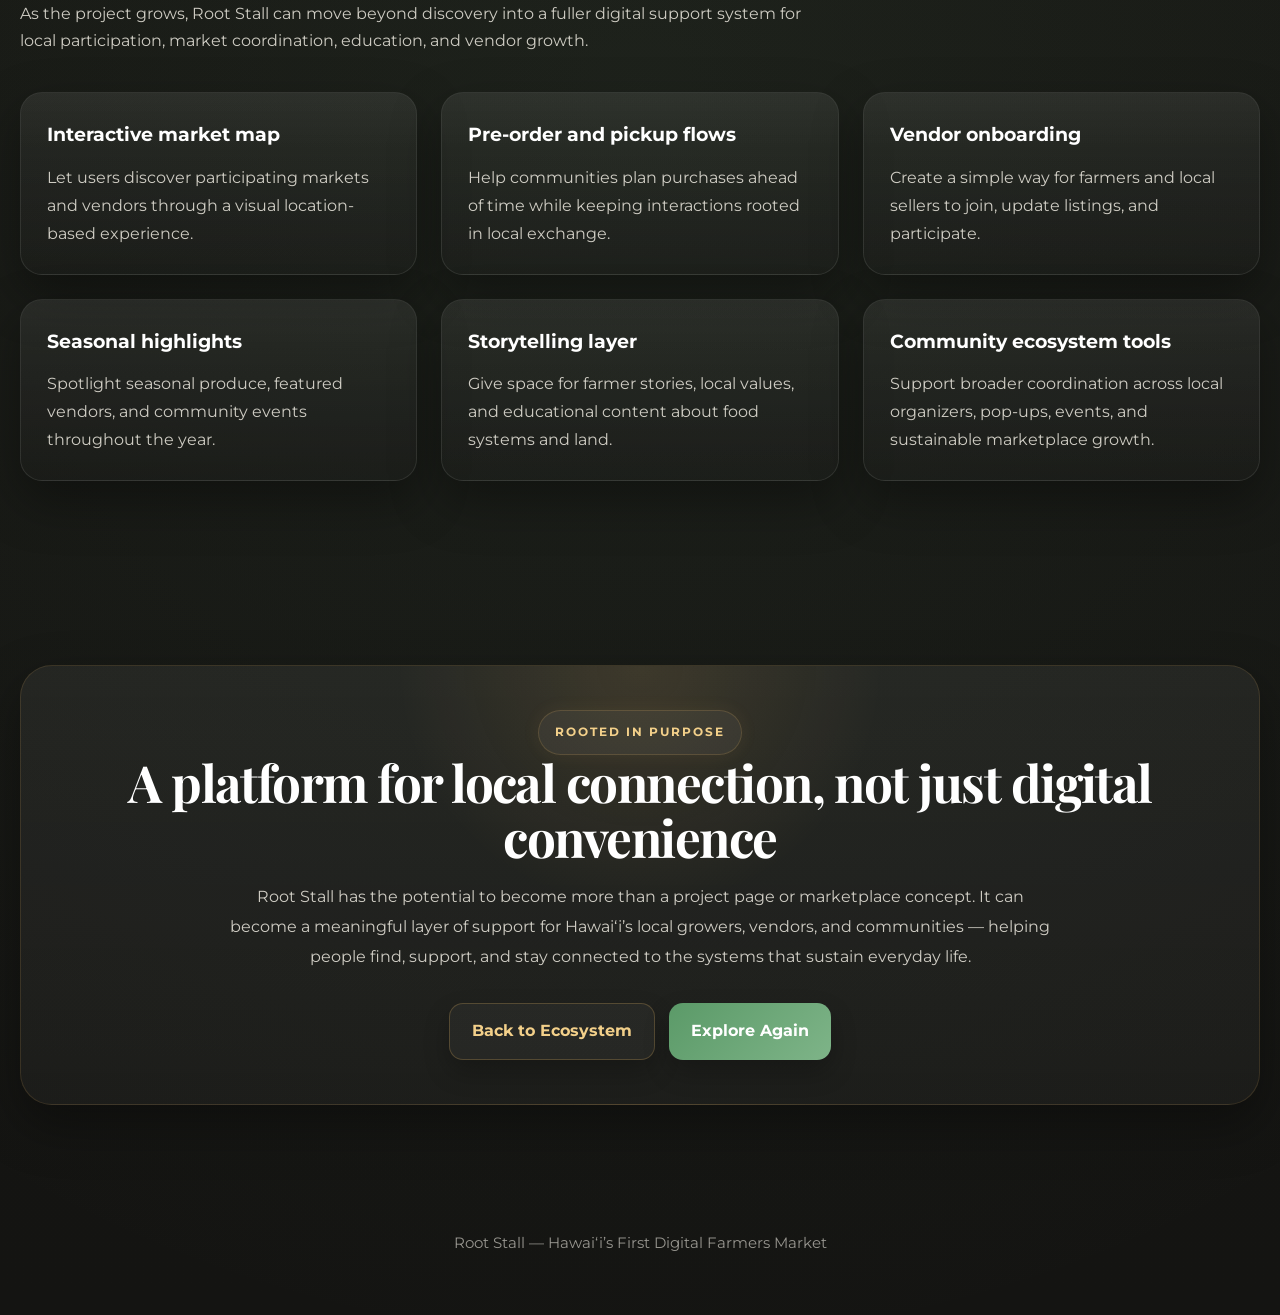
<file: projects/rootstall.html>
<!DOCTYPE html>
<html lang="en">
<head>
  <meta charset="UTF-8" />
  <meta name="viewport" content="width=device-width, initial-scale=1.0" />
  <title>Root Stall | Hawaiʻi’s First Digital Farmers Market</title>
  <meta
    name="description"
    content="Root Stall is Hawaiʻi’s first digital farmers market app — connecting local farmers, vendors, and community through a more accessible, sustainable, and locally rooted digital marketplace."
  />

  <link rel="preconnect" href="https://fonts.googleapis.com">
  <link rel="preconnect" href="https://fonts.gstatic.com" crossorigin>
  <link
    href="https://fonts.googleapis.com/css2?family=Playfair+Display:wght@500;700&family=Montserrat:wght@300;400;500;600;700&display=swap"
    rel="stylesheet"
  />

  <style>
    :root {
      --bg: #141412;
      --bg-soft: #1b1c18;
      --panel: rgba(255, 255, 255, 0.05);
      --panel-strong: rgba(255, 255, 255, 0.08);
      --text: #f5f1e8;
      --text-soft: rgba(245, 241, 232, 0.82);
      --gold: #e7b35d;
      --gold-2: #f3d08a;
      --green: #5b9a68;
      --green-2: #7eb488;
      --line: rgba(231, 179, 93, 0.18);
      --shadow: 0 20px 50px rgba(0, 0, 0, 0.35);
      --radius-xl: 28px;
      --radius-lg: 22px;
      --radius-md: 16px;
      --max: 1240px;
      --transition: 0.32s ease;
    }

    * {
      box-sizing: border-box;
      margin: 0;
      padding: 0;
    }

    html {
      scroll-behavior: smooth;
    }

    body {
      font-family: "Montserrat", sans-serif;
      color: var(--text);
      background:
        radial-gradient(circle at 15% 15%, rgba(231, 179, 93, 0.10), transparent 24%),
        radial-gradient(circle at 85% 18%, rgba(91, 154, 104, 0.10), transparent 24%),
        radial-gradient(circle at 50% 80%, rgba(126, 180, 136, 0.08), transparent 26%),
        linear-gradient(180deg, #12120f 0%, #181813 40%, #141412 100%);
      line-height: 1.65;
      overflow-x: hidden;
    }

    img {
      max-width: 100%;
      display: block;
    }

    a {
      color: inherit;
      text-decoration: none;
    }

    .container {
      width: min(calc(100% - 32px), var(--max));
      margin: 0 auto;
    }

    .eyebrow {
      display: inline-flex;
      align-items: center;
      gap: 10px;
      padding: 0.7rem 1rem;
      border-radius: 999px;
      background: rgba(255, 255, 255, 0.05);
      border: 1px solid rgba(231, 179, 93, 0.18);
      color: var(--gold-2);
      text-transform: uppercase;
      letter-spacing: 0.16em;
      font-size: 0.78rem;
      font-weight: 700;
      box-shadow: 0 0 18px rgba(231, 179, 93, 0.08);
    }

    .section {
      padding: 92px 0;
      position: relative;
    }

    .section-title {
      font-family: "Playfair Display", serif;
      font-size: clamp(2rem, 4vw, 3.4rem);
      line-height: 1.08;
      margin-bottom: 1rem;
      color: #fff;
      letter-spacing: -0.03em;
    }

    .section-intro {
      max-width: 820px;
      color: var(--text-soft);
      font-size: 1.02rem;
    }

    .divider-line {
      width: 130px;
      height: 4px;
      margin: 18px 0 0;
      border-radius: 999px;
      background: linear-gradient(90deg, var(--gold), var(--green), transparent);
      box-shadow: 0 0 16px rgba(231, 179, 93, 0.18);
    }

    .back-link {
      position: sticky;
      top: 18px;
      z-index: 50;
      display: flex;
      justify-content: flex-start;
      width: 100%;
      pointer-events: none;
      padding-top: 18px;
    }

    .back-link .inner {
      pointer-events: auto;
    }

    .back-link a {
      display: inline-flex;
      align-items: center;
      gap: 10px;
      padding: 12px 18px;
      border-radius: 999px;
      background: rgba(17, 18, 14, 0.7);
      border: 1px solid rgba(231, 179, 93, 0.18);
      backdrop-filter: blur(12px);
      -webkit-backdrop-filter: blur(12px);
      color: #fff;
      font-size: 0.92rem;
      font-weight: 600;
      box-shadow: var(--shadow);
      transition: transform var(--transition), border-color var(--transition), background var(--transition);
    }

    .back-link a:hover {
      transform: translateY(-2px);
      border-color: rgba(231, 179, 93, 0.4);
      background: rgba(25, 26, 21, 0.88);
    }

    .hero {
      min-height: 100vh;
      display: flex;
      align-items: center;
      padding: 88px 0 60px;
      position: relative;
      overflow: hidden;
    }

    .hero::before {
      content: "";
      position: absolute;
      inset: 0;
      background:
        linear-gradient(120deg, rgba(255,255,255,0.03), transparent 22%, transparent 78%, rgba(255,255,255,0.03)),
        linear-gradient(180deg, rgba(0,0,0,0.18), rgba(0,0,0,0.42));
      pointer-events: none;
    }

    .hero-grid {
      position: relative;
      z-index: 2;
      display: grid;
      grid-template-columns: minmax(0, 1.02fr) minmax(340px, 0.98fr);
      gap: 48px;
      align-items: center;
    }

    .hero-copy h1 {
      font-family: "Playfair Display", serif;
      font-size: clamp(3rem, 6vw, 5.2rem);
      line-height: 0.98;
      letter-spacing: -0.04em;
      margin: 1rem 0 1.2rem;
      text-shadow: 0 8px 28px rgba(0, 0, 0, 0.34);
    }

    .hero-copy .subtitle {
      color: var(--gold-2);
      font-size: 1.08rem;
      font-weight: 700;
      margin-bottom: 1.25rem;
      letter-spacing: 0.02em;
    }

    .hero-copy .lead {
      max-width: 680px;
      color: var(--text-soft);
      font-size: 1.06rem;
      line-height: 1.9;
      margin-bottom: 2rem;
    }

    .hero-actions {
      display: flex;
      flex-wrap: wrap;
      gap: 14px;
      margin-bottom: 1.75rem;
    }

    .btn {
      display: inline-flex;
      align-items: center;
      justify-content: center;
      gap: 10px;
      min-height: 50px;
      padding: 14px 22px;
      border-radius: 14px;
      font-weight: 700;
      transition: transform var(--transition), box-shadow var(--transition), background var(--transition), border-color var(--transition);
      box-shadow: 0 12px 26px rgba(0, 0, 0, 0.24);
    }

    .btn-primary {
      background: linear-gradient(135deg, var(--green), var(--green-2));
      color: #fff;
    }

    .btn-primary:hover {
      transform: translateY(-2px);
      box-shadow: 0 18px 34px rgba(0, 0, 0, 0.3);
    }

    .btn-secondary {
      border: 1px solid rgba(231, 179, 93, 0.24);
      background: rgba(255, 255, 255, 0.04);
      color: var(--gold-2);
    }

    .btn-secondary:hover {
      transform: translateY(-2px);
      border-color: rgba(231, 179, 93, 0.42);
      background: rgba(255, 255, 255, 0.07);
    }

    .hero-tags {
      display: flex;
      flex-wrap: wrap;
      gap: 10px;
    }

    .hero-tags span {
      padding: 10px 14px;
      border-radius: 999px;
      border: 1px solid rgba(255,255,255,0.06);
      background: rgba(255,255,255,0.04);
      color: rgba(245, 241, 232, 0.92);
      font-size: 0.92rem;
    }

    .hero-media-shell {
      position: relative;
      border-radius: 30px;
      padding: 10px;
      background: linear-gradient(180deg, rgba(255,255,255,0.06), rgba(255,255,255,0.02));
      border: 1px solid rgba(231, 179, 93, 0.18);
      box-shadow: 0 26px 60px rgba(0,0,0,0.36), 0 0 30px rgba(231, 179, 93, 0.08);
      overflow: hidden;
    }

    .hero-media-shell::before {
      content: "";
      position: absolute;
      inset: 0;
      background:
        linear-gradient(115deg, transparent 0%, transparent 42%, rgba(255,255,255,0.08) 50%, transparent 58%, transparent 100%);
      transform: translateX(-60%);
      animation: sweep 6s ease-in-out infinite;
      pointer-events: none;
    }

    .hero-visual {
      position: relative;
      border-radius: 22px;
      min-height: 560px;
      overflow: hidden;
      background:
        linear-gradient(180deg, rgba(0,0,0,0.08), rgba(0,0,0,0.45)),
        url("../assets/rootstall_landing.jpeg") center/cover no-repeat;
    }

    .hero-visual::after {
      content: "";
      position: absolute;
      inset: 0;
      background:
        linear-gradient(180deg, rgba(0,0,0,0.04) 0%, rgba(0,0,0,0.24) 55%, rgba(0,0,0,0.74) 100%);
    }

    .hero-visual-content {
      position: absolute;
      inset: auto 0 0 0;
      z-index: 2;
      padding: 28px;
    }

    .hero-visual-card {
      width: min(100%, 420px);
      background: rgba(18, 19, 16, 0.72);
      border: 1px solid rgba(231, 179, 93, 0.15);
      border-radius: 18px;
      padding: 18px;
      backdrop-filter: blur(12px);
      -webkit-backdrop-filter: blur(12px);
      box-shadow: 0 18px 36px rgba(0,0,0,0.3);
    }

    .hero-visual-card h3 {
      font-size: 1rem;
      color: #fff;
      margin-bottom: 0.6rem;
    }

    .hero-visual-card p {
      color: var(--text-soft);
      font-size: 0.95rem;
      line-height: 1.75;
    }

    .mission-grid,
    .impact-grid,
    .feature-grid,
    .audience-grid,
    .roadmap-grid,
    .gallery-grid {
      display: grid;
      gap: 24px;
    }

    .mission-grid,
    .impact-grid,
    .feature-grid,
    .audience-grid,
    .roadmap-grid {
      grid-template-columns: repeat(3, minmax(0, 1fr));
      margin-top: 2.4rem;
    }

    .card {
      position: relative;
      padding: 26px;
      border-radius: var(--radius-lg);
      background: linear-gradient(180deg, rgba(255,255,255,0.05), rgba(255,255,255,0.03));
      border: 1px solid rgba(255,255,255,0.08);
      box-shadow: var(--shadow);
      overflow: hidden;
      transition: transform var(--transition), border-color var(--transition), box-shadow var(--transition);
    }

    .card:hover {
      transform: translateY(-6px);
      border-color: rgba(231, 179, 93, 0.28);
      box-shadow: 0 28px 54px rgba(0,0,0,0.38);
    }

    .card::before {
      content: "";
      position: absolute;
      inset: 0;
      background: linear-gradient(180deg, rgba(255,255,255,0.03), transparent 30%, rgba(0,0,0,0.18) 100%);
      pointer-events: none;
    }

    .card > * {
      position: relative;
      z-index: 2;
    }

    .card h3 {
      font-size: 1.18rem;
      margin-bottom: 0.85rem;
      color: #fff;
    }

    .card p,
    .card li {
      color: var(--text-soft);
      font-size: 0.97rem;
      line-height: 1.8;
    }

    .icon-badge {
      width: 54px;
      height: 54px;
      display: inline-grid;
      place-items: center;
      border-radius: 14px;
      margin-bottom: 1rem;
      background: linear-gradient(135deg, rgba(231,179,93,0.18), rgba(91,154,104,0.18));
      border: 1px solid rgba(231, 179, 93, 0.15);
      color: var(--gold-2);
      font-weight: 800;
      font-size: 1.05rem;
      letter-spacing: 0.03em;
    }

    .mission-wrap {
      display: grid;
      grid-template-columns: minmax(0, 1.05fr) minmax(300px, 0.95fr);
      gap: 28px;
      margin-top: 2.4rem;
    }

    .mission-panel {
      padding: 34px;
      border-radius: var(--radius-xl);
      background:
        linear-gradient(180deg, rgba(255,255,255,0.05), rgba(255,255,255,0.02)),
        radial-gradient(circle at top right, rgba(91,154,104,0.14), transparent 35%);
      border: 1px solid rgba(231, 179, 93, 0.12);
      box-shadow: var(--shadow);
    }

    .mission-panel h3 {
      font-size: 1.32rem;
      margin-bottom: 1rem;
    }

    .mission-panel p {
      color: var(--text-soft);
      line-height: 1.95;
      margin-bottom: 1.1rem;
    }

    .mission-points {
      display: grid;
      gap: 14px;
    }

    .mission-point {
      padding: 18px;
      border-radius: 16px;
      background: rgba(255, 255, 255, 0.04);
      border: 1px solid rgba(255,255,255,0.06);
    }

    .mission-point strong {
      display: block;
      color: #fff;
      margin-bottom: 0.35rem;
    }

    .gallery-grid {
      grid-template-columns: repeat(3, minmax(0, 1fr));
      margin-top: 2.4rem;
    }

    .gallery-card {
      position: relative;
      min-height: 260px;
      border-radius: 22px;
      overflow: hidden;
      border: 1px solid rgba(255,255,255,0.08);
      background:
        linear-gradient(180deg, rgba(0,0,0,0.08), rgba(0,0,0,0.55)),
        url("../assets/rootstall_landing.jpeg") center/cover no-repeat;
      box-shadow: var(--shadow);
      transition: transform var(--transition), border-color var(--transition);
    }

    .gallery-card:nth-child(2) {
      background:
        linear-gradient(180deg, rgba(0,0,0,0.08), rgba(0,0,0,0.55)),
        url("../assets/rootstall_w.jpeg") center/cover no-repeat;
    }

    .gallery-card:nth-child(3) {
      background:
        linear-gradient(180deg, rgba(0,0,0,0.08), rgba(0,0,0,0.55)),
        url("../assets/rootstall_landing.jpeg") center/cover no-repeat;
    }

    .gallery-card:hover {
      transform: translateY(-6px);
      border-color: rgba(231, 179, 93, 0.28);
    }

    .gallery-card .label {
      position: absolute;
      left: 18px;
      bottom: 18px;
      padding: 11px 14px;
      border-radius: 999px;
      background: rgba(18, 19, 16, 0.74);
      border: 1px solid rgba(231, 179, 93, 0.14);
      backdrop-filter: blur(8px);
      -webkit-backdrop-filter: blur(8px);
      font-size: 0.86rem;
      font-weight: 700;
      color: #fff;
    }

    .list-clean {
      list-style: none;
      display: grid;
      gap: 12px;
      margin-top: 1rem;
    }

    .list-clean li {
      padding-left: 22px;
      position: relative;
    }

    .list-clean li::before {
      content: "•";
      position: absolute;
      left: 0;
      top: 0;
      color: var(--gold-2);
      font-weight: 800;
    }

    .roadmap-card {
      min-height: 100%;
    }

    .cta-block {
      text-align: center;
      padding: 44px 28px;
      border-radius: 32px;
      background:
        radial-gradient(circle at top center, rgba(231,179,93,0.12), transparent 32%),
        linear-gradient(180deg, rgba(255,255,255,0.06), rgba(255,255,255,0.03));
      border: 1px solid rgba(231,179,93,0.14);
      box-shadow: var(--shadow);
    }

    .cta-block p {
      max-width: 820px;
      margin: 1rem auto 0;
      color: var(--text-soft);
      line-height: 1.9;
    }

    .cta-actions {
      display: flex;
      justify-content: center;
      gap: 14px;
      flex-wrap: wrap;
      margin-top: 1.9rem;
    }

    .footer-note {
      padding: 34px 0 60px;
      text-align: center;
      color: rgba(245, 241, 232, 0.58);
      font-size: 0.92rem;
    }

    @keyframes sweep {
      0% { transform: translateX(-60%); opacity: 0; }
      20% { opacity: 0.5; }
      50% { transform: translateX(55%); opacity: 0.8; }
      100% { transform: translateX(75%); opacity: 0; }
    }

    @media (max-width: 1100px) {
      .hero-grid,
      .mission-wrap {
        grid-template-columns: 1fr;
      }

      .mission-grid,
      .impact-grid,
      .feature-grid,
      .audience-grid,
      .roadmap-grid,
      .gallery-grid {
        grid-template-columns: repeat(2, minmax(0, 1fr));
      }

      .hero-visual {
        min-height: 460px;
      }
    }

    @media (max-width: 768px) {
      .hero {
        min-height: auto;
        padding-top: 72px;
      }

      .section {
        padding: 74px 0;
      }

      .mission-grid,
      .impact-grid,
      .feature-grid,
      .audience-grid,
      .roadmap-grid,
      .gallery-grid {
        grid-template-columns: 1fr;
      }

      .hero-copy .lead,
      .section-intro,
      .mission-panel p,
      .card p,
      .card li,
      .cta-block p {
        font-size: 0.98rem;
      }

      .hero-actions,
      .cta-actions {
        flex-direction: column;
      }

      .btn {
        width: 100%;
      }

      .hero-visual {
        min-height: 360px;
      }

      .hero-visual-content {
        padding: 18px;
      }

      .hero-visual-card {
        width: 100%;
      }
    }
  </style>
</head>
<body>

  <div class="back-link">
    <div class="container inner">
      <a href="../index.html">← Back to Pikoverse</a>
    </div>
  </div>

  <header class="hero">
    <div class="container hero-grid">
      <div class="hero-copy">
        <span class="eyebrow">Project Showcase</span>
        <h1>Root Stall</h1>
        <p class="subtitle">Hawaiʻi’s First Digital Farmers Market</p>
        <p class="lead">
          Root Stall is a community-first digital platform designed to connect local farmers,
          vendors, and communities across Hawaiʻi. It brings local agriculture, small business,
          and everyday community access into one more visible and meaningful digital space.
        </p>

        <div class="hero-actions">
          <a href="#vision" class="btn btn-primary">Explore the Vision</a>
          <a href="#gallery" class="btn btn-secondary">See the Preview</a>
        </div>

        <div class="hero-tags">
          <span>Local Food Systems</span>
          <span>Farmers & Vendors</span>
          <span>Community Access</span>
          <span>Sustainability</span>
          <span>Hawaiʻi</span>
        </div>
      </div>

      <div class="hero-media-shell">
        <div class="hero-visual">
          <div class="hero-visual-content">
            <div class="hero-visual-card">
              <h3>Built for community, not just convenience</h3>
              <p>
                Root Stall is meant to make discovery, connection, and local support easier
                while keeping the people, stories, and values behind Hawaiʻi’s food systems visible.
              </p>
            </div>
          </div>
        </div>
      </div>
    </div>
  </header>

  <section id="vision" class="section">
    <div class="container">
      <span class="eyebrow">The Vision</span>
      <h2 class="section-title">A digital bridge between ʻāina, people, and local exchange</h2>
      <p class="section-intro">
        Root Stall is not just a marketplace interface. It is a platform designed to strengthen
        local relationships, uplift small farmers and vendors, and help people reconnect with where
        their food, goods, and community support truly come from.
      </p>
      <div class="divider-line"></div>

      <div class="mission-wrap">
        <div class="mission-panel">
          <h3>What Root Stall is about</h3>
          <p>
            At its core, Root Stall creates a more visible and accessible path between local
            producers and the communities they serve. Instead of local markets being hard to track,
            scattered across social feeds, or limited to word of mouth, the platform brings them
            into one organized and inviting digital space.
          </p>
          <p>
            It supports discovery, access, and participation while honoring the deeper value of
            local agriculture, local makers, and the relationships that sustain community life.
          </p>
        </div>

        <div class="mission-points">
          <div class="mission-point">
            <strong>Community-first</strong>
            Root Stall is designed to serve people and local systems before platform abstraction.
          </div>
          <div class="mission-point">
            <strong>Locally rooted</strong>
            It centers Hawaiʻi, its communities, and the real people growing, crafting, and sharing.
          </div>
          <div class="mission-point">
            <strong>Future-facing</strong>
            It uses digital tools to strengthen local resilience rather than replace local relationships.
          </div>
        </div>
      </div>
    </div>
  </section>

  <section class="section">
    <div class="container">
      <span class="eyebrow">Why It Matters</span>
      <h2 class="section-title">Supporting food access, visibility, and local resilience</h2>
      <p class="section-intro">
        Local farmers markets and vendors already carry deep value. Root Stall helps make that value
        easier to find, support, and sustain in a modern environment where digital discovery often
        determines what people see and engage with.
      </p>

      <div class="impact-grid">
        <article class="card">
          <div class="icon-badge">01</div>
          <h3>Strengthens local economy</h3>
          <p>
            Helps keep visibility and support closer to local growers, makers, and vendors rather than
            pushing attention only toward larger outside systems.
          </p>
        </article>

        <article class="card">
          <div class="icon-badge">02</div>
          <h3>Improves access</h3>
          <p>
            Gives community members an easier way to discover markets, offerings, and participation
            opportunities across different areas and schedules.
          </p>
        </article>

        <article class="card">
          <div class="icon-badge">03</div>
          <h3>Builds resilience</h3>
          <p>
            Supports a more connected local food ecosystem where information, relationships, and
            community support are easier to maintain over time.
          </p>
        </article>
      </div>
    </div>
  </section>

  <section class="section">
    <div class="container">
      <span class="eyebrow">Core Features</span>
      <h2 class="section-title">What the platform can offer</h2>
      <p class="section-intro">
        Root Stall can serve as a discovery layer, an information hub, and a bridge between everyday
        community use and the deeper mission of supporting Hawaiʻi’s local agricultural network.
      </p>

      <div class="feature-grid">
        <article class="card">
          <h3>Market discovery</h3>
          <p>
            Browse farmers markets and vendor gatherings by area, schedule, or local participation.
          </p>
        </article>

        <article class="card">
          <h3>Vendor visibility</h3>
          <p>
            Give individual farmers and vendors a digital presence where their offerings can be seen
            more clearly and consistently.
          </p>
        </article>

        <article class="card">
          <h3>Offerings preview</h3>
          <p>
            Highlight produce, goods, and featured products so communities can better discover what is available.
          </p>
        </article>

        <article class="card">
          <h3>Community access</h3>
          <p>
            Help users quickly find where to go, who is there, and how to support more local options.
          </p>
        </article>

        <article class="card">
          <h3>Story-centered experience</h3>
          <p>
            Create room for the people and stories behind the goods, not just the transaction itself.
          </p>
        </article>

        <article class="card">
          <h3>Locally aligned growth</h3>
          <p>
            Build toward future tools without losing the grounded purpose of serving local communities first.
          </p>
        </article>
      </div>
    </div>
  </section>

  <section id="gallery" class="section">
    <div class="container">
      <span class="eyebrow">Preview</span>
      <h2 class="section-title">A showcase of the Root Stall experience</h2>
      <p class="section-intro">
        This page can grow over time into a richer product showcase with app previews, vendor spotlights,
        interface snapshots, or a short demo video as the project evolves.
      </p>

      <div class="gallery-grid">
        <div class="gallery-card">
          <div class="label">Landing / Entry Experience</div>
        </div>
        <div class="gallery-card">
          <div class="label">Brand / Identity View</div>
        </div>
        <div class="gallery-card">
          <div class="label">Community / Feature Preview</div>
        </div>
      </div>
    </div>
  </section>

  <section class="section">
    <div class="container">
      <span class="eyebrow">Who It Serves</span>
      <h2 class="section-title">Designed for more than one side of the market</h2>

      <div class="audience-grid">
        <article class="card">
          <h3>Farmers</h3>
          <ul class="list-clean">
            <li>Increase visibility</li>
            <li>Make offerings easier to discover</li>
            <li>Strengthen connection with local buyers</li>
          </ul>
        </article>

        <article class="card">
          <h3>Vendors</h3>
          <ul class="list-clean">
            <li>Showcase goods more clearly</li>
            <li>Participate in a shared digital ecosystem</li>
            <li>Expand reach without losing local identity</li>
          </ul>
        </article>

        <article class="card">
          <h3>Community</h3>
          <ul class="list-clean">
            <li>Find markets and offerings more easily</li>
            <li>Support local producers directly</li>
            <li>Reconnect with Hawaiʻi’s living food systems</li>
          </ul>
        </article>
      </div>
    </div>
  </section>

  <section class="section">
    <div class="container">
      <span class="eyebrow">Future Possibilities</span>
      <h2 class="section-title">Where Root Stall can expand next</h2>
      <p class="section-intro">
        As the project grows, Root Stall can move beyond discovery into a fuller digital support
        system for local participation, market coordination, education, and vendor growth.
      </p>

      <div class="roadmap-grid">
        <article class="card roadmap-card">
          <h3>Interactive market map</h3>
          <p>
            Let users discover participating markets and vendors through a visual location-based experience.
          </p>
        </article>

        <article class="card roadmap-card">
          <h3>Pre-order and pickup flows</h3>
          <p>
            Help communities plan purchases ahead of time while keeping interactions rooted in local exchange.
          </p>
        </article>

        <article class="card roadmap-card">
          <h3>Vendor onboarding</h3>
          <p>
            Create a simple way for farmers and local sellers to join, update listings, and participate.
          </p>
        </article>

        <article class="card roadmap-card">
          <h3>Seasonal highlights</h3>
          <p>
            Spotlight seasonal produce, featured vendors, and community events throughout the year.
          </p>
        </article>

        <article class="card roadmap-card">
          <h3>Storytelling layer</h3>
          <p>
            Give space for farmer stories, local values, and educational content about food systems and land.
          </p>
        </article>

        <article class="card roadmap-card">
          <h3>Community ecosystem tools</h3>
          <p>
            Support broader coordination across local organizers, pop-ups, events, and sustainable marketplace growth.
          </p>
        </article>
      </div>
    </div>
  </section>

  <section class="section">
    <div class="container">
      <div class="cta-block">
        <span class="eyebrow">Rooted in Purpose</span>
        <h2 class="section-title">A platform for local connection, not just digital convenience</h2>
        <p>
          Root Stall has the potential to become more than a project page or marketplace concept.
          It can become a meaningful layer of support for Hawaiʻi’s local growers, vendors, and communities —
          helping people find, support, and stay connected to the systems that sustain everyday life.
        </p>

        <div class="cta-actions">
          <a href="../index.html#ecosystem" class="btn btn-secondary">Back to Ecosystem</a>
          <a href="#vision" class="btn btn-primary">Explore Again</a>
        </div>
      </div>
    </div>
  </section>

  <div class="footer-note container">
    Root Stall — Hawaiʻi’s First Digital Farmers Market
  </div>

</body>
</html>
</file>
<file: digitalverse/digitalverse.css>
/* ═══════════════════════════════════════════════════════
   DigitalVerse — main.css
   Structure: Tokens → Reset → Layout → Nav → Hero →
              Sections → Cards → Lessons → Comparison →
              Critical Thinking → Glossary → Footer → Utils
═══════════════════════════════════════════════════════ */

/* ─────────────────────────────────────────────
   TOKENS & CUSTOM PROPERTIES
───────────────────────────────────────────── */
:root {
  /* Backgrounds */
  --bg:        #040d1a;
  --bg-2:      #071120;
  --surface:   #0b1829;
  --surface-2: #0f2035;

  /* Borders */
  --border:      rgba(0, 229, 255, 0.12);
  --border-glow: rgba(0, 229, 255, 0.35);

  /* Brand accents */
  --cyan:   #00e5ff;
  --cyan-d: #00b8d9;
  --amber:  #ff9f43;
  --green:  #00e676;
  --red:    #ff4757;
  --purple: #a29bfe;

  /* Protocol colors */
  --btc: #f7931a;
  --eth: #8a92b2;
  --xrp: #25aae1;
  --flr: #e11b71;
  --sgb: #c847f0;

  /* Text */
  --text:   #ddeeff;
  --text-2: #8ab0c8;
  --text-3: #4a7a8a;

  /* Typography */
  --font-display: 'Chakra Petch', sans-serif;
  --font-body:    'Source Serif 4', serif;
  --font-mono:    'JetBrains Mono', monospace;

  /* Radii & shadows */
  --r:    8px;
  --r-lg: 16px;
  --shadow-glow: 0 0 30px rgba(0, 229, 255, 0.08), 0 4px 20px rgba(0, 0, 0, 0.5);
}

/* ─────────────────────────────────────────────
   RESET
───────────────────────────────────────────── */
*, *::before, *::after {
  box-sizing: border-box;
  margin: 0;
  padding: 0;
}

html {
  scroll-behavior: smooth;
}

body {
  background: var(--bg);
  color: var(--text);
  font-family: var(--font-body);
  font-size: 1rem;
  line-height: 1.7;
  overflow-x: hidden;
}

/* ─────────────────────────────────────────────
   BACKGROUND GRID & RADIAL GLOWS
───────────────────────────────────────────── */
body::before {
  content: '';
  position: fixed;
  inset: 0;
  z-index: 0;
  background:
    radial-gradient(ellipse 80% 50% at 10% 20%, rgba(0, 229, 255, 0.04) 0%, transparent 60%),
    radial-gradient(ellipse 60% 40% at 90% 80%, rgba(225, 27, 113, 0.04) 0%, transparent 60%),
    repeating-linear-gradient(
      0deg,
      transparent,
      transparent 39px,
      rgba(0, 229, 255, 0.02) 39px,
      rgba(0, 229, 255, 0.02) 40px
    ),
    repeating-linear-gradient(
      90deg,
      transparent,
      transparent 39px,
      rgba(0, 229, 255, 0.02) 39px,
      rgba(0, 229, 255, 0.02) 40px
    );
  pointer-events: none;
}

/* ─────────────────────────────────────────────
   SCROLLBAR
───────────────────────────────────────────── */
::-webkit-scrollbar       { width: 4px; }
::-webkit-scrollbar-track { background: var(--bg); }
::-webkit-scrollbar-thumb { background: var(--cyan-d); border-radius: 2px; }

/* ─────────────────────────────────────────────
   LAYOUT
───────────────────────────────────────────── */
.container {
  max-width: 1200px;
  margin: 0 auto;
  padding: 0 24px;
  position: relative;
  z-index: 1;
}

.section    { padding: 96px 0; }
.section--sm { padding: 64px 0; }

/* ─────────────────────────────────────────────
   READING PROGRESS BAR
───────────────────────────────────────────── */
.progress-bar {
  position: fixed;
  top: 64px;
  left: 0;
  right: 0;
  height: 2px;
  background: transparent;
  z-index: 99;
}

.progress-bar__fill {
  height: 100%;
  background: linear-gradient(90deg, var(--cyan), var(--amber));
  width: 0;
  transition: width 0.1s linear;
}

/* ─────────────────────────────────────────────
   NAV
───────────────────────────────────────────── */
.nav {
  position: sticky;
  top: 0;
  z-index: 100;
  background: rgba(4, 13, 26, 0.85);
  backdrop-filter: blur(20px);
  border-bottom: 1px solid var(--border);
}

.nav__inner {
  display: flex;
  align-items: center;
  gap: 32px;
  max-width: 1200px;
  margin: 0 auto;
  padding: 0 24px;
  height: 64px;
}

.nav__logo {
  font-family: var(--font-display);
  font-weight: 700;
  font-size: 1.1rem;
  color: var(--cyan);
  text-decoration: none;
  letter-spacing: 0.05em;
  display: flex;
  align-items: center;
  gap: 8px;
}

.nav__logo span {
  color: var(--text-2);
  font-weight: 300;
  font-size: 0.85rem;
}

.nav__links {
  display: flex;
  gap: 24px;
  margin-left: auto;
  list-style: none;
}

.nav__links a {
  font-family: var(--font-display);
  font-size: 0.8rem;
  font-weight: 500;
  color: var(--text-2);
  text-decoration: none;
  letter-spacing: 0.08em;
  text-transform: uppercase;
  transition: color 0.2s;
}

.nav__links a:hover { color: var(--cyan); }

.nav__cta {
  font-family: var(--font-display);
  font-size: 0.78rem;
  font-weight: 600;
  letter-spacing: 0.1em;
  text-transform: uppercase;
  color: var(--bg);
  background: var(--cyan);
  border: none;
  border-radius: var(--r);
  padding: 9px 20px;
  cursor: pointer;
  text-decoration: none;
  transition: background 0.2s, box-shadow 0.2s;
}

.nav__cta:hover {
  background: #fff;
  box-shadow: 0 0 20px rgba(0, 229, 255, 0.5);
}

@media (max-width: 768px) {
  .nav__links { display: none; }
}

/* ─────────────────────────────────────────────
   HERO
───────────────────────────────────────────── */
.hero {
  min-height: 88vh;
  display: flex;
  align-items: center;
  padding: 80px 0;
  position: relative;
  overflow: hidden;
}

.hero__scanner {
  position: absolute;
  top: 0; left: 0; right: 0;
  height: 2px;
  background: linear-gradient(90deg, transparent, var(--cyan), transparent);
  animation: scan 4s ease-in-out infinite;
}

@keyframes scan {
  0%   { top: 0; opacity: 0.8; }
  100% { top: 100%; opacity: 0; }
}

.hero__kicker {
  font-family: var(--font-mono);
  font-size: 0.72rem;
  letter-spacing: 0.2em;
  text-transform: uppercase;
  color: var(--cyan);
  background: rgba(0, 229, 255, 0.06);
  border: 1px solid var(--border-glow);
  border-radius: 4px;
  padding: 5px 12px;
  display: inline-block;
  margin-bottom: 28px;
}

.hero__title {
  font-family: var(--font-display);
  font-size: clamp(3rem, 8vw, 6.5rem);
  font-weight: 700;
  line-height: 0.95;
  letter-spacing: -0.02em;
  margin-bottom: 12px;
}

.hero__title em {
  font-style: normal;
  color: transparent;
  background: linear-gradient(135deg, var(--cyan), var(--amber));
  -webkit-background-clip: text;
  background-clip: text;
}

.hero__sub {
  font-size: 1.15rem;
  color: var(--text-2);
  max-width: 580px;
  margin-bottom: 44px;
  font-weight: 300;
}

.hero__actions {
  display: flex;
  gap: 16px;
  flex-wrap: wrap;
  margin-bottom: 64px;
}

.hero__protocols {
  display: flex;
  gap: 8px;
  flex-wrap: wrap;
}

/* Hero decorative data block */
.hero__deco {
  position: absolute;
  right: 0;
  top: 50%;
  transform: translateY(-50%);
  width: min(480px, 40vw);
  opacity: 0.18;
  pointer-events: none;
  font-family: var(--font-mono);
  font-size: 0.65rem;
  color: var(--cyan);
  line-height: 2;
  white-space: pre;
  animation: flicker 6s ease-in-out infinite;
}

@keyframes flicker {
  0%, 95%, 100% { opacity: 0.18; }
  96%           { opacity: 0.08; }
  97%           { opacity: 0.22; }
}

/* ─────────────────────────────────────────────
   BUTTONS
───────────────────────────────────────────── */
.btn {
  font-family: var(--font-display);
  font-size: 0.82rem;
  font-weight: 600;
  letter-spacing: 0.1em;
  text-transform: uppercase;
  padding: 13px 28px;
  border-radius: var(--r);
  text-decoration: none;
  border: none;
  cursor: pointer;
  transition: all 0.25s;
  display: inline-block;
}

.btn--primary {
  background: var(--cyan);
  color: var(--bg);
}

.btn--primary:hover {
  background: #fff;
  box-shadow: 0 0 30px rgba(0, 229, 255, 0.5);
  transform: translateY(-1px);
}

.btn--ghost {
  background: transparent;
  color: var(--cyan);
  border: 1px solid var(--border-glow);
}

.btn--ghost:hover {
  background: rgba(0, 229, 255, 0.06);
  transform: translateY(-1px);
}

/* ─────────────────────────────────────────────
   PROTOCOL PILLS (hero)
───────────────────────────────────────────── */
.protocol-pill {
  font-family: var(--font-mono);
  font-size: 0.7rem;
  letter-spacing: 0.1em;
  padding: 5px 12px;
  border-radius: 99px;
  border: 1px solid;
}

.protocol-pill.btc  { color: var(--btc); border-color: rgba(247,147,26,0.3);  background: rgba(247,147,26,0.05); }
.protocol-pill.eth  { color: var(--eth); border-color: rgba(138,146,178,0.3); background: rgba(138,146,178,0.05); }
.protocol-pill.xrp  { color: var(--xrp); border-color: rgba(37,170,225,0.3);  background: rgba(37,170,225,0.05); }
.protocol-pill.flr  { color: var(--flr); border-color: rgba(225,27,113,0.3);  background: rgba(225,27,113,0.05); }
.protocol-pill.sgb  { color: var(--sgb); border-color: rgba(200,71,240,0.3);  background: rgba(200,71,240,0.05); }
.protocol-pill.web3 { color: var(--green); border-color: rgba(0,230,118,0.3); background: rgba(0,230,118,0.05); }

/* ─────────────────────────────────────────────
   SECTION HEADERS
───────────────────────────────────────────── */
.section-header { margin-bottom: 56px; }

.section-header__tag {
  font-family: var(--font-mono);
  font-size: 0.68rem;
  letter-spacing: 0.25em;
  text-transform: uppercase;
  color: var(--cyan);
  margin-bottom: 12px;
  display: block;
}

.section-header__title {
  font-family: var(--font-display);
  font-size: clamp(1.8rem, 4vw, 2.8rem);
  font-weight: 700;
  line-height: 1.1;
  letter-spacing: -0.01em;
}

.section-header__desc {
  font-size: 1rem;
  color: var(--text-2);
  max-width: 560px;
  margin-top: 12px;
  font-weight: 300;
}

/* ─────────────────────────────────────────────
   CARDS (base)
───────────────────────────────────────────── */
.card {
  background: var(--surface);
  border: 1px solid var(--border);
  border-radius: var(--r-lg);
  overflow: hidden;
  transition: border-color 0.3s, box-shadow 0.3s, transform 0.25s;
}

.card:hover {
  border-color: var(--border-glow);
  box-shadow: var(--shadow-glow);
  transform: translateY(-2px);
}

.card__header { padding: 28px 28px 0; }
.card__body   { padding: 20px 28px 28px; }

.card__footer {
  padding: 20px 28px;
  border-top: 1px solid var(--border);
  display: flex;
  align-items: center;
  gap: 12px;
}

/* ─────────────────────────────────────────────
   PROTOCOL CARDS
───────────────────────────────────────────── */
.proto-grid {
  display: grid;
  grid-template-columns: repeat(auto-fit, minmax(320px, 1fr));
  gap: 24px;
}

.proto-card { position: relative; }

.proto-card::before {
  content: '';
  position: absolute;
  top: 0; left: 0; right: 0;
  height: 3px;
  border-radius: var(--r-lg) var(--r-lg) 0 0;
}

.proto-card.btc::before  { background: var(--btc); }
.proto-card.eth::before  { background: var(--eth); }
.proto-card.xrp::before  { background: var(--xrp); }
.proto-card.flr::before  { background: var(--flr); }
.proto-card.sgb::before  { background: var(--sgb); }
.proto-card.web3::before { background: var(--green); }

.proto-card__icon {
  width: 52px;
  height: 52px;
  border-radius: 12px;
  display: flex;
  align-items: center;
  justify-content: center;
  font-size: 1.6rem;
  margin-bottom: 16px;
  font-family: var(--font-display);
  font-weight: 700;
}

.proto-card.btc  .proto-card__icon { background: rgba(247,147,26,0.1);  color: var(--btc); }
.proto-card.eth  .proto-card__icon { background: rgba(138,146,178,0.1); color: var(--eth); }
.proto-card.xrp  .proto-card__icon { background: rgba(37,170,225,0.1);  color: var(--xrp); }
.proto-card.flr  .proto-card__icon { background: rgba(225,27,113,0.1);  color: var(--flr); }
.proto-card.sgb  .proto-card__icon { background: rgba(200,71,240,0.1);  color: var(--sgb); }
.proto-card.web3 .proto-card__icon { background: rgba(0,230,118,0.1);   color: var(--green); }

.proto-card__name {
  font-family: var(--font-display);
  font-size: 1.2rem;
  font-weight: 700;
  margin-bottom: 6px;
}

.proto-card__tagline {
  font-size: 0.85rem;
  color: var(--text-2);
  font-style: italic;
  margin-bottom: 16px;
}

.proto-card__desc {
  font-size: 0.95rem;
  color: var(--text-2);
  line-height: 1.65;
}

/* ─── Chips ─── */
.chip-row {
  display: flex;
  gap: 6px;
  flex-wrap: wrap;
  margin-top: 16px;
}

.chip {
  font-family: var(--font-mono);
  font-size: 0.65rem;
  letter-spacing: 0.08em;
  padding: 3px 10px;
  border-radius: 4px;
  border: 1px solid;
}

.chip.btc   { background: rgba(247,147,26,0.1);  color: var(--btc);   border-color: rgba(247,147,26,0.2); }
.chip.eth   { background: rgba(138,146,178,0.1); color: var(--eth);   border-color: rgba(138,146,178,0.2); }
.chip.xrp   { background: rgba(37,170,225,0.1);  color: var(--xrp);   border-color: rgba(37,170,225,0.2); }
.chip.flr   { background: rgba(225,27,113,0.1);  color: var(--flr);   border-color: rgba(225,27,113,0.2); }
.chip.sgb   { background: rgba(200,71,240,0.1);  color: var(--sgb);   border-color: rgba(200,71,240,0.2); }
.chip.green { background: rgba(0,230,118,0.1);   color: var(--green); border-color: rgba(0,230,118,0.2); }
.chip.gray  { background: rgba(138,176,200,0.08); color: var(--text-2); border-color: rgba(138,176,200,0.15); }

.lessons-btn {
  font-family: var(--font-display);
  font-size: 0.72rem;
  font-weight: 600;
  letter-spacing: 0.1em;
  text-transform: uppercase;
  background: transparent;
  border: none;
  cursor: pointer;
  color: var(--cyan);
  padding: 0;
  display: flex;
  align-items: center;
  gap: 6px;
  transition: gap 0.2s;
}

.lessons-btn:hover { gap: 10px; }

.lessons-count {
  font-family: var(--font-mono);
  font-size: 0.68rem;
  color: var(--text-3);
}

/* ─────────────────────────────────────────────
   LESSON MODULES
───────────────────────────────────────────── */
.lesson-section {
  border-top: 1px solid var(--border);
}

.lesson-module {
  margin-bottom: 72px;
}

.lesson-module__header {
  display: flex;
  align-items: center;
  gap: 20px;
  margin-bottom: 32px;
  padding-bottom: 20px;
  border-bottom: 1px solid var(--border);
}

.lesson-module__icon {
  width: 56px;
  height: 56px;
  border-radius: 14px;
  display: flex;
  align-items: center;
  justify-content: center;
  font-size: 1.5rem;
  flex-shrink: 0;
}

.lesson-module__title {
  font-family: var(--font-display);
  font-size: 1.6rem;
  font-weight: 700;
}

.lesson-module__subtitle {
  font-size: 0.9rem;
  color: var(--text-2);
}

.lessons-list {
  display: flex;
  flex-direction: column;
  gap: 16px;
}

/* ─── Lesson item ─── */
.lesson-item {
  background: var(--surface);
  border: 1px solid var(--border);
  border-radius: var(--r-lg);
  overflow: hidden;
}

.lesson-item__trigger {
  width: 100%;
  background: none;
  border: none;
  cursor: pointer;
  display: flex;
  align-items: center;
  gap: 16px;
  padding: 22px 28px;
  text-align: left;
  transition: background 0.2s;
}

.lesson-item__trigger:hover {
  background: rgba(0, 229, 255, 0.03);
}

.lesson-item__num {
  font-family: var(--font-mono);
  font-size: 0.65rem;
  color: var(--text-3);
  background: var(--surface-2);
  padding: 4px 8px;
  border-radius: 4px;
  flex-shrink: 0;
  letter-spacing: 0.1em;
}

.lesson-item__label {
  font-family: var(--font-display);
  font-size: 1rem;
  font-weight: 600;
  color: var(--text);
  flex: 1;
}

.lesson-item__meta {
  font-family: var(--font-mono);
  font-size: 0.68rem;
  color: var(--text-3);
  flex-shrink: 0;
}

.lesson-item__chevron {
  color: var(--text-3);
  flex-shrink: 0;
  transition: transform 0.3s;
  font-size: 0.8rem;
}

.lesson-item.open .lesson-item__chevron {
  transform: rotate(180deg);
}

.lesson-item.open {
  border-color: var(--border-glow);
}

/* ─── Lesson body ─── */
.lesson-item__body {
  display: none;
  padding: 0 28px 32px;
  border-top: 1px solid var(--border);
  animation: fadeIn 0.2s ease;
}

.lesson-item.open .lesson-item__body {
  display: block;
}

@keyframes fadeIn {
  from { opacity: 0; transform: translateY(-8px); }
  to   { opacity: 1; transform: translateY(0); }
}

/* ─── Lesson content typography ─── */
.lesson-content {
  font-family: var(--font-body);
  font-size: 1rem;
  color: var(--text-2);
  line-height: 1.8;
  padding-top: 24px;
}

.lesson-content p { margin-bottom: 16px; }

.lesson-content h4 {
  font-family: var(--font-display);
  font-size: 0.9rem;
  font-weight: 600;
  color: var(--text);
  letter-spacing: 0.05em;
  margin: 24px 0 10px;
}

.lesson-content ul {
  padding-left: 20px;
  margin-bottom: 16px;
}

.lesson-content li { margin-bottom: 8px; }

.lesson-content strong { color: var(--text); font-weight: 600; }

.lesson-content em {
  color: var(--cyan);
  font-style: normal;
  font-family: var(--font-mono);
  font-size: 0.9em;
}

/* ─── Callouts ─── */
.lesson-content .callout {
  background: rgba(0, 229, 255, 0.04);
  border-left: 3px solid var(--cyan);
  border-radius: 0 var(--r) var(--r) 0;
  padding: 14px 18px;
  margin: 20px 0;
  font-size: 0.95rem;
}

.lesson-content .callout.warning {
  background: rgba(255, 159, 67, 0.04);
  border-color: var(--amber);
}

.lesson-content .callout.danger {
  background: rgba(255, 71, 87, 0.04);
  border-color: var(--red);
}

.lesson-content .callout.success {
  background: rgba(0, 230, 118, 0.04);
  border-color: var(--green);
}

/* ─── Fact blocks ─── */
.fact-block {
  display: grid;
  grid-template-columns: repeat(auto-fit, minmax(150px, 1fr));
  gap: 12px;
  margin: 20px 0;
}

.fact-item {
  background: var(--surface-2);
  border: 1px solid var(--border);
  border-radius: var(--r);
  padding: 14px 16px;
}

.fact-item__val {
  font-family: var(--font-mono);
  font-size: 1.1rem;
  font-weight: 500;
  color: var(--cyan);
  margin-bottom: 4px;
}

.fact-item__key {
  font-family: var(--font-display);
  font-size: 0.68rem;
  color: var(--text-3);
  letter-spacing: 0.08em;
  text-transform: uppercase;
}

/* ─────────────────────────────────────────────
   COMPARISON TABLE
───────────────────────────────────────────── */
.comparison-wrap { overflow-x: auto; }

.comparison-table {
  width: 100%;
  border-collapse: collapse;
  font-size: 0.9rem;
}

.comparison-table th,
.comparison-table td {
  padding: 14px 20px;
  border: 1px solid var(--border);
  text-align: left;
}

.comparison-table thead th {
  font-family: var(--font-display);
  font-size: 0.8rem;
  font-weight: 600;
  letter-spacing: 0.1em;
  text-transform: uppercase;
  background: var(--surface);
  color: var(--text-2);
}

.comparison-table tbody tr:nth-child(even) td {
  background: rgba(255, 255, 255, 0.015);
}

.comparison-table .label-col {
  font-family: var(--font-display);
  font-size: 0.78rem;
  font-weight: 500;
  color: var(--text-2);
  letter-spacing: 0.05em;
  text-transform: uppercase;
  white-space: nowrap;
}

.comparison-table .mono {
  font-family: var(--font-mono);
  font-size: 0.82rem;
  color: var(--cyan);
}

/* ─────────────────────────────────────────────
   CRITICAL THINKING CARDS
───────────────────────────────────────────── */
.ct-grid {
  display: grid;
  grid-template-columns: repeat(auto-fit, minmax(280px, 1fr));
  gap: 20px;
}

.ct-card {
  background: var(--surface);
  border: 1px solid var(--border);
  border-radius: var(--r-lg);
  padding: 28px;
}

.ct-card.danger  { border-color: rgba(255, 71, 87, 0.2); }
.ct-card.warning { border-color: rgba(255, 159, 67, 0.2); }
.ct-card.success { border-color: rgba(0, 230, 118, 0.2); }

.ct-card__icon  { font-size: 2rem; margin-bottom: 14px; }

.ct-card__title {
  font-family: var(--font-display);
  font-size: 1.05rem;
  font-weight: 700;
  margin-bottom: 10px;
}

.ct-card__body {
  font-size: 0.92rem;
  color: var(--text-2);
  line-height: 1.7;
}

.ct-card__list {
  list-style: none;
  margin-top: 12px;
}

.ct-card__list li {
  font-size: 0.88rem;
  color: var(--text-2);
  padding: 6px 0;
  border-bottom: 1px solid var(--border);
  display: flex;
  align-items: flex-start;
  gap: 8px;
}

.ct-card__list li:last-child { border-bottom: none; }

.ct-card__list li::before {
  content: '›';
  color: var(--cyan);
  flex-shrink: 0;
}

/* ─────────────────────────────────────────────
   VERIFICATION SKILL TRACK
───────────────────────────────────────────── */
.skill-track {
  display: grid;
  grid-template-columns: repeat(3, 1fr);
  gap: 0;
  position: relative;
}

.skill-track::before {
  content: '';
  position: absolute;
  top: 28px;
  left: 50px;
  right: 50px;
  height: 2px;
  background: linear-gradient(90deg, var(--cyan), var(--amber));
  z-index: 0;
}

.skill-level {
  background: var(--surface);
  border: 1px solid var(--border);
  padding: 28px 20px;
  position: relative;
  z-index: 1;
  transition: border-color 0.3s;
}

.skill-level:first-child { border-radius: var(--r-lg) 0 0 var(--r-lg); }
.skill-level:last-child  { border-radius: 0 var(--r-lg) var(--r-lg) 0; }
.skill-level:hover       { border-color: var(--border-glow); }

.skill-level__dot {
  width: 14px;
  height: 14px;
  border-radius: 50%;
  background: var(--cyan);
  margin-bottom: 16px;
  box-shadow: 0 0 12px var(--cyan);
}

.skill-level:nth-child(2) .skill-level__dot { background: #63e0f0; }
.skill-level:nth-child(3) .skill-level__dot { background: var(--amber); box-shadow: 0 0 12px var(--amber); }

.skill-level__label {
  font-family: var(--font-display);
  font-size: 0.75rem;
  font-weight: 600;
  letter-spacing: 0.15em;
  text-transform: uppercase;
  color: var(--text-3);
  margin-bottom: 14px;
}

.skill-level__items { list-style: none; }

.skill-level__items li {
  font-size: 0.88rem;
  color: var(--text-2);
  padding: 5px 0;
  display: flex;
  align-items: flex-start;
  gap: 8px;
}

.skill-level__items li::before {
  content: '—';
  color: var(--cyan);
  font-size: 0.7rem;
  margin-top: 3px;
}

@media (max-width: 640px) {
  .skill-track { grid-template-columns: 1fr; }
  .skill-track::before { display: none; }
  .skill-level { border-radius: 0 !important; }
  .skill-level:first-child { border-radius: var(--r-lg) var(--r-lg) 0 0 !important; }
  .skill-level:last-child  { border-radius: 0 0 var(--r-lg) var(--r-lg) !important; }
}

/* ─────────────────────────────────────────────
   GLOSSARY
───────────────────────────────────────────── */
.glossary-grid {
  display: grid;
  grid-template-columns: repeat(auto-fill, minmax(260px, 1fr));
  gap: 16px;
}

.glossary-item {
  background: var(--surface);
  border: 1px solid var(--border);
  border-radius: var(--r);
  padding: 18px 20px;
}

.glossary-item__term {
  font-family: var(--font-mono);
  font-size: 0.8rem;
  color: var(--cyan);
  margin-bottom: 6px;
}

.glossary-item__def {
  font-size: 0.88rem;
  color: var(--text-2);
  line-height: 1.6;
}

/* ─────────────────────────────────────────────
   CTA BANNER
───────────────────────────────────────────── */
.callout-banner {
  background: linear-gradient(135deg, rgba(0, 229, 255, 0.06), rgba(225, 27, 113, 0.04));
  border: 1px solid var(--border-glow);
  border-radius: var(--r-lg);
  padding: 48px;
  display: flex;
  align-items: center;
  gap: 40px;
  flex-wrap: wrap;
}

.callout-banner__text { flex: 1; min-width: 240px; }

.callout-banner__title {
  font-family: var(--font-display);
  font-size: 1.8rem;
  font-weight: 700;
  margin-bottom: 10px;
}

.callout-banner__desc {
  font-size: 1rem;
  color: var(--text-2);
}

/* ─────────────────────────────────────────────
   FOOTER
───────────────────────────────────────────── */
.footer {
  border-top: 1px solid var(--border);
  padding: 56px 0 32px;
}

.footer__inner {
  display: grid;
  grid-template-columns: 2fr 1fr 1fr 1fr;
  gap: 40px;
  margin-bottom: 40px;
}

@media (max-width: 768px) { .footer__inner { grid-template-columns: 1fr 1fr; } }
@media (max-width: 480px) { .footer__inner { grid-template-columns: 1fr; } }

.footer__logo {
  font-family: var(--font-display);
  font-size: 1.1rem;
  font-weight: 700;
  color: var(--cyan);
  text-decoration: none;
  display: block;
  margin-bottom: 12px;
}

.footer__desc {
  font-size: 0.88rem;
  color: var(--text-3);
  line-height: 1.7;
}

.footer__col h4 {
  font-family: var(--font-display);
  font-size: 0.72rem;
  font-weight: 600;
  letter-spacing: 0.15em;
  text-transform: uppercase;
  color: var(--text-2);
  margin-bottom: 14px;
}

.footer__col ul       { list-style: none; }
.footer__col ul li    { margin-bottom: 8px; }

.footer__col ul li a {
  font-size: 0.88rem;
  color: var(--text-3);
  text-decoration: none;
  transition: color 0.2s;
}

.footer__col ul li a:hover { color: var(--cyan); }

.footer__bottom {
  border-top: 1px solid var(--border);
  padding-top: 24px;
  display: flex;
  justify-content: space-between;
  align-items: center;
  flex-wrap: wrap;
  gap: 12px;
}

.footer__copy { font-size: 0.8rem; color: var(--text-3); }

.footer__legal { display: flex; gap: 20px; }

.footer__legal a {
  font-size: 0.78rem;
  color: var(--text-3);
  text-decoration: none;
}

.footer__legal a:hover { color: var(--cyan); }

/* ─────────────────────────────────────────────
   UTILITY
───────────────────────────────────────────── */
.read-badge {
  font-family: var(--font-mono);
  font-size: 0.65rem;
  letter-spacing: 0.08em;
  color: var(--text-3);
  display: inline-flex;
  align-items: center;
  gap: 5px;
}

.text-cyan  { color: var(--cyan); }
.text-amber { color: var(--amber); }
.text-green { color: var(--green); }
.text-muted { color: var(--text-2); }

.mt-8  { margin-top: 8px; }
.mt-16 { margin-top: 16px; }
.mt-24 { margin-top: 24px; }
.mt-32 { margin-top: 32px; }
.mb-8  { margin-bottom: 8px; }
</file>
